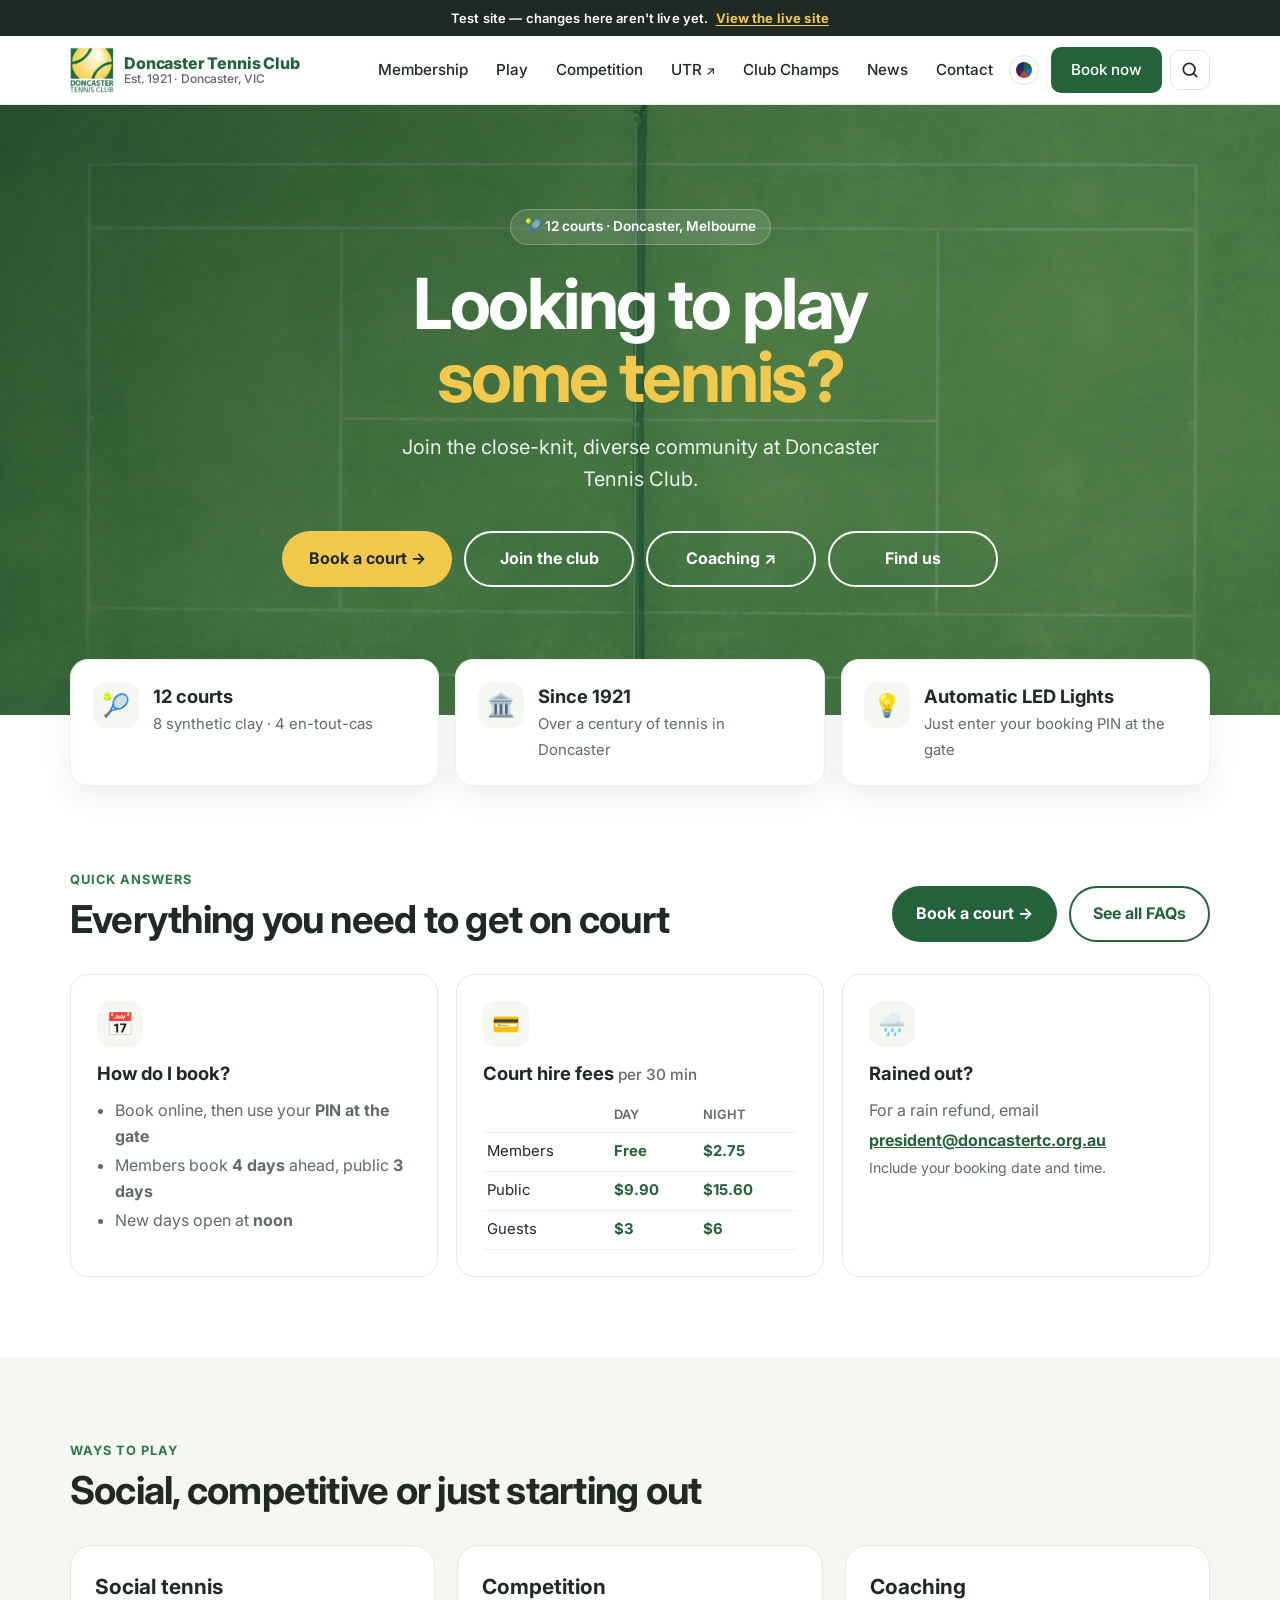
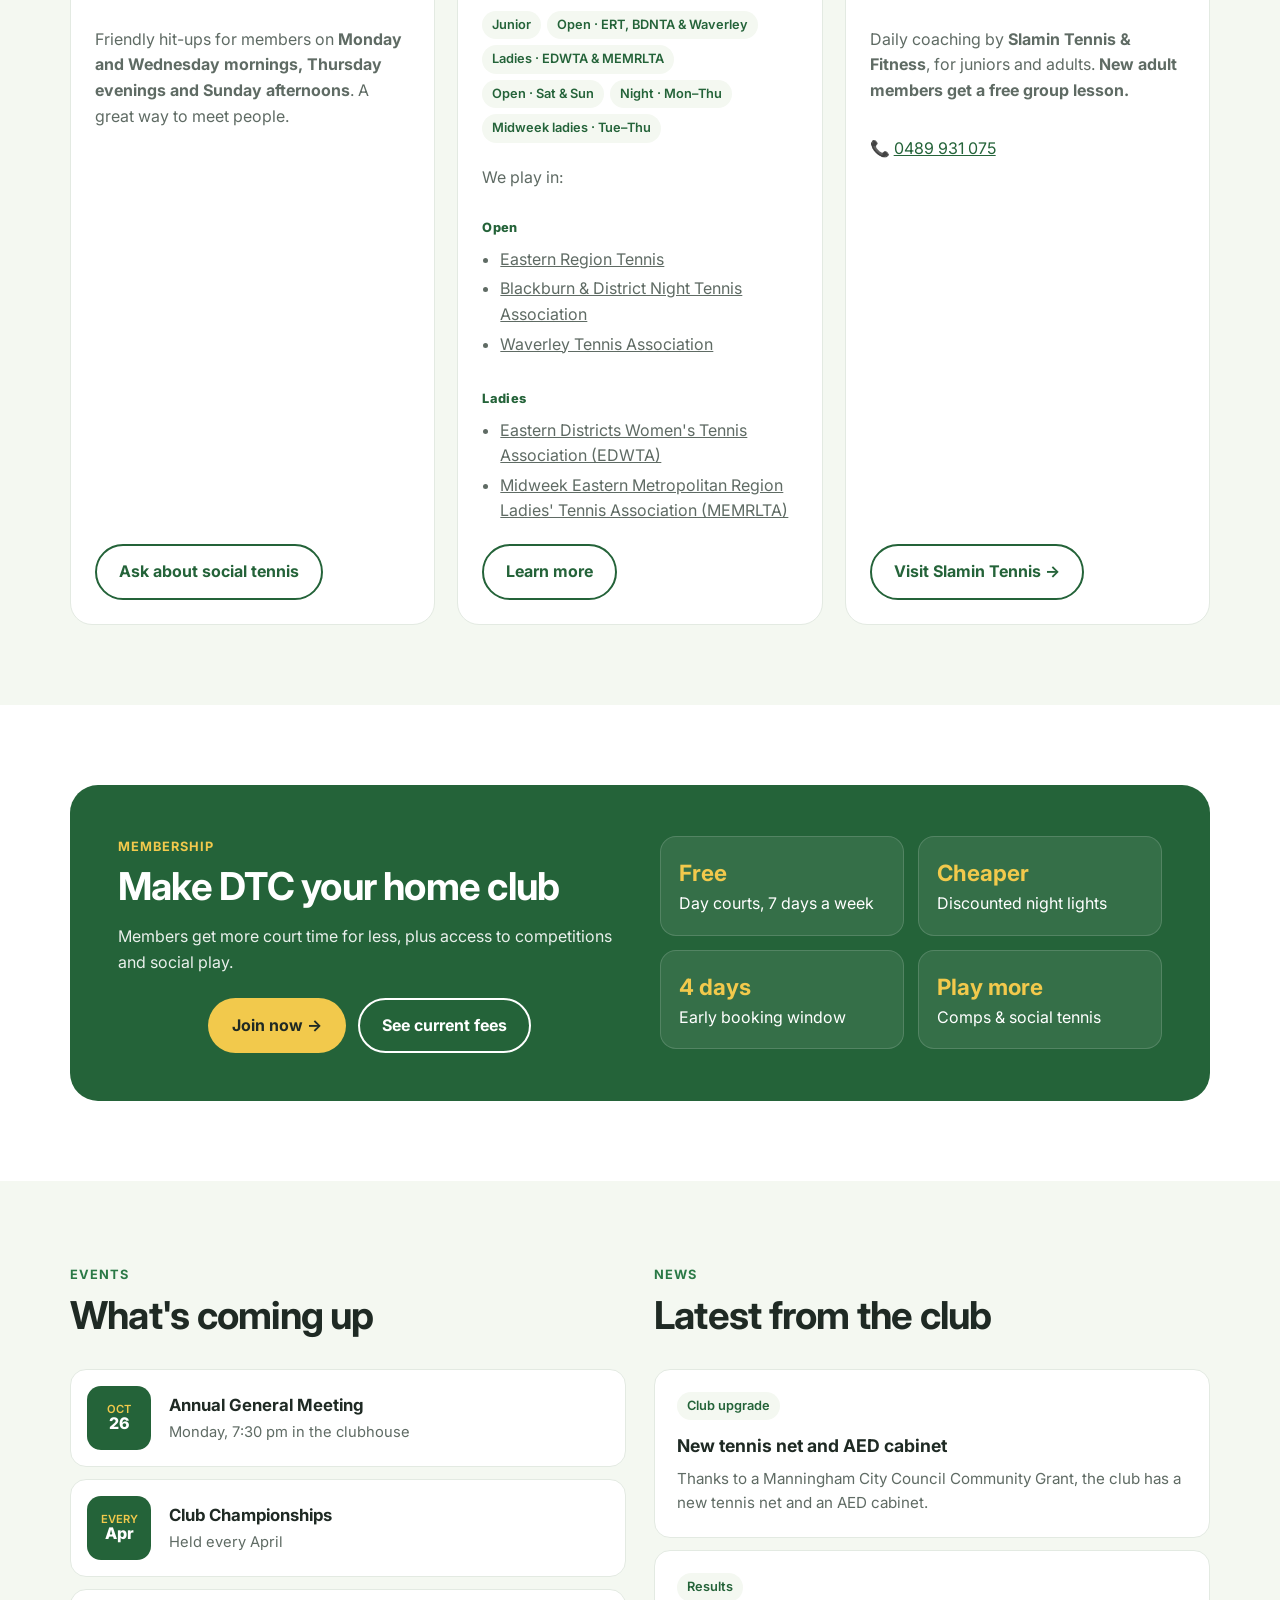
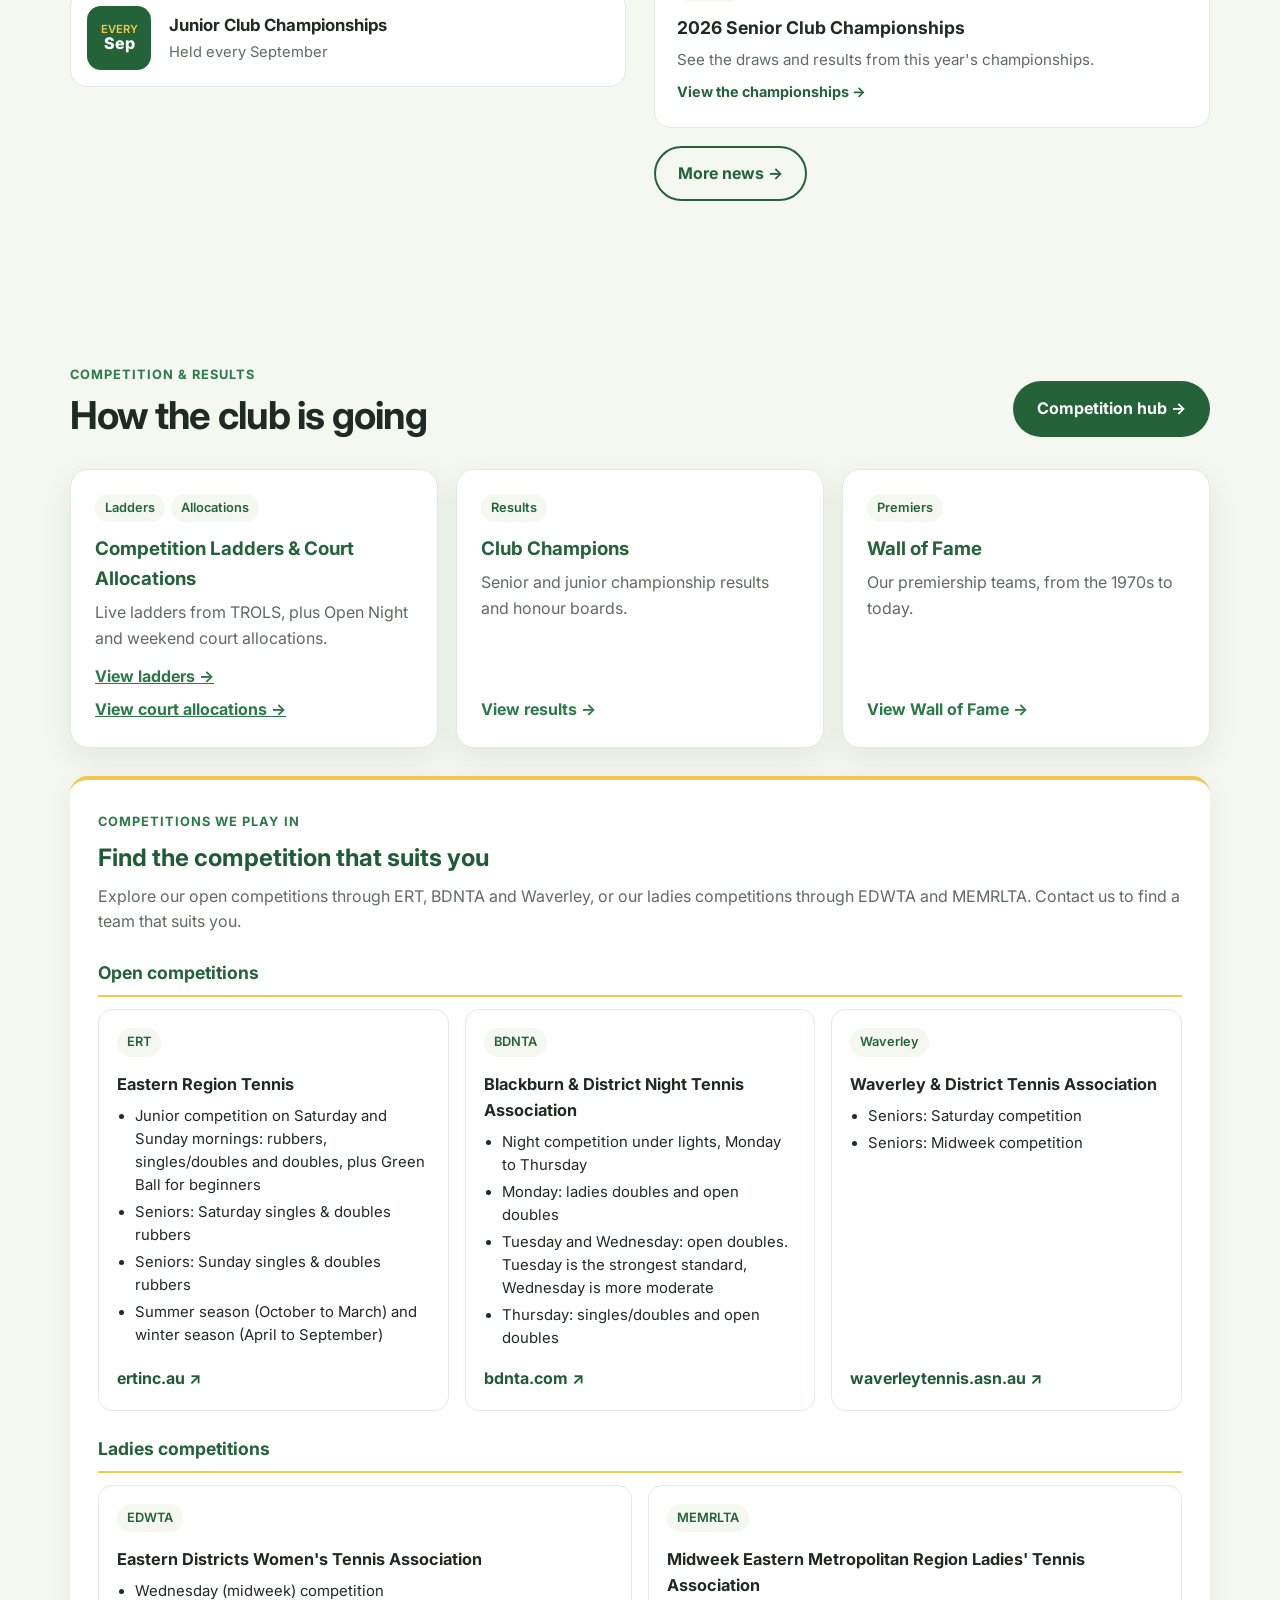
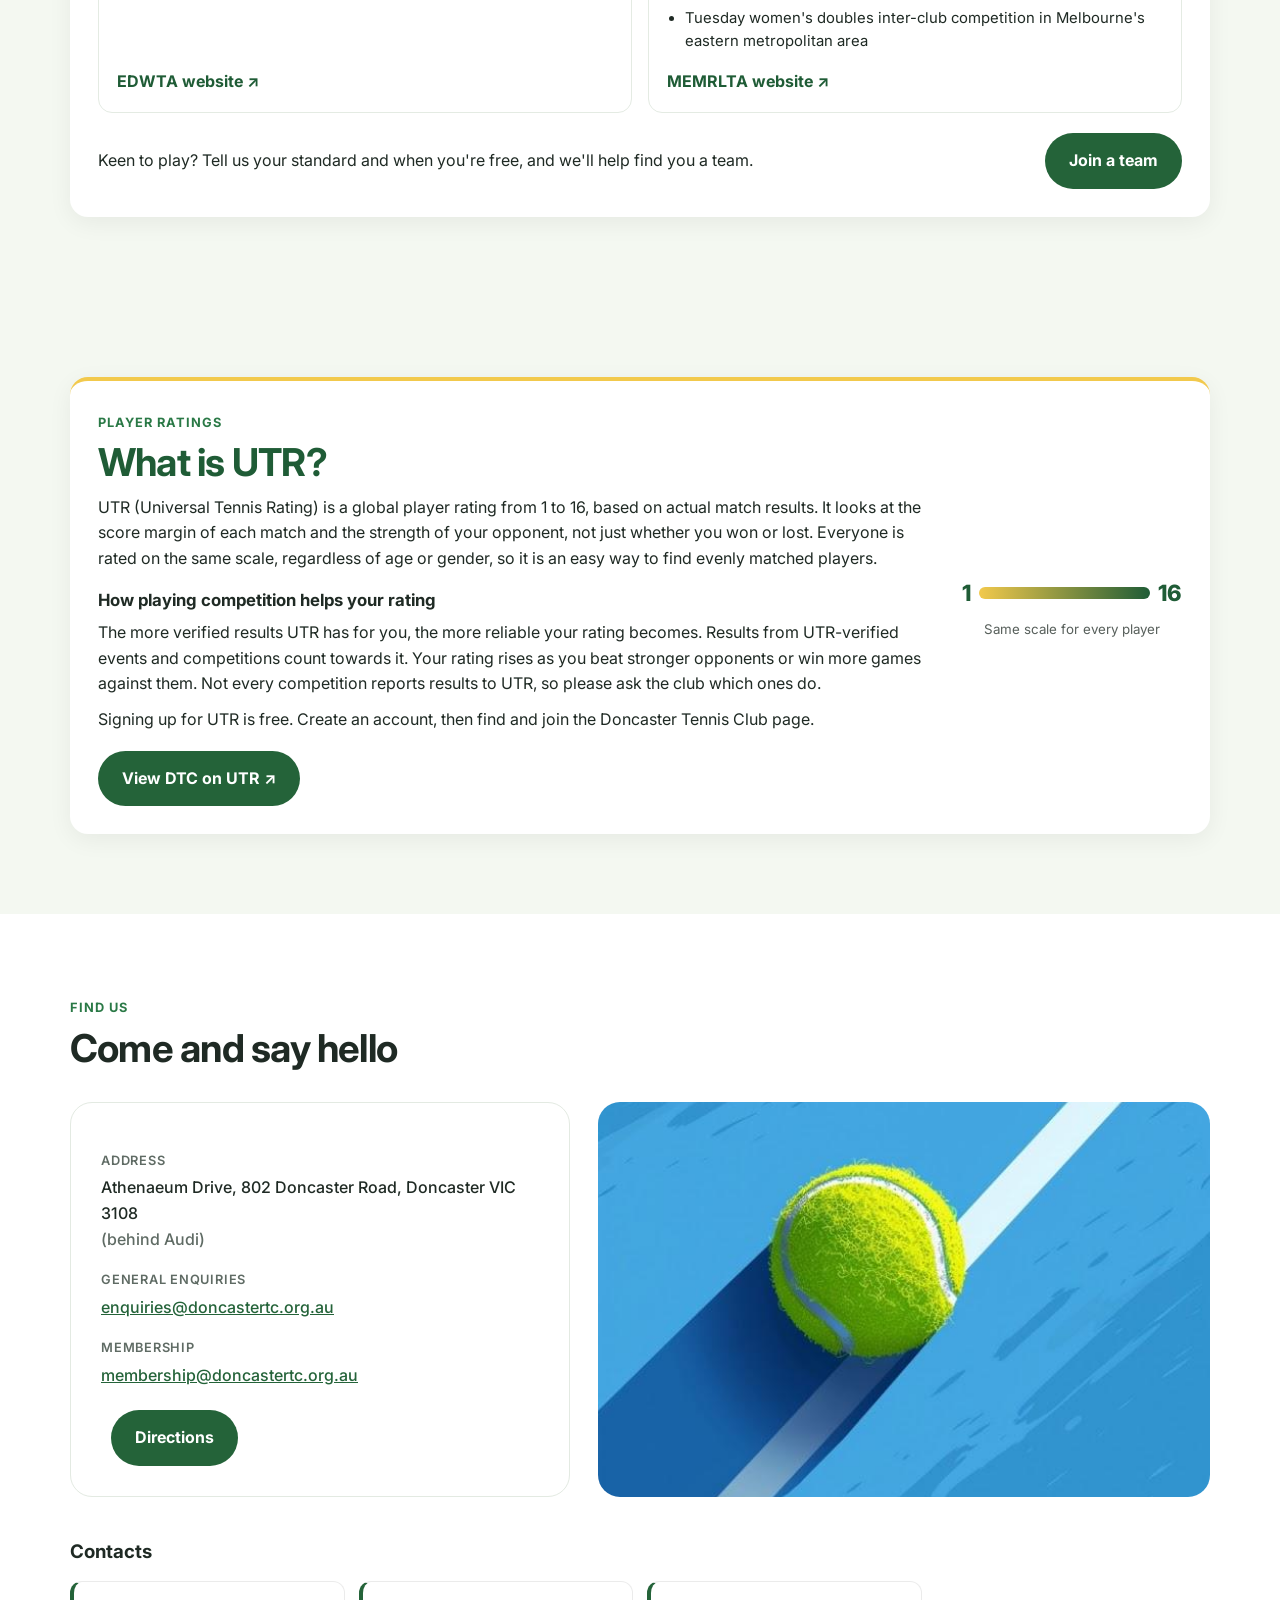
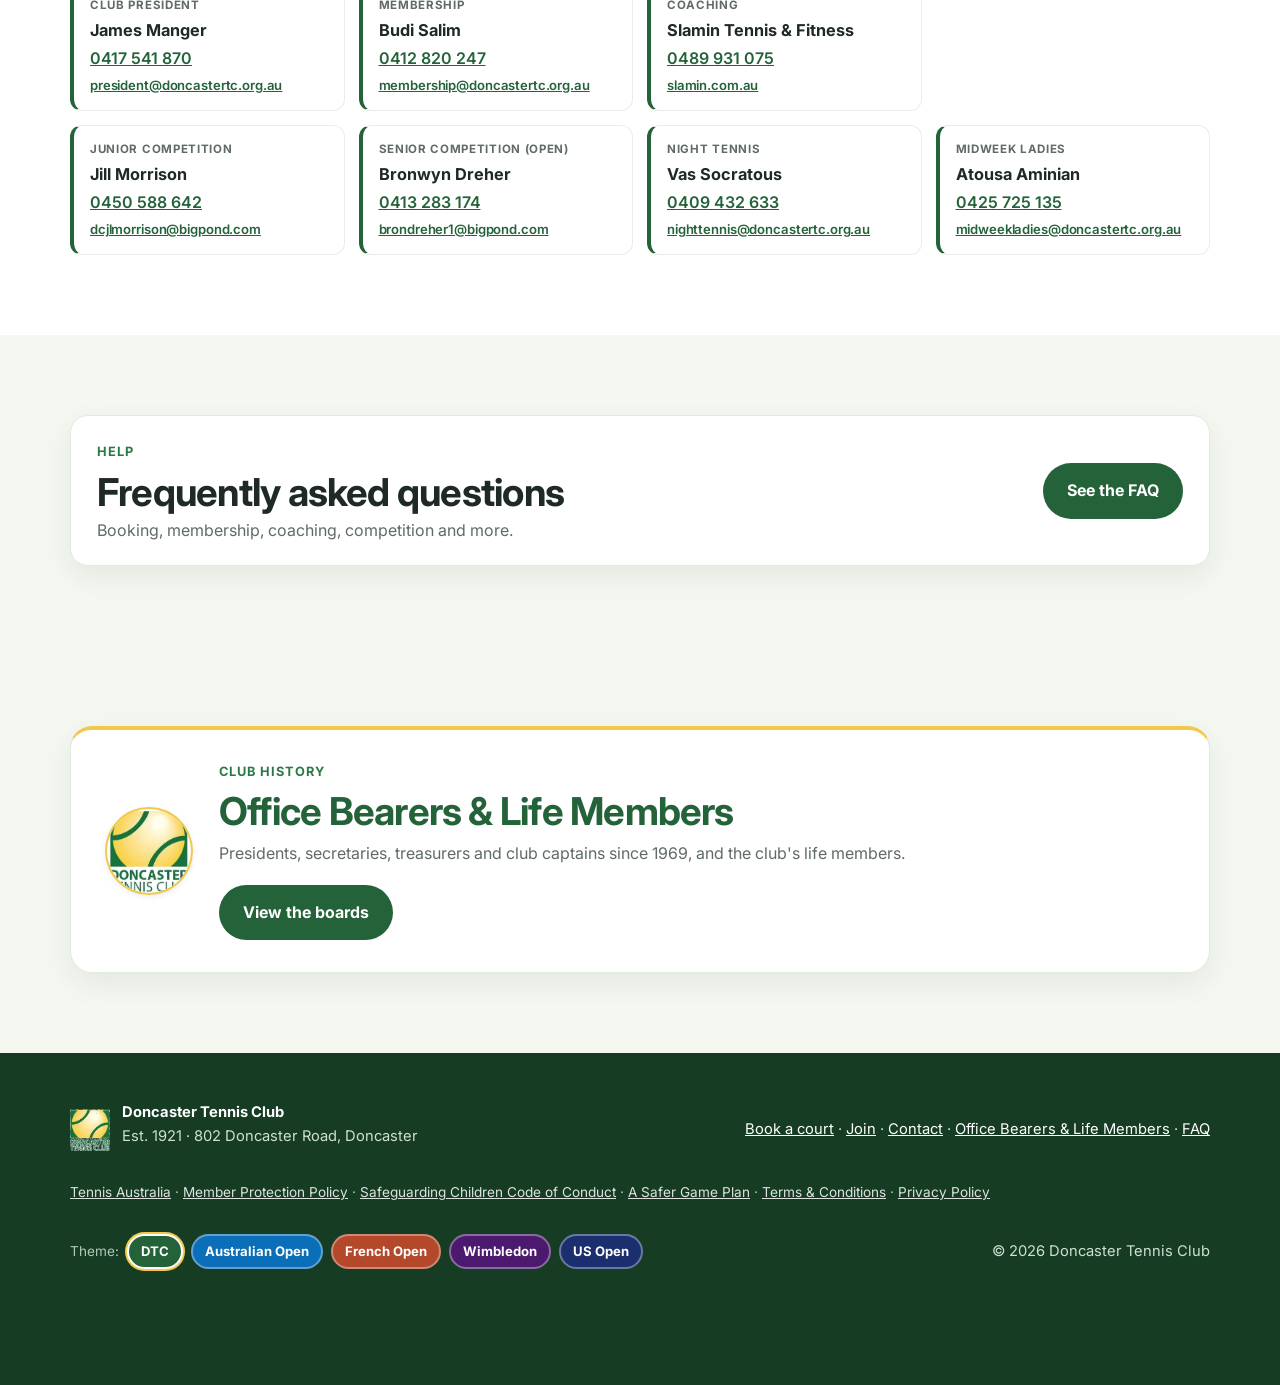
<file: test/index.html>
<!doctype html>
<html lang="en">
<head>
<meta charset="utf-8"><meta name="viewport" content="width=device-width,initial-scale=1">
<meta name="robots" content="noindex, nofollow">
<title>Doncaster Tennis Club · Melbourne</title>
<meta name="description" content="Doncaster Tennis Club – 12 courts in Doncaster, Melbourne. Book a court, join, coaching and competition.">
<link rel="icon" href="logo.png">
<link rel="preconnect" href="https://fonts.googleapis.com"><link href="https://fonts.googleapis.com/css2?family=Inter:wght@400;500;600;700;800&display=swap" rel="stylesheet">
<style>
:root{--g:#246339;--g2:#2A7946;--y:#F2C94C;--t:#1F2A24;--m:#5F6B64;--l:#F4F8F1;--r:18px;--sh:0 10px 30px rgba(31,42,36,.08)}
*{box-sizing:border-box}html{scroll-behavior:smooth;scroll-padding-top:80px}
body{margin:0;font-family:Inter,system-ui,-apple-system,Segoe UI,Roboto,sans-serif;color:var(--t);line-height:1.6;background:#fff}
img{max-width:100%;display:block}a{color:var(--g)}
.wrap{max-width:1180px;margin:0 auto;padding:0 20px}
.skip{position:absolute;left:-999px}.skip:focus{left:10px;top:10px;z-index:99;background:#fff;padding:8px}
:focus-visible{outline:3px solid var(--y);outline-offset:2px}
/* banner */
.banner{background:var(--y);color:var(--t);font-weight:600;font-size:.95rem}
.banner .wrap{display:flex;align-items:center;gap:12px;padding-top:9px;padding-bottom:9px}
.banner p{margin:0;flex:1;text-align:center}.banner button{background:none;border:0;font-size:1.4rem;line-height:1;cursor:pointer;color:var(--t)}
/* header */
header{position:sticky;top:0;z-index:50;background:rgba(255,255,255,.92);backdrop-filter:blur(10px);border-bottom:1px solid #e6ece6}
.nav{display:flex;align-items:center;justify-content:space-between;height:68px}
.brand{display:flex;align-items:center;gap:10px;text-decoration:none;color:var(--g);font-weight:800;letter-spacing:-.01em;line-height:1.1;flex-shrink:0}
.brand img{width:44px;height:46px}.brand small{display:block;font-weight:500;color:var(--m);font-size:.75rem}
.menu{display:flex;gap:4px;list-style:none;margin:0;padding:0;align-items:center}
.menu a{text-decoration:none;color:var(--t);font-weight:500;padding:8px 12px;border-radius:10px;font-size:.95rem;white-space:nowrap}
.menu a:hover{background:var(--l);color:var(--g)}
.menu a.btn-g:hover{background:var(--y);color:#1F2A24}
.btn{display:inline-flex;align-items:center;justify-content:center;gap:8px;font-weight:700;text-decoration:none;border-radius:999px;padding:13px 22px;transition:transform .15s,box-shadow .15s;border:2px solid transparent}
.btn:hover{transform:translateY(-2px);box-shadow:var(--sh)}
.btn-y{background:var(--y);color:var(--t)!important}.btn-g{background:var(--g);color:#fff!important}
.btn-o{border-color:currentColor;color:#fff}.btn-og{border-color:var(--g);color:var(--g)}
.menu .btn{padding:9px 18px;margin-left:8px}
.burger{display:none;background:none;border:0;width:44px;height:44px;cursor:pointer;border-radius:10px}
.burger span{display:block;width:22px;height:2px;background:var(--t);margin:5px auto;transition:.2s}
/* hero */
.hero{position:relative;color:#fff;overflow:hidden;background:linear-gradient(135deg,rgba(22,66,38,.86) 0%,color-mix(in srgb,var(--g) 76%,transparent) 50%,color-mix(in srgb,var(--g) 70%,transparent) 100%),url(hero-court.jpg) center 45%/cover no-repeat #246339}
@media(max-width:700px){.hero{background:linear-gradient(180deg,rgba(22,66,38,.82),color-mix(in srgb,var(--g) 78%,transparent)),url(hero-court-m.jpg) center/cover no-repeat #246339}}
.hero .wrap{display:flex;flex-direction:column;align-items:center;text-align:center;padding-top:104px;padding-bottom:128px;position:relative;z-index:1}
.eyebrow{display:inline-block;background:rgba(255,255,255,.12);border:1px solid rgba(255,255,255,.25);padding:6px 14px;border-radius:999px;font-size:.85rem;font-weight:600}
h1{font-size:clamp(2.4rem,6vw,4.4rem);line-height:1.04;letter-spacing:-.035em;margin:22px 0 18px;max-width:18ch;text-wrap:balance}
h1 em{font-style:normal;color:var(--y)}
.hero p.lead{font-size:1.25rem;opacity:.9;max-width:38ch;margin:0 auto 36px}
.ctas{display:flex;flex-wrap:wrap;gap:12px;justify-content:center}
/* quick info */
.facts{margin-top:-56px;position:relative;z-index:2}
.facts .grid{display:grid;grid-template-columns:repeat(3,1fr);gap:16px}
.fact{background:#fff;border-radius:var(--r);padding:22px;box-shadow:var(--sh);display:flex;gap:14px;align-items:flex-start;border:1px solid #edf1ec}
.ico{flex:none;width:46px;height:46px;border-radius:14px;background:var(--l);display:grid;place-items:center;font-size:1.4rem}
.fact b{display:block;font-size:1.15rem}.fact span{color:var(--m);font-size:.93rem}
section{padding:80px 0}.band{background:var(--l)}
.sh{display:flex;justify-content:space-between;align-items:end;gap:20px;margin-bottom:32px;flex-wrap:wrap}
h2{font-size:clamp(1.7rem,3.5vw,2.4rem);letter-spacing:-.02em;line-height:1.15;margin:6px 0 0}
.kicker{color:var(--g2);font-weight:700;text-transform:uppercase;letter-spacing:.08em;font-size:.8rem}
.sub{color:var(--m);max-width:52ch;margin:8px 0 0}
/* quick answers */
.qa{display:grid;grid-template-columns:repeat(3,1fr);gap:18px}
.card{background:#fff;border-radius:var(--r);padding:26px;border:1px solid #e3eae2;transition:transform .2s,box-shadow .2s}
.card:hover{transform:translateY(-4px);box-shadow:var(--sh)}
.card h3{margin:12px 0 10px;font-size:1.15rem}
.card ul{margin:0;padding-left:18px;color:var(--m)}.card li{margin:4px 0}
table{width:100%;border-collapse:collapse;font-size:.93rem}
th,td{text-align:left;padding:7px 4px;border-bottom:1px solid #edf1ec}th{color:var(--m);font-weight:600;font-size:.8rem;text-transform:uppercase}
td.p{font-weight:700;color:var(--g)}
.note{font-size:.82rem;color:var(--m);margin-top:10px}
/* ways */
.ways{display:grid;grid-template-columns:repeat(3,1fr);gap:22px}
.way{background:#fff;border-radius:22px;overflow:hidden;border:1px solid #e3eae2;display:flex;flex-direction:column;transition:transform .2s,box-shadow .2s}
.way:hover{transform:translateY(-4px);box-shadow:var(--sh)}
.way>img,.way-photos{aspect-ratio:4/3;object-fit:cover;width:100%;display:block}
.way-photos{position:relative;background:var(--l);overflow:hidden}
.way-photos[hidden]{display:none}
.way-photos .wp-slide{position:absolute;inset:0;opacity:0;transition:opacity .7s ease;color:inherit;text-decoration:none}
.way-photos .wp-slide.is-on{opacity:1;z-index:1}
.way-photos .wp-slide img{width:100%;height:100%;object-fit:cover;aspect-ratio:auto}
.way-photos .wp-cap{position:absolute;left:0;right:0;bottom:0;padding:26px 14px 24px;background:linear-gradient(180deg,transparent,rgba(15,24,18,.78));color:#fff;font-size:.82rem;font-weight:600;line-height:1.3;display:-webkit-box;-webkit-line-clamp:2;-webkit-box-orient:vertical;overflow:hidden}
.way-photos .wp-dots{position:absolute;left:0;right:0;bottom:7px;display:flex;justify-content:center;gap:6px;z-index:2}
.way-photos .wp-dots button{width:8px;height:8px;padding:0;border:0;border-radius:999px;background:rgba(255,255,255,.55);cursor:pointer}
.way-photos .wp-dots button[aria-current=true]{background:var(--y);width:16px}
@media (prefers-reduced-motion:reduce){.way-photos .wp-slide{transition:none}}
.way .b{padding:24px;display:flex;flex-direction:column;flex:1}
.way h3{margin:0 0 8px;font-size:1.3rem}.way p,.way li{color:var(--m)}.way ul{padding-left:18px;margin:0 0 16px}
.way .btn{margin-top:auto;align-self:flex-start}
.tag{display:inline-block;background:var(--l);color:var(--g);font-weight:600;font-size:.8rem;padding:4px 10px;border-radius:999px;margin:0 6px 6px 0}
/* membership */
.mem{background:var(--g);color:#fff;border-radius:28px;padding:48px;display:grid;grid-template-columns:1fr 1fr;gap:40px;align-items:center;position:relative;overflow:hidden}
.mem h2{color:#fff}.mem .kicker{color:var(--y)}
.perks{display:grid;grid-template-columns:1fr 1fr;gap:14px;list-style:none;padding:0;margin:0}
.perks li{background:rgba(255,255,255,.08);border:1px solid rgba(255,255,255,.15);border-radius:16px;padding:18px}
.perks b{display:block;color:var(--y);font-size:1.4rem}
.mem a.link{color:#fff;font-weight:600}
.news.has-img{display:flex;gap:16px;align-items:flex-start}.news .th{width:96px;height:96px;flex:none;object-fit:cover;border-radius:12px}
.news .dt{color:var(--m);font-size:.85rem;font-weight:600}
.news-load{padding:22px;border-radius:16px;border:1px dashed #cfdccd;color:var(--m);margin-bottom:12px}
.news-more{margin-top:6px}
/* events & news */
.two{display:grid;grid-template-columns:1fr 1fr;gap:28px}
.ev{display:flex;gap:18px;align-items:center;padding:16px;background:#fff;border-radius:16px;border:1px solid #e3eae2;margin-bottom:12px}
.date{flex:none;width:64px;height:64px;border-radius:14px;background:var(--g);color:#fff;display:grid;place-items:center;text-align:center;line-height:1.05;font-weight:800}
.date small{display:block;font-size:.7rem;font-weight:600;color:var(--y);text-transform:uppercase}
.ev h3{margin:0;font-size:1.05rem}.ev p{margin:2px 0 0;color:var(--m);font-size:.92rem}
.news{display:block;text-decoration:none;color:inherit;padding:22px;background:#fff;border-radius:16px;border:1px solid #e3eae2;margin-bottom:12px;transition:.2s}
.news:hover{border-color:var(--g2);box-shadow:var(--sh)}
.news h3{margin:6px 0;font-size:1.1rem}.news p{margin:0;color:var(--m);font-size:.95rem}.news .more{color:var(--g);font-weight:700;font-size:.9rem;margin-top:8px;display:inline-block}
/* find */
.find{display:grid;grid-template-columns:.9fr 1.1fr;gap:28px;align-items:stretch}
.contact{background:#fff;border-radius:22px;padding:30px;border:1px solid #e3eae2}
.contacts{margin-top:40px}.contacts h3{margin:0 0 14px}.cgrid{display:grid;grid-template-columns:repeat(auto-fill,minmax(250px,1fr));gap:14px}.cc{background:#fff;border:1px solid rgba(0,0,0,.08);border-left:4px solid var(--g);border-radius:12px;padding:14px 16px;display:flex;flex-direction:column;gap:3px;min-width:0}.cc .cr{font-size:.72rem;text-transform:uppercase;letter-spacing:.06em;color:var(--m);font-weight:700}.cc b{font-size:1.02rem}.cc a{overflow-wrap:anywhere;font-weight:600}
.contact dl{margin:0}.contact dt{font-size:.8rem;text-transform:uppercase;letter-spacing:.06em;color:var(--m);font-weight:600;margin-top:18px}
.contact dd{margin:4px 0 0;font-weight:500}
.social{display:flex;gap:10px;margin-top:22px;flex-wrap:wrap}
iframe{background:var(--l) url(h20.jpg) center/cover;width:100%;height:100%;min-height:380px;border:0;border-radius:22px}
footer{background:#163d24;color:#cfe0d3;padding:48px 0 110px;font-size:.92rem}
footer .wrap{display:flex;justify-content:space-between;gap:24px;flex-wrap:wrap;align-items:center}
footer a{color:#fff}footer img{width:40px}
.fb{display:flex;gap:12px;align-items:center}
.soc{display:flex;gap:8px;align-items:center}
.soc a{display:inline-flex;align-items:center;justify-content:center;width:40px;height:40px;border-radius:50%;border:2px solid currentColor;color:var(--g);text-decoration:none;background:transparent;flex-shrink:0}
.soc a:hover,.soc a:focus-visible{background:var(--g);color:#fff;outline:2px solid var(--g);outline-offset:2px}
.soc a svg{width:18px;height:18px;fill:currentColor;display:block}
.fb .soc{margin-top:10px}
footer .soc a{color:#fff;border-color:rgba(255,255,255,.65)}
footer .soc a:hover,footer .soc a:focus-visible{background:#fff;color:#163d24;outline-color:#fff}

/* mobile bar */
.mbar{display:none}
/* reveal */
.rv{opacity:0;transform:translateY(24px);transition:opacity .7s ease,transform .7s ease}.rv.in{opacity:1;transform:none}
#results .sub{max-width:420px}
.tabs{display:flex;gap:6px;background:#fff;border:1px solid #e3eae2;border-radius:999px;padding:5px;width:max-content;max-width:100%;overflow-x:auto;margin-bottom:24px}
.tabs button{border:0;background:none;font:inherit;font-weight:700;color:var(--m);padding:10px 18px;border-radius:999px;cursor:pointer;white-space:nowrap}
.tabs button[aria-selected=true]{background:var(--g);color:#fff}
.sm-l{display:none}
.tp{background:#fff;border:1px solid #e3eae2;border-radius:var(--r);padding:26px;box-shadow:var(--sh)}
.lad{display:grid;grid-template-columns:repeat(3,1fr);gap:18px;margin-bottom:18px}
.lg h4{margin:0 0 8px;font-size:.85rem;color:var(--m);text-transform:uppercase;letter-spacing:.05em}
.chips{display:flex;flex-wrap:wrap;gap:6px}
.chip{border:1.5px solid var(--g);background:#fff;color:var(--g);font:inherit;font-size:.88rem;font-weight:600;padding:6px 12px;border-radius:999px;cursor:pointer}
.chip.on,.chip:hover{background:var(--g);color:#fff}
.lframe{border:1px solid #e3eae2;border-radius:12px;overflow:hidden}
.lhead{display:flex;justify-content:space-between;gap:10px;flex-wrap:wrap;padding:12px 16px;background:var(--l);font-size:.95rem}
.lhead a{font-weight:700}
#lif{width:100%;height:560px;border:0;display:block;background:#fff}
.tw{overflow-x:auto;-webkit-overflow-scrolling:touch;margin:0 0 8px}
.rt{min-width:560px}.rt td.w{font-weight:700;color:var(--g)}.rt td.ev-n{font-weight:600}
.rt tbody tr:nth-child(even){background:#fafcf9}.rt td,.rt th{padding:10px 10px}
.rh{margin:26px 0 8px;font-size:1.1rem}.rh:first-child{margin-top:0}
.soon{background:var(--l);border-radius:14px;padding:20px 22px}.soon h3{margin:8px 0 4px}.soon p{margin:0 0 14px;color:var(--m)}
details{margin-top:18px;border-top:1px solid #edf1ec;padding-top:14px}summary{cursor:pointer;font-weight:700;color:var(--g);font-size:1.02rem}
details .tw{margin-top:12px}
.dyn:empty{display:none}.dyn{margin-top:22px}.dyn h4{margin:0 0 8px;font-size:.85rem;color:var(--m);text-transform:uppercase;letter-spacing:.05em}
.dyn a{display:block;padding:8px 0;border-bottom:1px solid #edf1ec;text-decoration:none;font-weight:600}.dyn a span{color:var(--m);font-weight:400;font-size:.85rem;margin-left:8px}
@media (max-width:960px){.lad{grid-template-columns:1fr}}
@media (max-width:600px){.lg-l{display:none}.sm-l{display:inline}.tabs{width:100%}.tabs button{flex:1}.tp{padding:18px}.tabs button{padding:9px 13px;font-size:.9rem}#lif{height:480px}}
@media (prefers-reduced-motion:reduce){*{transition:none!important;scroll-behavior:auto!important}.rv{opacity:1;transform:none}}
@media (max-width:1100px) and (min-width:1021px){
 .menu{gap:2px}
 .menu a{padding:8px 8px}
 .menu .btn{padding:9px 14px;margin-left:4px}
}
@media (max-width:1020px){
 .menu{position:fixed;inset:68px 0 auto 0;background:#fff;flex-direction:column;align-items:stretch;padding:12px 20px 24px;gap:2px;box-shadow:var(--sh);transform:translateY(-12px);opacity:0;visibility:hidden;transition:.25s;z-index:-1;top:68px;bottom:auto}
 .menu.open{transform:none;opacity:1;visibility:visible}.menu a{padding:14px 12px;font-size:1.05rem}.menu .btn{margin:10px 0 0}
 .burger{display:block}
 .burger[aria-expanded=true] span:nth-child(1){transform:translateY(7px) rotate(45deg)}
 .burger[aria-expanded=true] span:nth-child(2){opacity:0}
 .burger[aria-expanded=true] span:nth-child(3){transform:translateY(-7px) rotate(-45deg)}
}
@media (max-width:960px){
 .hero .wrap{padding-top:64px;padding-bottom:96px}
 .facts .grid,.qa,.ways,.two,.find,.mem{grid-template-columns:1fr}
 .mem{padding:30px 22px}
 section{padding:56px 0}
}
@media (max-width:600px){
 .hero .wrap{padding-top:48px;padding-bottom:84px}
 .ctas .btn{flex:1 1 100%}
 .perks{grid-template-columns:1fr 1fr}
 .mbar{display:grid;grid-template-columns:1fr 1fr 1fr;gap:8px;position:fixed;left:0;right:0;bottom:0;z-index:60;background:#fff;padding:10px 12px calc(10px + env(safe-area-inset-bottom));box-shadow:0 -6px 20px rgba(0,0,0,.08)}
 .mbar a{padding:12px 6px;font-size:.92rem}
}

[data-theme=ao]{--g:#0A6FB8;--g2:#0091D2;--y:#C8E63C;--l:#EEF6FB}
[data-theme=rg]{--g:#B4482A;--g2:#D0623E;--y:#F3D08A;--l:#FBF2EC}
[data-theme=wim]{--g:#4B1A6E;--g2:#00703C;--y:#E2CF8E;--l:#F5F1F8}
[data-theme=us]{--g:#1B2F6E;--g2:#2F6FD6;--y:#FFD100;--l:#EEF2FA}
.themes{display:flex;flex-wrap:wrap;gap:8px;align-items:center;justify-content:center;margin:6px 0}
.themes span{font-size:.85rem;opacity:.85}
.themes button{border:2px solid rgba(255,255,255,.35);border-radius:999px;padding:5px 12px;font:inherit;font-size:.82rem;font-weight:700;cursor:pointer;color:#fff;background:var(--sw)}
.themes button[aria-pressed=true]{border-color:#fff;box-shadow:0 0 0 2px var(--y)}

.tsel{position:relative;display:flex;align-items:center}
.tbtn{width:30px;height:30px;border-radius:50%;border:1px solid #dfe6de;background:#fff;cursor:pointer;display:grid;place-items:center;padding:0}
.tbtn:hover{border-color:var(--g)}
.tdot{width:16px;height:16px;border-radius:50%;background:conic-gradient(#246339 0 20%,#0A6FB8 0 40%,#B4482A 0 60%,#4B1A6E 0 80%,#1B2F6E 0)}
.tpop{position:absolute;top:40px;right:0;background:#fff;border:1px solid #e3eae2;border-radius:999px;padding:6px;display:flex;gap:6px;box-shadow:var(--sh);z-index:60}
.tpop[hidden]{display:none}
.tpop button{width:22px;height:22px;border-radius:50%;border:2px solid #fff;background:var(--sw);cursor:pointer;padding:0;box-shadow:0 0 0 1px rgba(0,0,0,.12)}
.tpop button[aria-pressed=true]{box-shadow:0 0 0 2px var(--y),0 0 0 3px var(--t)}

.tpop button{position:relative}
.tpop button::after{content:attr(data-n);position:absolute;top:32px;left:50%;transform:translateX(-50%);white-space:nowrap;background:var(--t);color:#fff;font-size:.75rem;font-weight:600;padding:5px 9px;border-radius:6px;opacity:0;pointer-events:none;transition:opacity .15s}
.tpop button:hover::after,.tpop button:focus-visible::after{opacity:1}
.tpop button:last-child::after{left:auto;right:-6px;transform:none}

.banner{position:relative;overflow:hidden;border-bottom:3px solid var(--g)}
.banner::before{content:"";position:absolute;inset:0;background:linear-gradient(100deg,transparent 30%,rgba(255,255,255,.55) 50%,transparent 70%);transform:translateX(-100%);animation:bshine 5s ease-in-out infinite}
.banner .wrap{position:relative}
@keyframes bshine{0%,60%{transform:translateX(-100%)}100%{transform:translateX(100%)}}
.bnew{display:inline-block;background:var(--g);color:#fff;font-size:.7rem;font-weight:800;letter-spacing:.08em;padding:3px 8px;border-radius:999px;margin-right:6px;vertical-align:2px;animation:bpulse 1.8s ease-in-out infinite}
@keyframes bpulse{0%,100%{box-shadow:0 0 0 0 color-mix(in srgb,var(--g) 60%,transparent)}50%{box-shadow:0 0 0 6px transparent}}
.bmore{color:var(--g);font-weight:800;margin-left:8px;white-space:nowrap;text-decoration:underline;text-underline-offset:3px}
@media (prefers-reduced-motion:reduce){.banner::before,.bnew{animation:none}}
.plays{margin:.2em 0 1em 1.2em;padding:0;list-style:disc}.plays,.plays li,.plays a{font-size:1rem!important;font-weight:400}.plays li{margin:.25em 0}.plays a{color:inherit;text-decoration:underline}.hero .ctas .btn{width:170px}@media(max-width:700px){.hero .ctas .btn{width:100%}}.cc a[href^="mailto:"],.cc a[href^="http"]{font-size:.82rem;letter-spacing:-.01em}
.phead{background:linear-gradient(135deg,#163d24,#246339);color:#fff;padding:56px 0 48px}.phead h1{color:#fff;margin:6px 0 8px;font-size:clamp(2rem,4vw,2.8rem)}.phead p{margin:0;color:#d6e6da}.phead .kicker{color:var(--y)}
.rpage{padding:40px 0 80px;background:var(--l)}
.intro{margin:0 0 14px;color:var(--m)}
.jump{margin-bottom:8px}.jump .chip{text-decoration:none}
.assoc{font-size:1.35rem;margin:34px 0 12px;padding-bottom:8px;border-bottom:3px solid var(--y);scroll-margin-top:90px}
.lsec{border:1px solid #e3eae2;border-radius:12px;overflow:hidden;margin-bottom:18px}
.lsec .lhead h3{margin:0;font-size:1.02rem;color:var(--g)}
iframe.trols{width:100%;height:520px;min-height:0;border:0;border-radius:0;display:block;background:#fff}
.yr{scroll-margin-top:90px;margin-top:34px}.yr:first-of-type{margin-top:20px}
.yh{font-size:1.25rem;margin:0 0 6px;padding-bottom:8px;border-bottom:3px solid var(--y)}
.gh{margin:18px 0 6px;font-size:.85rem;letter-spacing:.08em;color:var(--g2)}
.board{max-width:720px;margin:0 auto;text-align:center}.board .bk{margin:0;text-transform:uppercase;letter-spacing:.14em;font-size:.78rem;color:var(--m);font-weight:700}
.board h2{margin:4px 0 2px;color:var(--g)}.board .bs{margin:0 0 14px;font-style:italic;color:var(--m)}.board table{text-align:left}.board .rt{min-width:0}.hb td.w{color:inherit;font-weight:500}
.slides{max-width:860px;margin:30px auto 0;aspect-ratio:16/9.6}.slides iframe{min-height:0;height:100%;border-radius:14px}
.note{font-size:.88rem;color:var(--m)}
.rteaser{display:grid;grid-template-columns:repeat(3,1fr);gap:18px}
.rteaser .rcard{display:flex;flex-direction:column;box-sizing:border-box;height:100%}
.rteaser .rcard > .tag{align-self:flex-start}
.rcard .more,.rcard .mores{margin-top:auto}
.rcard .mores{display:flex;flex-wrap:wrap;gap:8px 18px}
.rcard .mores .more{margin-top:0}
.utr-band .utr{margin-top:0}
.comps{margin-top:28px;background:var(--card,#fff);border-radius:18px;box-shadow:0 6px 24px rgba(0,0,0,.06);padding:28px;border-top:4px solid var(--gold,#f2c94c);scroll-margin-top:90px}
.comps h3{margin:6px 0 6px;font-size:1.5rem;color:var(--green,#1f5c36)}.comps-sub{margin:0 0 18px;color:var(--m)}
.comps-grid{display:grid;grid-template-columns:repeat(2,1fr);gap:16px}.comp{border:1px solid #e4ebe3;border-radius:14px;padding:18px;display:flex;flex-direction:column}
.comp .tag{align-self:flex-start;width:fit-content;max-width:max-content}.comp h4{margin:8px 0 8px;font-size:1.02rem}.comp ul{margin:0 0 12px;padding-left:18px;line-height:1.55;font-size:.93rem}.comp li{margin-bottom:4px}.comp .more{margin-top:auto;font-weight:700;color:var(--green,#1f5c36);text-decoration:none}
.comps-cta{display:flex;align-items:center;justify-content:space-between;gap:16px;margin-top:20px;flex-wrap:wrap}.comps-cta p{margin:0}

@media (max-width:900px){.comps-grid{grid-template-columns:1fr}.comps{padding:20px}}
.utr{margin-top:28px;background:var(--card,#fff);border-radius:18px;box-shadow:0 6px 24px rgba(0,0,0,.06);padding:28px;display:grid;grid-template-columns:1fr 220px;gap:28px;align-items:center;border-top:4px solid var(--gold,#f2c94c)}
.utr h2{margin:6px 0 10px;color:var(--green,#1f5c36)}.utr h3{margin:16px 0 6px;font-size:1.05rem}.utr p{margin:0 0 10px;line-height:1.6}
.utr-btn{display:inline-block;margin-top:8px}
#utr{scroll-margin-top:90px}.utr-scale{display:grid;grid-template-columns:auto 1fr auto;gap:8px;align-items:center;text-align:center}
.utr-n{font-weight:800;font-size:1.4rem;color:var(--green,#1f5c36)}.utr-bar{height:12px;border-radius:6px;background:linear-gradient(90deg,var(--gold,#f2c94c),var(--green,#1f5c36))}.utr-scale small{grid-column:1/-1;opacity:.75}
.sr-only{position:absolute;width:1px;height:1px;overflow:hidden;clip:rect(0 0 0 0);white-space:nowrap}
@media (max-width:700px){.utr{grid-template-columns:1fr;padding:20px}.utr-scale{order:-1}}
.wof-era{scroll-margin-top:90px;margin-top:30px}.wof-h{font-size:1.15rem;margin:0 0 12px;padding-bottom:6px;border-bottom:3px solid var(--y);color:var(--g)}
.wof-grid{display:grid;grid-template-columns:repeat(auto-fill,minmax(250px,1fr));gap:18px}
.wof-card{margin:0;background:#fff;border:1px solid #e3eae2;border-radius:14px;overflow:hidden;display:flex;flex-direction:column;box-shadow:0 2px 10px rgba(0,0,0,.04)}
.wof-open{all:unset;cursor:zoom-in;display:block;aspect-ratio:4/3;background:#eef3ee;overflow:hidden}.wof-open:focus-visible{outline:3px solid var(--y);outline-offset:-3px}
.wof-open img{width:100%;height:100%;object-fit:cover;display:block;transition:transform .3s}.wof-open:hover img{transform:scale(1.03)}
.wof-card figcaption{padding:12px 14px;font-size:.92rem;font-weight:600;color:var(--t,#1d2a20);line-height:1.35}
.wof-lb{position:fixed;inset:0;z-index:1000;background:rgba(10,20,14,.92);display:flex;align-items:center;justify-content:center;padding:20px}.wof-lb[hidden]{display:none}
.wof-lb figure{margin:0;max-width:min(1200px,92vw);text-align:center}.wof-lb img{max-width:100%;max-height:80vh;border-radius:8px;display:block;margin:0 auto}
.wof-lb figcaption{color:#fff;margin-top:12px;font-weight:600}
.wof-lb button{position:absolute;background:rgba(255,255,255,.12);color:#fff;border:0;border-radius:999px;width:46px;height:46px;font-size:1.8rem;line-height:1;cursor:pointer}.wof-lb button:hover,.wof-lb button:focus-visible{background:var(--y);color:#1d1d1d;outline:none}
.wof-x{top:16px;right:16px}.wof-prev{left:16px;top:50%;transform:translateY(-50%)}.wof-next{right:16px;top:50%;transform:translateY(-50%)}
@media(max-width:600px){.wof-grid{grid-template-columns:1fr 1fr;gap:10px}.wof-card figcaption{padding:8px 10px;font-size:.8rem}.wof-prev,.wof-next{top:auto;bottom:18px;transform:none}.wof-prev{left:calc(50% - 56px)}.wof-next{right:calc(50% - 56px)}}

.rcard{display:block;background:#fff;border:1px solid #e3eae2;border-radius:var(--r);padding:24px;box-shadow:var(--sh);text-decoration:none;color:inherit;transition:transform .2s}.rcard:hover{transform:translateY(-3px)}
.rcard h3{margin:6px 0 6px;color:var(--g)}.rcard p{margin:0 0 12px;color:var(--m)}.rcard .more{font-weight:700;color:var(--g2)}
@media (max-width:900px){.rteaser{grid-template-columns:1fr}.tp{padding:18px}iframe.trols{height:460px}}
@media (max-width:600px){.rt.st{min-width:0}.rt.st thead{display:none}.rt.st tr{display:block;padding:10px 4px;border-bottom:1px solid #edf1ec}.rt.st td{display:inline;border:0;padding:0}
.rt.st td.ev-n{display:block;font-size:.8rem;text-transform:uppercase;letter-spacing:.05em;color:var(--m);margin-bottom:2px}
.rt.st td:nth-child(3)::before{content:" def. ";color:var(--m);font-weight:400}.rt.st:not(.jt) td:nth-child(3)::before{content:" d. "}
.rt.st td:nth-child(4)::before{content:" · ";color:var(--m)}.rt.st td:nth-child(4){color:var(--m);white-space:nowrap}.jump .chip{font-size:.82rem}.lg-l{display:none}.sm-l{display:inline}.rt{min-width:520px}.board .rt{min-width:0}}
@media(max-width:600px){#results .tabs{border-radius:14px;padding:4px;gap:2px}#results .tabs button{flex:1 1 auto;padding:9px 6px;font-size:.8rem;letter-spacing:-.01em}}

.comp-list-label{font-size:.8rem;font-weight:800;color:var(--g);margin:12px 0 4px;letter-spacing:.03em}.ways .comp-list-label+.plays{margin-top:0}
.comp-group-title{font-size:1.1rem;color:var(--g);margin:24px 0 12px;padding-bottom:8px;border-bottom:2px solid var(--y)}
@media(min-width:901px){.comps-open{grid-template-columns:repeat(3,minmax(0,1fr))}.comps-ladies{grid-template-columns:repeat(2,minmax(0,1fr))}}
/* office bearers CTA under contact */
.ob-cta{display:grid;grid-template-columns:auto 1fr;gap:28px;align-items:center;background:#fff;border:1px solid #e3eae2;border-top:4px solid var(--y);border-radius:22px;padding:32px 36px;box-shadow:var(--sh);text-decoration:none;color:inherit;transition:transform .2s,box-shadow .2s}
.ob-cta:hover{transform:translateY(-3px);box-shadow:var(--sh)}
.ob-cta img{width:84px;height:84px;object-fit:contain;border-radius:50%;background:#fff;box-shadow:0 0 0 2px var(--y),0 2px 8px rgba(0,0,0,.12)}
.ob-cta .kicker{display:block}
.ob-cta h2{margin:6px 0 8px;color:var(--g)}
.ob-cta p{margin:0 0 18px;color:var(--m)}
.ob-cta .btn{pointer-events:none}
@media (max-width:700px){
 .ob-cta{grid-template-columns:1fr;padding:24px 20px;text-align:center;justify-items:center;gap:16px}
 .ob-cta img{width:72px;height:72px}
 .ob-cta p{margin-bottom:16px}
}

</style>
<link rel="stylesheet" href="search.css">
<link rel="stylesheet" href="theme.css">
<link rel="stylesheet" href="test-banner.css">
<script>try{var t=localStorage.getItem("dtc-theme");if(t)document.documentElement.dataset.theme=t}catch(e){}</script>
<script src="theme.js"></script>
</head>
<body>
<a class="skip" href="#main">Skip to content</a>
<div class="dtc-test" role="status">Test site — changes here aren't live yet. <a href="https://www.doncastertc.org.au/">View the live site</a></div>
<div class="banner" id="banner" role="region" aria-label="Announcement" hidden><div class="wrap" style="justify-content:center"><p></p></div></div>
<header><div class="wrap nav">
 <a class="brand" href="#top"><img src="logo.png" alt="Doncaster Tennis Club logo"><span>Doncaster Tennis Club<small>Est. 1921 · Doncaster, VIC</small></span></a>
 <button class="burger" aria-label="Menu" aria-expanded="false" aria-controls="menu"><span></span><span></span><span></span></button>
 <ul class="menu" id="menu">
  <li><a href="#membership">Membership</a></li><li><a href="#play">Play</a></li><li><a href="courts.html">Competition</a></li><li><a href="https://app.utrsports.net/club/1909847" rel="noreferrer">UTR <span aria-hidden="true" style="font-size:.8em">↗</span></a></li><li><a href="results.html">Club Champs</a></li><li><a href="#news">News</a></li><li><a href="#contact">Contact</a></li>
  <li class="tsel"><button class="tbtn" aria-label="Colour theme" aria-expanded="false" title="Colour theme"><span class="tdot"></span></button><div class="tpop" hidden><button data-t="" data-n="DTC club colours" aria-label="DTC club colours theme" style="--sw:#246339"></button><button data-t="ao" data-n="Australian Open, Melbourne blue" aria-label="Australian Open, Melbourne blue theme" style="--sw:#0A6FB8"></button><button data-t="rg" data-n="French Open, Roland-Garros clay" aria-label="French Open, Roland-Garros clay theme" style="--sw:#B4482A"></button><button data-t="wim" data-n="Wimbledon, purple and green" aria-label="Wimbledon, purple and green theme" style="--sw:#4B1A6E"></button><button data-t="us" data-n="US Open, New York navy" aria-label="US Open, New York navy theme" style="--sw:#1B2F6E"></button></div></li><li><a class="btn btn-g" href="https://play.tennis.com.au/doncastertennisclub/Booking/BookByDate" target="_blank" rel="noopener">Book now</a></li>
 </ul>
 <button class="sbtn" type="button" aria-label="Search the club website" aria-haspopup="dialog" aria-controls="dtc-search" aria-expanded="false" title="Search (/ or Ctrl+K)">
  <svg viewBox="0 0 24 24" fill="none" stroke="currentColor" stroke-width="2" stroke-linecap="round" stroke-linejoin="round" aria-hidden="true"><circle cx="11" cy="11" r="7"/><path d="M20 20l-3.5-3.5"/></svg>
 </button>
</div></header>
<main id="main">
<section class="hero" id="top" style="padding:0"><!-- Hero photo: "An overhead view of a tennis court" by Simone Viani on Unsplash (Unsplash License) https://unsplash.com/photos/an-overhead-view-of-a-tennis-court-with-a-tennis-ball-and-racket-2XPHSXVT_Ls --><div class="wrap">
 <div>
  <span class="eyebrow">🎾 12 courts · Doncaster, Melbourne</span>
  <h1>Looking to play <em>some tennis?</em></h1>
  <p class="lead">Join the close-knit, diverse community at Doncaster Tennis Club.</p>
  <div class="ctas">
   <a class="btn btn-y" href="https://play.tennis.com.au/doncastertennisclub/Booking/BookByDate" target="_blank" rel="noopener">Book a court →</a>
   <a class="btn btn-o" href="https://play.tennis.com.au/doncastertennisclub/Membership/Join" target="_blank" rel="noopener">Join the club</a>
   <a class="btn btn-o" href="https://www.slamin.com.au/" target="_blank" rel="noopener">Coaching ↗</a>
   <a class="btn btn-o" href="#contact">Find us</a>
  </div>
 </div>
</div></section>

<div class="facts"><div class="wrap grid">
 <div class="fact rv"><div class="ico">🎾</div><div><b>12 courts</b><span>8 synthetic clay · 4 en-tout-cas</span></div></div>
 <div class="fact rv"><div class="ico">🏛️</div><div><b>Since 1921</b><span>Over a century of tennis in Doncaster</span></div></div>
 <div class="fact rv"><div class="ico">💡</div><div><b>Automatic LED Lights</b><span>Just enter your booking PIN at the gate</span></div></div>
</div></div>

<section id="answers"><div class="wrap">
 <div class="sh rv"><div><span class="kicker">Quick answers</span><h2>Everything you need to get on court</h2></div>
 <div class="ctas" style="margin:0;justify-content:flex-end"><a class="btn btn-g" href="https://play.tennis.com.au/doncastertennisclub/Booking/BookByDate" target="_blank" rel="noopener">Book a court →</a><a class="btn btn-og" href="faq.html">See all FAQs</a></div></div>
 <div class="qa">
  <article class="card rv"><div class="ico">📅</div><h3>How do I book?</h3><ul>
   <li>Book online, then use your <b>PIN at the gate</b></li><li>Members book <b>4 days</b> ahead, public <b>3 days</b></li><li>New days open at <b>noon</b></li></ul></article>
  <article class="card rv"><div class="ico">💳</div><h3>Court hire fees <small style="color:var(--m);font-weight:500">per 30 min</small></h3>
   <table><thead><tr><th></th><th>Day</th><th>Night</th></tr></thead><tbody id="hire-fees">
   <tr><td>Members</td><td class="p">Free</td><td class="p">$2.75</td></tr>
   <tr><td>Public</td><td class="p">$9.90</td><td class="p">$15.60</td></tr>
   <tr><td>Guests</td><td class="p">$3</td><td class="p">$6</td></tr></tbody></table></article>
  <article class="card rv"><div class="ico">🌧️</div><h3>Rained out?</h3><ul style="list-style:none;padding:0"><li>For a rain refund, email</li><li><a href="mailto:president@doncastertc.org.au"><b>president@doncastertc.org.au</b></a></li><li class="note">Include your booking date and time.</li></ul></article>
 </div>
</div></section>

<section class="band" id="play"><div class="wrap">
 <div class="sh rv"><div><span class="kicker">Ways to play</span><h2>Social, competitive or just starting out</h2></div></div>
 <div class="ways">
  <article class="way rv"><div class="way-photos" id="social-photos" hidden role="region" aria-roledescription="carousel" aria-label="Social tennis photos"></div><div class="b"><h3>Social tennis</h3><p>Friendly hit-ups for members on <b>Monday and Wednesday mornings, Thursday evenings and Sunday afternoons</b>. A great way to meet people.</p><a class="btn btn-og" href="#contacts">Ask about social tennis</a></div></article>
  <article class="way rv"><div class="way-photos" id="comp-photos" hidden role="region" aria-roledescription="carousel" aria-label="Wall of Fame competition photos"></div><div class="b"><h3>Competition</h3>
   <div><span class="tag">Junior</span><span class="tag">Open · ERT, BDNTA &amp; Waverley</span><span class="tag">Ladies · EDWTA &amp; MEMRLTA</span><span class="tag">Open · Sat &amp; Sun</span><span class="tag">Night · Mon–Thu</span><span class="tag">Midweek ladies · Tue–Thu</span></div>
   <p>We play in:</p><div class="comp-list-label">Open</div><ul class="plays"><li><a href="https://ertinc.au/" target="_blank" rel="noopener">Eastern Region Tennis</a></li><li><a href="https://www.bdnta.com/" target="_blank" rel="noopener">Blackburn &amp; District Night Tennis Association</a></li><li><a href="https://www.waverleytennis.asn.au/" target="_blank" rel="noopener">Waverley Tennis Association</a></li></ul><div class="comp-list-label">Ladies</div><ul class="plays"><li><a href="https://play.tennis.com.au/easterndistrictswomenstennisassociation" target="_blank" rel="noopener">Eastern Districts Women's Tennis Association (EDWTA)</a></li><li><a href="https://www.memrlta.org.au/" target="_blank" rel="noopener">Midweek Eastern Metropolitan Region Ladies' Tennis Association (MEMRLTA)</a></li></ul><a class="btn btn-og" href="#competitions">Learn more</a></div></article>
  <article class="way rv" id="coaching"><div class="way-photos" id="coaching-photos" hidden role="region" aria-roledescription="carousel" aria-label="Coaching photos"></div><div class="b"><h3>Coaching</h3><p>Daily coaching by <b>Slamin Tennis &amp; Fitness</b>, for juniors and adults. <b>New adult members get a free group lesson.</b></p><p>📞 <a href="tel:0489931075">0489 931 075</a></p><a class="btn btn-og" href="https://www.slamin.com.au/" target="_blank" rel="noopener">Visit Slamin Tennis →</a></div></article>
 </div>
</div></section>

<section id="membership"><div class="wrap">
 <div class="mem rv">
  <div><span class="kicker">Membership</span><h2>Make DTC your home club</h2><p style="opacity:.9">Members get more court time for less, plus access to competitions and social play.</p>
   <div class="ctas" style="margin-top:22px"><a class="btn btn-y" href="https://play.tennis.com.au/doncastertennisclub/Membership/Join" target="_blank" rel="noopener">Join now →</a><a class="btn btn-o" href="https://play.tennis.com.au/doncastertennisclub/Membership/Join" target="_blank" rel="noopener">See current fees</a></div></div>
  <ul class="perks">
   <li><b>Free</b>Day courts, 7 days a week</li><li><b>Cheaper</b>Discounted night lights</li>
   <li><b>4 days</b>Early booking window</li><li><b>Play more</b>Comps &amp; social tennis</li></ul>
 </div>
</div></section>

<section class="band" id="events"><div class="wrap two">
 <div><div class="sh rv"><div><span class="kicker">Events</span><h2>What's coming up</h2></div></div>
  <div class="ev rv"><div class="date"><span><small>Oct</small>26</span></div><div><h3>Annual General Meeting</h3><p>Monday, 7:30 pm in the clubhouse</p></div></div>
  <div class="ev rv"><div class="date"><span><small>Every</small>Apr</span></div><div><h3>Club Championships</h3><p>Held every April</p></div></div>
  <div class="ev rv"><div class="date"><span><small>Every</small>Sep</span></div><div><h3>Junior Club Championships</h3><p>Held every September</p></div></div>
 </div>
 <div id="news"><div class="sh rv"><div><span class="kicker">News</span><h2>Latest from the club</h2></div></div>
  <div id="news-feed" aria-live="polite"><div class="news-load">Loading the latest news…</div></div>
  <div id="news-fallback" hidden>
  <div class="news rv"><span class="tag">Club upgrade</span><h3>New tennis net and AED cabinet</h3><p>Thanks to a Manningham City Council Community Grant, the club has a new tennis net and an AED cabinet.</p></div>
  <a class="news rv" href="results.html#seniors"><span class="tag">Results</span><h3>2026 Senior Club Championships</h3><p>See the draws and results from this year's championships.</p><span class="more">View the championships →</span></a>
  </div>
  <a class="btn btn-og news-more" href="https://doncastertc.blogspot.com/" target="_blank" rel="noopener">More news →</a>
 </div>
</div></section>


<section class="band" id="results"><div class="wrap">
 <div class="sh rv"><div><span class="kicker">Competition &amp; Results</span><h2>How the club is going</h2></div><a class="btn btn-g" href="courts.html">Competition hub →</a></div>
 <div class="rteaser">
  <article class="rcard rv">
   <div><span class="tag">Ladders</span><span class="tag">Allocations</span></div>
   <h3>Competition Ladders &amp; Court Allocations</h3>
   <p>Live ladders from TROLS, plus Open Night and weekend court allocations.</p>
   <div class="mores"><a class="more" href="courts.html#ladders">View ladders →</a><a class="more" href="courts.html#monday">View court allocations →</a></div>
  </article>
  <a class="rcard rv" href="results.html"><span class="tag">Results</span><h3>Club Champions</h3><p>Senior and junior championship results and honour boards.</p><span class="more">View results →</span></a>
  <a class="rcard rv" href="wall-of-fame.html"><span class="tag">Premiers</span><h3>Wall of Fame</h3><p>Our premiership teams, from the 1970s to today.</p><span class="more">View Wall of Fame →</span></a>
 </div>
 <div class="comps rv" id="competitions" aria-labelledby="comps-h">
  <span class="kicker">Competitions we play in</span><h3 id="comps-h">Find the competition that suits you</h3>
  <p class="comps-sub">Explore our open competitions through ERT, BDNTA and Waverley, or our ladies competitions through EDWTA and MEMRLTA. Contact us to find a team that suits you.</p>
  <h4 class="comp-group-title">Open competitions</h4><div class="comps-grid comps-open">
   <article class="comp"><span class="tag">ERT</span><h4>Eastern Region Tennis</h4><ul><li>Junior competition on Saturday and Sunday mornings: rubbers, singles/doubles and doubles, plus Green Ball for beginners</li><li>Seniors: Saturday singles &amp; doubles rubbers</li><li>Seniors: Sunday singles &amp; doubles rubbers</li><li>Summer season (October to March) and winter season (April to September)</li></ul><a class="more" href="https://ertinc.au/" target="_blank" rel="noopener">ertinc.au ↗</a></article>
   <article class="comp"><span class="tag">BDNTA</span><h4>Blackburn &amp; District Night Tennis Association</h4><ul><li>Night competition under lights, Monday to Thursday</li><li>Monday: ladies doubles and open doubles</li><li>Tuesday and Wednesday: open doubles. Tuesday is the strongest standard, Wednesday is more moderate</li><li>Thursday: singles/doubles and open doubles</li></ul><a class="more" href="https://www.bdnta.com/" target="_blank" rel="noopener">bdnta.com ↗</a></article>
   <article class="comp"><span class="tag">Waverley</span><h4>Waverley &amp; District Tennis Association</h4><ul><li>Seniors: Saturday competition</li><li>Seniors: Midweek competition</li></ul><a class="more" href="https://www.waverleytennis.asn.au/" target="_blank" rel="noopener">waverleytennis.asn.au ↗</a></article>
   </div><h4 class="comp-group-title">Ladies competitions</h4><div class="comps-grid comps-ladies"><article class="comp"><span class="tag">EDWTA</span><h4>Eastern Districts Women's Tennis Association</h4><ul><li>Wednesday (midweek) competition</li></ul><a class="more" href="https://play.tennis.com.au/easterndistrictswomenstennisassociation" target="_blank" rel="noopener">EDWTA website ↗</a></article>
   <article class="comp"><span class="tag">MEMRLTA</span><h4>Midweek Eastern Metropolitan Region Ladies' Tennis Association</h4><ul><li>Tuesday women's doubles inter-club competition in Melbourne's eastern metropolitan area</li></ul><a class="more" href="https://www.memrlta.org.au/" target="_blank" rel="noopener">MEMRLTA website ↗</a></article>
  </div>
  <div class="comps-cta"><p>Keen to play? Tell us your standard and when you're free, and we'll help find you a team.</p><a class="btn btn-g" href="#contacts">Join a team</a></div>
 </div>
</div></section>
<section class="band utr-band"><div class="wrap"><section class="utr rv" id="utr" aria-labelledby="utr-h"><div class="utr-txt"><span class="kicker">Player ratings</span><h2 id="utr-h">What is UTR?</h2><p>UTR (Universal Tennis Rating) is a global player rating from 1 to 16, based on actual match results. It looks at the score margin of each match and the strength of your opponent, not just whether you won or lost. Everyone is rated on the same scale, regardless of age or gender, so it is an easy way to find evenly matched players.</p><h3>How playing competition helps your rating</h3><p>The more verified results UTR has for you, the more reliable your rating becomes. Results from UTR-verified events and competitions count towards it. Your rating rises as you beat stronger opponents or win more games against them. Not every competition reports results to UTR, so please ask the club which ones do.</p><p>Signing up for UTR is free. Create an account, then find and join the Doncaster Tennis Club page.</p><a class="btn btn-g utr-btn" href="https://app.utrsports.net/club/1909847" rel="noreferrer">View DTC on UTR <span aria-hidden="true">↗</span></a>
</div><div class="utr-scale" aria-hidden="true"><span class="utr-n">1</span><span class="utr-bar"></span><span class="utr-n">16</span><small>Same scale for every player</small></div></section></div></section>

<section id="contact"><div class="wrap">
 <div class="sh rv"><div><span class="kicker">Find us</span><h2>Come and say hello</h2></div></div>
 <div class="find">
  <div class="contact rv"><dl>
   <dt>Address</dt><dd>Athenaeum Drive, 802 Doncaster Road, Doncaster VIC 3108<br><span style="color:var(--m)">(behind Audi)</span></dd>
   <dt>General enquiries</dt><dd><a href="mailto:enquiries@doncastertc.org.au">enquiries@doncastertc.org.au</a></dd>
   <dt>Membership</dt><dd><a href="mailto:membership@doncastertc.org.au">membership@doncastertc.org.au</a></dd></dl>
   <div class="social"><span class="soc" data-social hidden></span><a class="btn btn-g" href="https://www.google.com/maps/dir/?api=1&destination=802+Doncaster+Road+Doncaster+VIC+3108" target="_blank" rel="noopener">Directions</a></div>
  </div>
  <iframe class="rv" title="Map to Doncaster Tennis Club" loading="lazy" src="https://maps.google.com/maps?q=802%20Doncaster%20Road%20Doncaster%20VIC%203108&z=16&output=embed"></iframe>
 </div>
 <div class="contacts rv" id="contacts" style="scroll-margin-top:90px"><h3>Contacts</h3><div class="cgrid"><div class="cc"><span class="cr">Club President</span><b>James Manger</b><a href="tel:+61417541870">0417 541 870</a><a href="mailto:president@doncastertc.org.au">president@doncastertc.org.au</a></div><div class="cc"><span class="cr">Membership</span><b>Budi Salim</b><a href="tel:+61412820247">0412 820 247</a><a href="mailto:membership@doncastertc.org.au">membership@doncastertc.org.au</a></div><div class="cc"><span class="cr">Coaching</span><b>Slamin Tennis &amp; Fitness</b><a href="tel:+61489931075">0489 931 075</a><a href="https://slamin.com.au" target="_blank" rel="noopener">slamin.com.au</a></div></div><div class="cgrid" style="margin-top:14px"><div class="cc"><span class="cr">Junior competition</span><b>Jill Morrison</b><a href="tel:+61450588642">0450 588 642</a><a href="mailto:dcjlmorrison@bigpond.com">dcjlmorrison@bigpond.com</a></div><div class="cc"><span class="cr">Senior competition (Open)</span><b>Bronwyn Dreher</b><a href="tel:+61413283174">0413 283 174</a><a href="mailto:brondreher1@bigpond.com">brondreher1@bigpond.com</a></div><div class="cc"><span class="cr">Night tennis</span><b>Vas Socratous</b><a href="tel:+61409432633">0409 432 633</a><a href="mailto:nighttennis@doncastertc.org.au">nighttennis@doncastertc.org.au</a></div><div class="cc"><span class="cr">Midweek ladies</span><b>Atousa Aminian</b><a href="tel:+61425725135">0425 725 135</a><a href="mailto:midweekladies@doncastertc.org.au">midweekladies@doncastertc.org.au</a></div></div></div>
</div></section>
<section class="band" id="faq-cta" aria-labelledby="faq-cta-h">
 <div class="wrap">
  <div class="faq-cta rv" style="display:flex;align-items:center;justify-content:space-between;gap:20px;flex-wrap:wrap;background:#fff;border:1px solid #e3eae2;border-radius:var(--r);padding:22px 26px;box-shadow:var(--sh)">
   <div><span class="kicker">Help</span><h2 id="faq-cta-h" style="margin:6px 0 4px">Frequently asked questions</h2><p style="margin:0;color:var(--m)">Booking, membership, coaching, competition and more.</p></div>
   <a class="btn btn-g" href="faq.html">See the FAQ</a>
  </div>
 </div>
</section>
<section class="band" id="office-bearers-cta" aria-labelledby="ob-cta-h">
 <div class="wrap">
  <a class="ob-cta rv" href="office-bearers.html">
   <img src="logo.png" alt="Doncaster Tennis Club logo">
   <div>
    <span class="kicker">Club history</span>
    <h2 id="ob-cta-h">Office Bearers &amp; Life Members</h2>
    <p>Presidents, secretaries, treasurers and club captains since 1969, and the club's life members.</p>
    <span class="btn btn-g">View the boards</span>
   </div>
  </a>
 </div>
</section>
</main>
<footer><div class="wrap">
 <div class="fb"><img src="logo.png" alt=""><div><b style="color:#fff">Doncaster Tennis Club</b><br>Est. 1921 · 802 Doncaster Road, Doncaster<div class="soc" data-social hidden></div></div></div>
 <div><a href="https://play.tennis.com.au/doncastertennisclub/Booking/BookByDate">Book a court</a> · <a href="https://play.tennis.com.au/doncastertennisclub/Membership/Join">Join</a> · <a href="mailto:enquiries@doncastertc.org.au">Contact</a> · <a href="office-bearers.html">Office Bearers &amp; Life Members</a> · <a href="faq.html">FAQ</a></div>
 <div class="fpol" style="font-size:.85rem;opacity:.85"><a href="https://www.tennis.com.au/" target="_blank" rel="noopener">Tennis Australia</a> · <a href="https://www.tennis.com.au/tas/files/2016/04/Member-Protection-Policy.pdf" target="_blank" rel="noopener">Member Protection Policy</a> · <a href="https://www.tennis.com.au/nsw/files/2021/12/Safeguarding-Children-Code-of-Conduct-6-Oct-2021.pdf" target="_blank" rel="noopener">Safeguarding Children Code of Conduct</a> · <a href="https://www.tennis.com.au/information-for-clubs-associations" target="_blank" rel="noopener">A Safer Game Plan</a> · <a href="https://www.tennis.com.au/conditions-of-use" target="_blank" rel="noopener">Terms &amp; Conditions</a> · <a href="https://www.tennis.com.au/privacy" target="_blank" rel="noopener">Privacy Policy</a></div>
 <div class="themes" role="group" aria-label="Colour theme"><span>Theme:</span><button data-t="" style="--sw:#246339">DTC</button><button data-t="ao" style="--sw:#0A6FB8">Australian Open</button><button data-t="rg" style="--sw:#B4482A">French Open</button><button data-t="wim" style="--sw:#4B1A6E">Wimbledon</button><button data-t="us" style="--sw:#1B2F6E">US Open</button></div>
 <div>© <span id="yr">2026</span> Doncaster Tennis Club</div>
</div></footer>
<nav class="mbar" aria-label="Quick actions">
 <a class="btn btn-g" href="https://play.tennis.com.au/doncastertennisclub/Booking/BookByDate">Book</a>
 <a class="btn btn-y" href="https://play.tennis.com.au/doncastertennisclub/Membership/Join">Join</a>
 <a class="btn btn-og" href="#contact">Contact</a>
</nav>
<script>
const b=document.querySelector('.burger'),m=document.getElementById('menu');
b.onclick=()=>{const o=m.classList.toggle('open');b.setAttribute('aria-expanded',o)};
m.querySelectorAll('a').forEach(a=>a.onclick=()=>{m.classList.remove('open');b.setAttribute('aria-expanded',false)});
const io=new IntersectionObserver(es=>es.forEach(e=>{if(e.isIntersecting){e.target.classList.add('in');io.unobserve(e.target)}}),{threshold:.12});
document.querySelectorAll('.rv').forEach(el=>io.observe(el));
document.getElementById('yr').textContent=new Date().getFullYear();
</script>
<script>
(function(){
 var feed=document.getElementById('news-feed'),fb=document.getElementById('news-fallback'),done=false;
 function fallback(){if(done)return;done=true;feed.innerHTML='';fb.hidden=false;}
 function esc(t){var d=document.createElement('div');d.textContent=t;return d.innerHTML;}
 window.dtcNews=function(data){
  if(done)return;var es=(data&&data.feed&&data.feed.entry)||[];if(!es.length)return fallback();done=true;
  feed.innerHTML=es.slice(0,3).map(function(e){
   var link=(e.link||[]).filter(function(l){return l.rel==='alternate'})[0];
   var url=link?link.href:'https://doncastertc.blogspot.com/';
   var html=(e.content||e.summary||{}).$t||'';var tmp=document.createElement('div');tmp.innerHTML=html;
   var txt=(tmp.textContent||'').replace(/\s+/g,' ').trim();if(txt.length>140)txt=txt.slice(0,140).replace(/\s+\S*$/,'')+'…';
   var d=new Date(e.published.$t).toLocaleDateString('en-AU',{day:'numeric',month:'short',year:'numeric'});
   var th=e.media$thumbnail?e.media$thumbnail.url.replace(/\/s72-c\//,'/s200-c/').replace(/=s72-/,'=s200-'):'';
   return '<a class="news'+(th?' has-img':'')+'" href="'+url+'" target="_blank" rel="noopener">'+(th?'<img class="th" src="'+th+'" alt="">':'')+'<div><span class="dt">'+d+'</span><h3>'+esc(e.title.$t)+'</h3><p>'+esc(txt)+'</p><span class="more">Read more →</span></div></a>';
  }).join('');
 };
 var sc=document.createElement('script');sc.src='https://doncastertc.blogspot.com/feeds/posts/default?alt=json-in-script&max-results=3&callback=dtcNews';
 sc.onerror=fallback;document.body.appendChild(sc);setTimeout(fallback,8000);
})();
</script>
<script>
(function(){var b=[].slice.call(document.querySelectorAll('.themes button,.tpop button'));function set(t){if(t)document.documentElement.dataset.theme=t;else delete document.documentElement.dataset.theme;try{localStorage.setItem('dtc-theme',t)}catch(e){}b.forEach(function(x){x.setAttribute('aria-pressed',x.dataset.t===t)})}
var cur=document.documentElement.dataset.theme||'';b.forEach(function(x){x.setAttribute('aria-pressed',x.dataset.t===cur);x.onclick=function(){set(x.dataset.t)}})})();
</script>
<script>
(function(){var t=document.querySelector('.tbtn'),p=document.querySelector('.tpop');if(!t)return;function c(){p.hidden=true;t.setAttribute('aria-expanded','false')}
t.onclick=function(e){e.stopPropagation();p.hidden=!p.hidden;t.setAttribute('aria-expanded',!p.hidden)};p.onclick=function(e){if(e.target.dataset&&'t' in e.target.dataset)c()};document.addEventListener('click',function(e){if(!p.contains(e.target))c()});document.addEventListener('keydown',function(e){if(e.key==='Escape')c()})})();
</script>
<script>
(function(){
 var ID='1VqoOP7ec88J1Rl-DN7PtynWBuAoA3McwAMSIjn8o-FA',T=Math.floor(Date.now()/300000);
 function cell(c){if(!c)return '';if(c.f!=null)return String(c.f).trim();return c.v==null?'':String(c.v).trim()}
 function day(c){if(!c||c.v==null||c.v==='')return null;var v=c.v;
  if(typeof v==='string'){var m=v.match(/^Date\((\d+),(\d+),(\d+)/);if(m)return new Date(+m[1],+m[2],+m[3]);}
  var s=cell(c).match(/^(\d{1,2})\/(\d{1,2})\/(\d{4})/);return s?new Date(+s[3],+s[2]-1,+s[1]):null}
 function esc(t){return String(t).replace(/[&<>"']/g,function(ch){return {'&':'&amp;','<':'&lt;','>':'&gt;','"':'&quot;',"'":'&#x27;'}[ch]})}
 function safe(u){return /^(https?:|mailto:|tel:)/i.test(u)?u:''}
 function today(){var n=new Date();n.setHours(0,0,0,0);return n}
 function yes(s){return s.toLowerCase()!=='no'}
 function rows(r){var out=[],rs=(r&&r.table&&r.table.rows)||[];for(var i=0;i<rs.length;i++){var c=rs[i].c||[],any=false;for(var j=0;j<c.length;j++)if(cell(c[j]))any=true;if(any)out.push(c)}return out}
 function load(tab,cb,fn,fail){var done=false;function once(ok,rs){if(done)return;done=true;try{if(ok)fn(rs);else if(fail)fail()}catch(e){}}
  window[cb]=function(r){try{if(r&&r.status==='error')return once(false);var rs=rows(r);if(rs.length)once(true,rs);else once(false)}catch(e){once(false)}};
  var s=document.createElement('script');s.src='https://docs.google.com/spreadsheets/d/'+ID+'/gviz/tq?tqx=out:json;responseHandler:'+cb+'&sheet='+encodeURIComponent(tab)+'&headers=1&t='+T;
  s.onerror=function(){once(false)};document.head.appendChild(s);if(fail)setTimeout(function(){once(false)},12000)}
 function reveal(root){[].forEach.call(root.querySelectorAll('.rv'),function(el){if(typeof io!=='undefined'&&io.observe)io.observe(el);else el.classList.add('in')})}
 function group(rs,key){var o=[],m={};rs.forEach(function(c){var k=key(c);if(!(k in m)){m[k]=[];o.push(k)}m[k].push(c)});return o.map(function(k){return [k,m[k]]})}
 function table(cols,rs,cls){var h='<div class="tw"><table class="'+cls+'"><thead><tr>'+cols.map(function(c){return '<th>'+c+'</th>'}).join('')+'</tr></thead><tbody>';
  rs.forEach(function(r){h+='<tr>'+r.map(function(x,i){return '<td'+(i===0?' class=ev-n':i===1?' class=w':'')+'>'+(x?esc(x):'–')+'</td>'}).join('')+'</tr>'});return h+'</tbody></table></div>'}
 // Banner: Show | Message | Link text | Link URL | Start | End | NEW tag
 var b=document.getElementById('banner');
 if(b)load('Banner','dtcBanner',function(rs){var now=today();
  for(var i=0;i<rs.length;i++){var c=rs[i];if(cell(c[0]).toLowerCase()!=='yes')continue;var msg=cell(c[1]);if(!msg)continue;
   var st=day(c[4]),en=day(c[5]);if(st&&now<st)continue;if(en&&now>=en)continue;
   var p=b.querySelector('p'),h='';if(cell(c[6]).toLowerCase()!=='no')h+='<span class="bnew">NEW</span> ';
   h+=esc(msg);var lt=cell(c[2]),lu=cell(c[3]);
   if(lu&&/^https?:\/\//i.test(lu))h+=' <a class="bmore" href="'+esc(lu)+'" target="_blank" rel="noopener">'+esc(lt||'Details →')+'</a>';
   p.innerHTML=h;b.hidden=false;return}
  b.hidden=true});

 // Social: Network | URL | Show  (sheet-only; icons hidden if unavailable)
 function socialIcon(name){
  var n=name.toLowerCase();
  if(n.indexOf('facebook')>=0) return {label:'Facebook',svg:'<svg viewBox="0 0 24 24" aria-hidden="true" focusable="false"><path d="M22 12c0-5.52-4.48-10-10-10S2 6.48 2 12c0 4.84 3.44 8.87 8 9.8V15H8v-3h2V9.5C10 7.57 11.57 6 13.5 6H16v3h-2c-.55 0-1 .45-1 1v2h3v3h-3v6.95c5.05-.5 9-4.76 9-9.95z"/></svg>'};
  if(n.indexOf('instagram')>=0) return {label:'Instagram',svg:'<svg viewBox="0 0 24 24" aria-hidden="true" focusable="false"><path d="M7 2h10a5 5 0 0 1 5 5v10a5 5 0 0 1-5 5H7a5 5 0 0 1-5-5V7a5 5 0 0 1 5-5zm10 2H7a3 3 0 0 0-3 3v10a3 3 0 0 0 3 3h10a3 3 0 0 0 3-3V7a3 3 0 0 0-3-3zm-5 3.5A4.5 4.5 0 1 1 7.5 12 4.5 4.5 0 0 1 12 7.5zm0 2A2.5 2.5 0 1 0 14.5 12 2.5 2.5 0 0 0 12 9.5zM17.75 6.25a1 1 0 1 1-1 1 1 1 0 0 1 1-1z"/></svg>'};
  return null;
 }
 function socialOk(u){
  try{
   var x=new URL(u),h=x.hostname.replace(/^www\./i,'').toLowerCase();
   if(x.protocol!=='http:'&&x.protocol!=='https:')return false;
   return h==='facebook.com'||h.slice(-13)==='.facebook.com'||h==='fb.com'||h.slice(-7)==='.fb.com'||h==='instagram.com'||h.slice(-14)==='.instagram.com';
  }catch(e){return false}
 }
 function renderSocial(rs){
  var html='';
  for(var i=0;i<rs.length;i++){
   var c=rs[i],net=cell(c[0]),url=cell(c[1]),show=cell(c[2]).toLowerCase();
   if(show==='no')continue;
   if(!url||!socialOk(url))continue;
   var ic=socialIcon(net);if(!ic)continue;
   html+='<a href="'+esc(url)+'" target="_blank" rel="noopener" aria-label="Doncaster Tennis Club on '+ic.label+' (opens in a new tab)">'+ic.svg+'</a>';
  }
  var boxes=document.querySelectorAll('[data-social]');
  for(var j=0;j<boxes.length;j++){boxes[j].innerHTML=html;boxes[j].hidden=!html}
 }
 load('Social','dtcSocial',renderSocial);
 // Contacts: Order | Show | Row | Role | Name | Phone | Email | Website
 var cg=document.querySelectorAll('#contacts .cgrid');
 if(cg.length===2)load('Contacts','dtcContacts',function(rs){
  var L=rs.map(function(c,i){return {c:c,i:i,o:parseFloat(cell(c[0]))}}).filter(function(x){return yes(cell(x.c[1]))&&(cell(x.c[3])||cell(x.c[4]))});
  if(!L.length)return;
  L.sort(function(a,b){var ao=isNaN(a.o)?1e9:a.o,bo=isNaN(b.o)?1e9:b.o;return ao-bo||a.i-b.i});
  var h=['','','','',''];L.forEach(function(x){var c=x.c,t='<div class="cc"><span class="cr">'+esc(cell(c[3]))+'</span><b>'+esc(cell(c[4]))+'</b>';
   var ph=cell(c[5]),d=ph.replace(/[^\d+]/g,'');if(d){if(d.charAt(0)==='0')d='+61'+d.slice(1);t+='<a href="'+esc(safe('tel:'+d))+'">'+esc(ph)+'</a>'}
   var em=cell(c[6]);if(/^[^\s@<>"]+@[^\s@<>"]+\.[^\s@<>"]+$/.test(em))t+='<a href="'+esc('mailto:'+em)+'">'+esc(em)+'</a>';
   var w=cell(c[7]);if(w&&!/^[a-z]+:/i.test(w))w='https://'+w;if(w&&/^https?:\/\//i.test(w))t+='<a href="'+esc(w)+'" target="_blank" rel="noopener">'+esc(w.replace(/^https?:\/\/(www\.)?/i,'').replace(/\/$/,''))+'</a>';
   var r=parseInt(cell(c[2]),10);if(!(r>=1&&r<=5))r=2;h[r-1]+=t+'</div>'});
  var par=cg[0].parentNode;while(cg.length<5){var g=document.createElement('div');g.className='cgrid';g.style.marginTop='14px';par.appendChild(g);cg=par.querySelectorAll('.cgrid')}
  for(var k=0;k<5;k++){cg[k].innerHTML=h[k];cg[k].hidden=!h[k]}});
 // Events: Show | Date | Badge top | Badge bottom | Title | Details
 var evh=document.querySelector('#events .two > div');
 if(evh&&evh.querySelector('.ev'))load('Events','dtcEvents',function(rs){var now=today(),M='Jan Feb Mar Apr May Jun Jul Aug Sep Oct Nov Dec'.split(' '),h='';
  rs.forEach(function(c){if(!yes(cell(c[0]))||!cell(c[4]))return;var d=day(c[1]);if(d&&d<now)return;
   var bt=cell(c[2])||(d?M[d.getMonth()]:''),bb=cell(c[3])||(d?String(d.getDate()):'');
   h+='<div class="ev rv"><div class="date"><span><small>'+esc(bt)+'</small>'+esc(bb)+'</span></div><div><h3>'+esc(cell(c[4]))+'</h3>'+(cell(c[5])?'<p>'+esc(cell(c[5]))+'</p>':'')+'</div></div>'});
  [].forEach.call(evh.querySelectorAll('.ev'),function(e){e.remove()});evh.insertAdjacentHTML('beforeend',h);reveal(evh)});
 // Junior Club Champs: Year | Group | Event | Winner | Defeated | Score
 var jp=document.getElementById('juniors');
 if(jp&&jp.querySelector('.yr'))load('Junior Club Champs','dtcJuniors',function(rs){rs=rs.filter(function(c){return cell(c[0])&&cell(c[2])});if(!rs.length)return;
  var G=group(rs,function(c){return cell(c[0])}),ch='',h='';
  G.forEach(function(y){var id=esc(y[0].replace(/[^\w-]/g,''));ch+='<a class="chip" href="#jr-'+id+'">'+esc(y[0])+'</a>';
   h+='<div class="yr" id="jr-'+id+'"><h2 class="yh">Junior Club Championship '+esc(y[0])+' results</h2>';
   group(y[1],function(c){return cell(c[1])}).forEach(function(g){h+='<h3 class="gh">'+esc(g[0].toUpperCase())+'</h3>'+table(['Event','Winner','Defeated','Score'],g[1].map(function(c){return [cell(c[2]),cell(c[3]),cell(c[4]),cell(c[5])]}),'rt st jt')});
   h+='</div>'});
  var chips=jp.querySelector('.chips');if(chips)chips.innerHTML=ch;
  [].forEach.call(jp.querySelectorAll(':scope > .yr'),function(e){e.remove()});jp.insertAdjacentHTML('beforeend',h)});
 // Senior Club Champs: Year | Event | Winner(s) | Runner(s)-up
 var sp=document.getElementById('seniors');
 if(sp&&sp.querySelector('.yr'))load('Senior Club Champs','dtcSeniors',function(rs){rs=rs.filter(function(c){return cell(c[0])&&cell(c[1])});if(!rs.length)return;var h='';
  group(rs,function(c){return cell(c[0])}).forEach(function(y){h+='<div class="yr"><h2 class="yh">Club Championships '+esc(y[0])+' results</h2>'+table(['Event','Winner(s)','Runner(s)-up'],y[1].map(function(c){return [cell(c[1]),cell(c[2]),cell(c[3])]}),'rt st')+'</div>'});
  [].forEach.call(sp.querySelectorAll(':scope > .yr'),function(e){e.remove()});sp.insertAdjacentHTML('beforeend',h);var sl=sp.querySelector(':scope > .slides'),y1=sp.querySelector(':scope > .yr');if(sl&&y1)y1.after(sl)});
 // Court Hire: Order | Show | Who | Day | Night
 var hf=document.getElementById('hire-fees');
 if(hf)load('Court Hire','dtcHire',function(rs){
  var L=rs.map(function(c,i){return {c:c,i:i,o:parseFloat(cell(c[0]))}}).filter(function(x){return yes(cell(x.c[1]))&&cell(x.c[2])});if(!L.length)return;
  L.sort(function(a,b){var ao=isNaN(a.o)?1e9:a.o,bo=isNaN(b.o)?1e9:b.o;return ao-bo||a.i-b.i});
  hf.innerHTML=L.map(function(x){var c=x.c;return '\n   <tr><td>'+esc(cell(c[2]))+'</td><td class="p">'+esc(cell(c[3])||'–')+'</td><td class="p">'+esc(cell(c[4])||'–')+'</td></tr>'}).join('')});
 // Home card carousels (Competition from Wall of Fame; Social & Coaching from Photos)
 function photoUrls(s){
  if(/^(?:[\w.-]+\/)*[\w.-]+\.(jpe?g|png|webp)$/i.test(s))return [s];
  try{var u=new URL(s);if(u.protocol!=='https:'||u.username||u.password)return [];
   if(u.hostname==='drive.google.com'){var m=u.pathname.match(/^\/file\/d\/([\w-]+)/),id=m?m[1]:u.searchParams.get('id');
    var rk=u.searchParams.get('resourcekey');
    if(id&&/^[\w-]{10,}$/.test(id)){var q=rk?('?resourcekey='+encodeURIComponent(rk)):'',amp=rk?('&resourcekey='+encodeURIComponent(rk)):'';
     return ['https://lh3.googleusercontent.com/d/'+id+'=w1600'+q,'https://drive.google.com/thumbnail?id='+id+'&sz=w1600'+amp]}return []}
   return [u.href];
  }catch(e){return []}
 }
 function num(v){var n=Number(v);return v!==''&&Number.isFinite(n)?n:1e9}
 function startWayCarousel(mount,photos,opts){
  opts=opts||{};
  var timer=null,slides=[],dots=[],cur=0,delay=opts.delay||0;
  function stop(){if(timer){clearTimeout(timer);clearInterval(timer);timer=null}}
  function hide(){stop();mount.hidden=true;mount.innerHTML=''}
  if(!photos||!photos.length){hide();return}
  function go(n){if(!slides.length)return;cur=(n+slides.length)%slides.length;
   slides.forEach(function(s,i){var on=i===cur;s.classList.toggle('is-on',on);s.setAttribute('aria-hidden',on?'false':'true');if(on)s.removeAttribute('tabindex');else s.tabIndex=-1});
   dots.forEach(function(d,i){if(i===cur)d.setAttribute('aria-current','true');else d.removeAttribute('aria-current')})}
  function play(first){stop();if(slides.length<2)return;if(window.matchMedia('(prefers-reduced-motion: reduce)').matches)return;
   var wait=first?delay+5500:5500;
   timer=setTimeout(function(){go(cur+1);timer=setInterval(function(){go(cur+1)},5500)},wait)}
  function bindDots(){dots.forEach(function(d,i){d.onclick=function(){go(i);play(false)}})}
  function prune(slide){var i=slides.indexOf(slide);if(slide&&slide.parentNode)slide.remove();if(dots[i]&&dots[i].parentNode)dots[i].remove();
   slides=[].slice.call(mount.querySelectorAll('.wp-slide'));dots=[].slice.call(mount.querySelectorAll('.wp-dots button'));
   if(!slides.length){hide();return}if(slides.length===1){var bar=mount.querySelector('.wp-dots');if(bar)bar.remove();stop()}
   bindDots();go(Math.min(cur,slides.length-1))}
  var h='',hrefFn=opts.href||null;
  photos.forEach(function(r,i){
   var href=hrefFn?hrefFn(r):'',tag=href?'a':'div';
   h+='<'+tag+' class="wp-slide'+(i?'':' is-on')+'"'+(href?(' href="'+esc(href)+'"'):'')+(i?' aria-hidden="true" tabindex="-1"':'')+'>';
   h+='<img alt="'+esc(r.caption||'')+'" width="800" height="600" decoding="async"'+(i?' loading="lazy"':'')+'>';
   if(r.caption)h+='<span class="wp-cap">'+esc(r.caption)+'</span>';
   h+='</'+tag+'>'});
  if(photos.length>1){h+='<div class="wp-dots">';
   photos.forEach(function(r,i){h+='<button type="button" aria-label="Show photo '+(i+1)+' of '+photos.length+(r.caption?(': '+esc(r.caption)):'')+'"'+(i?'':' aria-current="true"')+'></button>'});
   h+='</div>'}
  mount.innerHTML=h;mount.hidden=false;
  slides=[].slice.call(mount.querySelectorAll('.wp-slide'));
  dots=[].slice.call(mount.querySelectorAll('.wp-dots button'));
  bindDots();
  mount.addEventListener('mouseenter',stop);mount.addEventListener('mouseleave',function(){play(false)});
  mount.addEventListener('focusin',stop);mount.addEventListener('focusout',function(e){if(!mount.contains(e.relatedTarget))play(false)});
  var started=false;
  slides.forEach(function(s,i){
   var img=s.querySelector('img'),list=photos[i].u,n=0;
   function fail(){if(++n<list.length){img.src=list[n];return}prune(s)}
   img.addEventListener('error',fail);
   img.addEventListener('load',function(){if(img.naturalWidth>1){if(!started){started=true;play(true)}}else fail()});
   img.src=list[0]});
 }

 // Wall of Fame home photos: Era | Year | Caption | Photo URL | Era Order | Photo Order | Show | Show on home
 (function(){
  var mount=document.getElementById('comp-photos');if(!mount)return;
  function slug(y){return String(y).toLowerCase().replace(/[^a-z0-9]+/g,'-').replace(/^-|-$/g,'')}
  load('Wall of Fame','dtcWofHome',function(rs){
   var photos=rs.map(function(c,i){return {year:cell(c[1]),caption:cell(c[2]),u:photoUrls(cell(c[3])),eo:num(cell(c[4])),po:num(cell(c[5])),show:cell(c[6]).toLowerCase(),home:cell(c[7]).toLowerCase(),i:i}})
    .filter(function(r){return r.home==='yes'&&r.show==='yes'&&r.caption&&r.u.length});
   photos.sort(function(a,b){return a.eo-b.eo||a.po-b.po||a.i-b.i});
   startWayCarousel(mount,photos,{delay:1800,href:function(r){return 'wall-of-fame.html'+(r.year?('#wof-'+slug(r.year)):'')}});
  },function(){mount.hidden=true;mount.innerHTML=''});
 })();

 // Photos: Show | Category | Photo link | Description | Order  (sheet-only slideshows for Social & Coaching)
 (function(){
  var mounts={social:document.getElementById('social-photos'),coaching:document.getElementById('coaching-photos')};
  if(!mounts.social&&!mounts.coaching)return;
  function hideAll(){['social','coaching'].forEach(function(k){if(mounts[k]){mounts[k].hidden=true;mounts[k].innerHTML=''}})}
  load('Photos','dtcHomeCardPhotos',function(rs){
   var by={social:[],coaching:[]};
   rs.forEach(function(c,i){
    var cat=cell(c[1]).toLowerCase();if(!by[cat])return;
    if(cell(c[0]).toLowerCase()!=='yes')return;
    var u=photoUrls(cell(c[2]));if(!u.length)return;
    by[cat].push({u:u,caption:cell(c[3]),o:num(cell(c[4])),i:i});
   });
   if(mounts.social)startWayCarousel(mounts.social,by.social.slice().sort(function(a,b){return a.o-b.o||a.i-b.i}),{delay:0});
   if(mounts.coaching)startWayCarousel(mounts.coaching,by.coaching.slice().sort(function(a,b){return a.o-b.o||a.i-b.i}),{delay:3600});
  },hideAll);
 })();
 // Honour Board teaser: earliest four-digit Year; no built-in year on errors.
 var sinceTags=document.querySelectorAll('[data-honour-since]');
 if(sinceTags.length)load('Honour Board','dtcHonourSince',function(rs){
  var years=rs.map(function(c){var y=cell(c[0]);return /^\d{4}$/.test(y)?Number(y):NaN}).filter(function(y){return Number.isFinite(y)&&y>=1000});
  if(!years.length)return;
  var earliest=Math.min.apply(null,years);
  sinceTags.forEach(function(tag){tag.textContent='Since '+earliest;tag.hidden=false;tag.style.removeProperty('display')});
 });
 // Honour Board: Year | Men's Singles | Ladies' Singles
 var hb=document.querySelector('#honour-board table.hbt tbody');
 if(hb)load('Honour Board','dtcHonour',function(rs){rs=rs.filter(function(c){return cell(c[0])});if(!rs.length)return;
  function v(s){return !s||s==='-'||s==='–'?'–':esc(s)}
  hb.innerHTML=rs.map(function(c){return '<tr><td>'+v(cell(c[1]))+'</td><th scope="row" class="yr">'+esc(cell(c[0]))+'</th><td>'+v(cell(c[2]))+'</td></tr>'}).join('')});
})();
</script>
<script>addEventListener("load",function(){var h=location.hash;if(h=="#utr"||h=="#competitions")setTimeout(function(){document.getElementById(h.slice(1)).scrollIntoView()},400)})</script>
<script src="search.js" defer></script>
</body></html>
</file>
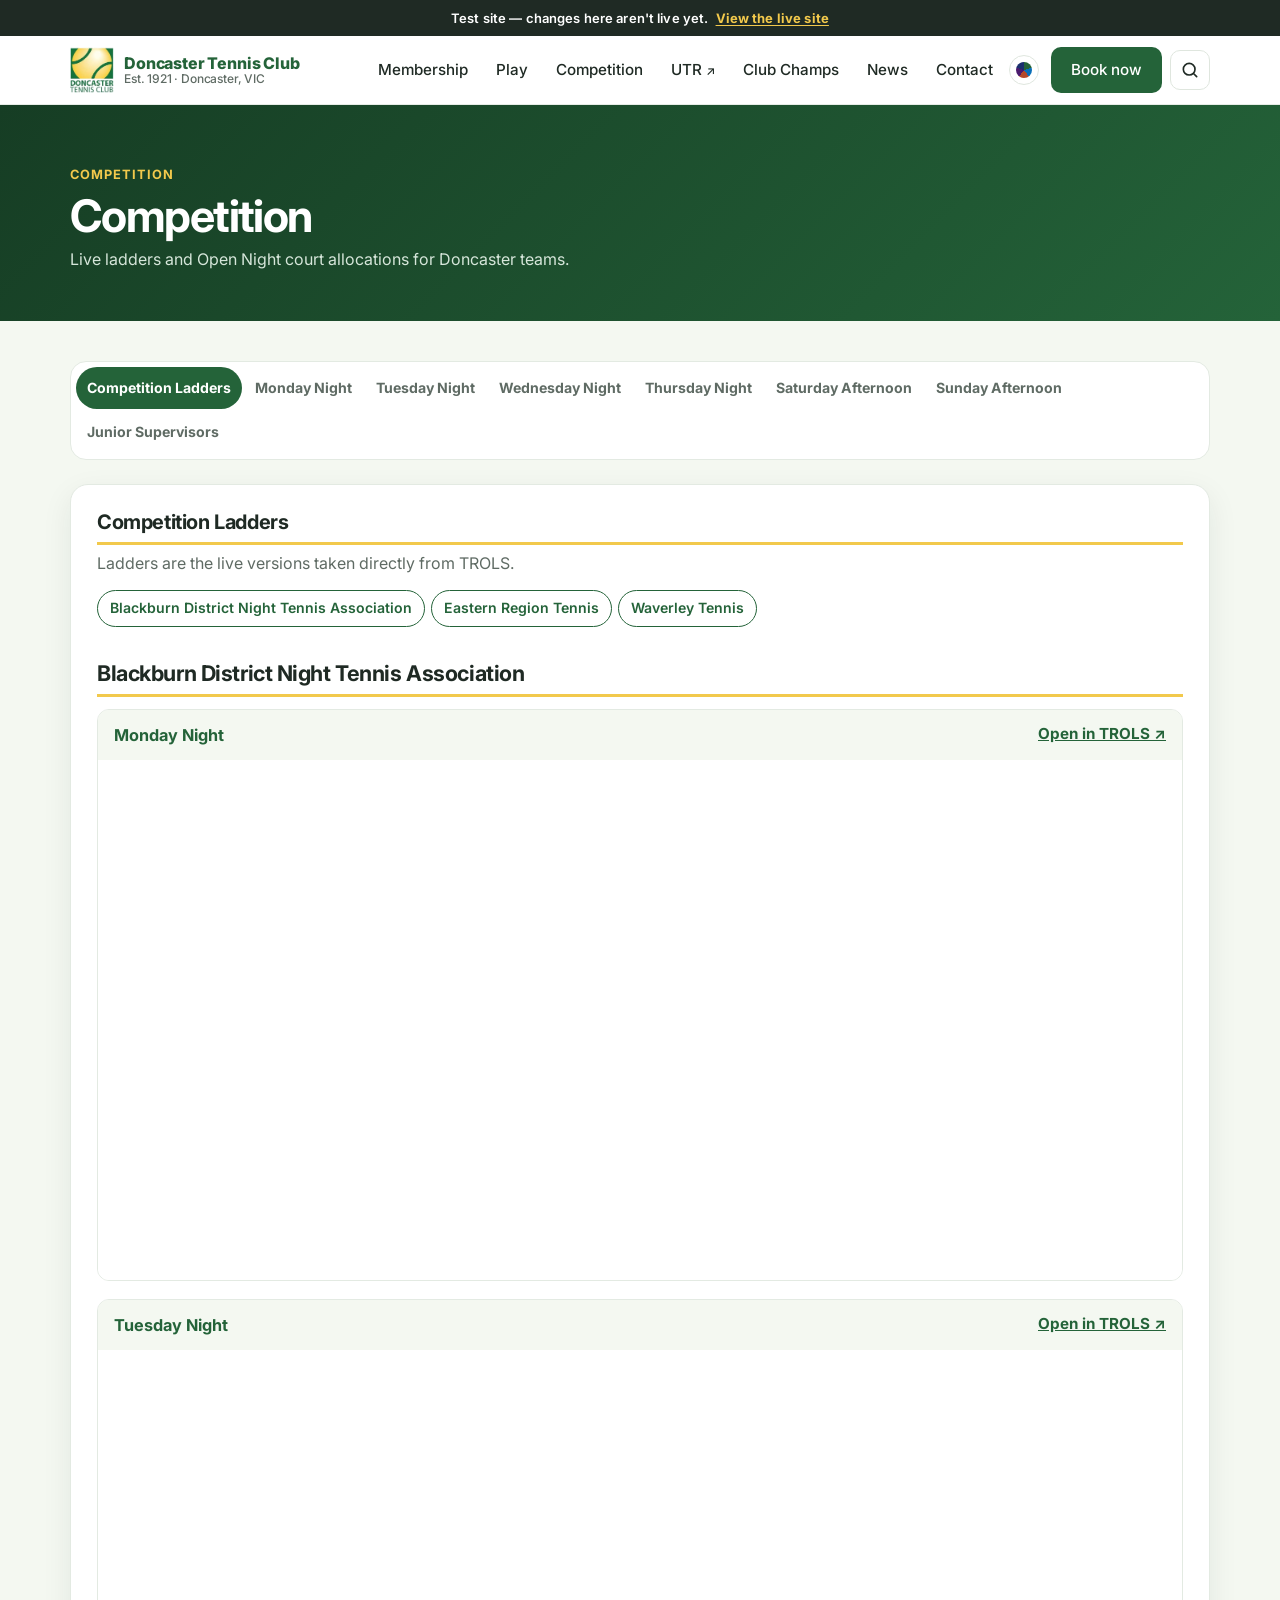
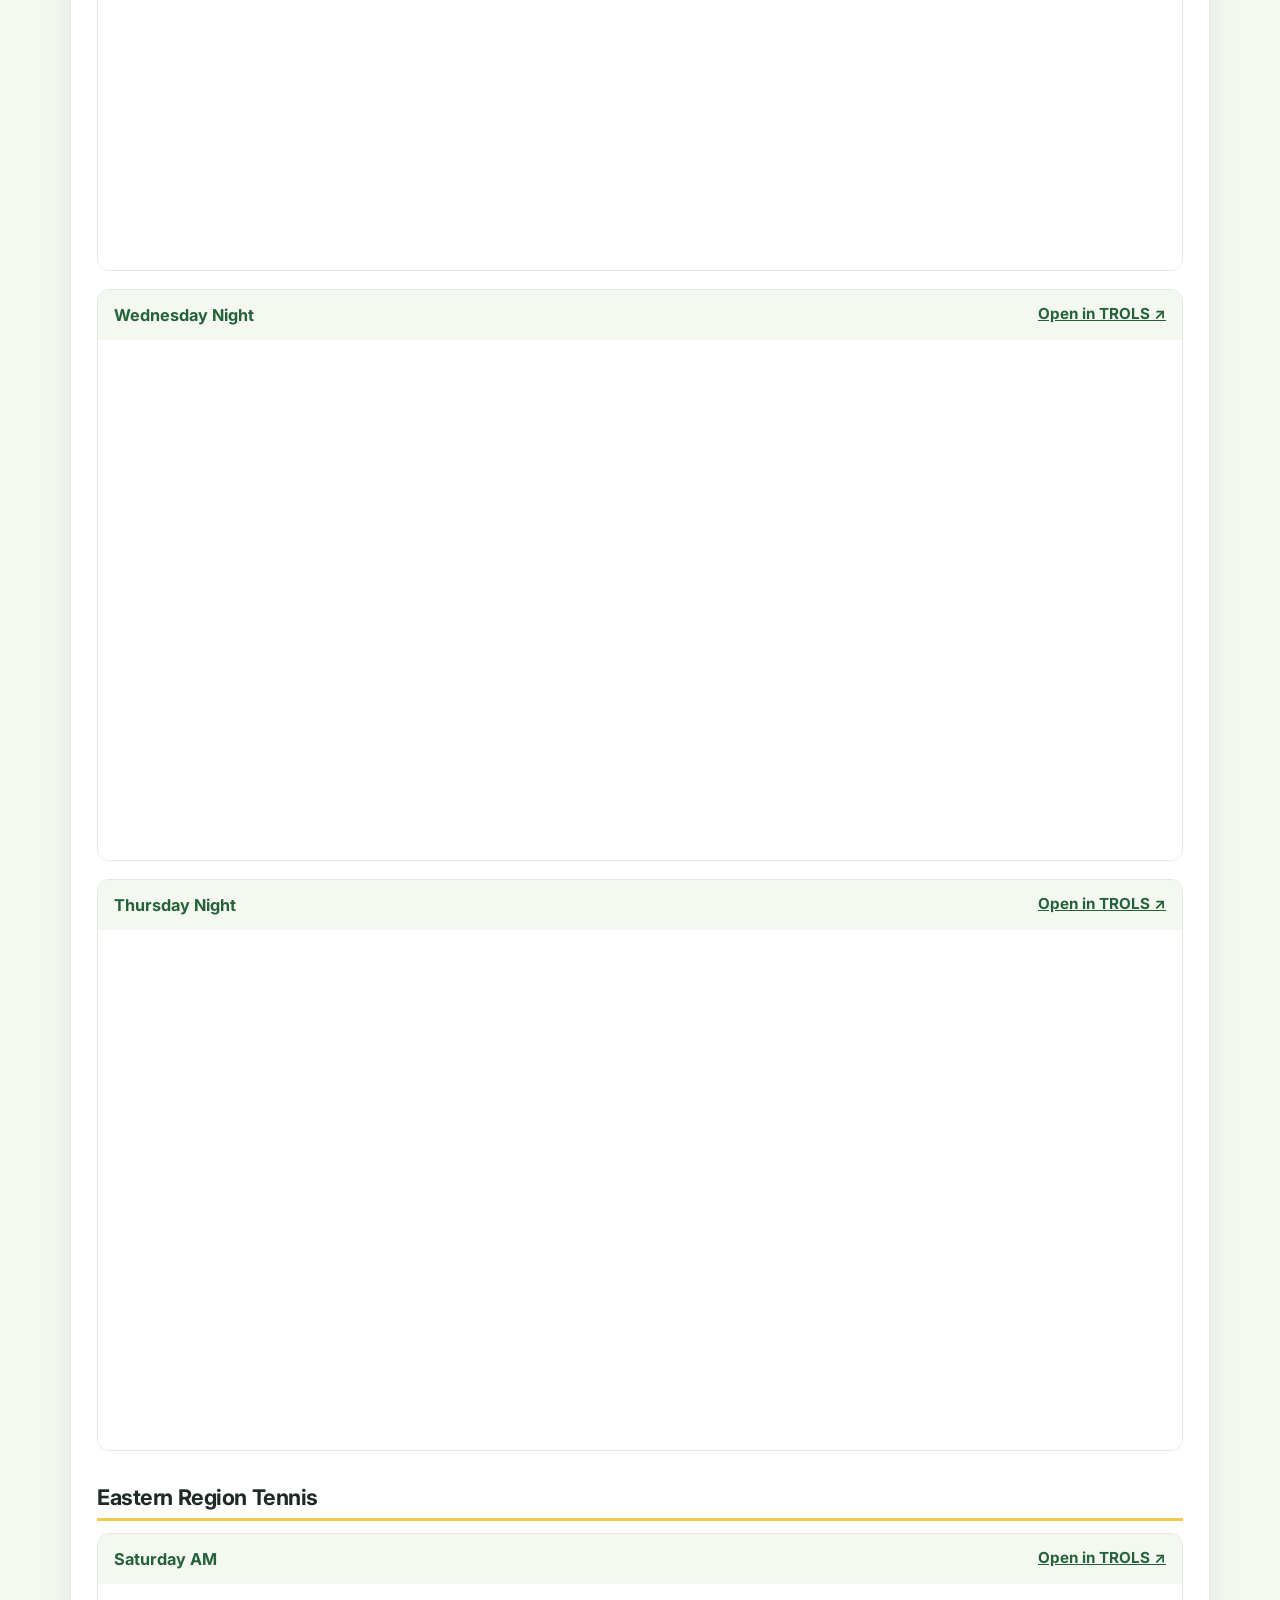
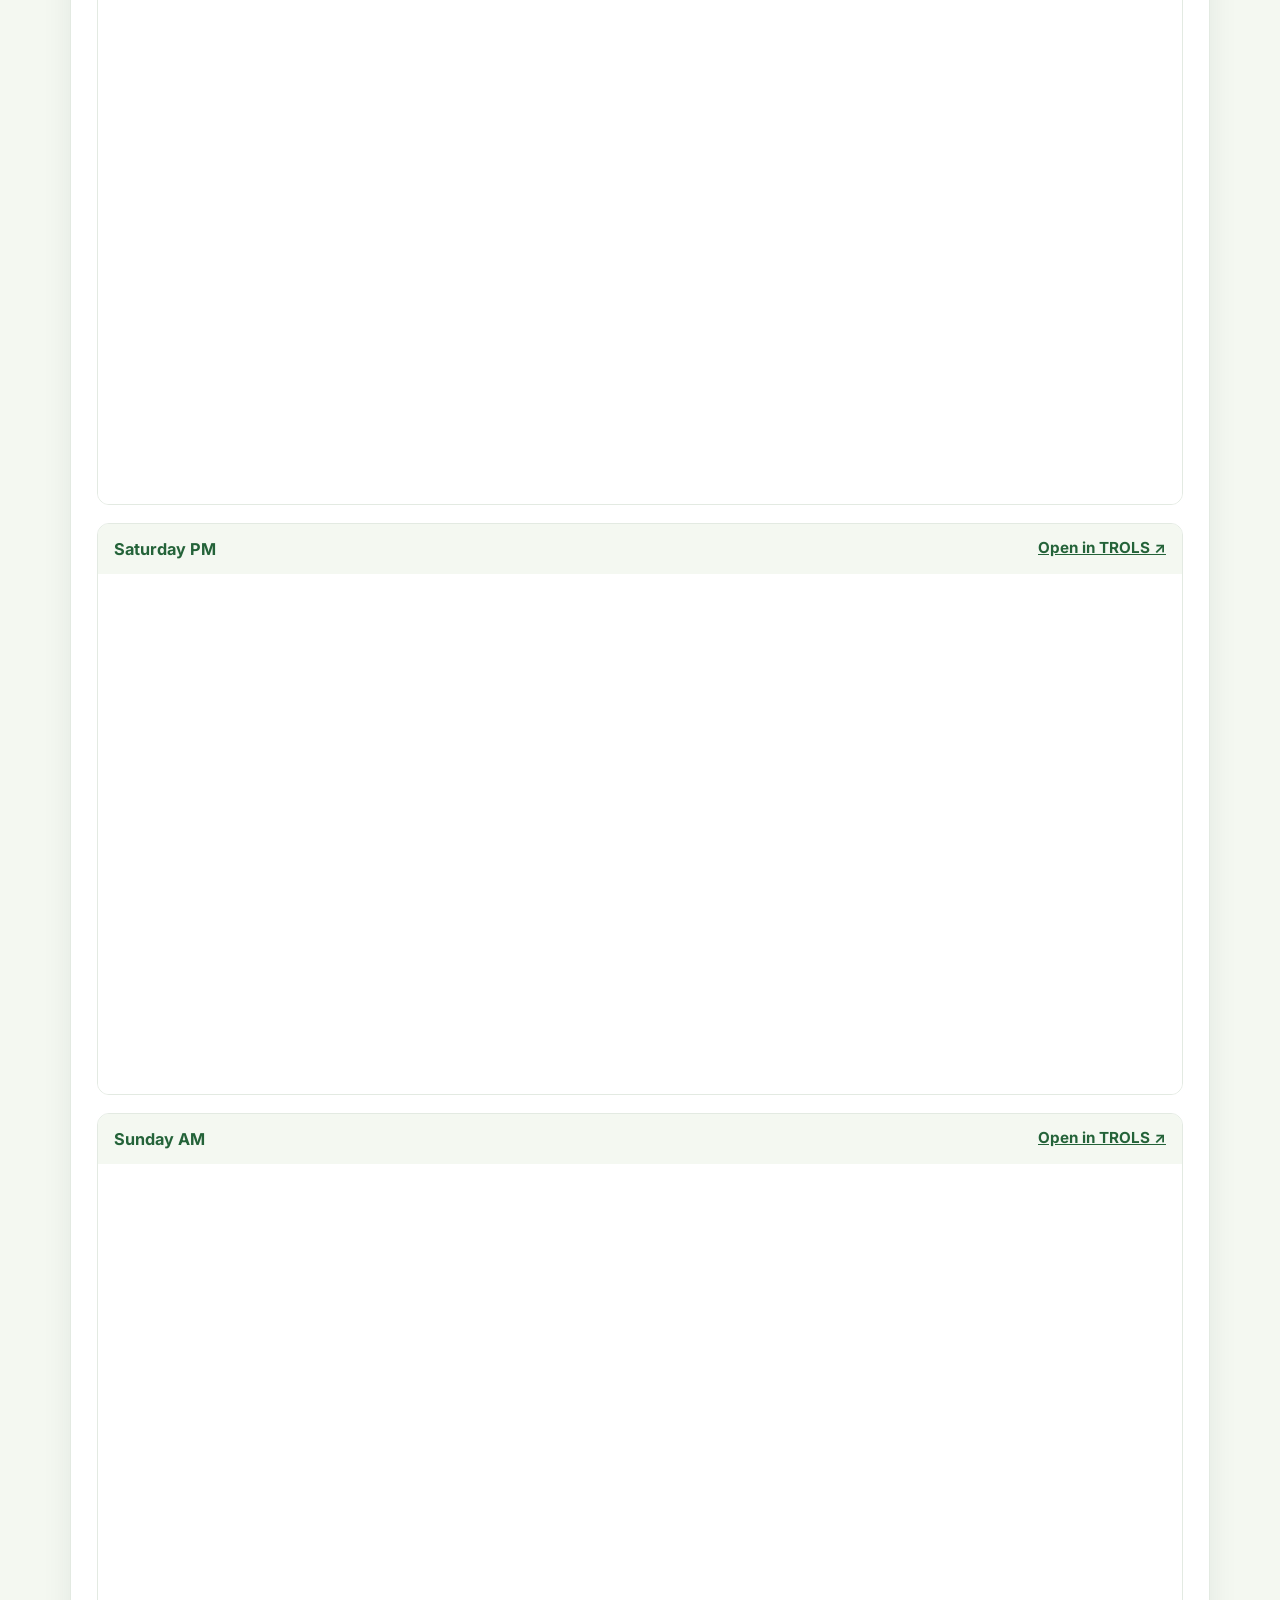
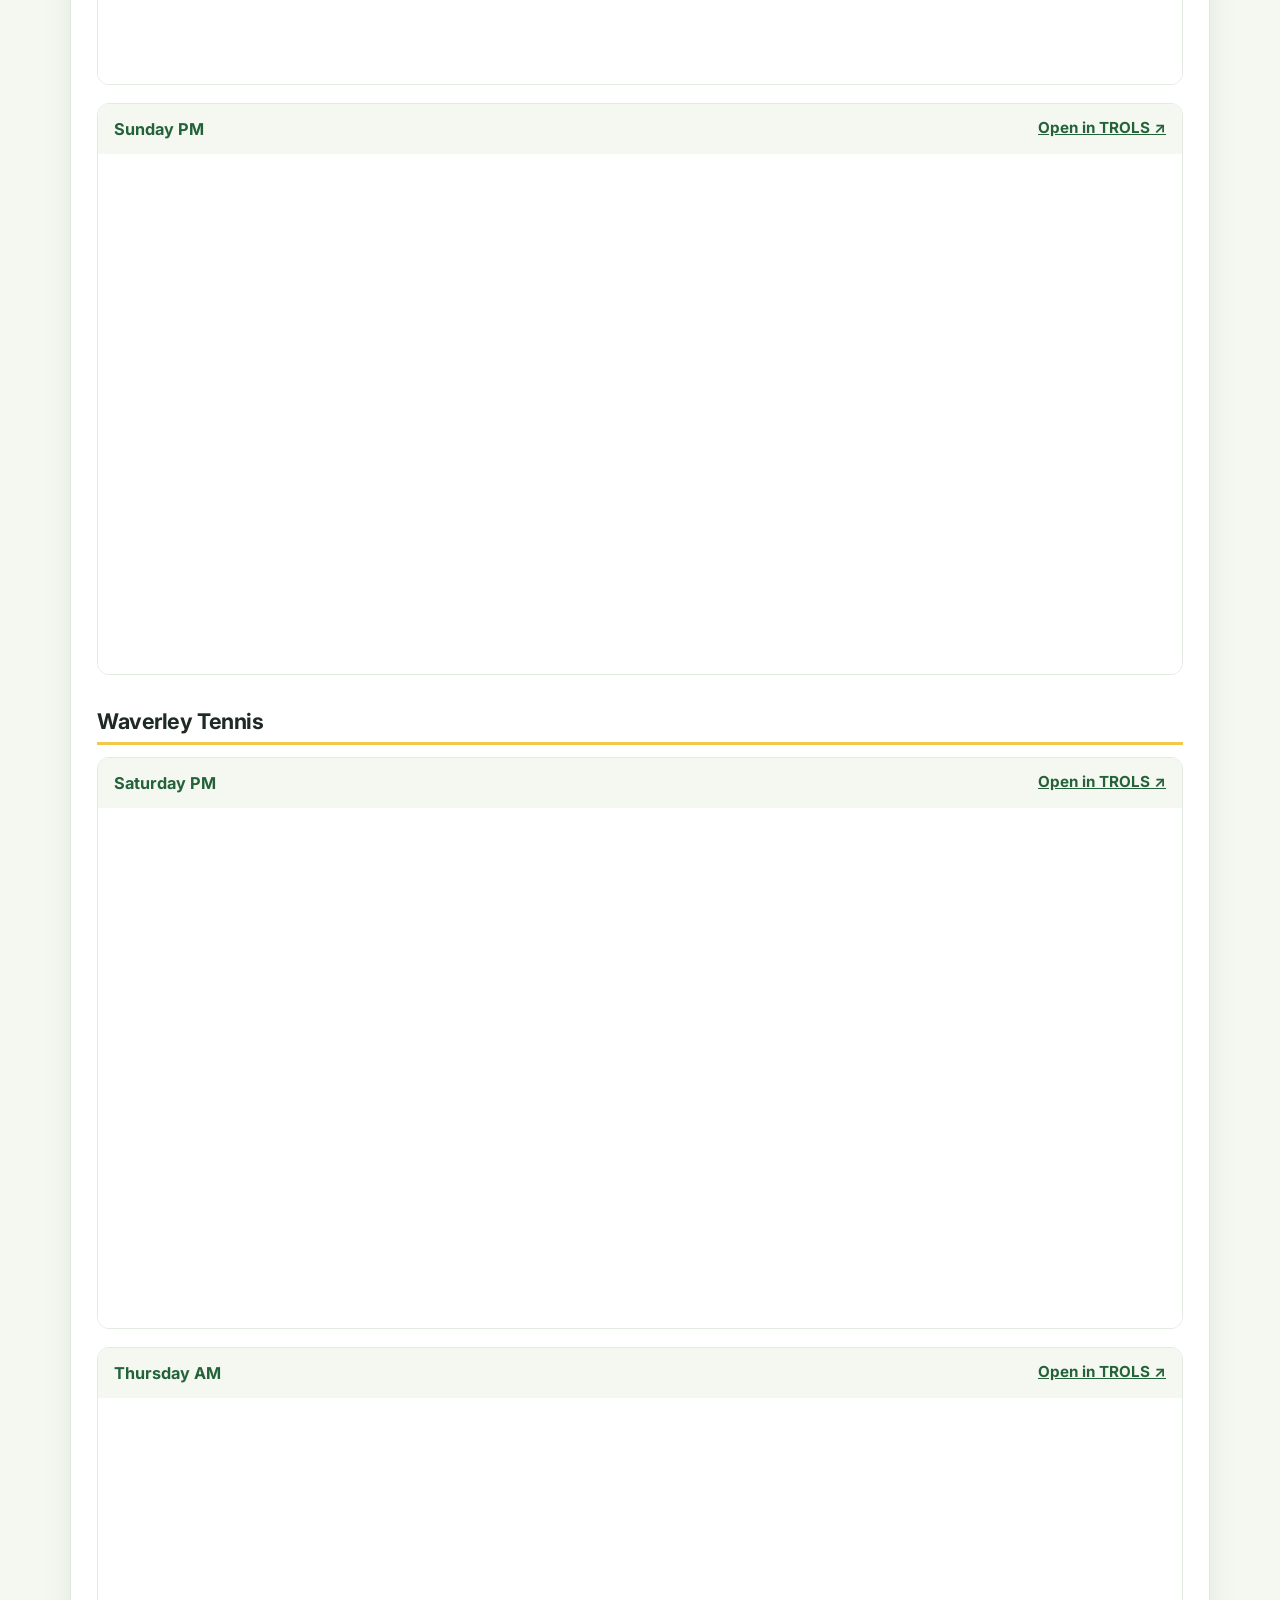
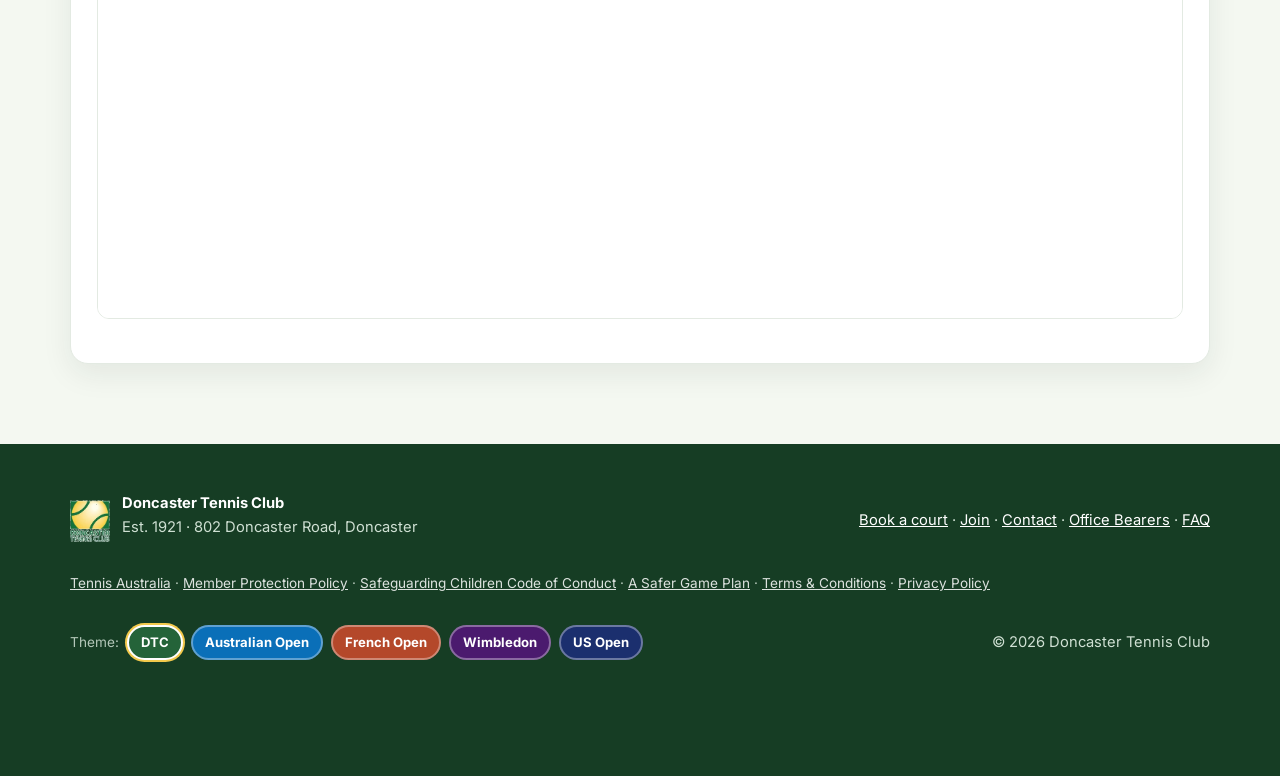
<file: test/courts.html>
<!doctype html>
<html lang="en">
<head>
<script>if(location.hash=="#utr")location.replace("index.html#utr")</script>
<meta charset="utf-8"><meta name="viewport" content="width=device-width,initial-scale=1">
<meta name="robots" content="noindex, nofollow">
<title>Competition · Doncaster Tennis Club · Melbourne</title>
<meta name="description" content="Doncaster Tennis Club – 12 courts in Doncaster, Melbourne. Book a court, join, coaching and competition.">
<link rel="icon" href="logo.png">
<link rel="preconnect" href="https://fonts.googleapis.com"><link href="https://fonts.googleapis.com/css2?family=Inter:wght@400;500;600;700;800&display=swap" rel="stylesheet">
<style>
:root{--g:#246339;--g2:#2A7946;--y:#F2C94C;--t:#1F2A24;--m:#5F6B64;--l:#F4F8F1;--r:18px;--sh:0 10px 30px rgba(31,42,36,.08)}
*{box-sizing:border-box}html{scroll-behavior:smooth;scroll-padding-top:80px}
body{margin:0;font-family:Inter,system-ui,-apple-system,Segoe UI,Roboto,sans-serif;color:var(--t);line-height:1.6;background:#fff}
img{max-width:100%;display:block}a{color:var(--g)}
.wrap{max-width:1180px;margin:0 auto;padding:0 20px}
.skip{position:absolute;left:-999px}.skip:focus{left:10px;top:10px;z-index:99;background:#fff;padding:8px}
:focus-visible{outline:3px solid var(--y);outline-offset:2px}
/* banner */
.banner{background:var(--y);color:var(--t);font-weight:600;font-size:.95rem}
.banner .wrap{display:flex;align-items:center;gap:12px;padding-top:9px;padding-bottom:9px}
.banner p{margin:0;flex:1;text-align:center}.banner button{background:none;border:0;font-size:1.4rem;line-height:1;cursor:pointer;color:var(--t)}
/* header */
header{position:sticky;top:0;z-index:50;background:rgba(255,255,255,.92);backdrop-filter:blur(10px);border-bottom:1px solid #e6ece6}
.nav{display:flex;align-items:center;justify-content:space-between;height:68px}
.brand{display:flex;align-items:center;gap:10px;text-decoration:none;color:var(--g);font-weight:800;letter-spacing:-.01em;line-height:1.1;flex-shrink:0}
.brand img{width:44px;height:46px}.brand small{display:block;font-weight:500;color:var(--m);font-size:.75rem}
.menu{display:flex;gap:4px;list-style:none;margin:0;padding:0;align-items:center}
.menu a{text-decoration:none;color:var(--t);font-weight:500;padding:8px 12px;border-radius:10px;font-size:.95rem;white-space:nowrap}
.menu a:hover{background:var(--l);color:var(--g)}
.menu a.btn-g:hover{background:var(--y);color:#1F2A24}
.btn{display:inline-flex;align-items:center;justify-content:center;gap:8px;font-weight:700;text-decoration:none;border-radius:999px;padding:13px 22px;transition:transform .15s,box-shadow .15s;border:2px solid transparent}
.btn:hover{transform:translateY(-2px);box-shadow:var(--sh)}
.btn-y{background:var(--y);color:var(--t)!important}.btn-g{background:var(--g);color:#fff!important}
.btn-o{border-color:currentColor;color:#fff}.btn-og{border-color:var(--g);color:var(--g)}
.menu .btn{padding:9px 18px;margin-left:8px}
.burger{display:none;background:none;border:0;width:44px;height:44px;cursor:pointer;border-radius:10px}
.burger span{display:block;width:22px;height:2px;background:var(--t);margin:5px auto;transition:.2s}
/* hero */
.hero{position:relative;color:#fff;overflow:hidden;background:linear-gradient(135deg,rgba(22,66,38,.86) 0%,color-mix(in srgb,var(--g) 76%,transparent) 50%,color-mix(in srgb,var(--g) 70%,transparent) 100%),url(hero-court.jpg) center 45%/cover no-repeat #246339}
@media(max-width:700px){.hero{background:linear-gradient(180deg,rgba(22,66,38,.82),color-mix(in srgb,var(--g) 78%,transparent)),url(hero-court-m.jpg) center/cover no-repeat #246339}}
.hero .wrap{display:flex;flex-direction:column;align-items:center;text-align:center;padding-top:104px;padding-bottom:128px;position:relative;z-index:1}
.eyebrow{display:inline-block;background:rgba(255,255,255,.12);border:1px solid rgba(255,255,255,.25);padding:6px 14px;border-radius:999px;font-size:.85rem;font-weight:600}
h1{font-size:clamp(2.4rem,6vw,4.4rem);line-height:1.04;letter-spacing:-.035em;margin:22px 0 18px;max-width:18ch;text-wrap:balance}
h1 em{font-style:normal;color:var(--y)}
.hero p.lead{font-size:1.25rem;opacity:.9;max-width:38ch;margin:0 auto 36px}
.ctas{display:flex;flex-wrap:wrap;gap:12px;justify-content:center}
/* quick info */
.facts{margin-top:-56px;position:relative;z-index:2}
.facts .grid{display:grid;grid-template-columns:repeat(3,1fr);gap:16px}
.fact{background:#fff;border-radius:var(--r);padding:22px;box-shadow:var(--sh);display:flex;gap:14px;align-items:flex-start;border:1px solid #edf1ec}
.ico{flex:none;width:46px;height:46px;border-radius:14px;background:var(--l);display:grid;place-items:center;font-size:1.4rem}
.fact b{display:block;font-size:1.15rem}.fact span{color:var(--m);font-size:.93rem}
section{padding:80px 0}.band{background:var(--l)}
.sh{display:flex;justify-content:space-between;align-items:end;gap:20px;margin-bottom:32px;flex-wrap:wrap}
h2{font-size:clamp(1.7rem,3.5vw,2.4rem);letter-spacing:-.02em;line-height:1.15;margin:6px 0 0}
.kicker{color:var(--g2);font-weight:700;text-transform:uppercase;letter-spacing:.08em;font-size:.8rem}
.sub{color:var(--m);max-width:52ch;margin:8px 0 0}
/* quick answers */
.qa{display:grid;grid-template-columns:repeat(3,1fr);gap:18px}
.card{background:#fff;border-radius:var(--r);padding:26px;border:1px solid #e3eae2;transition:transform .2s,box-shadow .2s}
.card:hover{transform:translateY(-4px);box-shadow:var(--sh)}
.card h3{margin:12px 0 10px;font-size:1.15rem}
.card ul{margin:0;padding-left:18px;color:var(--m)}.card li{margin:4px 0}
table{width:100%;border-collapse:collapse;font-size:.93rem}
th,td{text-align:left;padding:7px 4px;border-bottom:1px solid #edf1ec}th{color:var(--m);font-weight:600;font-size:.8rem;text-transform:uppercase}
td.p{font-weight:700;color:var(--g)}
.note{font-size:.82rem;color:var(--m);margin-top:10px}
/* ways */
.ways{display:grid;grid-template-columns:repeat(3,1fr);gap:22px}
.way{background:#fff;border-radius:22px;overflow:hidden;border:1px solid #e3eae2;display:flex;flex-direction:column;transition:transform .2s,box-shadow .2s}
.way:hover{transform:translateY(-4px);box-shadow:var(--sh)}
.way img{aspect-ratio:4/3;object-fit:cover;width:100%}
.way .b{padding:24px;display:flex;flex-direction:column;flex:1}
.way h3{margin:0 0 8px;font-size:1.3rem}.way p,.way li{color:var(--m)}.way ul{padding-left:18px;margin:0 0 16px}
.way .btn{margin-top:auto;align-self:flex-start}
.tag{display:inline-block;background:var(--l);color:var(--g);font-weight:600;font-size:.8rem;padding:4px 10px;border-radius:999px;margin:0 6px 6px 0}
/* membership */
.mem{background:var(--g);color:#fff;border-radius:28px;padding:48px;display:grid;grid-template-columns:1fr 1fr;gap:40px;align-items:center;position:relative;overflow:hidden}
.mem h2{color:#fff}.mem .kicker{color:var(--y)}
.perks{display:grid;grid-template-columns:1fr 1fr;gap:14px;list-style:none;padding:0;margin:0}
.perks li{background:rgba(255,255,255,.08);border:1px solid rgba(255,255,255,.15);border-radius:16px;padding:18px}
.perks b{display:block;color:var(--y);font-size:1.4rem}
.mem a.link{color:#fff;font-weight:600}
.news.has-img{display:flex;gap:16px;align-items:flex-start}.news .th{width:96px;height:96px;flex:none;object-fit:cover;border-radius:12px}
.news .dt{color:var(--m);font-size:.85rem;font-weight:600}
.news-load{padding:22px;border-radius:16px;border:1px dashed #cfdccd;color:var(--m);margin-bottom:12px}
.news-more{margin-top:6px}
/* events & news */
.two{display:grid;grid-template-columns:1fr 1fr;gap:28px}
.ev{display:flex;gap:18px;align-items:center;padding:16px;background:#fff;border-radius:16px;border:1px solid #e3eae2;margin-bottom:12px}
.date{flex:none;width:64px;height:64px;border-radius:14px;background:var(--g);color:#fff;display:grid;place-items:center;text-align:center;line-height:1.05;font-weight:800}
.date small{display:block;font-size:.7rem;font-weight:600;color:var(--y);text-transform:uppercase}
.ev h3{margin:0;font-size:1.05rem}.ev p{margin:2px 0 0;color:var(--m);font-size:.92rem}
.news{display:block;text-decoration:none;color:inherit;padding:22px;background:#fff;border-radius:16px;border:1px solid #e3eae2;margin-bottom:12px;transition:.2s}
.news:hover{border-color:var(--g2);box-shadow:var(--sh)}
.news h3{margin:6px 0;font-size:1.1rem}.news p{margin:0;color:var(--m);font-size:.95rem}.news .more{color:var(--g);font-weight:700;font-size:.9rem;margin-top:8px;display:inline-block}
/* find */
.find{display:grid;grid-template-columns:.9fr 1.1fr;gap:28px;align-items:stretch}
.contact{background:#fff;border-radius:22px;padding:30px;border:1px solid #e3eae2}
.contacts{margin-top:40px}.contacts h3{margin:0 0 14px}.cgrid{display:grid;grid-template-columns:repeat(auto-fill,minmax(250px,1fr));gap:14px}.cc{background:#fff;border:1px solid rgba(0,0,0,.08);border-left:4px solid var(--g);border-radius:12px;padding:14px 16px;display:flex;flex-direction:column;gap:3px;min-width:0}.cc .cr{font-size:.72rem;text-transform:uppercase;letter-spacing:.06em;color:var(--m);font-weight:700}.cc b{font-size:1.02rem}.cc a{overflow-wrap:anywhere;font-weight:600}
.contact dl{margin:0}.contact dt{font-size:.8rem;text-transform:uppercase;letter-spacing:.06em;color:var(--m);font-weight:600;margin-top:18px}
.contact dd{margin:4px 0 0;font-weight:500}
.social{display:flex;gap:10px;margin-top:22px;flex-wrap:wrap}
iframe{background:var(--l) url(h20.jpg) center/cover;width:100%;height:100%;min-height:380px;border:0;border-radius:22px}
footer{background:#163d24;color:#cfe0d3;padding:48px 0 110px;font-size:.92rem}
footer .wrap{display:flex;justify-content:space-between;gap:24px;flex-wrap:wrap;align-items:center}
footer a{color:#fff}footer img{width:40px}
.fb{display:flex;gap:12px;align-items:center}
.soc{display:flex;gap:8px;align-items:center}
.soc a{display:inline-flex;align-items:center;justify-content:center;width:40px;height:40px;border-radius:50%;border:2px solid currentColor;color:var(--g);text-decoration:none;background:transparent;flex-shrink:0}
.soc a:hover,.soc a:focus-visible{background:var(--g);color:#fff;outline:2px solid var(--g);outline-offset:2px}
.soc a svg{width:18px;height:18px;fill:currentColor;display:block}
.fb .soc{margin-top:10px}
footer .soc a{color:#fff;border-color:rgba(255,255,255,.65)}
footer .soc a:hover,footer .soc a:focus-visible{background:#fff;color:#163d24;outline-color:#fff}

/* mobile bar */
.mbar{display:none}
/* reveal */
.rv{opacity:0;transform:translateY(24px);transition:opacity .7s ease,transform .7s ease}.rv.in{opacity:1;transform:none}
#results .sub{max-width:420px}
.tabs{display:flex;gap:6px;background:#fff;border:1px solid #e3eae2;border-radius:999px;padding:5px;width:max-content;max-width:100%;overflow-x:auto;margin-bottom:24px}
.tabs button{border:0;background:none;font:inherit;font-weight:700;color:var(--m);padding:10px 18px;border-radius:999px;cursor:pointer;white-space:nowrap}
.tabs button[aria-selected=true]{background:var(--g);color:#fff}
.sm-l{display:none}
.tp{background:#fff;border:1px solid #e3eae2;border-radius:var(--r);padding:26px;box-shadow:var(--sh)}
.lad{display:grid;grid-template-columns:repeat(3,1fr);gap:18px;margin-bottom:18px}
.lg h4{margin:0 0 8px;font-size:.85rem;color:var(--m);text-transform:uppercase;letter-spacing:.05em}
.chips{display:flex;flex-wrap:wrap;gap:6px}
.chip{border:1.5px solid var(--g);background:#fff;color:var(--g);font:inherit;font-size:.88rem;font-weight:600;padding:6px 12px;border-radius:999px;cursor:pointer}
.chip.on,.chip:hover{background:var(--g);color:#fff}
.lframe{border:1px solid #e3eae2;border-radius:12px;overflow:hidden}
.lhead{display:flex;justify-content:space-between;gap:10px;flex-wrap:wrap;padding:12px 16px;background:var(--l);font-size:.95rem}
.lhead a{font-weight:700}
#lif{width:100%;height:560px;border:0;display:block;background:#fff}
.tw{overflow-x:auto;-webkit-overflow-scrolling:touch;margin:0 0 8px}
.rt{min-width:560px}.rt td.w{font-weight:700;color:var(--g)}.rt td.ev-n{font-weight:600}
.rt tbody tr:nth-child(even){background:#fafcf9}.rt td,.rt th{padding:10px 10px}
.rh{margin:26px 0 8px;font-size:1.1rem}.rh:first-child{margin-top:0}
.soon{background:var(--l);border-radius:14px;padding:20px 22px}.soon h3{margin:8px 0 4px}.soon p{margin:0 0 14px;color:var(--m)}
details{margin-top:18px;border-top:1px solid #edf1ec;padding-top:14px}summary{cursor:pointer;font-weight:700;color:var(--g);font-size:1.02rem}
details .tw{margin-top:12px}
.dyn:empty{display:none}.dyn{margin-top:22px}.dyn h4{margin:0 0 8px;font-size:.85rem;color:var(--m);text-transform:uppercase;letter-spacing:.05em}
.dyn a{display:block;padding:8px 0;border-bottom:1px solid #edf1ec;text-decoration:none;font-weight:600}.dyn a span{color:var(--m);font-weight:400;font-size:.85rem;margin-left:8px}
@media (max-width:960px){.lad{grid-template-columns:1fr}}
@media (max-width:600px){.lg-l{display:none}.sm-l{display:inline}.tabs{width:100%}.tabs button{flex:1}.tp{padding:18px}.tabs button{padding:9px 13px;font-size:.9rem}#lif{height:480px}}
@media (prefers-reduced-motion:reduce){*{transition:none!important;scroll-behavior:auto!important}.rv{opacity:1;transform:none}}
@media (max-width:1100px) and (min-width:1021px){
 .menu{gap:2px}
 .menu a{padding:8px 8px}
 .menu .btn{padding:9px 14px;margin-left:4px}
}
@media (max-width:1020px){
 .menu{position:fixed;inset:68px 0 auto 0;background:#fff;flex-direction:column;align-items:stretch;padding:12px 20px 24px;gap:2px;box-shadow:var(--sh);transform:translateY(-12px);opacity:0;visibility:hidden;transition:.25s;z-index:-1;top:68px;bottom:auto}
 .menu.open{transform:none;opacity:1;visibility:visible}.menu a{padding:14px 12px;font-size:1.05rem}.menu .btn{margin:10px 0 0}
 .burger{display:block}
 .burger[aria-expanded=true] span:nth-child(1){transform:translateY(7px) rotate(45deg)}
 .burger[aria-expanded=true] span:nth-child(2){opacity:0}
 .burger[aria-expanded=true] span:nth-child(3){transform:translateY(-7px) rotate(-45deg)}
}
@media (max-width:960px){
 .hero .wrap{padding-top:64px;padding-bottom:96px}
 .facts .grid,.qa,.ways,.two,.find,.mem{grid-template-columns:1fr}
 .mem{padding:30px 22px}
 section{padding:56px 0}
}
@media (max-width:600px){
 .hero .wrap{padding-top:48px;padding-bottom:84px}
 .ctas .btn{flex:1 1 100%}
 .perks{grid-template-columns:1fr 1fr}
 .mbar{display:grid;grid-template-columns:1fr 1fr 1fr;gap:8px;position:fixed;left:0;right:0;bottom:0;z-index:60;background:#fff;padding:10px 12px calc(10px + env(safe-area-inset-bottom));box-shadow:0 -6px 20px rgba(0,0,0,.08)}
 .mbar a{padding:12px 6px;font-size:.92rem}
}

[data-theme=ao]{--g:#0A6FB8;--g2:#0091D2;--y:#C8E63C;--l:#EEF6FB}
[data-theme=rg]{--g:#B4482A;--g2:#D0623E;--y:#F3D08A;--l:#FBF2EC}
[data-theme=wim]{--g:#4B1A6E;--g2:#00703C;--y:#E2CF8E;--l:#F5F1F8}
[data-theme=us]{--g:#1B2F6E;--g2:#2F6FD6;--y:#FFD100;--l:#EEF2FA}
.themes{display:flex;flex-wrap:wrap;gap:8px;align-items:center;justify-content:center;margin:6px 0}
.themes span{font-size:.85rem;opacity:.85}
.themes button{border:2px solid rgba(255,255,255,.35);border-radius:999px;padding:5px 12px;font:inherit;font-size:.82rem;font-weight:700;cursor:pointer;color:#fff;background:var(--sw)}
.themes button[aria-pressed=true]{border-color:#fff;box-shadow:0 0 0 2px var(--y)}

.tsel{position:relative;display:flex;align-items:center}
.tbtn{width:30px;height:30px;border-radius:50%;border:1px solid #dfe6de;background:#fff;cursor:pointer;display:grid;place-items:center;padding:0}
.tbtn:hover{border-color:var(--g)}
.tdot{width:16px;height:16px;border-radius:50%;background:conic-gradient(#246339 0 20%,#0A6FB8 0 40%,#B4482A 0 60%,#4B1A6E 0 80%,#1B2F6E 0)}
.tpop{position:absolute;top:40px;right:0;background:#fff;border:1px solid #e3eae2;border-radius:999px;padding:6px;display:flex;gap:6px;box-shadow:var(--sh);z-index:60}
.tpop[hidden]{display:none}
.tpop button{width:22px;height:22px;border-radius:50%;border:2px solid #fff;background:var(--sw);cursor:pointer;padding:0;box-shadow:0 0 0 1px rgba(0,0,0,.12)}
.tpop button[aria-pressed=true]{box-shadow:0 0 0 2px var(--y),0 0 0 3px var(--t)}

.tpop button{position:relative}
.tpop button::after{content:attr(data-n);position:absolute;top:32px;left:50%;transform:translateX(-50%);white-space:nowrap;background:var(--t);color:#fff;font-size:.75rem;font-weight:600;padding:5px 9px;border-radius:6px;opacity:0;pointer-events:none;transition:opacity .15s}
.tpop button:hover::after,.tpop button:focus-visible::after{opacity:1}
.tpop button:last-child::after{left:auto;right:-6px;transform:none}

.banner{position:relative;overflow:hidden;border-bottom:3px solid var(--g)}
.banner::before{content:"";position:absolute;inset:0;background:linear-gradient(100deg,transparent 30%,rgba(255,255,255,.55) 50%,transparent 70%);transform:translateX(-100%);animation:bshine 5s ease-in-out infinite}
.banner .wrap{position:relative}
@keyframes bshine{0%,60%{transform:translateX(-100%)}100%{transform:translateX(100%)}}
.bnew{display:inline-block;background:var(--g);color:#fff;font-size:.7rem;font-weight:800;letter-spacing:.08em;padding:3px 8px;border-radius:999px;margin-right:6px;vertical-align:2px;animation:bpulse 1.8s ease-in-out infinite}
@keyframes bpulse{0%,100%{box-shadow:0 0 0 0 color-mix(in srgb,var(--g) 60%,transparent)}50%{box-shadow:0 0 0 6px transparent}}
.bmore{color:var(--g);font-weight:800;margin-left:8px;white-space:nowrap;text-decoration:underline;text-underline-offset:3px}
@media (prefers-reduced-motion:reduce){.banner::before,.bnew{animation:none}}
.plays{margin:.2em 0 1em 1.2em;padding:0;list-style:disc}.plays,.plays li,.plays a{font-size:1rem!important;font-weight:400}.plays li{margin:.25em 0}.plays a{color:inherit;text-decoration:underline}.hero .ctas .btn{width:170px}@media(max-width:700px){.hero .ctas .btn{width:100%}}.cc a[href^="mailto:"],.cc a[href^="http"]{font-size:.82rem;letter-spacing:-.01em}
.phead{background:linear-gradient(135deg,#163d24,#246339);color:#fff;padding:56px 0 48px}.phead h1{color:#fff;margin:6px 0 8px;font-size:clamp(2rem,4vw,2.8rem)}.phead p{margin:0;color:#d6e6da}.phead .kicker{color:var(--y)}
.rpage{padding:40px 0 80px;background:var(--l)}
.intro{margin:0 0 14px;color:var(--m)}
.jump{margin-bottom:8px}.jump .chip{text-decoration:none}
.assoc{font-size:1.35rem;margin:34px 0 12px;padding-bottom:8px;border-bottom:3px solid var(--y);scroll-margin-top:90px}
.lsec{border:1px solid #e3eae2;border-radius:12px;overflow:hidden;margin-bottom:18px}
.lsec .lhead h3{margin:0;font-size:1.02rem;color:var(--g)}
iframe.trols{width:100%;height:520px;min-height:0;border:0;border-radius:0;display:block;background:#fff}
.yr{scroll-margin-top:90px;margin-top:34px}.yr:first-of-type{margin-top:20px}
.yh{font-size:1.25rem;margin:0 0 6px;padding-bottom:8px;border-bottom:3px solid var(--y)}
.gh{margin:18px 0 6px;font-size:.85rem;letter-spacing:.08em;color:var(--g2)}
.board{max-width:720px;margin:0 auto;text-align:center}.board .bk{margin:0;text-transform:uppercase;letter-spacing:.14em;font-size:.78rem;color:var(--m);font-weight:700}
.board h2{margin:4px 0 2px;color:var(--g)}.board .bs{margin:0 0 14px;font-style:italic;color:var(--m)}.board table{text-align:left}.board .rt{min-width:0}.hb td.w{color:inherit;font-weight:500}
.slides{max-width:860px;margin:30px auto 0;aspect-ratio:16/9.6}.slides iframe{min-height:0;height:100%;border-radius:14px}
.note{font-size:.88rem;color:var(--m)}
.rteaser{display:grid;grid-template-columns:repeat(auto-fit,minmax(190px,1fr));gap:18px}
.utr-band .utr{margin-top:0}
.comps{margin-top:28px;background:var(--card,#fff);border-radius:18px;box-shadow:0 6px 24px rgba(0,0,0,.06);padding:28px;border-top:4px solid var(--gold,#f2c94c);scroll-margin-top:90px}
.comps h3{margin:6px 0 6px;font-size:1.5rem;color:var(--green,#1f5c36)}.comps-sub{margin:0 0 18px;color:var(--m)}
.comps-grid{display:grid;grid-template-columns:repeat(3,1fr);gap:16px}.comp{border:1px solid #e4ebe3;border-radius:14px;padding:18px;display:flex;flex-direction:column}
.comp .tag{align-self:flex-start;width:fit-content;max-width:max-content}.comp h4{margin:8px 0 8px;font-size:1.02rem}.comp ul{margin:0 0 12px;padding-left:18px;line-height:1.55;font-size:.93rem}.comp li{margin-bottom:4px}.comp .more{margin-top:auto;font-weight:700;color:var(--green,#1f5c36);text-decoration:none}
.comps-cta{display:flex;align-items:center;justify-content:space-between;gap:16px;margin-top:20px;flex-wrap:wrap}.comps-cta p{margin:0}
@media (max-width:900px){.comps-grid{grid-template-columns:1fr}.comps{padding:20px}}
.utr{margin-top:28px;background:var(--card,#fff);border-radius:18px;box-shadow:0 6px 24px rgba(0,0,0,.06);padding:28px;display:grid;grid-template-columns:1fr 220px;gap:28px;align-items:center;border-top:4px solid var(--gold,#f2c94c)}
.utr h2{margin:6px 0 10px;color:var(--green,#1f5c36)}.utr h3{margin:16px 0 6px;font-size:1.05rem}.utr p{margin:0 0 10px;line-height:1.6}
.utr-btn{display:inline-block;margin-top:8px}.utr-scale{display:grid;grid-template-columns:auto 1fr auto;gap:8px;align-items:center;text-align:center}
.utr-n{font-weight:800;font-size:1.4rem;color:var(--green,#1f5c36)}.utr-bar{height:12px;border-radius:6px;background:linear-gradient(90deg,var(--gold,#f2c94c),var(--green,#1f5c36))}.utr-scale small{grid-column:1/-1;opacity:.75}
.sr-only{position:absolute;width:1px;height:1px;overflow:hidden;clip:rect(0 0 0 0);white-space:nowrap}
@media (max-width:700px){.utr{grid-template-columns:1fr;padding:20px}.utr-scale{order:-1}}
.wof-era{scroll-margin-top:90px;margin-top:30px}.wof-h{font-size:1.15rem;margin:0 0 12px;padding-bottom:6px;border-bottom:3px solid var(--y);color:var(--g)}
.wof-grid{display:grid;grid-template-columns:repeat(auto-fill,minmax(250px,1fr));gap:18px}
.wof-card{margin:0;background:#fff;border:1px solid #e3eae2;border-radius:14px;overflow:hidden;display:flex;flex-direction:column;box-shadow:0 2px 10px rgba(0,0,0,.04)}
.wof-open{all:unset;cursor:zoom-in;display:block;aspect-ratio:4/3;background:#eef3ee;overflow:hidden}.wof-open:focus-visible{outline:3px solid var(--y);outline-offset:-3px}
.wof-open img{width:100%;height:100%;object-fit:cover;display:block;transition:transform .3s}.wof-open:hover img{transform:scale(1.03)}
.wof-card figcaption{padding:12px 14px;font-size:.92rem;font-weight:600;color:var(--t,#1d2a20);line-height:1.35}
.wof-lb{position:fixed;inset:0;z-index:1000;background:rgba(10,20,14,.92);display:flex;align-items:center;justify-content:center;padding:20px}.wof-lb[hidden]{display:none}
.wof-lb figure{margin:0;max-width:min(1200px,92vw);text-align:center}.wof-lb img{max-width:100%;max-height:80vh;border-radius:8px;display:block;margin:0 auto}
.wof-lb figcaption{color:#fff;margin-top:12px;font-weight:600}
.wof-lb button{position:absolute;background:rgba(255,255,255,.12);color:#fff;border:0;border-radius:999px;width:46px;height:46px;font-size:1.8rem;line-height:1;cursor:pointer}.wof-lb button:hover,.wof-lb button:focus-visible{background:var(--y);color:#1d1d1d;outline:none}
.wof-x{top:16px;right:16px}.wof-prev{left:16px;top:50%;transform:translateY(-50%)}.wof-next{right:16px;top:50%;transform:translateY(-50%)}
@media(max-width:600px){.wof-grid{grid-template-columns:1fr 1fr;gap:10px}.wof-card figcaption{padding:8px 10px;font-size:.8rem}.wof-prev,.wof-next{top:auto;bottom:18px;transform:none}.wof-prev{left:calc(50% - 56px)}.wof-next{right:calc(50% - 56px)}}

.rcard{display:block;background:#fff;border:1px solid #e3eae2;border-radius:var(--r);padding:24px;box-shadow:var(--sh);text-decoration:none;color:inherit;transition:transform .2s}.rcard:hover{transform:translateY(-3px)}
.rcard h3{margin:6px 0 6px;color:var(--g)}.rcard p{margin:0 0 12px;color:var(--m)}.rcard .more{font-weight:700;color:var(--g2)}
@media (max-width:900px){.rteaser{grid-template-columns:1fr}.tp{padding:18px}iframe.trols{height:460px}}
@media (max-width:600px){.rt.st{min-width:0}.rt.st thead{display:none}.rt.st tr{display:block;padding:10px 4px;border-bottom:1px solid #edf1ec}.rt.st td{display:inline;border:0;padding:0}
.rt.st td.ev-n{display:block;font-size:.8rem;text-transform:uppercase;letter-spacing:.05em;color:var(--m);margin-bottom:2px}
.rt.st td:nth-child(3)::before{content:" def. ";color:var(--m);font-weight:400}.rt.st:not(.jt) td:nth-child(3)::before{content:" d. "}
.rt.st td:nth-child(4)::before{content:" · ";color:var(--m)}.rt.st td:nth-child(4){color:var(--m);white-space:nowrap}.jump .chip{font-size:.82rem}.lg-l{display:none}.sm-l{display:inline}.rt{min-width:520px}.board .rt{min-width:0}}
@media(max-width:600px){#results .tabs{border-radius:14px;padding:4px;gap:2px}#results .tabs button{flex:1 1 auto;padding:9px 6px;font-size:.8rem;letter-spacing:-.01em}}

#courts .tabs{flex-wrap:wrap;width:100%;border-radius:16px}@media(min-width:601px){#courts .tabs{gap:2px}#courts .tabs button{padding-left:11px;padding-right:11px;font-size:.88rem}}
.ca-wrap{overflow-x:auto;-webkit-overflow-scrolling:touch;border:1px solid #e3eae2;border-radius:14px;background:#fff;margin-top:14px}
table.ca{border-collapse:separate;border-spacing:0;width:100%;min-width:640px;font-size:.95rem}
.ca th,.ca td{padding:9px 12px;text-align:center;border-bottom:1px solid #edf1ec;white-space:nowrap}
.ca thead th{background:var(--g);color:#fff;vertical-align:top;font-weight:700;line-height:1.25;white-space:normal;min-width:130px}
.ca thead th .cap{display:block;font-weight:500;font-size:.8rem;color:#d6e6da;margin-top:4px}.ca thead th .cap a{color:var(--y);font-weight:600}
.ca .dt{position:sticky;left:0;z-index:1;background:#fff;font-weight:700;text-align:right;min-width:96px;box-shadow:1px 0 0 #e3eae2}
.ca thead th.dt{background:var(--g2,#1d5230);z-index:2;text-align:right}
.ca .ct{color:#c62828;font-weight:800}.ca .aw{color:var(--m);font-size:.85rem;letter-spacing:.04em}
.ca .fin span{display:inline-block;padding:2px 10px;border-radius:999px;background:var(--y);color:#1d1d1d;font-weight:800;font-size:.85rem}
.ca .sp{color:var(--m);font-style:italic}.ca .duty{font-weight:600;font-size:.85rem;letter-spacing:.03em}
.ca tr.np td{background:#1f2421;color:#cfd8d1;font-size:.8rem;letter-spacing:.12em;text-transform:uppercase}.ca tr.np td.dt{background:#1f2421;color:#fff}
.ca tr.np td:not(.dt){text-align:left}.ca tr.np td span{position:sticky;left:136px;display:inline-block}
.ca tr.now:not(.np) td{background:#fff6d6}.ca tr.np.now td.dt{box-shadow:inset 4px 0 0 var(--y),1px 0 0 #e3eae2}.ca tr.np.now td.dt::after{color:var(--y)}.ca tr.now:not(.np) td.dt{background:#fff6d6;box-shadow:inset 4px 0 0 var(--y),1px 0 0 #e3eae2}
.ca tr.now td.dt::after{content:"This week";display:block;font-size:.65rem;letter-spacing:.06em;text-transform:uppercase;color:var(--g2,#1d5230)}
.ca-soon{padding:40px 20px;text-align:center;color:var(--m);background:#fff;border:1px dashed #cfd8d1;border-radius:14px;margin-top:14px}.ca-soon h3{color:var(--g);margin:0 0 6px}
.ca-toggle{margin:8px 0 0;text-align:right}
.ca-past{background:none;border:0;padding:0;font:inherit;font-size:.82rem;font-weight:600;color:var(--m);cursor:pointer}
.ca-past:hover,.ca-past:focus-visible{color:var(--g);text-decoration:underline;text-underline-offset:3px}

/* Junior supervisor roster */
.sr-grid{display:grid;grid-template-columns:1fr 1fr;gap:24px;margin-top:8px}
.sr-day h3{margin:0 0 10px;color:var(--g);font-size:1.15rem;letter-spacing:-.01em}
.sr-card{border:1px solid #e3eae2;border-radius:14px;overflow:hidden;background:#fff}
.sr-month{margin:0;padding:8px 14px;background:var(--l);color:var(--g2);font-size:.72rem;font-weight:700;letter-spacing:.08em;text-transform:uppercase}
.sr-list{list-style:none;margin:0;padding:0}
.sr-row{display:flex;align-items:baseline;flex-wrap:wrap;gap:6px 14px;padding:11px 14px;border-top:1px solid #eef2ee}
.sr-month + .sr-list .sr-row:first-child{border-top:0}
.sr-date{font-weight:700;color:var(--t);min-width:6.5rem}
.sr-name{font-weight:600;color:var(--t);flex:1}
.sr-notes{flex-basis:100%;margin:0;color:var(--m);font-size:.88rem}
.sr-badge{font-size:.68rem;font-weight:800;letter-spacing:.06em;text-transform:uppercase;color:var(--g2);background:#fff6d6;border-radius:999px;padding:3px 8px}
.sr-row.is-next{background:#fff6d6;box-shadow:inset 4px 0 0 var(--y)}
.sr-soon{padding:36px 20px;text-align:center;color:var(--m)}
.sr-soon h3{color:var(--g);margin:0 0 6px;font-size:1.05rem}
.sr-fail{padding:28px 16px;text-align:center;color:var(--m)}
@media(max-width:800px){.sr-grid{grid-template-columns:1fr;gap:16px}.sr-soon{padding:22px 16px}.sr-day h3{margin-bottom:8px}}

@media(min-width:900px){.ca tr.np td span{left:auto;position:static;display:block;text-align:center}}
@media(max-width:600px){.ca tr.np td span{visibility:hidden}.ca tr.np:not(.now) td.dt::after{content:"No play";display:block;font-size:.65rem;letter-spacing:.06em;text-transform:uppercase;color:#cfd8d1}.ca th,.ca td{padding:8px 8px;font-size:.85rem}.ca thead th{min-width:110px}.ca .dt{min-width:84px}#courts .tabs button{flex:1 1 auto;padding:9px 6px;font-size:.85rem}}
</style>
<link rel="stylesheet" href="search.css">
<link rel="stylesheet" href="theme.css">
<link rel="stylesheet" href="test-banner.css">
<script>try{var t=localStorage.getItem("dtc-theme");if(t)document.documentElement.dataset.theme=t}catch(e){}</script>
<script src="theme.js"></script>
</head>
<body>
<a class="skip" href="#main">Skip to content</a>
<div class="dtc-test" role="status">Test site — changes here aren't live yet. <a href="https://www.doncastertc.org.au/">View the live site</a></div>
<div class="banner" id="banner" role="region" aria-label="Announcement" hidden><div class="wrap" style="justify-content:center"><p></p></div></div>
<header><div class="wrap nav">
 <a class="brand" href="index.html#top"><img src="logo.png" alt="Doncaster Tennis Club logo"><span>Doncaster Tennis Club<small>Est. 1921 · Doncaster, VIC</small></span></a>
 <button class="burger" aria-label="Menu" aria-expanded="false" aria-controls="menu"><span></span><span></span><span></span></button>
 <ul class="menu" id="menu">
  <li><a href="index.html#membership">Membership</a></li><li><a href="index.html#play">Play</a></li><li><a href="courts.html" aria-current="page">Competition</a></li><li><a href="https://app.utrsports.net/club/1909847" rel="noreferrer">UTR <span aria-hidden="true" style="font-size:.8em">↗</span></a></li><li><a href="results.html">Club Champs</a></li><li><a href="index.html#news">News</a></li><li><a href="index.html#contact">Contact</a></li>
  <li class="tsel"><button class="tbtn" aria-label="Colour theme" aria-expanded="false" title="Colour theme"><span class="tdot"></span></button><div class="tpop" hidden><button data-t="" data-n="DTC club colours" aria-label="DTC club colours theme" style="--sw:#246339"></button><button data-t="ao" data-n="Australian Open, Melbourne blue" aria-label="Australian Open, Melbourne blue theme" style="--sw:#0A6FB8"></button><button data-t="rg" data-n="French Open, Roland-Garros clay" aria-label="French Open, Roland-Garros clay theme" style="--sw:#B4482A"></button><button data-t="wim" data-n="Wimbledon, purple and green" aria-label="Wimbledon, purple and green theme" style="--sw:#4B1A6E"></button><button data-t="us" data-n="US Open, New York navy" aria-label="US Open, New York navy theme" style="--sw:#1B2F6E"></button></div></li><li><a class="btn btn-g" href="https://play.tennis.com.au/doncastertennisclub/Booking/BookByDate" target="_blank" rel="noopener">Book now</a></li>
 </ul>
 <button class="sbtn" type="button" aria-label="Search the club website" aria-haspopup="dialog" aria-controls="dtc-search" aria-expanded="false" title="Search (/ or Ctrl+K)">
  <svg viewBox="0 0 24 24" fill="none" stroke="currentColor" stroke-width="2" stroke-linecap="round" stroke-linejoin="round" aria-hidden="true"><circle cx="11" cy="11" r="7"/><path d="M20 20l-3.5-3.5"/></svg>
 </button>
</div></header>
<main id="main"><section class="phead"><div class="wrap"><span class="kicker">Competition</span><h1>Competition</h1><p>Live ladders and Open Night court allocations for Doncaster teams.</p></div></section>
<section class="rpage" id="courts"><div class="wrap">
 <div class="tabs" role="tablist" aria-label="Competition">
  <button role="tab" id="t-ladders" aria-controls="ladders" aria-selected="true"><span class="lg-l">Competition Ladders</span><span class="sm-l">Ladders</span></button>
  <button role="tab" id="t-monday" aria-controls="monday" aria-selected="false" tabindex="-1"><span class="lg-l">Monday Night</span><span class="sm-l">Mon</span></button>
  <button role="tab" id="t-tuesday" aria-controls="tuesday" aria-selected="false" tabindex="-1"><span class="lg-l">Tuesday Night</span><span class="sm-l">Tue</span></button>
  <button role="tab" id="t-wednesday" aria-controls="wednesday" aria-selected="false" tabindex="-1"><span class="lg-l">Wednesday Night</span><span class="sm-l">Wed</span></button>
  <button role="tab" id="t-thursday" aria-controls="thursday" aria-selected="false" tabindex="-1"><span class="lg-l">Thursday Night</span><span class="sm-l">Thu</span></button>
  <button role="tab" id="t-saturday" aria-controls="saturday" aria-selected="false" tabindex="-1"><span class="lg-l">Saturday Afternoon</span><span class="sm-l">Sat</span></button>
  <button role="tab" id="t-sunday" aria-controls="sunday" aria-selected="false" tabindex="-1"><span class="lg-l">Sunday Afternoon</span><span class="sm-l">Sun</span></button>
  <button role="tab" id="t-supervisors" aria-controls="supervisors" aria-selected="false" tabindex="-1"><span class="lg-l">Junior Supervisors</span><span class="sm-l">Supervisors</span></button>
 </div>
 <div class="tp" role="tabpanel" id="ladders" aria-labelledby="t-ladders"><h2 class="yh">Competition Ladders</h2><p class="intro">Ladders are the live versions taken directly from TROLS.</p><div class="chips jump"><a class="chip" href="#lad-bdnta">Blackburn District Night Tennis Association</a><a class="chip" href="#lad-erta">Eastern Region Tennis</a><a class="chip" href="#lad-wdta">Waverley Tennis</a></div><h2 class="assoc" id="lad-bdnta">Blackburn District Night Tennis Association</h2><div class="lsec"><div class="lhead"><h3>Monday Night</h3><a href="https://www.trols.org.au/bdnta/ladders.php?style=iframe&amp;which=2&amp;daytime=MN&amp;section=&amp;club=Doncaster" target="_blank" rel="noopener">Open in TROLS ↗</a></div><iframe class="trols" title="Blackburn District Night Tennis Association – Monday Night ladder" loading="lazy" src="https://www.trols.org.au/bdnta/ladders.php?style=iframe&amp;which=2&amp;daytime=MN&amp;section=&amp;club=Doncaster"></iframe></div><div class="lsec"><div class="lhead"><h3>Tuesday Night</h3><a href="https://www.trols.org.au/bdnta/ladders.php?style=iframe&amp;which=2&amp;daytime=TN&amp;section=&amp;club=Doncaster" target="_blank" rel="noopener">Open in TROLS ↗</a></div><iframe class="trols" title="Blackburn District Night Tennis Association – Tuesday Night ladder" loading="lazy" src="https://www.trols.org.au/bdnta/ladders.php?style=iframe&amp;which=2&amp;daytime=TN&amp;section=&amp;club=Doncaster"></iframe></div><div class="lsec"><div class="lhead"><h3>Wednesday Night</h3><a href="https://www.trols.org.au/bdnta/ladders.php?style=iframe&amp;which=2&amp;daytime=WN&amp;section=&amp;club=Doncaster" target="_blank" rel="noopener">Open in TROLS ↗</a></div><iframe class="trols" title="Blackburn District Night Tennis Association – Wednesday Night ladder" loading="lazy" src="https://www.trols.org.au/bdnta/ladders.php?style=iframe&amp;which=2&amp;daytime=WN&amp;section=&amp;club=Doncaster"></iframe></div><div class="lsec"><div class="lhead"><h3>Thursday Night</h3><a href="https://www.trols.org.au/bdnta/ladders.php?style=iframe&amp;which=2&amp;daytime=HN&amp;section=&amp;club=Doncaster" target="_blank" rel="noopener">Open in TROLS ↗</a></div><iframe class="trols" title="Blackburn District Night Tennis Association – Thursday Night ladder" loading="lazy" src="https://www.trols.org.au/bdnta/ladders.php?style=iframe&amp;which=2&amp;daytime=HN&amp;section=&amp;club=Doncaster"></iframe></div><h2 class="assoc" id="lad-erta">Eastern Region Tennis</h2><div class="lsec"><div class="lhead"><h3>Saturday AM</h3><a href="https://www.trols.org.au/erta/ladders.php?style=iframe&amp;which=2&amp;daytime=AA&amp;section=&amp;club=Doncaster" target="_blank" rel="noopener">Open in TROLS ↗</a></div><iframe class="trols" title="Eastern Region Tennis – Saturday AM ladder" loading="lazy" src="https://www.trols.org.au/erta/ladders.php?style=iframe&amp;which=2&amp;daytime=AA&amp;section=&amp;club=Doncaster"></iframe></div><div class="lsec"><div class="lhead"><h3>Saturday PM</h3><a href="https://www.trols.org.au/erta/ladders.php?style=iframe&amp;which=2&amp;daytime=AP&amp;section=&amp;club=Doncaster" target="_blank" rel="noopener">Open in TROLS ↗</a></div><iframe class="trols" title="Eastern Region Tennis – Saturday PM ladder" loading="lazy" src="https://www.trols.org.au/erta/ladders.php?style=iframe&amp;which=2&amp;daytime=AP&amp;section=&amp;club=Doncaster"></iframe></div><div class="lsec"><div class="lhead"><h3>Sunday AM</h3><a href="https://www.trols.org.au/erta/ladders.php?style=iframe&amp;which=2&amp;daytime=UA&amp;section=&amp;club=Doncaster" target="_blank" rel="noopener">Open in TROLS ↗</a></div><iframe class="trols" title="Eastern Region Tennis – Sunday AM ladder" loading="lazy" src="https://www.trols.org.au/erta/ladders.php?style=iframe&amp;which=2&amp;daytime=UA&amp;section=&amp;club=Doncaster"></iframe></div><div class="lsec"><div class="lhead"><h3>Sunday PM</h3><a href="https://www.trols.org.au/erta/ladders.php?style=iframe&amp;which=2&amp;daytime=UP&amp;section=&amp;club=Doncaster" target="_blank" rel="noopener">Open in TROLS ↗</a></div><iframe class="trols" title="Eastern Region Tennis – Sunday PM ladder" loading="lazy" src="https://www.trols.org.au/erta/ladders.php?style=iframe&amp;which=2&amp;daytime=UP&amp;section=&amp;club=Doncaster"></iframe></div><h2 class="assoc" id="lad-wdta">Waverley Tennis</h2><div class="lsec"><div class="lhead"><h3>Saturday PM</h3><a href="https://www.trols.org.au/wdta/ladders.php?style=iframe&amp;which=2&amp;daytime=AP&amp;section=&amp;club=Doncaster" target="_blank" rel="noopener">Open in TROLS ↗</a></div><iframe class="trols" title="Waverley Tennis – Saturday PM ladder" loading="lazy" src="https://www.trols.org.au/wdta/ladders.php?style=iframe&amp;which=2&amp;daytime=AP&amp;section=&amp;club=Doncaster"></iframe></div><div class="lsec"><div class="lhead"><h3>Thursday AM</h3><a href="https://www.trols.org.au/wdta/ladders.php?style=iframe&amp;which=2&amp;daytime=HA&amp;section=&amp;club=Doncaster" target="_blank" rel="noopener">Open in TROLS ↗</a></div><iframe class="trols" title="Waverley Tennis – Thursday AM ladder" loading="lazy" src="https://www.trols.org.au/wdta/ladders.php?style=iframe&amp;which=2&amp;daytime=HA&amp;section=&amp;club=Doncaster"></iframe></div></div>
 <div class="tp" role="tabpanel" id="monday" aria-labelledby="t-monday" data-sheet="Open Night - Monday" hidden><h2 class="yh">Open Night – Monday</h2><div class="ca-body"><p class="intro">Loading allocations…</p></div><p class="note" style="margin-top:18px">Court numbers in red are your home courts. Dark rows mean no play that week. Tap a captain's number to call.</p></div>
 <div class="tp" role="tabpanel" id="tuesday" aria-labelledby="t-tuesday" data-sheet="Open Night - Tuesday" hidden><h2 class="yh">Open Night – Tuesday</h2><div class="ca-body"><p class="intro">Loading allocations…</p></div><p class="note" style="margin-top:18px">Court numbers in red are your home courts. Dark rows mean no play that week. Tap a captain's number to call.</p></div>
 <div class="tp" role="tabpanel" id="wednesday" aria-labelledby="t-wednesday" data-sheet="Open Night - Wednesday" hidden><h2 class="yh">Open Night – Wednesday</h2><div class="ca-body"><p class="intro">Loading allocations…</p></div><p class="note" style="margin-top:18px">Court numbers in red are your home courts. Dark rows mean no play that week. Tap a captain's number to call.</p></div>
 <div class="tp" role="tabpanel" id="thursday" aria-labelledby="t-thursday" data-sheet="Open Night - Thursday" hidden><h2 class="yh">Open Night – Thursday</h2><div class="ca-body"><p class="intro">Loading allocations…</p></div><p class="note" style="margin-top:18px">Court numbers in red are your home courts. Dark rows mean no play that week. Tap a captain's number to call.</p></div>
 <div class="tp" role="tabpanel" id="saturday" aria-labelledby="t-saturday" data-sheet="Saturday Afternoon" hidden><h2 class="yh">Saturday Afternoon</h2><p class="intro" style="margin:0">Saturday afternoon competition – court allocations</p><div class="ca-body"><p class="intro">Loading allocations…</p></div><p class="note" style="margin-top:18px">Court numbers in red are your home courts. Dark rows mean no play that week. Tap a captain's number to call.</p></div>
 <div class="tp" role="tabpanel" id="sunday" aria-labelledby="t-sunday" data-sheet="Sunday Afternoon" hidden><h2 class="yh">Sunday Afternoon</h2><p class="intro" style="margin:0">Sunday afternoon competition – court allocations</p><div class="ca-body"><p class="intro">Loading allocations…</p></div><p class="note" style="margin-top:18px">Court numbers in red are your home courts. Dark rows mean no play that week. Tap a captain's number to call.</p></div>
 <div class="tp" role="tabpanel" id="supervisors" aria-labelledby="t-supervisors" hidden>
  <h2 class="yh">Junior Supervisors</h2>
  <p class="intro">Supervisor roster for Saturday and Sunday junior competition.</p>
  <div id="sr-body"><p class="intro">Loading roster…</p></div>
 </div>
</div></section></main>
<footer><div class="wrap">
 <div class="fb"><img src="logo.png" alt=""><div><b style="color:#fff">Doncaster Tennis Club</b><br>Est. 1921 · 802 Doncaster Road, Doncaster<div class="soc" data-social hidden></div></div></div>
 <div><a href="https://play.tennis.com.au/doncastertennisclub/Booking/BookByDate">Book a court</a> · <a href="https://play.tennis.com.au/doncastertennisclub/Membership/Join">Join</a> · <a href="mailto:enquiries@doncastertc.org.au">Contact</a> · <a href="office-bearers.html">Office Bearers</a> · <a href="faq.html">FAQ</a></div>
 <div class="fpol" style="font-size:.85rem;opacity:.85"><a href="https://www.tennis.com.au/" target="_blank" rel="noopener">Tennis Australia</a> · <a href="https://www.tennis.com.au/tas/files/2016/04/Member-Protection-Policy.pdf" target="_blank" rel="noopener">Member Protection Policy</a> · <a href="https://www.tennis.com.au/nsw/files/2021/12/Safeguarding-Children-Code-of-Conduct-6-Oct-2021.pdf" target="_blank" rel="noopener">Safeguarding Children Code of Conduct</a> · <a href="https://www.tennis.com.au/information-for-clubs-associations" target="_blank" rel="noopener">A Safer Game Plan</a> · <a href="https://www.tennis.com.au/conditions-of-use" target="_blank" rel="noopener">Terms &amp; Conditions</a> · <a href="https://www.tennis.com.au/privacy" target="_blank" rel="noopener">Privacy Policy</a></div>
 <div class="themes" role="group" aria-label="Colour theme"><span>Theme:</span><button data-t="" style="--sw:#246339">DTC</button><button data-t="ao" style="--sw:#0A6FB8">Australian Open</button><button data-t="rg" style="--sw:#B4482A">French Open</button><button data-t="wim" style="--sw:#4B1A6E">Wimbledon</button><button data-t="us" style="--sw:#1B2F6E">US Open</button></div>
 <div>© <span id="yr">2026</span> Doncaster Tennis Club</div>
</div></footer>
<nav class="mbar" aria-label="Quick actions">
 <a class="btn btn-g" href="https://play.tennis.com.au/doncastertennisclub/Booking/BookByDate">Book</a>
 <a class="btn btn-y" href="https://play.tennis.com.au/doncastertennisclub/Membership/Join">Join</a>
 <a class="btn btn-og" href="index.html#contact">Contact</a>
</nav>
<script>
const b=document.querySelector('.burger'),m=document.getElementById('menu');
b.onclick=()=>{const o=m.classList.toggle('open');b.setAttribute('aria-expanded',o)};
m.querySelectorAll('a').forEach(a=>a.onclick=()=>{m.classList.remove('open');b.setAttribute('aria-expanded',false)});
const io=new IntersectionObserver(es=>es.forEach(e=>{if(e.isIntersecting){e.target.classList.add('in');io.unobserve(e.target)}}),{threshold:.12});
document.querySelectorAll('.rv').forEach(el=>io.observe(el));
document.getElementById('yr').textContent=new Date().getFullYear();
</script>
<script>
(function(){var b=[].slice.call(document.querySelectorAll('.themes button,.tpop button'));function set(t){if(t)document.documentElement.dataset.theme=t;else delete document.documentElement.dataset.theme;try{localStorage.setItem('dtc-theme',t)}catch(e){}b.forEach(function(x){x.setAttribute('aria-pressed',x.dataset.t===t)})}
var cur=document.documentElement.dataset.theme||'';b.forEach(function(x){x.setAttribute('aria-pressed',x.dataset.t===cur);x.onclick=function(){set(x.dataset.t)}})})();
</script>
<script>
(function(){var t=document.querySelector('.tbtn'),p=document.querySelector('.tpop');if(!t)return;function c(){p.hidden=true;t.setAttribute('aria-expanded','false')}
t.onclick=function(e){e.stopPropagation();p.hidden=!p.hidden;t.setAttribute('aria-expanded',!p.hidden)};p.onclick=function(e){if(e.target.dataset&&'t' in e.target.dataset)c()};document.addEventListener('click',function(e){if(!p.contains(e.target))c()});document.addEventListener('keydown',function(e){if(e.key==='Escape')c()})})();
</script>
<script>
(function(){
 var ID='1VqoOP7ec88J1Rl-DN7PtynWBuAoA3McwAMSIjn8o-FA',T=Math.floor(Date.now()/300000);
 function cell(c){if(!c)return '';if(c.f!=null)return String(c.f).trim();return c.v==null?'':String(c.v).trim()}
 function day(c){if(!c||c.v==null||c.v==='')return null;var v=c.v;
  if(typeof v==='string'){var m=v.match(/^Date\((\d+),(\d+),(\d+)/);if(m)return new Date(+m[1],+m[2],+m[3]);}
  var s=cell(c).match(/^(\d{1,2})\/(\d{1,2})\/(\d{4})/);return s?new Date(+s[3],+s[2]-1,+s[1]):null}
 function esc(t){return String(t).replace(/[&<>"']/g,function(ch){return {'&':'&amp;','<':'&lt;','>':'&gt;','"':'&quot;',"'":'&#x27;'}[ch]})}
 function safe(u){return /^(https?:|mailto:|tel:)/i.test(u)?u:''}
 function today(){var n=new Date();n.setHours(0,0,0,0);return n}
 function yes(s){return s.toLowerCase()!=='no'}
 function rows(r){var out=[],rs=(r&&r.table&&r.table.rows)||[];for(var i=0;i<rs.length;i++){var c=rs[i].c||[],any=false;for(var j=0;j<c.length;j++)if(cell(c[j]))any=true;if(any)out.push(c)}return out}
 function load(tab,cb,fn){window[cb]=function(r){try{if(r&&r.status==='error')return;var rs=rows(r);if(rs.length)fn(rs)}catch(e){}};
  var s=document.createElement('script');s.src='https://docs.google.com/spreadsheets/d/'+ID+'/gviz/tq?tqx=out:json;responseHandler:'+cb+'&sheet='+encodeURIComponent(tab)+'&headers=1&t='+T;
  s.onerror=function(){};document.head.appendChild(s)}
 function reveal(root){[].forEach.call(root.querySelectorAll('.rv'),function(el){if(typeof io!=='undefined'&&io.observe)io.observe(el);else el.classList.add('in')})}
 function group(rs,key){var o=[],m={};rs.forEach(function(c){var k=key(c);if(!(k in m)){m[k]=[];o.push(k)}m[k].push(c)});return o.map(function(k){return [k,m[k]]})}
 function table(cols,rs,cls){var h='<div class="tw"><table class="'+cls+'"><thead><tr>'+cols.map(function(c){return '<th>'+c+'</th>'}).join('')+'</tr></thead><tbody>';
  rs.forEach(function(r){h+='<tr>'+r.map(function(x,i){return '<td'+(i===0?' class=ev-n':i===1?' class=w':'')+'>'+(x?esc(x):'–')+'</td>'}).join('')+'</tr>'});return h+'</tbody></table></div>'}
 // Banner: Show | Message | Link text | Link URL | Start | End | NEW tag
 var b=document.getElementById('banner');
 if(b)load('Banner','dtcBanner',function(rs){var now=today();
  for(var i=0;i<rs.length;i++){var c=rs[i];if(cell(c[0]).toLowerCase()!=='yes')continue;var msg=cell(c[1]);if(!msg)continue;
   var st=day(c[4]),en=day(c[5]);if(st&&now<st)continue;if(en&&now>=en)continue;
   var p=b.querySelector('p'),h='';if(cell(c[6]).toLowerCase()!=='no')h+='<span class="bnew">NEW</span> ';
   h+=esc(msg);var lt=cell(c[2]),lu=cell(c[3]);
   if(lu&&/^https?:\/\//i.test(lu))h+=' <a class="bmore" href="'+esc(lu)+'" target="_blank" rel="noopener">'+esc(lt||'Details →')+'</a>';
   p.innerHTML=h;b.hidden=false;return}
  b.hidden=true});

 // Social: Network | URL | Show  (sheet-only; icons hidden if unavailable)
 function socialIcon(name){
  var n=name.toLowerCase();
  if(n.indexOf('facebook')>=0) return {label:'Facebook',svg:'<svg viewBox="0 0 24 24" aria-hidden="true" focusable="false"><path d="M22 12c0-5.52-4.48-10-10-10S2 6.48 2 12c0 4.84 3.44 8.87 8 9.8V15H8v-3h2V9.5C10 7.57 11.57 6 13.5 6H16v3h-2c-.55 0-1 .45-1 1v2h3v3h-3v6.95c5.05-.5 9-4.76 9-9.95z"/></svg>'};
  if(n.indexOf('instagram')>=0) return {label:'Instagram',svg:'<svg viewBox="0 0 24 24" aria-hidden="true" focusable="false"><path d="M7 2h10a5 5 0 0 1 5 5v10a5 5 0 0 1-5 5H7a5 5 0 0 1-5-5V7a5 5 0 0 1 5-5zm10 2H7a3 3 0 0 0-3 3v10a3 3 0 0 0 3 3h10a3 3 0 0 0 3-3V7a3 3 0 0 0-3-3zm-5 3.5A4.5 4.5 0 1 1 7.5 12 4.5 4.5 0 0 1 12 7.5zm0 2A2.5 2.5 0 1 0 14.5 12 2.5 2.5 0 0 0 12 9.5zM17.75 6.25a1 1 0 1 1-1 1 1 1 0 0 1 1-1z"/></svg>'};
  return null;
 }
 function socialOk(u){
  try{
   var x=new URL(u),h=x.hostname.replace(/^www\./i,'').toLowerCase();
   if(x.protocol!=='http:'&&x.protocol!=='https:')return false;
   return h==='facebook.com'||h.slice(-13)==='.facebook.com'||h==='fb.com'||h.slice(-7)==='.fb.com'||h==='instagram.com'||h.slice(-14)==='.instagram.com';
  }catch(e){return false}
 }
 function renderSocial(rs){
  var html='';
  for(var i=0;i<rs.length;i++){
   var c=rs[i],net=cell(c[0]),url=cell(c[1]),show=cell(c[2]).toLowerCase();
   if(show==='no')continue;
   if(!url||!socialOk(url))continue;
   var ic=socialIcon(net);if(!ic)continue;
   html+='<a href="'+esc(url)+'" target="_blank" rel="noopener" aria-label="Doncaster Tennis Club on '+ic.label+' (opens in a new tab)">'+ic.svg+'</a>';
  }
  var boxes=document.querySelectorAll('[data-social]');
  for(var j=0;j<boxes.length;j++){boxes[j].innerHTML=html;boxes[j].hidden=!html}
 }
 load('Social','dtcSocial',renderSocial);
 // Contacts: Order | Show | Row | Role | Name | Phone | Email | Website
 var cg=document.querySelectorAll('#contacts .cgrid');
 if(cg.length===2)load('Contacts','dtcContacts',function(rs){
  var L=rs.map(function(c,i){return {c:c,i:i,o:parseFloat(cell(c[0]))}}).filter(function(x){return yes(cell(x.c[1]))&&(cell(x.c[3])||cell(x.c[4]))});
  if(!L.length)return;
  L.sort(function(a,b){var ao=isNaN(a.o)?1e9:a.o,bo=isNaN(b.o)?1e9:b.o;return ao-bo||a.i-b.i});
  var h=['','','','',''];L.forEach(function(x){var c=x.c,t='<div class="cc"><span class="cr">'+esc(cell(c[3]))+'</span><b>'+esc(cell(c[4]))+'</b>';
   var ph=cell(c[5]),d=ph.replace(/[^\d+]/g,'');if(d){if(d.charAt(0)==='0')d='+61'+d.slice(1);t+='<a href="'+esc(safe('tel:'+d))+'">'+esc(ph)+'</a>'}
   var em=cell(c[6]);if(/^[^\s@<>"]+@[^\s@<>"]+\.[^\s@<>"]+$/.test(em))t+='<a href="'+esc('mailto:'+em)+'">'+esc(em)+'</a>';
   var w=cell(c[7]);if(w&&!/^[a-z]+:/i.test(w))w='https://'+w;if(w&&/^https?:\/\//i.test(w))t+='<a href="'+esc(w)+'" target="_blank" rel="noopener">'+esc(w.replace(/^https?:\/\/(www\.)?/i,'').replace(/\/$/,''))+'</a>';
   var r=parseInt(cell(c[2]),10);if(!(r>=1&&r<=5))r=2;h[r-1]+=t+'</div>'});
  var par=cg[0].parentNode;while(cg.length<5){var g=document.createElement('div');g.className='cgrid';g.style.marginTop='14px';par.appendChild(g);cg=par.querySelectorAll('.cgrid')}
  for(var k=0;k<5;k++){cg[k].innerHTML=h[k];cg[k].hidden=!h[k]}});
 // Events: Show | Date | Badge top | Badge bottom | Title | Details
 var evh=document.querySelector('#events .two > div');
 if(evh&&evh.querySelector('.ev'))load('Events','dtcEvents',function(rs){var now=today(),M='Jan Feb Mar Apr May Jun Jul Aug Sep Oct Nov Dec'.split(' '),h='';
  rs.forEach(function(c){if(!yes(cell(c[0]))||!cell(c[4]))return;var d=day(c[1]);if(d&&d<now)return;
   var bt=cell(c[2])||(d?M[d.getMonth()]:''),bb=cell(c[3])||(d?String(d.getDate()):'');
   h+='<div class="ev rv"><div class="date"><span><small>'+esc(bt)+'</small>'+esc(bb)+'</span></div><div><h3>'+esc(cell(c[4]))+'</h3>'+(cell(c[5])?'<p>'+esc(cell(c[5]))+'</p>':'')+'</div></div>'});
  [].forEach.call(evh.querySelectorAll('.ev'),function(e){e.remove()});evh.insertAdjacentHTML('beforeend',h);reveal(evh)});
 // Junior Club Champs: Year | Group | Event | Winner | Defeated | Score
 var jp=document.getElementById('juniors');
 if(jp&&jp.querySelector('.yr'))load('Junior Club Champs','dtcJuniors',function(rs){rs=rs.filter(function(c){return cell(c[0])&&cell(c[2])});if(!rs.length)return;
  var G=group(rs,function(c){return cell(c[0])}),ch='',h='';
  G.forEach(function(y){var id=esc(y[0].replace(/[^\w-]/g,''));ch+='<a class="chip" href="#jr-'+id+'">'+esc(y[0])+'</a>';
   h+='<div class="yr" id="jr-'+id+'"><h2 class="yh">Junior Club Championship '+esc(y[0])+' results</h2>';
   group(y[1],function(c){return cell(c[1])}).forEach(function(g){h+='<h3 class="gh">'+esc(g[0].toUpperCase())+'</h3>'+table(['Event','Winner','Defeated','Score'],g[1].map(function(c){return [cell(c[2]),cell(c[3]),cell(c[4]),cell(c[5])]}),'rt st jt')});
   h+='</div>'});
  var chips=jp.querySelector('.chips');if(chips)chips.innerHTML=ch;
  [].forEach.call(jp.querySelectorAll(':scope > .yr'),function(e){e.remove()});jp.insertAdjacentHTML('beforeend',h)});
 // Senior Club Champs: Year | Event | Winner(s) | Runner(s)-up
 var sp=document.getElementById('seniors');
 if(sp&&sp.querySelector('.yr'))load('Senior Club Champs','dtcSeniors',function(rs){rs=rs.filter(function(c){return cell(c[0])&&cell(c[1])});if(!rs.length)return;var h='';
  group(rs,function(c){return cell(c[0])}).forEach(function(y){h+='<div class="yr"><h2 class="yh">Club Championships '+esc(y[0])+' results</h2>'+table(['Event','Winner(s)','Runner(s)-up'],y[1].map(function(c){return [cell(c[1]),cell(c[2]),cell(c[3])]}),'rt st')+'</div>'});
  [].forEach.call(sp.querySelectorAll(':scope > .yr'),function(e){e.remove()});sp.insertAdjacentHTML('beforeend',h);var sl=sp.querySelector(':scope > .slides'),y1=sp.querySelector(':scope > .yr');if(sl&&y1)y1.after(sl)});
 // Court Hire: Order | Show | Who | Day | Night
 var hf=document.getElementById('hire-fees');
 if(hf)load('Court Hire','dtcHire',function(rs){
  var L=rs.map(function(c,i){return {c:c,i:i,o:parseFloat(cell(c[0]))}}).filter(function(x){return yes(cell(x.c[1]))&&cell(x.c[2])});if(!L.length)return;
  L.sort(function(a,b){var ao=isNaN(a.o)?1e9:a.o,bo=isNaN(b.o)?1e9:b.o;return ao-bo||a.i-b.i});
  hf.innerHTML=L.map(function(x){var c=x.c;return '\n   <tr><td>'+esc(cell(c[2]))+'</td><td class="p">'+esc(cell(c[3])||'–')+'</td><td class="p">'+esc(cell(c[4])||'–')+'</td></tr>'}).join('')});
 // Photos: Show | Category | Photo link | Description  (random Show=Yes photo per category)
 if(document.querySelector('img[data-photo]'))load('Photos','dtcPhotos',function(rs){var by={};
  function url(u){var m=u.match(/drive\.google\.com\/(?:file\/d\/|open\?id=|uc\?(?:[^#]*&)?id=)([\w-]{10,})/)||u.match(/drive\.google\.com\/[^#]*[?&]id=([\w-]{10,})/);
   if(m)return ['https://lh3.googleusercontent.com/d/'+m[1]+'=w1600','https://drive.google.com/thumbnail?id='+m[1]+'&sz=w1600'];return /^https:\/\/[^\s"'<>]+$/i.test(u)?[u]:[]}
  rs.forEach(function(c){var k=cell(c[1]).toLowerCase();if(cell(c[0]).toLowerCase()!=='yes'||!k)return;var u=url(cell(c[2]));if(u.length)(by[k]=by[k]||[]).push({u:u,a:cell(c[3])})});
  [].forEach.call(document.querySelectorAll('img[data-photo]'),function(img){var L=by[img.getAttribute('data-photo').toLowerCase()];if(!L||!L.length)return;
   var pick=L[Math.floor(Math.random()*L.length)],i=0;
   (function tryNext(){if(i>=pick.u.length)return;var src=pick.u[i++],pre=new Image();
    pre.onload=function(){if(pre.naturalWidth>1){img.src=src;img.removeAttribute('srcset');if(pick.a)img.alt=pick.a}else tryNext()};pre.onerror=tryNext;pre.src=src})()})});
 // Honour Board: Year | Men's Singles | Ladies' Singles
 var hb=document.querySelector('#honour-board table.hbt tbody');
 if(hb)load('Honour Board','dtcHonour',function(rs){rs=rs.filter(function(c){return cell(c[0])});if(!rs.length)return;
  function v(s){return !s||s==='-'||s==='–'?'–':esc(s)}
  hb.innerHTML=rs.map(function(c){return '<tr><td>'+v(cell(c[1]))+'</td><th scope="row" class="yr">'+esc(cell(c[0]))+'</th><td>'+v(cell(c[2]))+'</td></tr>'}).join('')});
})();
</script>
<script>
(function(){
 var ID='1UWpz7oqgZOBoo3NYWNmSDpim8F8rIP3vVynrMmr0Xew',T=Math.floor(Date.now()/300000);
 var tabs=[].slice.call(document.querySelectorAll('#courts [role=tab]'));
 function sel(t,push){tabs.forEach(function(x){var on=x===t;x.setAttribute('aria-selected',on);x.tabIndex=on?0:-1;document.getElementById(x.getAttribute('aria-controls')).hidden=!on});if(push)history.replaceState(null,'','#'+t.getAttribute('aria-controls'))}
 tabs.forEach(function(t,i){t.onclick=function(){sel(t,1)};t.onkeydown=function(e){var d=e.key==='ArrowRight'?1:e.key==='ArrowLeft'?-1:0;if(d){var n=tabs[(i+d+tabs.length)%tabs.length];sel(n,1);n.focus()}}});
 function fromHash(){var h=location.hash.slice(1);if(!h)return false;var el=document.getElementById(h);if(!el)return false;var p=el.closest('[role=tabpanel]')||el,t=document.getElementById('t-'+p.id);if(!t)return false;sel(t);if(el!==p)setTimeout(function(){el.scrollIntoView()},50);return true}
 if(!fromHash())sel(tabs[0]);window.addEventListener('hashchange',fromHash);
 function cell(c){if(!c)return '';if(c.f!=null)return String(c.f).trim();return c.v==null?'':String(c.v).trim()}
 function esc(t){return String(t).replace(/[&<>"']/g,function(ch){return {'&':'&amp;','<':'&lt;','>':'&gt;','"':'&quot;',"'":'&#x27;'}[ch]})}
 function day(s){var m=s.match(/^(\d{1,2})\/(\d{1,2})\/(\d{4})$/);return m?new Date(+m[3],+m[2]-1,+m[1]):null}
 function todayMelb(){var p=new Intl.DateTimeFormat('en-AU',{timeZone:'Australia/Melbourne',year:'numeric',month:'2-digit',day:'2-digit'}).formatToParts(new Date()),g={};
  p.forEach(function(x){g[x.type]=x.value});return new Date(+g.year,+g.month-1,+g.day)}
 function soon(b){b.innerHTML='<div class="ca-soon"><h3>Allocations coming soon</h3><p>Check back closer to the season start.</p></div>'}
 function cls(v){var u=v.toUpperCase();if(!v)return ['',''];if(u==='AWAY')return ['aw',esc(v)];if(u==='SF'||u==='GF')return ['fin','<span>'+esc(u)+'</span>'];if(u==='SPARE')return ['sp',esc(v)];if(/^\d/.test(v))return ['ct',esc(v)];return ['',esc(v)]}
 function render(p,r){var b=p.querySelector('.ca-body'),R=((r&&r.table&&r.table.rows)||[]).map(function(x){return (x.c||[]).map(cell)});
  if(R.length<1)return soon(b);var H=R[0],D=-1;for(var i=1;i<H.length;i++)if(/^duty/i.test(H[i])){D=i;break}
  var end=D<0?H.length:D,cols=[];for(i=1;i<end;i++)if(H[i])cols.push(i);
  var all=R.slice(3).filter(function(x){return day(x[0]||'')});if(!cols.length||!all.length)return soon(b);
  var cap=R[1]||[],ph=R[2]||[],now=todayMelb();
  var past=all.filter(function(x){return day(x[0])<now}),upcoming=all.filter(function(x){return day(x[0])>=now});
  function table(rows){var up=-1;rows.forEach(function(x,k){if(up<0&&day(x[0])>=now)up=k});
   var t='<div class="ca-wrap"><table class="ca"><thead><tr><th class="dt" scope="col">Date</th>';
   cols.forEach(function(c){var n=cap[c]||'',tel=(ph[c]||'').replace(/[^\d+]/g,'');if(tel.charAt(0)==='0')tel='+61'+tel.slice(1);
    t+='<th scope="col">'+esc(H[c])+((n||ph[c])?'<span class="cap">'+esc(n)+(ph[c]?(n?'<br>':'')+(/^\+?\d{8,}$/.test(tel)?'<a href="tel:'+esc(tel)+'">'+esc(ph[c])+'</a>':esc(ph[c])):'')+'</span>':'')+'</th>'});
   if(D>=0)t+='<th scope="col">'+esc(H[D])+'</th>';t+='</tr></thead><tbody>';
   rows.forEach(function(x,k){var dd=day(x[0]),lbl=dd.getDate()+'/'+('0'+(dd.getMonth()+1)).slice(-2)+'/'+dd.getFullYear();
    var empty=cols.every(function(c){return !x[c]})&&!(D>=0&&x[D]);
    if(empty){t+='<tr class="np'+(k===up?' now':'')+'"><td class="dt">'+esc(lbl)+'</td><td colspan="'+(cols.length+(D>=0?1:0))+'"><span>No play</span></td></tr>';return}
    t+='<tr'+(k===up?' class="now"':'')+'><td class="dt">'+esc(lbl)+'</td>';
    cols.forEach(function(c){var z=cls(x[c]||'');t+='<td'+(z[0]?' class="'+z[0]+'"':'')+'>'+z[1]+'</td>'});
    if(D>=0)t+='<td class="duty">'+esc(x[D]||'')+'</td>';t+='</tr>'});
   return t+'</tbody></table></div>'}
  function draw(showPast){var rows=showPast?all:upcoming,h='';
   if(past.length)h+='<p class="ca-toggle"><button type="button" class="ca-past" aria-pressed="'+(showPast?'true':'false')+'">'+(showPast?'Hide past weeks':'Show past weeks')+'</button></p>';
   if(!rows.length)h+='<div class="ca-soon"><h3>No upcoming fixtures.</h3></div>';
   else h+=table(rows);
   b.innerHTML=h;var btn=b.querySelector('.ca-past');if(btn)btn.onclick=function(){draw(!showPast)}}
  draw(false)}
 [].forEach.call(document.querySelectorAll('#courts [data-sheet]'),function(p,i){var cb='dtcCourts'+i,b=p.querySelector('.ca-body'),done=false;
  window[cb]=function(r){done=true;try{if(r&&r.status==='error'){b.innerHTML='<div class="ca-soon"><h3>Allocations unavailable</h3><p>Please try again later.</p></div>';return}render(p,r)}catch(e){soon(b)}};
  var s=document.createElement('script');s.src='https://docs.google.com/spreadsheets/d/'+ID+'/gviz/tq?tqx=out:json;responseHandler:'+cb+'&sheet='+encodeURIComponent(p.dataset.sheet)+'&headers=0&t='+T;
  s.onerror=function(){if(!done)b.innerHTML='<div class="ca-soon"><h3>Allocations unavailable</h3><p>Couldn\'t load the allocations right now. Please try again later.</p></div>'};document.head.appendChild(s)});
})();
</script>

<script>
(function(){
 var ID='1UWpz7oqgZOBoo3NYWNmSDpim8F8rIP3vVynrMmr0Xew',T=Math.floor(Date.now()/300000);
 var DAYS=['Saturday','Sunday'];
 var MON=['January','February','March','April','May','June','July','August','September','October','November','December'];
 var WD=['Sun','Mon','Tue','Wed','Thu','Fri','Sat'];
 function cell(c){if(!c)return '';if(c.f!=null)return String(c.f).trim();return c.v==null?'':String(c.v).trim()}
 function esc(t){return String(t).replace(/[&<>"']/g,function(ch){return {'&':'&amp;','<':'&lt;','>':'&gt;','"':'&quot;',"'":'&#39;'}[ch]})}
 function parseDate(c){
  if(!c)return null;
  if(c.v!=null && typeof c.v==='string'){var m=c.v.match(/^Date\((\d+),(\d+),(\d+)/);if(m)return new Date(+m[1],+m[2],+m[3]);}
  var s=cell(c),m=s.match(/^(\d{1,2})\/(\d{1,2})\/(\d{4})$/);
  if(m)return new Date(+m[3],+m[2]-1,+m[1]);
  m=s.match(/^(\d{4})-(\d{2})-(\d{2})/);
  if(m)return new Date(+m[1],+m[2]-1,+m[3]);
  return null;
 }
 function todayMelb(){var p=new Intl.DateTimeFormat('en-AU',{timeZone:'Australia/Melbourne',year:'numeric',month:'2-digit',day:'2-digit'}).formatToParts(new Date()),g={};
  p.forEach(function(x){g[x.type]=x.value});return new Date(+g.year,+g.month-1,+g.day)}
 function startOfDay(d){return new Date(d.getFullYear(),d.getMonth(),d.getDate())}
 function endOfWeek(now){var e=new Date(now);var add=now.getDay()===0?0:(7-now.getDay());e.setDate(now.getDate()+add);return e}
 function labelDate(d){return WD[d.getDay()]+' '+d.getDate()+' '+MON[d.getMonth()].slice(0,3)}
 function badge(d,now){
  if(d.getTime()===now.getTime())return 'Today';
  if(d<=endOfWeek(now))return 'This week';
  return 'Next up';
 }
 function render(items){
  var body=document.getElementById('sr-body'); if(!body)return;
  var now=todayMelb();
  function draw(showPast){
   var pastAny=items.some(function(it){return it.date<now});
   var html='';
   if(pastAny) html+='<p class="ca-toggle"><button type="button" class="ca-past" aria-pressed="'+(showPast?'true':'false')+'">'+(showPast?'Hide past dates':'Show past dates')+'</button></p>';
   html+='<div class="sr-grid">';
   DAYS.forEach(function(day){
    var all=items.filter(function(it){return it.day===day}).sort(function(a,b){return a.date-b.date});
    var rows=showPast?all:all.filter(function(it){return it.date>=now});
    var next=null; rows.forEach(function(it){if(!next&&it.date>=now)next=it});
    html+='<div class="sr-day"><h3>'+esc(day)+'</h3>';
    if(!all.length){
     html+='<div class="sr-card"><div class="sr-soon"><h3>Roster coming soon</h3><p>The '+esc(day)+' junior supervisor roster will appear here once it is set.</p></div></div>';
    } else if(!rows.length){
     html+='<div class="sr-card"><div class="sr-soon"><h3>No upcoming dates</h3><p>There are no '+esc(day)+' dates from today onward.</p></div></div>';
    } else {
     html+='<div class="sr-card">';
     var lastKey='';
     rows.forEach(function(it){
      var key=it.date.getFullYear()+'-'+it.date.getMonth();
      if(key!==lastKey){
       if(lastKey) html+='</ul>';
       html+='<p class="sr-month">'+esc(MON[it.date.getMonth()]+' '+it.date.getFullYear())+'</p><ul class="sr-list">';
       lastKey=key;
      }
      var isNext=next&&it===next;
      var id='sr-'+it.date.getFullYear()+'-'+('0'+(it.date.getMonth()+1)).slice(-2)+'-'+('0'+it.date.getDate()).slice(-2);
      html+='<li class="sr-row'+(isNext?' is-next':'')+'" id="'+id+'"><span class="sr-date">'+esc(labelDate(it.date))+'</span><span class="sr-name">'+esc(it.name)+'</span>'+(isNext?'<span class="sr-badge">'+esc(badge(it.date,now))+'</span>':'')+(it.notes?'<p class="sr-notes">'+esc(it.notes)+'</p>':'')+'</li>';
     });
     if(lastKey) html+='</ul>';
     html+='</div>';
    }
    html+='</div>';
   });
   html+='</div>';
   body.innerHTML=html;
   var btn=body.querySelector('.ca-past');
   if(btn) btn.onclick=function(){draw(!showPast)};
   var hash=(location.hash||'').slice(1);
   if(hash&&hash.indexOf('sr-')===0){
    var el=document.getElementById(hash);
    if(el){ if(el.closest && !body.contains(el) && pastAny && !showPast){ draw(true); return; }
      setTimeout(function(){el.scrollIntoView({block:'start',behavior:'instant'})},50); }
   }
  }
  draw(false);
 }
 function fail(){
  var body=document.getElementById('sr-body');
  if(body) body.innerHTML='<div class="sr-fail"><p>The supervisor roster is unavailable right now. Please try again later.</p></div>';
 }
 var done=false;
 window.dtcSupervisors=function(r){
  if(done)return; done=true;
  try{
   if(!r||r.status==='error'){fail();return}
   var rs=(r.table&&r.table.rows)||[], items=[];
   rs.forEach(function(row){
    var c=row.c||[];
    if(cell(c[4]).toLowerCase()!=='yes')return;
    var d=parseDate(c[1]); if(!d)return;
    var day=cell(c[0]); if(!day)return;
    if(!/^(saturday|sunday)$/i.test(day))return;
    var name=cell(c[2]); if(!name)return;
    items.push({day:day.charAt(0).toUpperCase()+day.slice(1).toLowerCase(), date:startOfDay(d), name:name, notes:cell(c[3])});
   });
   // Normalize Saturday/SUNDAY etc already handled; "Saturday" after capitalize of first only works if rest lowercased - "SATURDAY" -> "Saturday" yes.
   render(items);
  }catch(e){fail()}
 };
 var s=document.createElement('script');
 s.src='https://docs.google.com/spreadsheets/d/'+ID+'/gviz/tq?tqx=out:json;responseHandler:dtcSupervisors&sheet='+encodeURIComponent('Junior Supervisors')+'&headers=1&t='+T;
 s.onerror=function(){if(!done){done=true;fail()}};
 document.head.appendChild(s);
 setTimeout(function(){if(!done){done=true;fail()}},12000);
})();
</script>
<script src="search.js" defer></script>
</body></html>
</file>
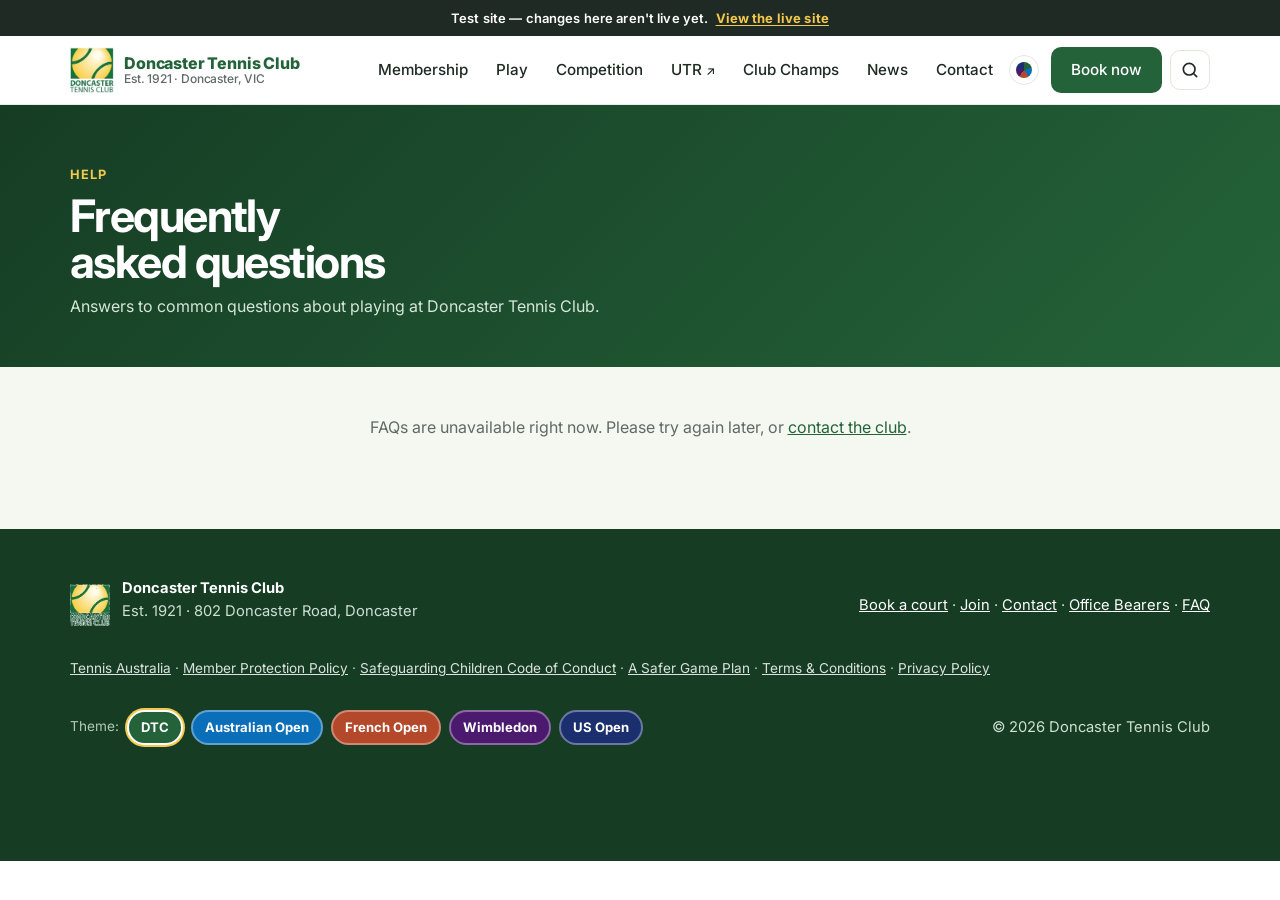
<file: test/faq.html>
<!doctype html>
<html lang="en">
<head>
<meta charset="utf-8"><meta name="viewport" content="width=device-width,initial-scale=1">
<meta name="robots" content="noindex, nofollow">
<title>FAQ · Doncaster Tennis Club · Melbourne</title>
<meta name="description" content="Frequently asked questions about Doncaster Tennis Club — booking a court, membership, coaching, competition and more.">
<link rel="icon" href="logo.png">
<link rel="preconnect" href="https://fonts.googleapis.com"><link href="https://fonts.googleapis.com/css2?family=Inter:wght@400;500;600;700;800&family=Cinzel:wght@500;700&display=swap" rel="stylesheet">
<style>
:root{--g:#246339;--g2:#2A7946;--y:#F2C94C;--t:#1F2A24;--m:#5F6B64;--l:#F4F8F1;--r:18px;--sh:0 10px 30px rgba(31,42,36,.08)}
*{box-sizing:border-box}html{scroll-behavior:smooth;scroll-padding-top:80px}
body{margin:0;font-family:Inter,system-ui,-apple-system,Segoe UI,Roboto,sans-serif;color:var(--t);line-height:1.6;background:#fff}
img{max-width:100%;display:block}a{color:var(--g)}
.wrap{max-width:1180px;margin:0 auto;padding:0 20px}
.skip{position:absolute;left:-999px}.skip:focus{left:10px;top:10px;z-index:99;background:#fff;padding:8px}
:focus-visible{outline:3px solid var(--y);outline-offset:2px}
/* banner */
.banner{background:var(--y);color:var(--t);font-weight:600;font-size:.95rem}
.banner .wrap{display:flex;align-items:center;gap:12px;padding-top:9px;padding-bottom:9px}
.banner p{margin:0;flex:1;text-align:center}.banner button{background:none;border:0;font-size:1.4rem;line-height:1;cursor:pointer;color:var(--t)}
/* header */
header{position:sticky;top:0;z-index:50;background:rgba(255,255,255,.92);backdrop-filter:blur(10px);border-bottom:1px solid #e6ece6}
.nav{display:flex;align-items:center;justify-content:space-between;height:68px}
.brand{display:flex;align-items:center;gap:10px;text-decoration:none;color:var(--g);font-weight:800;letter-spacing:-.01em;line-height:1.1;flex-shrink:0}
.brand img{width:44px;height:46px}.brand small{display:block;font-weight:500;color:var(--m);font-size:.75rem}
.menu{display:flex;gap:4px;list-style:none;margin:0;padding:0;align-items:center}
.menu a{text-decoration:none;color:var(--t);font-weight:500;padding:8px 12px;border-radius:10px;font-size:.95rem;white-space:nowrap}
.menu a:hover{background:var(--l);color:var(--g)}
.menu a.btn-g:hover{background:var(--y);color:#1F2A24}
.btn{display:inline-flex;align-items:center;justify-content:center;gap:8px;font-weight:700;text-decoration:none;border-radius:999px;padding:13px 22px;transition:transform .15s,box-shadow .15s;border:2px solid transparent}
.btn:hover{transform:translateY(-2px);box-shadow:var(--sh)}
.btn-y{background:var(--y);color:var(--t)!important}.btn-g{background:var(--g);color:#fff!important}
.btn-o{border-color:currentColor;color:#fff}.btn-og{border-color:var(--g);color:var(--g)}
.menu .btn{padding:9px 18px;margin-left:8px}
.burger{display:none;background:none;border:0;width:44px;height:44px;cursor:pointer;border-radius:10px}
.burger span{display:block;width:22px;height:2px;background:var(--t);margin:5px auto;transition:.2s}
/* hero */
.hero{position:relative;color:#fff;overflow:hidden;background:linear-gradient(135deg,rgba(22,66,38,.86) 0%,color-mix(in srgb,var(--g) 76%,transparent) 50%,color-mix(in srgb,var(--g) 70%,transparent) 100%),url(hero-court.jpg) center 45%/cover no-repeat #246339}
@media(max-width:700px){.hero{background:linear-gradient(180deg,rgba(22,66,38,.82),color-mix(in srgb,var(--g) 78%,transparent)),url(hero-court-m.jpg) center/cover no-repeat #246339}}
.hero .wrap{display:flex;flex-direction:column;align-items:center;text-align:center;padding-top:104px;padding-bottom:128px;position:relative;z-index:1}
.eyebrow{display:inline-block;background:rgba(255,255,255,.12);border:1px solid rgba(255,255,255,.25);padding:6px 14px;border-radius:999px;font-size:.85rem;font-weight:600}
h1{font-size:clamp(2.4rem,6vw,4.4rem);line-height:1.04;letter-spacing:-.035em;margin:22px 0 18px;max-width:18ch;text-wrap:balance}
h1 em{font-style:normal;color:var(--y)}
.hero p.lead{font-size:1.25rem;opacity:.9;max-width:38ch;margin:0 auto 36px}
.ctas{display:flex;flex-wrap:wrap;gap:12px;justify-content:center}
/* quick info */
.facts{margin-top:-56px;position:relative;z-index:2}
.facts .grid{display:grid;grid-template-columns:repeat(3,1fr);gap:16px}
.fact{background:#fff;border-radius:var(--r);padding:22px;box-shadow:var(--sh);display:flex;gap:14px;align-items:flex-start;border:1px solid #edf1ec}
.ico{flex:none;width:46px;height:46px;border-radius:14px;background:var(--l);display:grid;place-items:center;font-size:1.4rem}
.fact b{display:block;font-size:1.15rem}.fact span{color:var(--m);font-size:.93rem}
section{padding:80px 0}.band{background:var(--l)}
.sh{display:flex;justify-content:space-between;align-items:end;gap:20px;margin-bottom:32px;flex-wrap:wrap}
h2{font-size:clamp(1.7rem,3.5vw,2.4rem);letter-spacing:-.02em;line-height:1.15;margin:6px 0 0}
.kicker{color:var(--g2);font-weight:700;text-transform:uppercase;letter-spacing:.08em;font-size:.8rem}
.sub{color:var(--m);max-width:52ch;margin:8px 0 0}
/* quick answers */
.qa{display:grid;grid-template-columns:repeat(3,1fr);gap:18px}
.card{background:#fff;border-radius:var(--r);padding:26px;border:1px solid #e3eae2;transition:transform .2s,box-shadow .2s}
.card:hover{transform:translateY(-4px);box-shadow:var(--sh)}
.card h3{margin:12px 0 10px;font-size:1.15rem}
.card ul{margin:0;padding-left:18px;color:var(--m)}.card li{margin:4px 0}
table{width:100%;border-collapse:collapse;font-size:.93rem}
th,td{text-align:left;padding:7px 4px;border-bottom:1px solid #edf1ec}th{color:var(--m);font-weight:600;font-size:.8rem;text-transform:uppercase}
td.p{font-weight:700;color:var(--g)}
.note{font-size:.82rem;color:var(--m);margin-top:10px}
/* ways */
.ways{display:grid;grid-template-columns:repeat(3,1fr);gap:22px}
.way{background:#fff;border-radius:22px;overflow:hidden;border:1px solid #e3eae2;display:flex;flex-direction:column;transition:transform .2s,box-shadow .2s}
.way:hover{transform:translateY(-4px);box-shadow:var(--sh)}
.way img{aspect-ratio:4/3;object-fit:cover;width:100%}
.way .b{padding:24px;display:flex;flex-direction:column;flex:1}
.way h3{margin:0 0 8px;font-size:1.3rem}.way p,.way li{color:var(--m)}.way ul{padding-left:18px;margin:0 0 16px}
.way .btn{margin-top:auto;align-self:flex-start}
.tag{display:inline-block;background:var(--l);color:var(--g);font-weight:600;font-size:.8rem;padding:4px 10px;border-radius:999px;margin:0 6px 6px 0}
/* membership */
.mem{background:var(--g);color:#fff;border-radius:28px;padding:48px;display:grid;grid-template-columns:1fr 1fr;gap:40px;align-items:center;position:relative;overflow:hidden}
.mem h2{color:#fff}.mem .kicker{color:var(--y)}
.perks{display:grid;grid-template-columns:1fr 1fr;gap:14px;list-style:none;padding:0;margin:0}
.perks li{background:rgba(255,255,255,.08);border:1px solid rgba(255,255,255,.15);border-radius:16px;padding:18px}
.perks b{display:block;color:var(--y);font-size:1.4rem}
.mem a.link{color:#fff;font-weight:600}
.news.has-img{display:flex;gap:16px;align-items:flex-start}.news .th{width:96px;height:96px;flex:none;object-fit:cover;border-radius:12px}
.news .dt{color:var(--m);font-size:.85rem;font-weight:600}
.news-load{padding:22px;border-radius:16px;border:1px dashed #cfdccd;color:var(--m);margin-bottom:12px}
.news-more{margin-top:6px}
/* events & news */
.two{display:grid;grid-template-columns:1fr 1fr;gap:28px}
.ev{display:flex;gap:18px;align-items:center;padding:16px;background:#fff;border-radius:16px;border:1px solid #e3eae2;margin-bottom:12px}
.date{flex:none;width:64px;height:64px;border-radius:14px;background:var(--g);color:#fff;display:grid;place-items:center;text-align:center;line-height:1.05;font-weight:800}
.date small{display:block;font-size:.7rem;font-weight:600;color:var(--y);text-transform:uppercase}
.ev h3{margin:0;font-size:1.05rem}.ev p{margin:2px 0 0;color:var(--m);font-size:.92rem}
.news{display:block;text-decoration:none;color:inherit;padding:22px;background:#fff;border-radius:16px;border:1px solid #e3eae2;margin-bottom:12px;transition:.2s}
.news:hover{border-color:var(--g2);box-shadow:var(--sh)}
.news h3{margin:6px 0;font-size:1.1rem}.news p{margin:0;color:var(--m);font-size:.95rem}.news .more{color:var(--g);font-weight:700;font-size:.9rem;margin-top:8px;display:inline-block}
/* find */
.find{display:grid;grid-template-columns:.9fr 1.1fr;gap:28px;align-items:stretch}
.contact{background:#fff;border-radius:22px;padding:30px;border:1px solid #e3eae2}
.contacts{margin-top:40px}.contacts h3{margin:0 0 14px}.cgrid{display:grid;grid-template-columns:repeat(auto-fill,minmax(250px,1fr));gap:14px}.cc{background:#fff;border:1px solid rgba(0,0,0,.08);border-left:4px solid var(--g);border-radius:12px;padding:14px 16px;display:flex;flex-direction:column;gap:3px;min-width:0}.cc .cr{font-size:.72rem;text-transform:uppercase;letter-spacing:.06em;color:var(--m);font-weight:700}.cc b{font-size:1.02rem}.cc a{overflow-wrap:anywhere;font-weight:600}
.contact dl{margin:0}.contact dt{font-size:.8rem;text-transform:uppercase;letter-spacing:.06em;color:var(--m);font-weight:600;margin-top:18px}
.contact dd{margin:4px 0 0;font-weight:500}
.social{display:flex;gap:10px;margin-top:22px;flex-wrap:wrap}
iframe{background:var(--l) url(h20.jpg) center/cover;width:100%;height:100%;min-height:380px;border:0;border-radius:22px}
footer{background:#163d24;color:#cfe0d3;padding:48px 0 110px;font-size:.92rem}
footer .wrap{display:flex;justify-content:space-between;gap:24px;flex-wrap:wrap;align-items:center}
footer a{color:#fff}footer img{width:40px}
.fb{display:flex;gap:12px;align-items:center}
.soc{display:flex;gap:8px;align-items:center}
.soc a{display:inline-flex;align-items:center;justify-content:center;width:40px;height:40px;border-radius:50%;border:2px solid currentColor;color:var(--g);text-decoration:none;background:transparent;flex-shrink:0}
.soc a:hover,.soc a:focus-visible{background:var(--g);color:#fff;outline:2px solid var(--g);outline-offset:2px}
.soc a svg{width:18px;height:18px;fill:currentColor;display:block}
.fb .soc{margin-top:10px}
footer .soc a{color:#fff;border-color:rgba(255,255,255,.65)}
footer .soc a:hover,footer .soc a:focus-visible{background:#fff;color:#163d24;outline-color:#fff}

/* mobile bar */
.mbar{display:none}
/* reveal */
.rv{opacity:0;transform:translateY(24px);transition:opacity .7s ease,transform .7s ease}.rv.in{opacity:1;transform:none}
#results .sub{max-width:420px}
.tabs{display:flex;gap:6px;background:#fff;border:1px solid #e3eae2;border-radius:999px;padding:5px;width:max-content;max-width:100%;overflow-x:auto;margin-bottom:24px}
.tabs button{border:0;background:none;font:inherit;font-weight:700;color:var(--m);padding:10px 18px;border-radius:999px;cursor:pointer;white-space:nowrap}
.tabs button[aria-selected=true]{background:var(--g);color:#fff}
.sm-l{display:none}
.tp{background:#fff;border:1px solid #e3eae2;border-radius:var(--r);padding:26px;box-shadow:var(--sh)}
.lad{display:grid;grid-template-columns:repeat(3,1fr);gap:18px;margin-bottom:18px}
.lg h4{margin:0 0 8px;font-size:.85rem;color:var(--m);text-transform:uppercase;letter-spacing:.05em}
.chips{display:flex;flex-wrap:wrap;gap:6px}
.chip{border:1.5px solid var(--g);background:#fff;color:var(--g);font:inherit;font-size:.88rem;font-weight:600;padding:6px 12px;border-radius:999px;cursor:pointer}
.chip.on,.chip:hover{background:var(--g);color:#fff}
.lframe{border:1px solid #e3eae2;border-radius:12px;overflow:hidden}
.lhead{display:flex;justify-content:space-between;gap:10px;flex-wrap:wrap;padding:12px 16px;background:var(--l);font-size:.95rem}
.lhead a{font-weight:700}
#lif{width:100%;height:560px;border:0;display:block;background:#fff}
.tw{overflow-x:auto;-webkit-overflow-scrolling:touch;margin:0 0 8px}
.rt{min-width:560px}.rt td.w{font-weight:700;color:var(--g)}.rt td.ev-n{font-weight:600}
.rt tbody tr:nth-child(even){background:#fafcf9}.rt td,.rt th{padding:10px 10px}
.rh{margin:26px 0 8px;font-size:1.1rem}.rh:first-child{margin-top:0}
.soon{background:var(--l);border-radius:14px;padding:20px 22px}.soon h3{margin:8px 0 4px}.soon p{margin:0 0 14px;color:var(--m)}
details{margin-top:18px;border-top:1px solid #edf1ec;padding-top:14px}summary{cursor:pointer;font-weight:700;color:var(--g);font-size:1.02rem}
details .tw{margin-top:12px}
.dyn:empty{display:none}.dyn{margin-top:22px}.dyn h4{margin:0 0 8px;font-size:.85rem;color:var(--m);text-transform:uppercase;letter-spacing:.05em}
.dyn a{display:block;padding:8px 0;border-bottom:1px solid #edf1ec;text-decoration:none;font-weight:600}.dyn a span{color:var(--m);font-weight:400;font-size:.85rem;margin-left:8px}
@media (max-width:960px){.lad{grid-template-columns:1fr}}
@media (max-width:600px){.lg-l{display:none}.sm-l{display:inline}.tabs{width:100%}.tabs button{flex:1}.tp{padding:18px}.tabs button{padding:9px 13px;font-size:.9rem}#lif{height:480px}}
@media (prefers-reduced-motion:reduce){*{transition:none!important;scroll-behavior:auto!important}.rv{opacity:1;transform:none}}
@media (max-width:1100px) and (min-width:1021px){
 .menu{gap:2px}
 .menu a{padding:8px 8px}
 .menu .btn{padding:9px 14px;margin-left:4px}
}
@media (max-width:1020px){
 .menu{position:fixed;inset:68px 0 auto 0;background:#fff;flex-direction:column;align-items:stretch;padding:12px 20px 24px;gap:2px;box-shadow:var(--sh);transform:translateY(-12px);opacity:0;visibility:hidden;transition:.25s;z-index:-1;top:68px;bottom:auto}
 .menu.open{transform:none;opacity:1;visibility:visible}.menu a{padding:14px 12px;font-size:1.05rem}.menu .btn{margin:10px 0 0}
 .burger{display:block}
 .burger[aria-expanded=true] span:nth-child(1){transform:translateY(7px) rotate(45deg)}
 .burger[aria-expanded=true] span:nth-child(2){opacity:0}
 .burger[aria-expanded=true] span:nth-child(3){transform:translateY(-7px) rotate(-45deg)}
}
@media (max-width:960px){
 .hero .wrap{padding-top:64px;padding-bottom:96px}
 .facts .grid,.qa,.ways,.two,.find,.mem{grid-template-columns:1fr}
 .mem{padding:30px 22px}
 section{padding:56px 0}
}
@media (max-width:600px){
 .hero .wrap{padding-top:48px;padding-bottom:84px}
 .ctas .btn{flex:1 1 100%}
 .perks{grid-template-columns:1fr 1fr}
 .mbar{display:grid;grid-template-columns:1fr 1fr 1fr;gap:8px;position:fixed;left:0;right:0;bottom:0;z-index:60;background:#fff;padding:10px 12px calc(10px + env(safe-area-inset-bottom));box-shadow:0 -6px 20px rgba(0,0,0,.08)}
 .mbar a{padding:12px 6px;font-size:.92rem}
}

[data-theme=ao]{--g:#0A6FB8;--g2:#0091D2;--y:#C8E63C;--l:#EEF6FB}
[data-theme=rg]{--g:#B4482A;--g2:#D0623E;--y:#F3D08A;--l:#FBF2EC}
[data-theme=wim]{--g:#4B1A6E;--g2:#00703C;--y:#E2CF8E;--l:#F5F1F8}
[data-theme=us]{--g:#1B2F6E;--g2:#2F6FD6;--y:#FFD100;--l:#EEF2FA}
.themes{display:flex;flex-wrap:wrap;gap:8px;align-items:center;justify-content:center;margin:6px 0}
.themes span{font-size:.85rem;opacity:.85}
.themes button{border:2px solid rgba(255,255,255,.35);border-radius:999px;padding:5px 12px;font:inherit;font-size:.82rem;font-weight:700;cursor:pointer;color:#fff;background:var(--sw)}
.themes button[aria-pressed=true]{border-color:#fff;box-shadow:0 0 0 2px var(--y)}

.tsel{position:relative;display:flex;align-items:center}
.tbtn{width:30px;height:30px;border-radius:50%;border:1px solid #dfe6de;background:#fff;cursor:pointer;display:grid;place-items:center;padding:0}
.tbtn:hover{border-color:var(--g)}
.tdot{width:16px;height:16px;border-radius:50%;background:conic-gradient(#246339 0 20%,#0A6FB8 0 40%,#B4482A 0 60%,#4B1A6E 0 80%,#1B2F6E 0)}
.tpop{position:absolute;top:40px;right:0;background:#fff;border:1px solid #e3eae2;border-radius:999px;padding:6px;display:flex;gap:6px;box-shadow:var(--sh);z-index:60}
.tpop[hidden]{display:none}
.tpop button{width:22px;height:22px;border-radius:50%;border:2px solid #fff;background:var(--sw);cursor:pointer;padding:0;box-shadow:0 0 0 1px rgba(0,0,0,.12)}
.tpop button[aria-pressed=true]{box-shadow:0 0 0 2px var(--y),0 0 0 3px var(--t)}

.tpop button{position:relative}
.tpop button::after{content:attr(data-n);position:absolute;top:32px;left:50%;transform:translateX(-50%);white-space:nowrap;background:var(--t);color:#fff;font-size:.75rem;font-weight:600;padding:5px 9px;border-radius:6px;opacity:0;pointer-events:none;transition:opacity .15s}
.tpop button:hover::after,.tpop button:focus-visible::after{opacity:1}
.tpop button:last-child::after{left:auto;right:-6px;transform:none}

.banner{position:relative;overflow:hidden;border-bottom:3px solid var(--g)}
.banner::before{content:"";position:absolute;inset:0;background:linear-gradient(100deg,transparent 30%,rgba(255,255,255,.55) 50%,transparent 70%);transform:translateX(-100%);animation:bshine 5s ease-in-out infinite}
.banner .wrap{position:relative}
@keyframes bshine{0%,60%{transform:translateX(-100%)}100%{transform:translateX(100%)}}
.bnew{display:inline-block;background:var(--g);color:#fff;font-size:.7rem;font-weight:800;letter-spacing:.08em;padding:3px 8px;border-radius:999px;margin-right:6px;vertical-align:2px;animation:bpulse 1.8s ease-in-out infinite}
@keyframes bpulse{0%,100%{box-shadow:0 0 0 0 color-mix(in srgb,var(--g) 60%,transparent)}50%{box-shadow:0 0 0 6px transparent}}
.bmore{color:var(--g);font-weight:800;margin-left:8px;white-space:nowrap;text-decoration:underline;text-underline-offset:3px}
@media (prefers-reduced-motion:reduce){.banner::before,.bnew{animation:none}}
.plays{margin:.2em 0 1em 1.2em;padding:0;list-style:disc}.plays,.plays li,.plays a{font-size:1rem!important;font-weight:400}.plays li{margin:.25em 0}.plays a{color:inherit;text-decoration:underline}.hero .ctas .btn{width:170px}@media(max-width:700px){.hero .ctas .btn{width:100%}}.cc a[href^="mailto:"],.cc a[href^="http"]{font-size:.82rem;letter-spacing:-.01em}
.phead{background:linear-gradient(135deg,#163d24,#246339);color:#fff;padding:56px 0 48px}.phead h1{color:#fff;margin:6px 0 8px;font-size:clamp(2rem,4vw,2.8rem)}.phead p{margin:0;color:#d6e6da}.phead .kicker{color:var(--y)}
.rpage{padding:40px 0 80px;background:var(--l)}
.intro{margin:0 0 14px;color:var(--m)}
.jump{margin-bottom:8px}.jump .chip{text-decoration:none}
.assoc{font-size:1.35rem;margin:34px 0 12px;padding-bottom:8px;border-bottom:3px solid var(--y);scroll-margin-top:90px}
.lsec{border:1px solid #e3eae2;border-radius:12px;overflow:hidden;margin-bottom:18px}
.lsec .lhead h3{margin:0;font-size:1.02rem;color:var(--g)}
iframe.trols{width:100%;height:520px;min-height:0;border:0;border-radius:0;display:block;background:#fff}
.yr{scroll-margin-top:90px;margin-top:34px}.yr:first-of-type{margin-top:20px}
.yh{font-size:1.25rem;margin:0 0 6px;padding-bottom:8px;border-bottom:3px solid var(--y)}
.gh{margin:18px 0 6px;font-size:.85rem;letter-spacing:.08em;color:var(--g2)}
.board{max-width:720px;margin:0 auto;text-align:center}.board .bk{margin:0;text-transform:uppercase;letter-spacing:.14em;font-size:.78rem;color:var(--m);font-weight:700}
.board h2{margin:4px 0 2px;color:var(--g)}.board .bs{margin:0 0 14px;font-style:italic;color:var(--m)}.board table{text-align:left}.board .rt{min-width:0}.hb td.w{color:inherit;font-weight:500}
.slides{max-width:860px;margin:30px auto 0;aspect-ratio:16/9.6}.slides iframe{min-height:0;height:100%;border-radius:14px}
.note{font-size:.88rem;color:var(--m)}
.rteaser{display:grid;grid-template-columns:repeat(auto-fit,minmax(190px,1fr));gap:18px}
.utr-band .utr{margin-top:0}
.comps{margin-top:28px;background:var(--card,#fff);border-radius:18px;box-shadow:0 6px 24px rgba(0,0,0,.06);padding:28px;border-top:4px solid var(--gold,#f2c94c);scroll-margin-top:90px}
.comps h3{margin:6px 0 6px;font-size:1.5rem;color:var(--green,#1f5c36)}.comps-sub{margin:0 0 18px;color:var(--m)}
.comps-grid{display:grid;grid-template-columns:repeat(3,1fr);gap:16px}.comp{border:1px solid #e4ebe3;border-radius:14px;padding:18px;display:flex;flex-direction:column}
.comp .tag{align-self:flex-start;width:fit-content;max-width:max-content}.comp h4{margin:8px 0 8px;font-size:1.02rem}.comp ul{margin:0 0 12px;padding-left:18px;line-height:1.55;font-size:.93rem}.comp li{margin-bottom:4px}.comp .more{margin-top:auto;font-weight:700;color:var(--green,#1f5c36);text-decoration:none}
.comps-cta{display:flex;align-items:center;justify-content:space-between;gap:16px;margin-top:20px;flex-wrap:wrap}.comps-cta p{margin:0}
@media (max-width:900px){.comps-grid{grid-template-columns:1fr}.comps{padding:20px}}
.utr{margin-top:28px;background:var(--card,#fff);border-radius:18px;box-shadow:0 6px 24px rgba(0,0,0,.06);padding:28px;display:grid;grid-template-columns:1fr 220px;gap:28px;align-items:center;border-top:4px solid var(--gold,#f2c94c)}
.utr h2{margin:6px 0 10px;color:var(--green,#1f5c36)}.utr h3{margin:16px 0 6px;font-size:1.05rem}.utr p{margin:0 0 10px;line-height:1.6}
.utr-btn{display:inline-block;margin-top:8px}.utr-scale{display:grid;grid-template-columns:auto 1fr auto;gap:8px;align-items:center;text-align:center}
.utr-n{font-weight:800;font-size:1.4rem;color:var(--green,#1f5c36)}.utr-bar{height:12px;border-radius:6px;background:linear-gradient(90deg,var(--gold,#f2c94c),var(--green,#1f5c36))}.utr-scale small{grid-column:1/-1;opacity:.75}
.sr-only{position:absolute;width:1px;height:1px;overflow:hidden;clip:rect(0 0 0 0);white-space:nowrap}
@media (max-width:700px){.utr{grid-template-columns:1fr;padding:20px}.utr-scale{order:-1}}
.wof-era{scroll-margin-top:90px;margin-top:30px}.wof-h{font-size:1.15rem;margin:0 0 12px;padding-bottom:6px;border-bottom:3px solid var(--y);color:var(--g)}
.wof-grid{display:grid;grid-template-columns:repeat(auto-fill,minmax(250px,1fr));gap:18px}
.wof-card{margin:0;background:#fff;border:1px solid #e3eae2;border-radius:14px;overflow:hidden;display:flex;flex-direction:column;box-shadow:0 2px 10px rgba(0,0,0,.04)}
.wof-open{all:unset;cursor:zoom-in;display:block;aspect-ratio:4/3;background:#eef3ee;overflow:hidden}.wof-open:focus-visible{outline:3px solid var(--y);outline-offset:-3px}
.wof-open img{width:100%;height:100%;object-fit:cover;display:block;transition:transform .3s}.wof-open:hover img{transform:scale(1.03)}
.wof-card figcaption{padding:12px 14px;font-size:.92rem;font-weight:600;color:var(--t,#1d2a20);line-height:1.35}
.wof-lb{position:fixed;inset:0;z-index:1000;background:rgba(10,20,14,.92);display:flex;align-items:center;justify-content:center;padding:20px}.wof-lb[hidden]{display:none}
.wof-lb figure{margin:0;max-width:min(1200px,92vw);text-align:center}.wof-lb img{max-width:100%;max-height:80vh;border-radius:8px;display:block;margin:0 auto}
.wof-lb figcaption{color:#fff;margin-top:12px;font-weight:600}
.wof-lb button{position:absolute;background:rgba(255,255,255,.12);color:#fff;border:0;border-radius:999px;width:46px;height:46px;font-size:1.8rem;line-height:1;cursor:pointer}.wof-lb button:hover,.wof-lb button:focus-visible{background:var(--y);color:#1d1d1d;outline:none}
.wof-x{top:16px;right:16px}.wof-prev{left:16px;top:50%;transform:translateY(-50%)}.wof-next{right:16px;top:50%;transform:translateY(-50%)}
@media(max-width:600px){.wof-grid{grid-template-columns:1fr 1fr;gap:10px}.wof-card figcaption{padding:8px 10px;font-size:.8rem}.wof-prev,.wof-next{top:auto;bottom:18px;transform:none}.wof-prev{left:calc(50% - 56px)}.wof-next{right:calc(50% - 56px)}}

.rcard{display:block;background:#fff;border:1px solid #e3eae2;border-radius:var(--r);padding:24px;box-shadow:var(--sh);text-decoration:none;color:inherit;transition:transform .2s}.rcard:hover{transform:translateY(-3px)}
.rcard h3{margin:6px 0 6px;color:var(--g)}.rcard p{margin:0 0 12px;color:var(--m)}.rcard .more{font-weight:700;color:var(--g2)}
@media (max-width:900px){.rteaser{grid-template-columns:1fr}.tp{padding:18px}iframe.trols{height:460px}}
@media (max-width:600px){.rt.st{min-width:0}.rt.st thead{display:none}.rt.st tr{display:block;padding:10px 4px;border-bottom:1px solid #edf1ec}.rt.st td{display:inline;border:0;padding:0}
.rt.st td.ev-n{display:block;font-size:.8rem;text-transform:uppercase;letter-spacing:.05em;color:var(--m);margin-bottom:2px}
.rt.st td:nth-child(3)::before{content:" def. ";color:var(--m);font-weight:400}.rt.st:not(.jt) td:nth-child(3)::before{content:" d. "}
.rt.st td:nth-child(4)::before{content:" · ";color:var(--m)}.rt.st td:nth-child(4){color:var(--m);white-space:nowrap}.jump .chip{font-size:.82rem}.lg-l{display:none}.sm-l{display:inline}.rt{min-width:520px}.board .rt{min-width:0}}
@media(max-width:600px){#results .tabs{border-radius:14px;padding:4px;gap:2px}#results .tabs button{flex:1 1 auto;padding:9px 6px;font-size:.8rem;letter-spacing:-.01em}}
.wof-unavailable{display:flex;align-items:center;justify-content:center;min-height:180px;background:#edf1ec;color:#536558;cursor:default}.wof-unavailable span{padding:20px}

/* office bearers honour board */
.hbw{max-width:1040px;margin:8px auto 0;padding:14px;border-radius:6px;
background:linear-gradient(145deg,#f6e27a 0%,#b8892b 18%,#fff1a8 34%,#9a6b1c 52%,#e9c95a 70%,#7d5413 86%,#e2bf55 100%);
box-shadow:0 18px 40px rgba(0,0,0,.35),inset 0 0 0 1px rgba(255,255,255,.35)}
.hbp{position:relative;padding:34px 28px 26px;border-radius:2px;color:#f1d58a;font-family:Cinzel,"Trajan Pro",Georgia,"Times New Roman",serif;text-align:center;
box-shadow:inset 0 0 0 2px #5a3a10,inset 0 0 0 5px rgba(232,196,98,.55),inset 0 0 0 7px #2a1608,inset 0 0 40px rgba(0,0,0,.6);
background:
 radial-gradient(ellipse at 30% 0%,rgba(255,200,140,.10),transparent 60%),
 repeating-linear-gradient(92deg,rgba(0,0,0,.0) 0 7px,rgba(0,0,0,.13) 7px 9px,rgba(255,255,255,.025) 9px 12px,rgba(0,0,0,.06) 12px 19px),
 repeating-linear-gradient(88deg,rgba(90,40,10,.25) 0 2px,transparent 2px 31px),
 linear-gradient(90deg,#3b1d0c,#5a2d12 22%,#4a2410 45%,#62331a 68%,#3f200d)}
.hbp .eng{text-shadow:0 1px 0 rgba(0,0,0,.85),0 -1px 0 rgba(255,236,170,.25),0 0 12px rgba(240,200,90,.15)}
.hbh{display:flex;align-items:center;justify-content:center;gap:16px;margin:0 auto 6px}
.hbh img{width:64px;height:64px;border-radius:50%;background:#fff;object-fit:contain;box-shadow:0 0 0 2px #d9b257,0 2px 6px rgba(0,0,0,.6)}
.hbh .club{margin:0;font-size:1.55rem;letter-spacing:.14em;font-weight:700;color:#f6dc8e;line-height:1.15}
.hbp h2{margin:4px 0 2px;font-family:inherit;font-weight:500;font-size:1.2rem;letter-spacing:.32em;text-transform:uppercase;color:#e9c96f}
.hbp .est{margin:0 0 16px;font-size:.8rem;letter-spacing:.3em;color:#cfae62}
.hbp .orn{display:flex;align-items:center;gap:10px;margin:0 auto 14px;max-width:420px;color:#d9b257}
.hbp .orn::before,.hbp .orn::after{content:"";flex:1;height:1px;background:linear-gradient(90deg,transparent,#d9b257,transparent)}
table.hbt{width:100%;border-collapse:collapse;table-layout:fixed;font-family:inherit;background:none;min-width:0}
.hbt col.y{width:84px}
.hbt th{font-weight:700;font-size:.92rem;letter-spacing:.1em;text-transform:uppercase;color:#f6dc8e;padding:8px 6px 10px;border-bottom:2px solid #c9a14a;background:none;text-align:left}
.hbt td{padding:7px 6px;font-size:.98rem;color:#f1d58a;border-bottom:1px solid rgba(217,178,87,.38);background:none;letter-spacing:.03em;text-align:left}
.hbt tbody tr:last-child td,.hbt tbody tr:last-child th{border-bottom:2px solid #c9a14a}
.hbt .yr{text-align:center;font-weight:700;color:#ffe9a6;border-right:1px solid rgba(217,178,87,.38)}
.hbt th.yr{border-right:1px solid rgba(217,178,87,.38)}
.hbt tbody tr:hover td,.hbt tbody tr:hover th{background:rgba(255,220,140,.05)}
.hbp .note{margin:14px 0 0;font-size:.74rem;letter-spacing:.06em;color:#d4b36a;font-family:Georgia,serif;font-style:italic}
.sr{position:absolute;width:1px;height:1px;overflow:hidden;clip:rect(0 0 0 0)}
.jhb-label{margin:0 0 4px;text-align:center;color:var(--g);font-weight:800;letter-spacing:.1em;text-transform:uppercase;font-size:.8rem}
.empty{margin:28px 0 8px;text-align:center;color:var(--m)}
.ob-also{margin:18px 0 0;text-align:center;color:var(--m);font-size:.95rem}
#office-bearers-board .hbw{margin-top:10px}
@media(max-width:900px){.hbw{padding:8px}.hbp{padding:22px 10px 16px}.hbh{gap:10px}.hbh img{width:48px;height:48px}
.hbh .club{font-size:1.05rem;letter-spacing:.08em}.hbp h2{font-size:.85rem;letter-spacing:.18em}.hbp .est{font-size:.68rem;margin-bottom:10px}
.hbt col.y{width:52px}.hbt th{font-size:.68rem;letter-spacing:.04em;padding:6px 3px 8px}.hbt td{font-size:.72rem;padding:7px 3px;letter-spacing:0}}
@media(max-width:860px){
.hbt-ob thead{position:absolute;width:1px;height:1px;overflow:hidden;clip:rect(0 0 0 0)}
.hbt-ob,.hbt-ob tbody,.hbt-ob tr,.hbt-ob td,.hbt-ob th{display:block;width:100%;max-width:100%;border-left:0;border-right:0}
.hbt-ob{table-layout:auto}
.hbt-ob tr{padding:4px 0 8px;border-bottom:1px solid rgba(217,178,87,.38)}
.hbt-ob tbody tr:last-child,.hbt-ob tbody tr:last-child td,.hbt-ob tbody tr:last-child th{border-bottom:2px solid #c9a14a}
.hbt-ob th.yr{text-align:center;padding:12px 6px 6px;font-size:1.05rem;letter-spacing:.14em;border:0}
.hbt-ob td{display:flex;justify-content:space-between;align-items:baseline;gap:12px;padding:5px 8px;text-align:right;border:0}
.hbt-ob td::before{content:attr(data-l);font-size:.68rem;letter-spacing:.08em;text-transform:uppercase;color:#d9b257;font-weight:700;text-align:left;flex:0 0 42%}
}

/* FAQ page */
#faq.rpage{padding-top:20px}
.faq-cat{margin:0 0 14px;padding:0}
.faq-cat:last-child{margin-bottom:0}
.faq-cat h2{margin:0 0 8px;color:var(--g);font-size:1.15rem;letter-spacing:-.01em}
.faq-item{background:#fff;border:1px solid #e3eae2;border-radius:14px;margin:0 0 8px;padding:0;box-shadow:0 1px 0 rgba(31,42,36,.03)}
.faq-item:last-child{margin-bottom:0}
.faq-item[open]{border-color:#d5e4d2;box-shadow:var(--sh)}
.faq-item summary{cursor:pointer;list-style:none;font-weight:700;padding:14px 48px 14px 16px;position:relative;color:var(--t);line-height:1.35}
.faq-item summary::-webkit-details-marker{display:none}
.faq-item summary::marker{content:""}
.faq-item summary::after{content:"";position:absolute;right:18px;top:50%;width:8px;height:8px;border-right:2px solid var(--g);border-bottom:2px solid var(--g);transform:translateY(-70%) rotate(45deg);transition:transform .15s}
.faq-item[open] summary::after{transform:translateY(-30%) rotate(225deg)}
.faq-item summary:focus-visible{outline:3px solid var(--y);outline-offset:2px;border-radius:10px}
.faq-a{padding:0 16px 16px;color:var(--m);line-height:1.65}
.faq-a p{margin:0 0 .7em}
.faq-a p:last-child{margin:0}
.faq-a a{font-weight:600}
.faq-soon{background:#fff;border:1px solid #e3eae2;border-radius:16px;padding:40px 28px;text-align:center;box-shadow:var(--sh);max-width:560px;margin:4px auto 0}
.faq-soon h2{margin:0 0 8px;font-size:1.35rem;letter-spacing:-.02em;color:var(--t)}
.faq-soon p{margin:0;color:var(--m);line-height:1.6}
.faq-soon a{font-weight:600}
@media(max-width:600px){.faq-item summary{padding:13px 42px 13px 14px;font-size:.98rem}}

</style>
<link rel="stylesheet" href="search.css">
<link rel="stylesheet" href="theme.css">
<link rel="stylesheet" href="test-banner.css">
<script>try{var t=localStorage.getItem("dtc-theme");if(t)document.documentElement.dataset.theme=t}catch(e){}</script>
<script src="theme.js"></script>
</head>
<body>
<a class="skip" href="#main">Skip to content</a>
<div class="dtc-test" role="status">Test site — changes here aren't live yet. <a href="https://www.doncastertc.org.au/">View the live site</a></div>
<div class="banner" id="banner" role="region" aria-label="Announcement" hidden><div class="wrap" style="justify-content:center"><p></p></div></div>
<header><div class="wrap nav">
 <a class="brand" href="index.html#top"><img src="logo.png" alt="Doncaster Tennis Club logo"><span>Doncaster Tennis Club<small>Est. 1921 · Doncaster, VIC</small></span></a>
 <button class="burger" aria-label="Menu" aria-expanded="false" aria-controls="menu"><span></span><span></span><span></span></button>
 <ul class="menu" id="menu">
  <li><a href="index.html#membership">Membership</a></li><li><a href="index.html#play">Play</a></li><li><a href="courts.html">Competition</a></li><li><a href="https://app.utrsports.net/club/1909847" rel="noreferrer">UTR <span aria-hidden="true" style="font-size:.8em">↗</span></a></li><li><a href="results.html">Club Champs</a></li><li><a href="index.html#news">News</a></li><li><a href="index.html#contact">Contact</a></li>
  <li class="tsel"><button class="tbtn" aria-label="Colour theme" aria-expanded="false" title="Colour theme"><span class="tdot"></span></button><div class="tpop" hidden><button data-t="" data-n="DTC club colours" aria-label="DTC club colours theme" style="--sw:#246339"></button><button data-t="ao" data-n="Australian Open, Melbourne blue" aria-label="Australian Open, Melbourne blue theme" style="--sw:#0A6FB8"></button><button data-t="rg" data-n="French Open, Roland-Garros clay" aria-label="French Open, Roland-Garros clay theme" style="--sw:#B4482A"></button><button data-t="wim" data-n="Wimbledon, purple and green" aria-label="Wimbledon, purple and green theme" style="--sw:#4B1A6E"></button><button data-t="us" data-n="US Open, New York navy" aria-label="US Open, New York navy theme" style="--sw:#1B2F6E"></button></div></li><li><a class="btn btn-g" href="https://play.tennis.com.au/doncastertennisclub/Booking/BookByDate" target="_blank" rel="noopener">Book now</a></li>
 </ul>
 <button class="sbtn" type="button" aria-label="Search the club website" aria-haspopup="dialog" aria-controls="dtc-search" aria-expanded="false" title="Search (/ or Ctrl+K)">
  <svg viewBox="0 0 24 24" fill="none" stroke="currentColor" stroke-width="2" stroke-linecap="round" stroke-linejoin="round" aria-hidden="true"><circle cx="11" cy="11" r="7"/><path d="M20 20l-3.5-3.5"/></svg>
 </button>
</div></header>
<main id="main"><section class="phead"><div class="wrap"><span class="kicker">Help</span><h1>Frequently asked questions</h1><p>Answers to common questions about playing at Doncaster Tennis Club.</p></div></section>
<section class="rpage" id="faq"><div class="wrap">
  <p class="empty" id="faq-empty" hidden>FAQs are unavailable right now. Please try again later, or <a href="index.html#contact">contact the club</a>.</p>
  <div class="faq-soon" id="faq-soon" hidden>
    <h2>FAQs coming soon</h2>
    <p>We're putting together answers to common questions. In the meantime, <a href="index.html#contact">contact the club</a>.</p>
  </div>
  <div id="faq-list"></div>
</div></section></main>
<footer><div class="wrap">
 <div class="fb"><img src="logo.png" alt=""><div><b style="color:#fff">Doncaster Tennis Club</b><br>Est. 1921 · 802 Doncaster Road, Doncaster<div class="soc" data-social hidden></div></div></div>
 <div><a href="https://play.tennis.com.au/doncastertennisclub/Booking/BookByDate">Book a court</a> · <a href="https://play.tennis.com.au/doncastertennisclub/Membership/Join">Join</a> · <a href="mailto:enquiries@doncastertc.org.au">Contact</a> · <a href="office-bearers.html">Office Bearers</a> · <a href="faq.html">FAQ</a></div>
 <div class="fpol" style="font-size:.85rem;opacity:.85"><a href="https://www.tennis.com.au/" target="_blank" rel="noopener">Tennis Australia</a> · <a href="https://www.tennis.com.au/tas/files/2016/04/Member-Protection-Policy.pdf" target="_blank" rel="noopener">Member Protection Policy</a> · <a href="https://www.tennis.com.au/nsw/files/2021/12/Safeguarding-Children-Code-of-Conduct-6-Oct-2021.pdf" target="_blank" rel="noopener">Safeguarding Children Code of Conduct</a> · <a href="https://www.tennis.com.au/information-for-clubs-associations" target="_blank" rel="noopener">A Safer Game Plan</a> · <a href="https://www.tennis.com.au/conditions-of-use" target="_blank" rel="noopener">Terms &amp; Conditions</a> · <a href="https://www.tennis.com.au/privacy" target="_blank" rel="noopener">Privacy Policy</a></div>
 <div class="themes" role="group" aria-label="Colour theme"><span>Theme:</span><button data-t="" style="--sw:#246339">DTC</button><button data-t="ao" style="--sw:#0A6FB8">Australian Open</button><button data-t="rg" style="--sw:#B4482A">French Open</button><button data-t="wim" style="--sw:#4B1A6E">Wimbledon</button><button data-t="us" style="--sw:#1B2F6E">US Open</button></div>
 <div>© <span id="yr">2026</span> Doncaster Tennis Club</div>
</div></footer>
<nav class="mbar" aria-label="Quick actions">
 <a class="btn btn-g" href="https://play.tennis.com.au/doncastertennisclub/Booking/BookByDate">Book</a>
 <a class="btn btn-y" href="https://play.tennis.com.au/doncastertennisclub/Membership/Join">Join</a>
 <a class="btn btn-og" href="index.html#contact">Contact</a>
</nav>
<script>
const b=document.querySelector('.burger'),m=document.getElementById('menu');
b.onclick=()=>{const o=m.classList.toggle('open');b.setAttribute('aria-expanded',o)};
m.querySelectorAll('a').forEach(a=>a.onclick=()=>{m.classList.remove('open');b.setAttribute('aria-expanded',false)});
const io=new IntersectionObserver(es=>es.forEach(e=>{if(e.isIntersecting){e.target.classList.add('in');io.unobserve(e.target)}}),{threshold:.12});
document.querySelectorAll('.rv').forEach(el=>io.observe(el));
document.getElementById('yr').textContent=new Date().getFullYear();
</script>
<script>
(function(){var b=[].slice.call(document.querySelectorAll('.themes button,.tpop button'));function set(t){if(t)document.documentElement.dataset.theme=t;else delete document.documentElement.dataset.theme;try{localStorage.setItem('dtc-theme',t)}catch(e){}b.forEach(function(x){x.setAttribute('aria-pressed',x.dataset.t===t)})}
var cur=document.documentElement.dataset.theme||'';b.forEach(function(x){x.setAttribute('aria-pressed',x.dataset.t===cur);x.onclick=function(){set(x.dataset.t)}})})();
</script>
<script>
(function(){var t=document.querySelector('.tbtn'),p=document.querySelector('.tpop');if(!t)return;function c(){p.hidden=true;t.setAttribute('aria-expanded','false')}
t.onclick=function(e){e.stopPropagation();p.hidden=!p.hidden;t.setAttribute('aria-expanded',!p.hidden)};p.onclick=function(e){if(e.target.dataset&&'t' in e.target.dataset)c()};document.addEventListener('click',function(e){if(!p.contains(e.target))c()});document.addEventListener('keydown',function(e){if(e.key==='Escape')c()})})();
</script>
<script>
(function(){
 var ID='1VqoOP7ec88J1Rl-DN7PtynWBuAoA3McwAMSIjn8o-FA',T=Math.floor(Date.now()/300000);
 function cell(c){if(!c)return '';if(c.f!=null)return String(c.f).trim();return c.v==null?'':String(c.v).trim()}
 function day(c){if(!c||c.v==null||c.v==='')return null;var v=c.v;
  if(typeof v==='string'){var m=v.match(/^Date\((\d+),(\d+),(\d+)/);if(m)return new Date(+m[1],+m[2],+m[3]);}
  var s=cell(c).match(/^(\d{1,2})\/(\d{1,2})\/(\d{4})/);return s?new Date(+s[3],+s[2]-1,+s[1]):null}
 function esc(t){return String(t).replace(/[&<>"']/g,function(ch){return {'&':'&amp;','<':'&lt;','>':'&gt;','"':'&quot;',"'":'&#x27;'}[ch]})}
 function today(){var n=new Date();n.setHours(0,0,0,0);return n}
 function rows(r){var out=[],rs=(r&&r.table&&r.table.rows)||[];for(var i=0;i<rs.length;i++){var c=rs[i].c||[],any=false;for(var j=0;j<c.length;j++)if(cell(c[j]))any=true;if(any)out.push(c)}return out}
 function load(tab,cb,fn,fail){var done=false;function once(ok,rs){if(done)return;done=true;try{if(ok)fn(rs);else if(fail)fail()}catch(e){}}
  window[cb]=function(r){try{if(r&&r.status==='error')return once(false);var rs=rows(r);if(rs.length)once(true,rs);else once(false)}catch(e){once(false)}};
  var s=document.createElement('script');s.src='https://docs.google.com/spreadsheets/d/'+ID+'/gviz/tq?tqx=out:json;responseHandler:'+cb+'&sheet='+encodeURIComponent(tab)+'&headers=1&t='+T;
  s.onerror=function(){once(false)};document.head.appendChild(s);if(fail)setTimeout(function(){once(false)},12000)}
 // Banner: Show | Message | Link text | Link URL | Start | End | NEW tag
 var b=document.getElementById('banner');
 if(b)load('Banner','dtcBanner',function(rs){var now=today();
  for(var i=0;i<rs.length;i++){var c=rs[i];if(cell(c[0]).toLowerCase()!=='yes')continue;var msg=cell(c[1]);if(!msg)continue;
   var st=day(c[4]),en=day(c[5]);if(st&&now<st)continue;if(en&&now>=en)continue;
   var p=b.querySelector('p'),h='';if(cell(c[6]).toLowerCase()!=='no')h+='<span class="bnew">NEW</span> ';
   h+=esc(msg);var lt=cell(c[2]),lu=cell(c[3]);
   if(lu&&/^https?:\/\//i.test(lu))h+=' <a class="bmore" href="'+esc(lu)+'" target="_blank" rel="noopener">'+esc(lt||'Details →')+'</a>';
   p.innerHTML=h;b.hidden=false;return}
  b.hidden=true});

 // Social: Network | URL | Show  (sheet-only; icons hidden if unavailable)
 function socialIcon(name){
  var n=name.toLowerCase();
  if(n.indexOf('facebook')>=0) return {label:'Facebook',svg:'<svg viewBox="0 0 24 24" aria-hidden="true" focusable="false"><path d="M22 12c0-5.52-4.48-10-10-10S2 6.48 2 12c0 4.84 3.44 8.87 8 9.8V15H8v-3h2V9.5C10 7.57 11.57 6 13.5 6H16v3h-2c-.55 0-1 .45-1 1v2h3v3h-3v6.95c5.05-.5 9-4.76 9-9.95z"/></svg>'};
  if(n.indexOf('instagram')>=0) return {label:'Instagram',svg:'<svg viewBox="0 0 24 24" aria-hidden="true" focusable="false"><path d="M7 2h10a5 5 0 0 1 5 5v10a5 5 0 0 1-5 5H7a5 5 0 0 1-5-5V7a5 5 0 0 1 5-5zm10 2H7a3 3 0 0 0-3 3v10a3 3 0 0 0 3 3h10a3 3 0 0 0 3-3V7a3 3 0 0 0-3-3zm-5 3.5A4.5 4.5 0 1 1 7.5 12 4.5 4.5 0 0 1 12 7.5zm0 2A2.5 2.5 0 1 0 14.5 12 2.5 2.5 0 0 0 12 9.5zM17.75 6.25a1 1 0 1 1-1 1 1 1 0 0 1 1-1z"/></svg>'};
  return null;
 }
 function socialOk(u){
  try{
   var x=new URL(u),h=x.hostname.replace(/^www\./i,'').toLowerCase();
   if(x.protocol!=='http:'&&x.protocol!=='https:')return false;
   return h==='facebook.com'||h.slice(-13)==='.facebook.com'||h==='fb.com'||h.slice(-7)==='.fb.com'||h==='instagram.com'||h.slice(-14)==='.instagram.com';
  }catch(e){return false}
 }
 function renderSocial(rs){
  var html='';
  for(var i=0;i<rs.length;i++){
   var c=rs[i],net=cell(c[0]),url=cell(c[1]),show=cell(c[2]).toLowerCase();
   if(show==='no')continue;
   if(!url||!socialOk(url))continue;
   var ic=socialIcon(net);if(!ic)continue;
   html+='<a href="'+esc(url)+'" target="_blank" rel="noopener" aria-label="Doncaster Tennis Club on '+ic.label+' (opens in a new tab)">'+ic.svg+'</a>';
  }
  var boxes=document.querySelectorAll('[data-social]');
  for(var j=0;j<boxes.length;j++){boxes[j].innerHTML=html;boxes[j].hidden=!html}
 }
 load('Social','dtcSocial',renderSocial);
 // Office Bearers: Year | President | Secretary | Treasurer | Club Captain  (sheet-only, no fallback)
 function v(s){return !s||s==='-'||s==='\u2013'?'\u2013':esc(s)}
 function failBoard(mount){mount.innerHTML='';var em=mount.parentNode&&mount.parentNode.querySelector('.empty');if(em)em.hidden=false}
 function showBoard(mount,html){var em=mount.parentNode&&mount.parentNode.querySelector('.empty');if(em)em.hidden=true;mount.innerHTML=html}
 function honourPlaque(rs){
  var body=rs.map(function(c){
   return '<tr><th scope="row" class="yr">'+esc(cell(c[0]))+'</th>'+
    '<td data-l="President">'+v(cell(c[1]))+'</td>'+
    '<td data-l="Secretary">'+v(cell(c[2]))+'</td>'+
    '<td data-l="Treasurer">'+v(cell(c[3]))+'</td>'+
    '<td data-l="Club Captain">'+v(cell(c[4]))+'</td></tr>'
  }).join('');
  var h='<p class="jhb-label">Office Bearers</p><div class="hbw"><div class="hbp">';
  h+='<div class="hbh"><img src="logo-white.png" alt="Doncaster Tennis Club logo"><p class="club eng">Doncaster Tennis Club</p></div>';
  h+='<h2 class="eng">Club Office Bearers</h2><p class="est eng">Est. 1921</p><div class="orn" aria-hidden="true">\u2726</div>';
  h+='<table class="hbt hbt-ob eng"><caption class="sr">Club office bearers honour board: president, secretary, treasurer and club captain by year</caption>';
  h+='<colgroup><col class="y"><col><col><col><col></colgroup>';
  h+='<thead><tr><th scope="col" class="yr">Year</th><th scope="col">President</th><th scope="col">Secretary</th><th scope="col">Treasurer</th><th scope="col">Club Captain</th></tr></thead>';
  return h+'<tbody>'+body+'</tbody></table></div></div>'
 }
 var ob=document.getElementById('office-bearers-board');
 if(ob)load('Office Bearers','dtcOfficeBearers',function(rs){rs=rs.filter(function(c){return cell(c[0])});if(!rs.length){failBoard(ob);return}
  showBoard(ob,honourPlaque(rs))},function(){failBoard(ob)});
})();
</script>
<script src="search.js" defer></script>

<script>
(function(){
 var ID='1VqoOP7ec88J1Rl-DN7PtynWBuAoA3McwAMSIjn8o-FA',T=Math.floor(Date.now()/300000);
 function cell(c){if(!c)return '';if(c.f!=null)return String(c.f).trim();return c.v==null?'':String(c.v).trim()}
 function esc(t){return String(t).replace(/[&<>"']/g,function(ch){return {'&':'&amp;','<':'&lt;','>':'&gt;','"':'&quot;',"'":'&#39;'}[ch]})}
 function rows(r){var out=[],rs=(r&&r.table&&r.table.rows)||[];for(var i=0;i<rs.length;i++){var c=rs[i].c||[],any=false;for(var j=0;j<c.length;j++)if(cell(c[j]))any=true;if(any)out.push(c)}return out}
 function slugQuestion(q){var s=String(q||'').toLowerCase().replace(/[''\u2019\u2032]/g,'').replace(/[^a-z0-9]+/g,'-').replace(/^-+|-+$/g,'');return 'q-'+(s||'question')}
 function safeHref(url){
  url=String(url||'').trim();
  if(/^(https?:\/\/|mailto:|tel:)/i.test(url)) return url;
  if(/^[a-z0-9][a-z0-9._-]*\.html(?:#[\w.-]+)?$/i.test(url)) return url;
  if(/^#[\w.-]+$/.test(url)) return url;
  return '';
 }
 function fmtInline(s){
  s=String(s||'');
  var out='',i=0,re=/\[([^\]]+)\]\(([^)\s]+)\)|(https?:\/\/[^\s<]+)|(mailto:[^\s<]+)|(tel:[^\s<]+)/g,m;
  function link(href,text){
   var h=safeHref(href); if(!h) return esc(text);
   var ext=/^https?:\/\//i.test(h)?' target="_blank" rel="noopener"':'';
   return '<a href="'+esc(h)+'"'+ext+'>'+esc(text)+'</a>';
  }
  while((m=re.exec(s))){
   out+=esc(s.slice(i,m.index));
   if(m[1]!=null) out+=link(m[2],m[1]);
   else { var raw=m[3]||m[4]||m[5]; out+=link(raw,raw); }
   i=m.index+m[0].length;
  }
  return out+esc(s.slice(i));
 }
 function fmtAnswer(s){
  return String(s||'').split(/\n{2,}/).map(function(para){
   return '<p>'+fmtInline(para).replace(/\n/g,'<br>')+'</p>';
  }).join('');
 }
 function openHash(){
  var id=(location.hash||'').replace(/^#/,'');
  if(!id)return;
  var el=document.getElementById(id);
  if(!el||!el.matches('details'))return;
  el.open=true;
  setTimeout(function(){el.scrollIntoView({block:'start',behavior:'instant'})},50);
 }
 var list=document.getElementById('faq-list'), empty=document.getElementById('faq-empty'), soon=document.getElementById('faq-soon');
 var loaded=false;
 function fail(){ if(loaded)return; if(empty)empty.hidden=false; if(soon)soon.hidden=true; if(list)list.innerHTML=''; }
 function showSoon(){ loaded=true; if(empty)empty.hidden=true; if(soon)soon.hidden=false; if(list)list.innerHTML=''; }
 function render(items){
  loaded=true; if(empty)empty.hidden=true; if(soon)soon.hidden=true;
  var cats=[], by={};
  items.forEach(function(it){
   if(!by[it.cat]){ by[it.cat]=[]; cats.push(it.cat); }
   by[it.cat].push(it);
  });
  var html='';
  cats.forEach(function(cat){
   html+='<section class="faq-cat" data-cat="'+esc(cat)+'"><h2>'+esc(cat)+'</h2>';
   by[cat].forEach(function(it){
    html+='<details class="faq-item" id="'+esc(it.id)+'"><summary>'+esc(it.q)+'</summary><div class="faq-a">'+fmtAnswer(it.a)+'</div></details>';
   });
   html+='</section>';
  });
  list.innerHTML=html;
  openHash();
 }
 var done=false;
 window.dtcFaq=function(r){
  if(done)return; done=true;
  try{
   if(!r||r.status==='error'){fail();return}
   var rs=rows(r), items=[], seen={};
   rs.forEach(function(c){
    if(cell(c[4]).toLowerCase()!=='yes')return;
    var q=cell(c[1]); if(!q)return;
    var order=parseInt(cell(c[3]),10);
    var id=slugQuestion(q), base=id, n=2;
    while(seen[id]){ id=base+'-'+n; n++; }
    seen[id]=1;
    items.push({cat:cell(c[0])||'General',q:q,a:cell(c[2]),order:isFinite(order)?order:1e9,id:id});
   });
   if(!items.length){showSoon();return}
   items.sort(function(a,b){return a.order-b.order});
   render(items);
  }catch(e){fail()}
 };
 var s=document.createElement('script');
 s.src='https://docs.google.com/spreadsheets/d/'+ID+'/gviz/tq?tqx=out:json;responseHandler:dtcFaq&sheet='+encodeURIComponent('FAQ')+'&headers=1&t='+T;
 s.onerror=function(){if(!done){done=true;fail()}};
 document.head.appendChild(s);
 setTimeout(function(){if(!done){done=true;fail()}},12000);
 window.addEventListener('hashchange',openHash);
})();
</script>
</body></html>
</file>
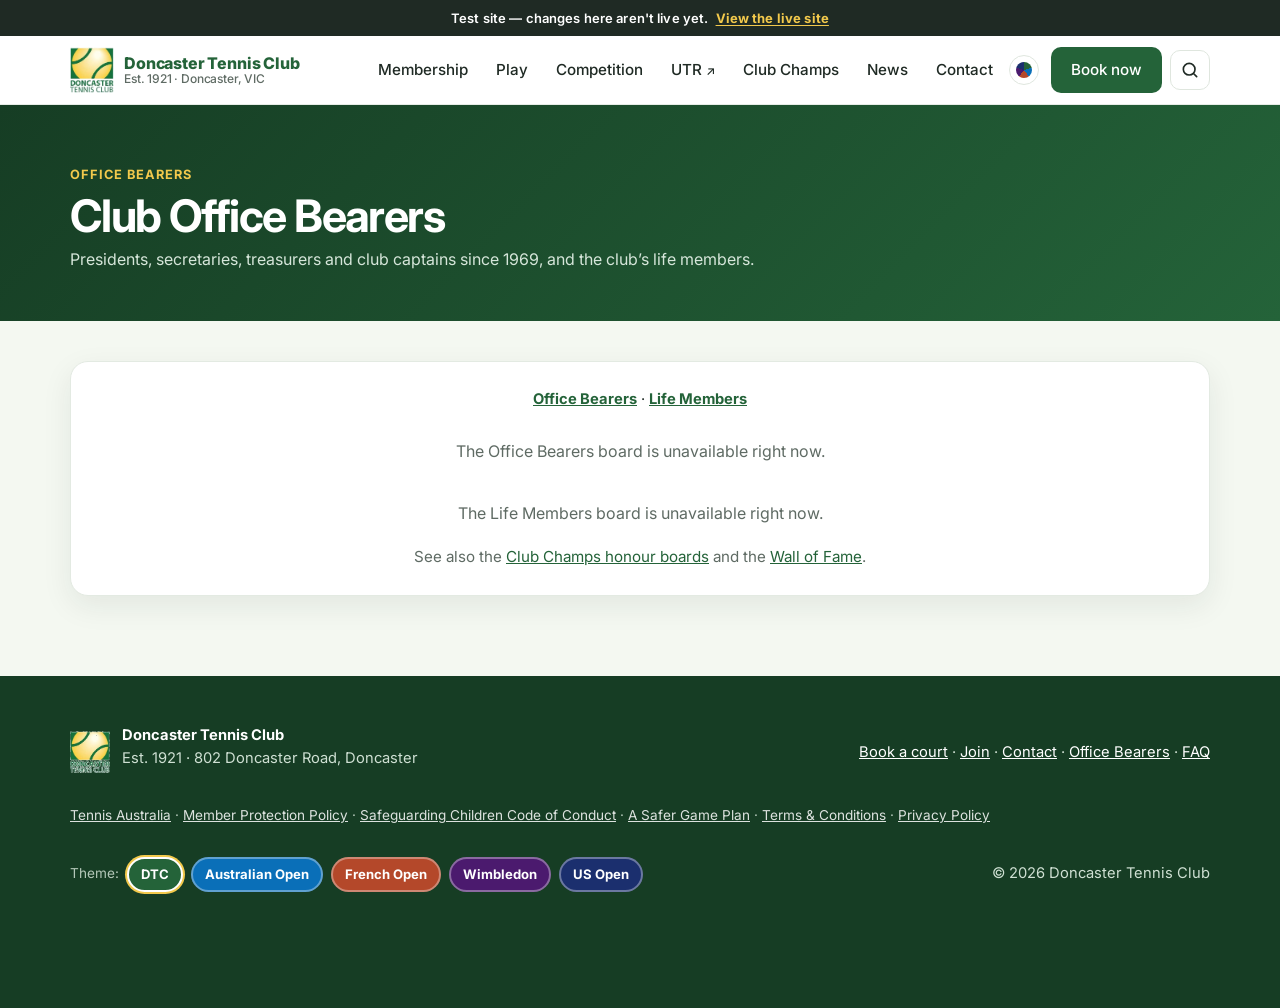
<file: test/office-bearers.html>
<!doctype html>
<html lang="en">
<head>
<meta charset="utf-8"><meta name="viewport" content="width=device-width,initial-scale=1">
<meta name="robots" content="noindex, nofollow">
<title>Office Bearers &amp; Life Members · Doncaster Tennis Club · Melbourne</title>
<meta name="description" content="Club office bearers and life members of Doncaster Tennis Club — presidents, secretaries, treasurers and club captains by year, and the club's lifetime members.">
<link rel="icon" href="logo.png">
<link rel="preconnect" href="https://fonts.googleapis.com"><link href="https://fonts.googleapis.com/css2?family=Inter:wght@400;500;600;700;800&family=Cinzel:wght@500;700&display=swap" rel="stylesheet">
<style>
:root{--g:#246339;--g2:#2A7946;--y:#F2C94C;--t:#1F2A24;--m:#5F6B64;--l:#F4F8F1;--r:18px;--sh:0 10px 30px rgba(31,42,36,.08)}
*{box-sizing:border-box}html{scroll-behavior:smooth;scroll-padding-top:80px}
body{margin:0;font-family:Inter,system-ui,-apple-system,Segoe UI,Roboto,sans-serif;color:var(--t);line-height:1.6;background:#fff}
img{max-width:100%;display:block}a{color:var(--g)}
.wrap{max-width:1180px;margin:0 auto;padding:0 20px}
.skip{position:absolute;left:-999px}.skip:focus{left:10px;top:10px;z-index:99;background:#fff;padding:8px}
:focus-visible{outline:3px solid var(--y);outline-offset:2px}
/* banner */
.banner{background:var(--y);color:var(--t);font-weight:600;font-size:.95rem}
.banner .wrap{display:flex;align-items:center;gap:12px;padding-top:9px;padding-bottom:9px}
.banner p{margin:0;flex:1;text-align:center}.banner button{background:none;border:0;font-size:1.4rem;line-height:1;cursor:pointer;color:var(--t)}
/* header */
header{position:sticky;top:0;z-index:50;background:rgba(255,255,255,.92);backdrop-filter:blur(10px);border-bottom:1px solid #e6ece6}
.nav{display:flex;align-items:center;justify-content:space-between;height:68px}
.brand{display:flex;align-items:center;gap:10px;text-decoration:none;color:var(--g);font-weight:800;letter-spacing:-.01em;line-height:1.1;flex-shrink:0}
.brand img{width:44px;height:46px}.brand small{display:block;font-weight:500;color:var(--m);font-size:.75rem}
.menu{display:flex;gap:4px;list-style:none;margin:0;padding:0;align-items:center}
.menu a{text-decoration:none;color:var(--t);font-weight:500;padding:8px 12px;border-radius:10px;font-size:.95rem;white-space:nowrap}
.menu a:hover{background:var(--l);color:var(--g)}
.menu a.btn-g:hover{background:var(--y);color:#1F2A24}
.btn{display:inline-flex;align-items:center;justify-content:center;gap:8px;font-weight:700;text-decoration:none;border-radius:999px;padding:13px 22px;transition:transform .15s,box-shadow .15s;border:2px solid transparent}
.btn:hover{transform:translateY(-2px);box-shadow:var(--sh)}
.btn-y{background:var(--y);color:var(--t)!important}.btn-g{background:var(--g);color:#fff!important}
.btn-o{border-color:currentColor;color:#fff}.btn-og{border-color:var(--g);color:var(--g)}
.menu .btn{padding:9px 18px;margin-left:8px}
.burger{display:none;background:none;border:0;width:44px;height:44px;cursor:pointer;border-radius:10px}
.burger span{display:block;width:22px;height:2px;background:var(--t);margin:5px auto;transition:.2s}
/* hero */
.hero{position:relative;color:#fff;overflow:hidden;background:linear-gradient(135deg,rgba(22,66,38,.86) 0%,color-mix(in srgb,var(--g) 76%,transparent) 50%,color-mix(in srgb,var(--g) 70%,transparent) 100%),url(hero-court.jpg) center 45%/cover no-repeat #246339}
@media(max-width:700px){.hero{background:linear-gradient(180deg,rgba(22,66,38,.82),color-mix(in srgb,var(--g) 78%,transparent)),url(hero-court-m.jpg) center/cover no-repeat #246339}}
.hero .wrap{display:flex;flex-direction:column;align-items:center;text-align:center;padding-top:104px;padding-bottom:128px;position:relative;z-index:1}
.eyebrow{display:inline-block;background:rgba(255,255,255,.12);border:1px solid rgba(255,255,255,.25);padding:6px 14px;border-radius:999px;font-size:.85rem;font-weight:600}
h1{font-size:clamp(2.4rem,6vw,4.4rem);line-height:1.04;letter-spacing:-.035em;margin:22px 0 18px;max-width:18ch;text-wrap:balance}
h1 em{font-style:normal;color:var(--y)}
.hero p.lead{font-size:1.25rem;opacity:.9;max-width:38ch;margin:0 auto 36px}
.ctas{display:flex;flex-wrap:wrap;gap:12px;justify-content:center}
/* quick info */
.facts{margin-top:-56px;position:relative;z-index:2}
.facts .grid{display:grid;grid-template-columns:repeat(3,1fr);gap:16px}
.fact{background:#fff;border-radius:var(--r);padding:22px;box-shadow:var(--sh);display:flex;gap:14px;align-items:flex-start;border:1px solid #edf1ec}
.ico{flex:none;width:46px;height:46px;border-radius:14px;background:var(--l);display:grid;place-items:center;font-size:1.4rem}
.fact b{display:block;font-size:1.15rem}.fact span{color:var(--m);font-size:.93rem}
section{padding:80px 0}.band{background:var(--l)}
.sh{display:flex;justify-content:space-between;align-items:end;gap:20px;margin-bottom:32px;flex-wrap:wrap}
h2{font-size:clamp(1.7rem,3.5vw,2.4rem);letter-spacing:-.02em;line-height:1.15;margin:6px 0 0}
.kicker{color:var(--g2);font-weight:700;text-transform:uppercase;letter-spacing:.08em;font-size:.8rem}
.sub{color:var(--m);max-width:52ch;margin:8px 0 0}
/* quick answers */
.qa{display:grid;grid-template-columns:repeat(3,1fr);gap:18px}
.card{background:#fff;border-radius:var(--r);padding:26px;border:1px solid #e3eae2;transition:transform .2s,box-shadow .2s}
.card:hover{transform:translateY(-4px);box-shadow:var(--sh)}
.card h3{margin:12px 0 10px;font-size:1.15rem}
.card ul{margin:0;padding-left:18px;color:var(--m)}.card li{margin:4px 0}
table{width:100%;border-collapse:collapse;font-size:.93rem}
th,td{text-align:left;padding:7px 4px;border-bottom:1px solid #edf1ec}th{color:var(--m);font-weight:600;font-size:.8rem;text-transform:uppercase}
td.p{font-weight:700;color:var(--g)}
.note{font-size:.82rem;color:var(--m);margin-top:10px}
/* ways */
.ways{display:grid;grid-template-columns:repeat(3,1fr);gap:22px}
.way{background:#fff;border-radius:22px;overflow:hidden;border:1px solid #e3eae2;display:flex;flex-direction:column;transition:transform .2s,box-shadow .2s}
.way:hover{transform:translateY(-4px);box-shadow:var(--sh)}
.way img{aspect-ratio:4/3;object-fit:cover;width:100%}
.way .b{padding:24px;display:flex;flex-direction:column;flex:1}
.way h3{margin:0 0 8px;font-size:1.3rem}.way p,.way li{color:var(--m)}.way ul{padding-left:18px;margin:0 0 16px}
.way .btn{margin-top:auto;align-self:flex-start}
.tag{display:inline-block;background:var(--l);color:var(--g);font-weight:600;font-size:.8rem;padding:4px 10px;border-radius:999px;margin:0 6px 6px 0}
/* membership */
.mem{background:var(--g);color:#fff;border-radius:28px;padding:48px;display:grid;grid-template-columns:1fr 1fr;gap:40px;align-items:center;position:relative;overflow:hidden}
.mem h2{color:#fff}.mem .kicker{color:var(--y)}
.perks{display:grid;grid-template-columns:1fr 1fr;gap:14px;list-style:none;padding:0;margin:0}
.perks li{background:rgba(255,255,255,.08);border:1px solid rgba(255,255,255,.15);border-radius:16px;padding:18px}
.perks b{display:block;color:var(--y);font-size:1.4rem}
.mem a.link{color:#fff;font-weight:600}
.news.has-img{display:flex;gap:16px;align-items:flex-start}.news .th{width:96px;height:96px;flex:none;object-fit:cover;border-radius:12px}
.news .dt{color:var(--m);font-size:.85rem;font-weight:600}
.news-load{padding:22px;border-radius:16px;border:1px dashed #cfdccd;color:var(--m);margin-bottom:12px}
.news-more{margin-top:6px}
/* events & news */
.two{display:grid;grid-template-columns:1fr 1fr;gap:28px}
.ev{display:flex;gap:18px;align-items:center;padding:16px;background:#fff;border-radius:16px;border:1px solid #e3eae2;margin-bottom:12px}
.date{flex:none;width:64px;height:64px;border-radius:14px;background:var(--g);color:#fff;display:grid;place-items:center;text-align:center;line-height:1.05;font-weight:800}
.date small{display:block;font-size:.7rem;font-weight:600;color:var(--y);text-transform:uppercase}
.ev h3{margin:0;font-size:1.05rem}.ev p{margin:2px 0 0;color:var(--m);font-size:.92rem}
.news{display:block;text-decoration:none;color:inherit;padding:22px;background:#fff;border-radius:16px;border:1px solid #e3eae2;margin-bottom:12px;transition:.2s}
.news:hover{border-color:var(--g2);box-shadow:var(--sh)}
.news h3{margin:6px 0;font-size:1.1rem}.news p{margin:0;color:var(--m);font-size:.95rem}.news .more{color:var(--g);font-weight:700;font-size:.9rem;margin-top:8px;display:inline-block}
/* find */
.find{display:grid;grid-template-columns:.9fr 1.1fr;gap:28px;align-items:stretch}
.contact{background:#fff;border-radius:22px;padding:30px;border:1px solid #e3eae2}
.contacts{margin-top:40px}.contacts h3{margin:0 0 14px}.cgrid{display:grid;grid-template-columns:repeat(auto-fill,minmax(250px,1fr));gap:14px}.cc{background:#fff;border:1px solid rgba(0,0,0,.08);border-left:4px solid var(--g);border-radius:12px;padding:14px 16px;display:flex;flex-direction:column;gap:3px;min-width:0}.cc .cr{font-size:.72rem;text-transform:uppercase;letter-spacing:.06em;color:var(--m);font-weight:700}.cc b{font-size:1.02rem}.cc a{overflow-wrap:anywhere;font-weight:600}
.contact dl{margin:0}.contact dt{font-size:.8rem;text-transform:uppercase;letter-spacing:.06em;color:var(--m);font-weight:600;margin-top:18px}
.contact dd{margin:4px 0 0;font-weight:500}
.social{display:flex;gap:10px;margin-top:22px;flex-wrap:wrap}
iframe{background:var(--l) url(h20.jpg) center/cover;width:100%;height:100%;min-height:380px;border:0;border-radius:22px}
footer{background:#163d24;color:#cfe0d3;padding:48px 0 110px;font-size:.92rem}
footer .wrap{display:flex;justify-content:space-between;gap:24px;flex-wrap:wrap;align-items:center}
footer a{color:#fff}footer img{width:40px}
.fb{display:flex;gap:12px;align-items:center}
.soc{display:flex;gap:8px;align-items:center}
.soc a{display:inline-flex;align-items:center;justify-content:center;width:40px;height:40px;border-radius:50%;border:2px solid currentColor;color:var(--g);text-decoration:none;background:transparent;flex-shrink:0}
.soc a:hover,.soc a:focus-visible{background:var(--g);color:#fff;outline:2px solid var(--g);outline-offset:2px}
.soc a svg{width:18px;height:18px;fill:currentColor;display:block}
.fb .soc{margin-top:10px}
footer .soc a{color:#fff;border-color:rgba(255,255,255,.65)}
footer .soc a:hover,footer .soc a:focus-visible{background:#fff;color:#163d24;outline-color:#fff}

/* mobile bar */
.mbar{display:none}
/* reveal */
.rv{opacity:0;transform:translateY(24px);transition:opacity .7s ease,transform .7s ease}.rv.in{opacity:1;transform:none}
#results .sub{max-width:420px}
.tabs{display:flex;gap:6px;background:#fff;border:1px solid #e3eae2;border-radius:999px;padding:5px;width:max-content;max-width:100%;overflow-x:auto;margin-bottom:24px}
.tabs button{border:0;background:none;font:inherit;font-weight:700;color:var(--m);padding:10px 18px;border-radius:999px;cursor:pointer;white-space:nowrap}
.tabs button[aria-selected=true]{background:var(--g);color:#fff}
.sm-l{display:none}
.tp{background:#fff;border:1px solid #e3eae2;border-radius:var(--r);padding:26px;box-shadow:var(--sh)}
.lad{display:grid;grid-template-columns:repeat(3,1fr);gap:18px;margin-bottom:18px}
.lg h4{margin:0 0 8px;font-size:.85rem;color:var(--m);text-transform:uppercase;letter-spacing:.05em}
.chips{display:flex;flex-wrap:wrap;gap:6px}
.chip{border:1.5px solid var(--g);background:#fff;color:var(--g);font:inherit;font-size:.88rem;font-weight:600;padding:6px 12px;border-radius:999px;cursor:pointer}
.chip.on,.chip:hover{background:var(--g);color:#fff}
.lframe{border:1px solid #e3eae2;border-radius:12px;overflow:hidden}
.lhead{display:flex;justify-content:space-between;gap:10px;flex-wrap:wrap;padding:12px 16px;background:var(--l);font-size:.95rem}
.lhead a{font-weight:700}
#lif{width:100%;height:560px;border:0;display:block;background:#fff}
.tw{overflow-x:auto;-webkit-overflow-scrolling:touch;margin:0 0 8px}
.rt{min-width:560px}.rt td.w{font-weight:700;color:var(--g)}.rt td.ev-n{font-weight:600}
.rt tbody tr:nth-child(even){background:#fafcf9}.rt td,.rt th{padding:10px 10px}
.rh{margin:26px 0 8px;font-size:1.1rem}.rh:first-child{margin-top:0}
.soon{background:var(--l);border-radius:14px;padding:20px 22px}.soon h3{margin:8px 0 4px}.soon p{margin:0 0 14px;color:var(--m)}
details{margin-top:18px;border-top:1px solid #edf1ec;padding-top:14px}summary{cursor:pointer;font-weight:700;color:var(--g);font-size:1.02rem}
details .tw{margin-top:12px}
.dyn:empty{display:none}.dyn{margin-top:22px}.dyn h4{margin:0 0 8px;font-size:.85rem;color:var(--m);text-transform:uppercase;letter-spacing:.05em}
.dyn a{display:block;padding:8px 0;border-bottom:1px solid #edf1ec;text-decoration:none;font-weight:600}.dyn a span{color:var(--m);font-weight:400;font-size:.85rem;margin-left:8px}
@media (max-width:960px){.lad{grid-template-columns:1fr}}
@media (max-width:600px){.lg-l{display:none}.sm-l{display:inline}.tabs{width:100%}.tabs button{flex:1}.tp{padding:18px}.tabs button{padding:9px 13px;font-size:.9rem}#lif{height:480px}}
@media (prefers-reduced-motion:reduce){*{transition:none!important;scroll-behavior:auto!important}.rv{opacity:1;transform:none}}
@media (max-width:1100px) and (min-width:1021px){
 .menu{gap:2px}
 .menu a{padding:8px 8px}
 .menu .btn{padding:9px 14px;margin-left:4px}
}
@media (max-width:1020px){
 .menu{position:fixed;inset:68px 0 auto 0;background:#fff;flex-direction:column;align-items:stretch;padding:12px 20px 24px;gap:2px;box-shadow:var(--sh);transform:translateY(-12px);opacity:0;visibility:hidden;transition:.25s;z-index:-1;top:68px;bottom:auto}
 .menu.open{transform:none;opacity:1;visibility:visible}.menu a{padding:14px 12px;font-size:1.05rem}.menu .btn{margin:10px 0 0}
 .burger{display:block}
 .burger[aria-expanded=true] span:nth-child(1){transform:translateY(7px) rotate(45deg)}
 .burger[aria-expanded=true] span:nth-child(2){opacity:0}
 .burger[aria-expanded=true] span:nth-child(3){transform:translateY(-7px) rotate(-45deg)}
}
@media (max-width:960px){
 .hero .wrap{padding-top:64px;padding-bottom:96px}
 .facts .grid,.qa,.ways,.two,.find,.mem{grid-template-columns:1fr}
 .mem{padding:30px 22px}
 section{padding:56px 0}
}
@media (max-width:600px){
 .hero .wrap{padding-top:48px;padding-bottom:84px}
 .ctas .btn{flex:1 1 100%}
 .perks{grid-template-columns:1fr 1fr}
 .mbar{display:grid;grid-template-columns:1fr 1fr 1fr;gap:8px;position:fixed;left:0;right:0;bottom:0;z-index:60;background:#fff;padding:10px 12px calc(10px + env(safe-area-inset-bottom));box-shadow:0 -6px 20px rgba(0,0,0,.08)}
 .mbar a{padding:12px 6px;font-size:.92rem}
}

[data-theme=ao]{--g:#0A6FB8;--g2:#0091D2;--y:#C8E63C;--l:#EEF6FB}
[data-theme=rg]{--g:#B4482A;--g2:#D0623E;--y:#F3D08A;--l:#FBF2EC}
[data-theme=wim]{--g:#4B1A6E;--g2:#00703C;--y:#E2CF8E;--l:#F5F1F8}
[data-theme=us]{--g:#1B2F6E;--g2:#2F6FD6;--y:#FFD100;--l:#EEF2FA}
.themes{display:flex;flex-wrap:wrap;gap:8px;align-items:center;justify-content:center;margin:6px 0}
.themes span{font-size:.85rem;opacity:.85}
.themes button{border:2px solid rgba(255,255,255,.35);border-radius:999px;padding:5px 12px;font:inherit;font-size:.82rem;font-weight:700;cursor:pointer;color:#fff;background:var(--sw)}
.themes button[aria-pressed=true]{border-color:#fff;box-shadow:0 0 0 2px var(--y)}

.tsel{position:relative;display:flex;align-items:center}
.tbtn{width:30px;height:30px;border-radius:50%;border:1px solid #dfe6de;background:#fff;cursor:pointer;display:grid;place-items:center;padding:0}
.tbtn:hover{border-color:var(--g)}
.tdot{width:16px;height:16px;border-radius:50%;background:conic-gradient(#246339 0 20%,#0A6FB8 0 40%,#B4482A 0 60%,#4B1A6E 0 80%,#1B2F6E 0)}
.tpop{position:absolute;top:40px;right:0;background:#fff;border:1px solid #e3eae2;border-radius:999px;padding:6px;display:flex;gap:6px;box-shadow:var(--sh);z-index:60}
.tpop[hidden]{display:none}
.tpop button{width:22px;height:22px;border-radius:50%;border:2px solid #fff;background:var(--sw);cursor:pointer;padding:0;box-shadow:0 0 0 1px rgba(0,0,0,.12)}
.tpop button[aria-pressed=true]{box-shadow:0 0 0 2px var(--y),0 0 0 3px var(--t)}

.tpop button{position:relative}
.tpop button::after{content:attr(data-n);position:absolute;top:32px;left:50%;transform:translateX(-50%);white-space:nowrap;background:var(--t);color:#fff;font-size:.75rem;font-weight:600;padding:5px 9px;border-radius:6px;opacity:0;pointer-events:none;transition:opacity .15s}
.tpop button:hover::after,.tpop button:focus-visible::after{opacity:1}
.tpop button:last-child::after{left:auto;right:-6px;transform:none}

.banner{position:relative;overflow:hidden;border-bottom:3px solid var(--g)}
.banner::before{content:"";position:absolute;inset:0;background:linear-gradient(100deg,transparent 30%,rgba(255,255,255,.55) 50%,transparent 70%);transform:translateX(-100%);animation:bshine 5s ease-in-out infinite}
.banner .wrap{position:relative}
@keyframes bshine{0%,60%{transform:translateX(-100%)}100%{transform:translateX(100%)}}
.bnew{display:inline-block;background:var(--g);color:#fff;font-size:.7rem;font-weight:800;letter-spacing:.08em;padding:3px 8px;border-radius:999px;margin-right:6px;vertical-align:2px;animation:bpulse 1.8s ease-in-out infinite}
@keyframes bpulse{0%,100%{box-shadow:0 0 0 0 color-mix(in srgb,var(--g) 60%,transparent)}50%{box-shadow:0 0 0 6px transparent}}
.bmore{color:var(--g);font-weight:800;margin-left:8px;white-space:nowrap;text-decoration:underline;text-underline-offset:3px}
@media (prefers-reduced-motion:reduce){.banner::before,.bnew{animation:none}}
.plays{margin:.2em 0 1em 1.2em;padding:0;list-style:disc}.plays,.plays li,.plays a{font-size:1rem!important;font-weight:400}.plays li{margin:.25em 0}.plays a{color:inherit;text-decoration:underline}.hero .ctas .btn{width:170px}@media(max-width:700px){.hero .ctas .btn{width:100%}}.cc a[href^="mailto:"],.cc a[href^="http"]{font-size:.82rem;letter-spacing:-.01em}
.phead{background:linear-gradient(135deg,#163d24,#246339);color:#fff;padding:56px 0 48px}.phead h1{color:#fff;margin:6px 0 8px;font-size:clamp(2rem,4vw,2.8rem)}.phead p{margin:0;color:#d6e6da}.phead .kicker{color:var(--y)}
.rpage{padding:40px 0 80px;background:var(--l)}
.intro{margin:0 0 14px;color:var(--m)}
.jump{margin-bottom:8px}.jump .chip{text-decoration:none}
.assoc{font-size:1.35rem;margin:34px 0 12px;padding-bottom:8px;border-bottom:3px solid var(--y);scroll-margin-top:90px}
.lsec{border:1px solid #e3eae2;border-radius:12px;overflow:hidden;margin-bottom:18px}
.lsec .lhead h3{margin:0;font-size:1.02rem;color:var(--g)}
iframe.trols{width:100%;height:520px;min-height:0;border:0;border-radius:0;display:block;background:#fff}
.yr{scroll-margin-top:90px;margin-top:34px}.yr:first-of-type{margin-top:20px}
.yh{font-size:1.25rem;margin:0 0 6px;padding-bottom:8px;border-bottom:3px solid var(--y)}
.gh{margin:18px 0 6px;font-size:.85rem;letter-spacing:.08em;color:var(--g2)}
.board{max-width:720px;margin:0 auto;text-align:center}.board .bk{margin:0;text-transform:uppercase;letter-spacing:.14em;font-size:.78rem;color:var(--m);font-weight:700}
.board h2{margin:4px 0 2px;color:var(--g)}.board .bs{margin:0 0 14px;font-style:italic;color:var(--m)}.board table{text-align:left}.board .rt{min-width:0}.hb td.w{color:inherit;font-weight:500}
.slides{max-width:860px;margin:30px auto 0;aspect-ratio:16/9.6}.slides iframe{min-height:0;height:100%;border-radius:14px}
.note{font-size:.88rem;color:var(--m)}
.rteaser{display:grid;grid-template-columns:repeat(auto-fit,minmax(190px,1fr));gap:18px}
.utr-band .utr{margin-top:0}
.comps{margin-top:28px;background:var(--card,#fff);border-radius:18px;box-shadow:0 6px 24px rgba(0,0,0,.06);padding:28px;border-top:4px solid var(--gold,#f2c94c);scroll-margin-top:90px}
.comps h3{margin:6px 0 6px;font-size:1.5rem;color:var(--green,#1f5c36)}.comps-sub{margin:0 0 18px;color:var(--m)}
.comps-grid{display:grid;grid-template-columns:repeat(3,1fr);gap:16px}.comp{border:1px solid #e4ebe3;border-radius:14px;padding:18px;display:flex;flex-direction:column}
.comp .tag{align-self:flex-start;width:fit-content;max-width:max-content}.comp h4{margin:8px 0 8px;font-size:1.02rem}.comp ul{margin:0 0 12px;padding-left:18px;line-height:1.55;font-size:.93rem}.comp li{margin-bottom:4px}.comp .more{margin-top:auto;font-weight:700;color:var(--green,#1f5c36);text-decoration:none}
.comps-cta{display:flex;align-items:center;justify-content:space-between;gap:16px;margin-top:20px;flex-wrap:wrap}.comps-cta p{margin:0}
@media (max-width:900px){.comps-grid{grid-template-columns:1fr}.comps{padding:20px}}
.utr{margin-top:28px;background:var(--card,#fff);border-radius:18px;box-shadow:0 6px 24px rgba(0,0,0,.06);padding:28px;display:grid;grid-template-columns:1fr 220px;gap:28px;align-items:center;border-top:4px solid var(--gold,#f2c94c)}
.utr h2{margin:6px 0 10px;color:var(--green,#1f5c36)}.utr h3{margin:16px 0 6px;font-size:1.05rem}.utr p{margin:0 0 10px;line-height:1.6}
.utr-btn{display:inline-block;margin-top:8px}.utr-scale{display:grid;grid-template-columns:auto 1fr auto;gap:8px;align-items:center;text-align:center}
.utr-n{font-weight:800;font-size:1.4rem;color:var(--green,#1f5c36)}.utr-bar{height:12px;border-radius:6px;background:linear-gradient(90deg,var(--gold,#f2c94c),var(--green,#1f5c36))}.utr-scale small{grid-column:1/-1;opacity:.75}
.sr-only{position:absolute;width:1px;height:1px;overflow:hidden;clip:rect(0 0 0 0);white-space:nowrap}
@media (max-width:700px){.utr{grid-template-columns:1fr;padding:20px}.utr-scale{order:-1}}
.wof-era{scroll-margin-top:90px;margin-top:30px}.wof-h{font-size:1.15rem;margin:0 0 12px;padding-bottom:6px;border-bottom:3px solid var(--y);color:var(--g)}
.wof-grid{display:grid;grid-template-columns:repeat(auto-fill,minmax(250px,1fr));gap:18px}
.wof-card{margin:0;background:#fff;border:1px solid #e3eae2;border-radius:14px;overflow:hidden;display:flex;flex-direction:column;box-shadow:0 2px 10px rgba(0,0,0,.04)}
.wof-open{all:unset;cursor:zoom-in;display:block;aspect-ratio:4/3;background:#eef3ee;overflow:hidden}.wof-open:focus-visible{outline:3px solid var(--y);outline-offset:-3px}
.wof-open img{width:100%;height:100%;object-fit:cover;display:block;transition:transform .3s}.wof-open:hover img{transform:scale(1.03)}
.wof-card figcaption{padding:12px 14px;font-size:.92rem;font-weight:600;color:var(--t,#1d2a20);line-height:1.35}
.wof-lb{position:fixed;inset:0;z-index:1000;background:rgba(10,20,14,.92);display:flex;align-items:center;justify-content:center;padding:20px}.wof-lb[hidden]{display:none}
.wof-lb figure{margin:0;max-width:min(1200px,92vw);text-align:center}.wof-lb img{max-width:100%;max-height:80vh;border-radius:8px;display:block;margin:0 auto}
.wof-lb figcaption{color:#fff;margin-top:12px;font-weight:600}
.wof-lb button{position:absolute;background:rgba(255,255,255,.12);color:#fff;border:0;border-radius:999px;width:46px;height:46px;font-size:1.8rem;line-height:1;cursor:pointer}.wof-lb button:hover,.wof-lb button:focus-visible{background:var(--y);color:#1d1d1d;outline:none}
.wof-x{top:16px;right:16px}.wof-prev{left:16px;top:50%;transform:translateY(-50%)}.wof-next{right:16px;top:50%;transform:translateY(-50%)}
@media(max-width:600px){.wof-grid{grid-template-columns:1fr 1fr;gap:10px}.wof-card figcaption{padding:8px 10px;font-size:.8rem}.wof-prev,.wof-next{top:auto;bottom:18px;transform:none}.wof-prev{left:calc(50% - 56px)}.wof-next{right:calc(50% - 56px)}}

.rcard{display:block;background:#fff;border:1px solid #e3eae2;border-radius:var(--r);padding:24px;box-shadow:var(--sh);text-decoration:none;color:inherit;transition:transform .2s}.rcard:hover{transform:translateY(-3px)}
.rcard h3{margin:6px 0 6px;color:var(--g)}.rcard p{margin:0 0 12px;color:var(--m)}.rcard .more{font-weight:700;color:var(--g2)}
@media (max-width:900px){.rteaser{grid-template-columns:1fr}.tp{padding:18px}iframe.trols{height:460px}}
@media (max-width:600px){.rt.st{min-width:0}.rt.st thead{display:none}.rt.st tr{display:block;padding:10px 4px;border-bottom:1px solid #edf1ec}.rt.st td{display:inline;border:0;padding:0}
.rt.st td.ev-n{display:block;font-size:.8rem;text-transform:uppercase;letter-spacing:.05em;color:var(--m);margin-bottom:2px}
.rt.st td:nth-child(3)::before{content:" def. ";color:var(--m);font-weight:400}.rt.st:not(.jt) td:nth-child(3)::before{content:" d. "}
.rt.st td:nth-child(4)::before{content:" · ";color:var(--m)}.rt.st td:nth-child(4){color:var(--m);white-space:nowrap}.jump .chip{font-size:.82rem}.lg-l{display:none}.sm-l{display:inline}.rt{min-width:520px}.board .rt{min-width:0}}
@media(max-width:600px){#results .tabs{border-radius:14px;padding:4px;gap:2px}#results .tabs button{flex:1 1 auto;padding:9px 6px;font-size:.8rem;letter-spacing:-.01em}}
.wof-unavailable{display:flex;align-items:center;justify-content:center;min-height:180px;background:#edf1ec;color:#536558;cursor:default}.wof-unavailable span{padding:20px}

/* office bearers honour board */
.hbw{max-width:1040px;margin:8px auto 0;padding:14px;border-radius:6px;
background:linear-gradient(145deg,#f6e27a 0%,#b8892b 18%,#fff1a8 34%,#9a6b1c 52%,#e9c95a 70%,#7d5413 86%,#e2bf55 100%);
box-shadow:0 18px 40px rgba(0,0,0,.35),inset 0 0 0 1px rgba(255,255,255,.35)}
.hbp{position:relative;padding:34px 28px 26px;border-radius:2px;color:#f1d58a;font-family:Cinzel,"Trajan Pro",Georgia,"Times New Roman",serif;text-align:center;
box-shadow:inset 0 0 0 2px #5a3a10,inset 0 0 0 5px rgba(232,196,98,.55),inset 0 0 0 7px #2a1608,inset 0 0 40px rgba(0,0,0,.6);
background:
 radial-gradient(ellipse at 30% 0%,rgba(255,200,140,.10),transparent 60%),
 repeating-linear-gradient(92deg,rgba(0,0,0,.0) 0 7px,rgba(0,0,0,.13) 7px 9px,rgba(255,255,255,.025) 9px 12px,rgba(0,0,0,.06) 12px 19px),
 repeating-linear-gradient(88deg,rgba(90,40,10,.25) 0 2px,transparent 2px 31px),
 linear-gradient(90deg,#3b1d0c,#5a2d12 22%,#4a2410 45%,#62331a 68%,#3f200d)}
.hbp .eng{text-shadow:0 1px 0 rgba(0,0,0,.85),0 -1px 0 rgba(255,236,170,.25),0 0 12px rgba(240,200,90,.15)}
.hbh{display:flex;align-items:center;justify-content:center;gap:16px;margin:0 auto 6px}
.hbh img{width:64px;height:64px;border-radius:50%;background:#fff;object-fit:contain;box-shadow:0 0 0 2px #d9b257,0 2px 6px rgba(0,0,0,.6)}
.hbh .club{margin:0;font-size:1.55rem;letter-spacing:.14em;font-weight:700;color:#f6dc8e;line-height:1.15}
.hbp h2{margin:4px 0 2px;font-family:inherit;font-weight:500;font-size:1.2rem;letter-spacing:.32em;text-transform:uppercase;color:#e9c96f}
.hbp .est{margin:0 0 16px;font-size:.8rem;letter-spacing:.3em;color:#cfae62}
.hbp .orn{display:flex;align-items:center;gap:10px;margin:0 auto 14px;max-width:420px;color:#d9b257}
.hbp .orn::before,.hbp .orn::after{content:"";flex:1;height:1px;background:linear-gradient(90deg,transparent,#d9b257,transparent)}
table.hbt{width:100%;border-collapse:collapse;table-layout:fixed;font-family:inherit;background:none;min-width:0}
.hbt col.y{width:84px}
.hbt th{font-weight:700;font-size:.92rem;letter-spacing:.1em;text-transform:uppercase;color:#f6dc8e;padding:8px 6px 10px;border-bottom:2px solid #c9a14a;background:none;text-align:left}
.hbt td{padding:7px 6px;font-size:.98rem;color:#f1d58a;border-bottom:1px solid rgba(217,178,87,.38);background:none;letter-spacing:.03em;text-align:left}
.hbt tbody tr:last-child td,.hbt tbody tr:last-child th{border-bottom:2px solid #c9a14a}
.hbt .yr{text-align:center;font-weight:700;color:#ffe9a6;border-right:1px solid rgba(217,178,87,.38)}
.hbt th.yr{border-right:1px solid rgba(217,178,87,.38)}
.hbt tbody tr:hover td,.hbt tbody tr:hover th{background:rgba(255,220,140,.05)}
.hbp .note{margin:14px 0 0;font-size:.74rem;letter-spacing:.06em;color:#d4b36a;font-family:Georgia,serif;font-style:italic}
.sr{position:absolute;width:1px;height:1px;overflow:hidden;clip:rect(0 0 0 0)}
.jhb-label{margin:0 0 4px;text-align:center;color:var(--g);font-weight:800;letter-spacing:.1em;text-transform:uppercase;font-size:.8rem}
.empty{margin:28px 0 8px;text-align:center;color:var(--m)}
.ob-also{margin:18px 0 0;text-align:center;color:var(--m);font-size:.95rem}
#office-bearers-board .hbw{margin-top:10px}
@media(max-width:900px){.hbw{padding:8px}.hbp{padding:22px 10px 16px}.hbh{gap:10px}.hbh img{width:48px;height:48px}
.hbh .club{font-size:1.05rem;letter-spacing:.08em}.hbp h2{font-size:.85rem;letter-spacing:.18em}.hbp .est{font-size:.68rem;margin-bottom:10px}
.hbt col.y{width:52px}.hbt th{font-size:.68rem;letter-spacing:.04em;padding:6px 3px 8px}.hbt td{font-size:.72rem;padding:7px 3px;letter-spacing:0}}
@media(max-width:860px){
.hbt-ob thead{position:absolute;width:1px;height:1px;overflow:hidden;clip:rect(0 0 0 0)}
.hbt-ob,.hbt-ob tbody,.hbt-ob tr,.hbt-ob td,.hbt-ob th{display:block;width:100%;max-width:100%;border-left:0;border-right:0}
.hbt-ob{table-layout:auto}
.hbt-ob tr{padding:4px 0 8px;border-bottom:1px solid rgba(217,178,87,.38)}
.hbt-ob tbody tr:last-child{border-bottom:2px solid #c9a14a}
.hbt-ob tbody tr:last-child td,.hbt-ob tbody tr:last-child th{border-bottom:0}
.hbt-ob th.yr{text-align:center;padding:12px 6px 6px;font-size:1.05rem;letter-spacing:.14em;border:0}
.hbt-ob td{display:flex;justify-content:space-between;align-items:baseline;gap:12px;padding:5px 8px;text-align:right;border:0}
.hbt-ob td::before{content:attr(data-l);font-size:.68rem;letter-spacing:.08em;text-transform:uppercase;color:#d9b257;font-weight:700;text-align:left;flex:0 0 42%}
}

/* life members honour board */
#life-members{margin-top:36px;scroll-margin-top:84px}
#office-bearers{scroll-margin-top:84px}
#life-members-board .hbw{margin-top:10px}
.hbp-lm{
background:
 radial-gradient(ellipse at 30% 0%,rgba(255,200,140,.10),transparent 60%),
 repeating-linear-gradient(92deg,rgba(0,0,0,.0) 0 7px,rgba(0,0,0,.13) 7px 9px,rgba(255,255,255,.025) 9px 12px,rgba(0,0,0,.06) 12px 19px),
 repeating-linear-gradient(88deg,rgba(90,20,30,.28) 0 2px,transparent 2px 31px),
 linear-gradient(90deg,#3a1018,#5c1a28 22%,#4a141c 45%,#6a2230 68%,#321016)}
.lm-shield{display:inline-block;vertical-align:middle;width:16px;height:19px;margin:0 2px;fill:rgba(0,0,0,.28);stroke:currentColor;stroke-width:1.4}
.lm-cols{columns:2;column-gap:48px;column-fill:balance;list-style:none;margin:8px auto 0;padding:0;max-width:680px;text-align:left}
.lm-cols li{break-inside:avoid;page-break-inside:avoid;-webkit-column-break-inside:avoid;padding:7px 8px;font-size:.98rem;color:#f1d58a;border-bottom:1px solid rgba(217,178,87,.38);letter-spacing:.03em}
.lm-cols .lm-yr{margin-left:.4em;font-size:.82em;font-weight:700;letter-spacing:.08em;color:#ffe9a6;white-space:nowrap}
.ob-jump{margin:0 0 16px;text-align:center;font-size:.92rem}
.ob-jump a{font-weight:700;color:var(--g)}
@media(max-width:900px){.lm-cols li{font-size:.72rem;padding:7px 3px}}
@media(max-width:600px){.lm-cols{columns:1;max-width:none}.lm-cols li{font-size:.85rem;padding:7px 8px}}
</style>
<link rel="stylesheet" href="search.css">
<link rel="stylesheet" href="theme.css">
<link rel="stylesheet" href="test-banner.css">
<script>try{var t=localStorage.getItem("dtc-theme");if(t)document.documentElement.dataset.theme=t}catch(e){}</script>
<script src="theme.js"></script>
</head>
<body>
<a class="skip" href="#main">Skip to content</a>
<div class="dtc-test" role="status">Test site — changes here aren't live yet. <a href="https://www.doncastertc.org.au/">View the live site</a></div>
<div class="banner" id="banner" role="region" aria-label="Announcement" hidden><div class="wrap" style="justify-content:center"><p></p></div></div>
<header><div class="wrap nav">
 <a class="brand" href="index.html#top"><img src="logo.png" alt="Doncaster Tennis Club logo"><span>Doncaster Tennis Club<small>Est. 1921 · Doncaster, VIC</small></span></a>
 <button class="burger" aria-label="Menu" aria-expanded="false" aria-controls="menu"><span></span><span></span><span></span></button>
 <ul class="menu" id="menu">
  <li><a href="index.html#membership">Membership</a></li><li><a href="index.html#play">Play</a></li><li><a href="courts.html">Competition</a></li><li><a href="https://app.utrsports.net/club/1909847" rel="noreferrer">UTR <span aria-hidden="true" style="font-size:.8em">↗</span></a></li><li><a href="results.html">Club Champs</a></li><li><a href="index.html#news">News</a></li><li><a href="index.html#contact">Contact</a></li>
  <li class="tsel"><button class="tbtn" aria-label="Colour theme" aria-expanded="false" title="Colour theme"><span class="tdot"></span></button><div class="tpop" hidden><button data-t="" data-n="DTC club colours" aria-label="DTC club colours theme" style="--sw:#246339"></button><button data-t="ao" data-n="Australian Open, Melbourne blue" aria-label="Australian Open, Melbourne blue theme" style="--sw:#0A6FB8"></button><button data-t="rg" data-n="French Open, Roland-Garros clay" aria-label="French Open, Roland-Garros clay theme" style="--sw:#B4482A"></button><button data-t="wim" data-n="Wimbledon, purple and green" aria-label="Wimbledon, purple and green theme" style="--sw:#4B1A6E"></button><button data-t="us" data-n="US Open, New York navy" aria-label="US Open, New York navy theme" style="--sw:#1B2F6E"></button></div></li><li><a class="btn btn-g" href="https://play.tennis.com.au/doncastertennisclub/Booking/BookByDate" target="_blank" rel="noopener">Book now</a></li>
 </ul>
 <button class="sbtn" type="button" aria-label="Search the club website" aria-haspopup="dialog" aria-controls="dtc-search" aria-expanded="false" title="Search (/ or Ctrl+K)">
  <svg viewBox="0 0 24 24" fill="none" stroke="currentColor" stroke-width="2" stroke-linecap="round" stroke-linejoin="round" aria-hidden="true"><circle cx="11" cy="11" r="7"/><path d="M20 20l-3.5-3.5"/></svg>
 </button>
</div></header>
<main id="main"><section class="phead"><div class="wrap"><span class="kicker">Office Bearers</span><h1>Club Office Bearers</h1><p>Presidents, secretaries, treasurers and club captains since 1969, and the club’s life members.</p></div></section>
<section class="rpage"><div class="wrap"><div class="tp">
  <p class="ob-jump"><a href="#office-bearers">Office Bearers</a> · <a href="#life-members">Life Members</a></p>
  <div id="office-bearers">
  <p class="empty" hidden>The Office Bearers board is unavailable right now.</p>
  <div id="office-bearers-board"></div>
  </div>
  <div id="life-members">
  <p class="empty" hidden>The Life Members board is unavailable right now.</p>
  <div id="life-members-board"></div>
  </div>
  <p class="ob-also">See also the <a href="results.html#honour-board">Club Champs honour boards</a> and the <a href="wall-of-fame.html">Wall of Fame</a>.</p>
</div></div></section></main>
<footer><div class="wrap">
 <div class="fb"><img src="logo.png" alt=""><div><b style="color:#fff">Doncaster Tennis Club</b><br>Est. 1921 · 802 Doncaster Road, Doncaster<div class="soc" data-social hidden></div></div></div>
 <div><a href="https://play.tennis.com.au/doncastertennisclub/Booking/BookByDate">Book a court</a> · <a href="https://play.tennis.com.au/doncastertennisclub/Membership/Join">Join</a> · <a href="mailto:enquiries@doncastertc.org.au">Contact</a> · <a href="office-bearers.html">Office Bearers</a> · <a href="faq.html">FAQ</a></div>
 <div class="fpol" style="font-size:.85rem;opacity:.85"><a href="https://www.tennis.com.au/" target="_blank" rel="noopener">Tennis Australia</a> · <a href="https://www.tennis.com.au/tas/files/2016/04/Member-Protection-Policy.pdf" target="_blank" rel="noopener">Member Protection Policy</a> · <a href="https://www.tennis.com.au/nsw/files/2021/12/Safeguarding-Children-Code-of-Conduct-6-Oct-2021.pdf" target="_blank" rel="noopener">Safeguarding Children Code of Conduct</a> · <a href="https://www.tennis.com.au/information-for-clubs-associations" target="_blank" rel="noopener">A Safer Game Plan</a> · <a href="https://www.tennis.com.au/conditions-of-use" target="_blank" rel="noopener">Terms &amp; Conditions</a> · <a href="https://www.tennis.com.au/privacy" target="_blank" rel="noopener">Privacy Policy</a></div>
 <div class="themes" role="group" aria-label="Colour theme"><span>Theme:</span><button data-t="" style="--sw:#246339">DTC</button><button data-t="ao" style="--sw:#0A6FB8">Australian Open</button><button data-t="rg" style="--sw:#B4482A">French Open</button><button data-t="wim" style="--sw:#4B1A6E">Wimbledon</button><button data-t="us" style="--sw:#1B2F6E">US Open</button></div>
 <div>© <span id="yr">2026</span> Doncaster Tennis Club</div>
</div></footer>
<nav class="mbar" aria-label="Quick actions">
 <a class="btn btn-g" href="https://play.tennis.com.au/doncastertennisclub/Booking/BookByDate">Book</a>
 <a class="btn btn-y" href="https://play.tennis.com.au/doncastertennisclub/Membership/Join">Join</a>
 <a class="btn btn-og" href="index.html#contact">Contact</a>
</nav>
<script>
const b=document.querySelector('.burger'),m=document.getElementById('menu');
b.onclick=()=>{const o=m.classList.toggle('open');b.setAttribute('aria-expanded',o)};
m.querySelectorAll('a').forEach(a=>a.onclick=()=>{m.classList.remove('open');b.setAttribute('aria-expanded',false)});
const io=new IntersectionObserver(es=>es.forEach(e=>{if(e.isIntersecting){e.target.classList.add('in');io.unobserve(e.target)}}),{threshold:.12});
document.querySelectorAll('.rv').forEach(el=>io.observe(el));
document.getElementById('yr').textContent=new Date().getFullYear();
</script>
<script>
(function(){var b=[].slice.call(document.querySelectorAll('.themes button,.tpop button'));function set(t){if(t)document.documentElement.dataset.theme=t;else delete document.documentElement.dataset.theme;try{localStorage.setItem('dtc-theme',t)}catch(e){}b.forEach(function(x){x.setAttribute('aria-pressed',x.dataset.t===t)})}
var cur=document.documentElement.dataset.theme||'';b.forEach(function(x){x.setAttribute('aria-pressed',x.dataset.t===cur);x.onclick=function(){set(x.dataset.t)}})})();
</script>
<script>
(function(){var t=document.querySelector('.tbtn'),p=document.querySelector('.tpop');if(!t)return;function c(){p.hidden=true;t.setAttribute('aria-expanded','false')}
t.onclick=function(e){e.stopPropagation();p.hidden=!p.hidden;t.setAttribute('aria-expanded',!p.hidden)};p.onclick=function(e){if(e.target.dataset&&'t' in e.target.dataset)c()};document.addEventListener('click',function(e){if(!p.contains(e.target))c()});document.addEventListener('keydown',function(e){if(e.key==='Escape')c()})})();
</script>
<script>
(function(){
 var ID='1VqoOP7ec88J1Rl-DN7PtynWBuAoA3McwAMSIjn8o-FA',T=Math.floor(Date.now()/300000);
 function cell(c){if(!c)return '';if(c.f!=null)return String(c.f).trim();return c.v==null?'':String(c.v).trim()}
 function day(c){if(!c||c.v==null||c.v==='')return null;var v=c.v;
  if(typeof v==='string'){var m=v.match(/^Date\((\d+),(\d+),(\d+)/);if(m)return new Date(+m[1],+m[2],+m[3]);}
  var s=cell(c).match(/^(\d{1,2})\/(\d{1,2})\/(\d{4})/);return s?new Date(+s[3],+s[2]-1,+s[1]):null}
 function esc(t){return String(t).replace(/[&<>"']/g,function(ch){return {'&':'&amp;','<':'&lt;','>':'&gt;','"':'&quot;',"'":'&#x27;'}[ch]})}
 function today(){var n=new Date();n.setHours(0,0,0,0);return n}
 function rows(r){var out=[],rs=(r&&r.table&&r.table.rows)||[];for(var i=0;i<rs.length;i++){var c=rs[i].c||[],any=false;for(var j=0;j<c.length;j++)if(cell(c[j]))any=true;if(any)out.push(c)}return out}
 function load(tab,cb,fn,fail,opts){var done=false;function once(ok,rs){if(done)return;done=true;try{if(ok)fn(rs);else if(fail)fail()}catch(e){}}
  window[cb]=function(r){try{if(r&&r.status==='error')return once(false);var rs=rows(r);if(rs.length)once(true,rs);else once(false)}catch(e){once(false)}};
  var headers=(opts&&opts.headers!=null)?opts.headers:1;
  var s=document.createElement('script');s.src='https://docs.google.com/spreadsheets/d/'+ID+'/gviz/tq?tqx=out:json;responseHandler:'+cb+'&sheet='+encodeURIComponent(tab)+'&headers='+headers+'&t='+T;
  if(opts&&opts.range)s.src+='&range='+encodeURIComponent(opts.range);
  s.onerror=function(){once(false)};document.head.appendChild(s);if(fail)setTimeout(function(){once(false)},12000)}
 // Banner: Show | Message | Link text | Link URL | Start | End | NEW tag
 var b=document.getElementById('banner');
 if(b)load('Banner','dtcBanner',function(rs){var now=today();
  for(var i=0;i<rs.length;i++){var c=rs[i];if(cell(c[0]).toLowerCase()!=='yes')continue;var msg=cell(c[1]);if(!msg)continue;
   var st=day(c[4]),en=day(c[5]);if(st&&now<st)continue;if(en&&now>=en)continue;
   var p=b.querySelector('p'),h='';if(cell(c[6]).toLowerCase()!=='no')h+='<span class="bnew">NEW</span> ';
   h+=esc(msg);var lt=cell(c[2]),lu=cell(c[3]);
   if(lu&&/^https?:\/\//i.test(lu))h+=' <a class="bmore" href="'+esc(lu)+'" target="_blank" rel="noopener">'+esc(lt||'Details →')+'</a>';
   p.innerHTML=h;b.hidden=false;return}
  b.hidden=true});

 // Social: Network | URL | Show  (sheet-only; icons hidden if unavailable)
 function socialIcon(name){
  var n=name.toLowerCase();
  if(n.indexOf('facebook')>=0) return {label:'Facebook',svg:'<svg viewBox="0 0 24 24" aria-hidden="true" focusable="false"><path d="M22 12c0-5.52-4.48-10-10-10S2 6.48 2 12c0 4.84 3.44 8.87 8 9.8V15H8v-3h2V9.5C10 7.57 11.57 6 13.5 6H16v3h-2c-.55 0-1 .45-1 1v2h3v3h-3v6.95c5.05-.5 9-4.76 9-9.95z"/></svg>'};
  if(n.indexOf('instagram')>=0) return {label:'Instagram',svg:'<svg viewBox="0 0 24 24" aria-hidden="true" focusable="false"><path d="M7 2h10a5 5 0 0 1 5 5v10a5 5 0 0 1-5 5H7a5 5 0 0 1-5-5V7a5 5 0 0 1 5-5zm10 2H7a3 3 0 0 0-3 3v10a3 3 0 0 0 3 3h10a3 3 0 0 0 3-3V7a3 3 0 0 0-3-3zm-5 3.5A4.5 4.5 0 1 1 7.5 12 4.5 4.5 0 0 1 12 7.5zm0 2A2.5 2.5 0 1 0 14.5 12 2.5 2.5 0 0 0 12 9.5zM17.75 6.25a1 1 0 1 1-1 1 1 1 0 0 1 1-1z"/></svg>'};
  return null;
 }
 function socialOk(u){
  try{
   var x=new URL(u),h=x.hostname.replace(/^www\./i,'').toLowerCase();
   if(x.protocol!=='http:'&&x.protocol!=='https:')return false;
   return h==='facebook.com'||h.slice(-13)==='.facebook.com'||h==='fb.com'||h.slice(-7)==='.fb.com'||h==='instagram.com'||h.slice(-14)==='.instagram.com';
  }catch(e){return false}
 }
 function renderSocial(rs){
  var html='';
  for(var i=0;i<rs.length;i++){
   var c=rs[i],net=cell(c[0]),url=cell(c[1]),show=cell(c[2]).toLowerCase();
   if(show==='no')continue;
   if(!url||!socialOk(url))continue;
   var ic=socialIcon(net);if(!ic)continue;
   html+='<a href="'+esc(url)+'" target="_blank" rel="noopener" aria-label="Doncaster Tennis Club on '+ic.label+' (opens in a new tab)">'+ic.svg+'</a>';
  }
  var boxes=document.querySelectorAll('[data-social]');
  for(var j=0;j<boxes.length;j++){boxes[j].innerHTML=html;boxes[j].hidden=!html}
 }
 load('Social','dtcSocial',renderSocial);
 // Office Bearers: Year | President | Secretary | Treasurer | Club Captain  (sheet-only, no fallback)
 function v(s){return !s||s==='-'||s==='\u2013'?'\u2013':esc(s)}
 function failBoard(mount){mount.innerHTML='';var em=mount.parentNode&&mount.parentNode.querySelector('.empty');if(em)em.hidden=false}
 function showBoard(mount,html){var em=mount.parentNode&&mount.parentNode.querySelector('.empty');if(em)em.hidden=true;mount.innerHTML=html}
 function honourPlaque(rs){
  var body=rs.map(function(c){
   return '<tr><th scope="row" class="yr">'+esc(cell(c[0]))+'</th>'+
    '<td data-l="President">'+v(cell(c[1]))+'</td>'+
    '<td data-l="Secretary">'+v(cell(c[2]))+'</td>'+
    '<td data-l="Treasurer">'+v(cell(c[3]))+'</td>'+
    '<td data-l="Club Captain">'+v(cell(c[4]))+'</td></tr>'
  }).join('');
  var h='<p class="jhb-label">Office Bearers</p><div class="hbw"><div class="hbp">';
  h+='<div class="hbh"><img src="logo-white.png" alt="Doncaster Tennis Club logo"><p class="club eng">Doncaster Tennis Club</p></div>';
  h+='<h2 class="eng">Club Office Bearers</h2><p class="est eng">Est. 1921</p><div class="orn" aria-hidden="true">\u2726</div>';
  h+='<table class="hbt hbt-ob eng"><caption class="sr">Club office bearers honour board: president, secretary, treasurer and club captain by year</caption>';
  h+='<colgroup><col class="y"><col><col><col><col></colgroup>';
  h+='<thead><tr><th scope="col" class="yr">Year</th><th scope="col">President</th><th scope="col">Secretary</th><th scope="col">Treasurer</th><th scope="col">Club Captain</th></tr></thead>';
  return h+'<tbody>'+body+'</tbody></table></div></div>'
 }
 var ob=document.getElementById('office-bearers-board');
 if(ob)load('Office Bearers','dtcOfficeBearers',function(rs){rs=rs.filter(function(c){return cell(c[0])});if(!rs.length){failBoard(ob);return}
  showBoard(ob,honourPlaque(rs))},function(){failBoard(ob)});
 // Life Members: Name | Year (optional) | Order | Notes  (sheet-only, no fallback; headings in row 2)
 function lifePlaque(rs){
  var people=rs.map(function(c){return {name:cell(c[0]),year:cell(c[1]),order:parseFloat(cell(c[2]))}}).filter(function(p){return p.name});
  people.sort(function(a,b){var ao=isFinite(a.order)?a.order:1e9,bo=isFinite(b.order)?b.order:1e9;return ao===bo?0:ao-bo});
  var items=people.map(function(p){var y=p.year?' <span class="lm-yr">'+esc(p.year)+'</span>':'';return '<li>'+esc(p.name)+y+'</li>'}).join('');
  var h='<p class="jhb-label">Life Members</p><div class="hbw"><div class="hbp hbp-lm">';
  h+='<div class="hbh"><img src="logo-white.png" alt="Doncaster Tennis Club logo"><p class="club eng">Doncaster Tennis Club</p></div>';
  h+='<h2 class="eng">Life Members</h2><div class="orn" aria-hidden="true"><svg class="lm-shield" viewBox="0 0 24 28" focusable="false"><path d="M12 1.6l9 3.2v8.2c0 6.2-3.9 10.8-9 13-5.1-2.2-9-6.8-9-13V4.8l9-3.2z"/></svg></div>';
  return h+'<ul class="lm-cols eng">'+items+'</ul></div></div>'
 }
 var lm=document.getElementById('life-members-board');
 if(lm)load('Life Members','dtcLifeMembers',function(rs){if(!rs.length){failBoard(lm);return}
  showBoard(lm,lifePlaque(rs))},function(){failBoard(lm)},{range:'A2:D',headers:1});
})();
</script>
<script src="search.js" defer></script>
</body></html>
</file>
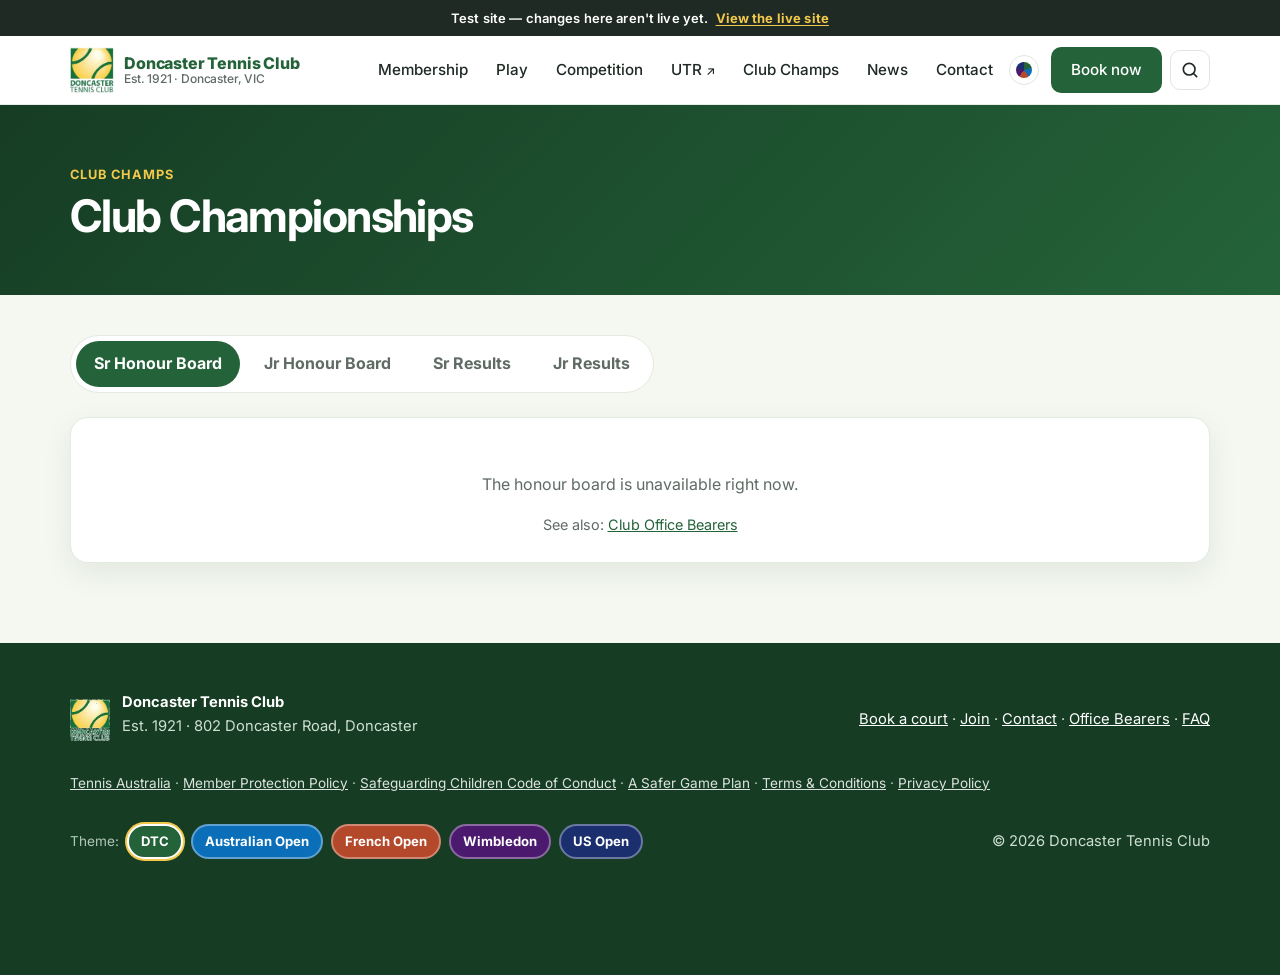
<file: test/results.html>
<!doctype html>
<html lang="en">
<head>
<meta charset="utf-8"><meta name="viewport" content="width=device-width,initial-scale=1">
<meta name="robots" content="noindex, nofollow">
<title>Club Champs · Doncaster Tennis Club · Melbourne</title>
<meta name="description" content="Doncaster Tennis Club – 12 courts in Doncaster, Melbourne. Book a court, join, coaching and competition.">
<link rel="icon" href="logo.png">
<link rel="preconnect" href="https://fonts.googleapis.com"><link href="https://fonts.googleapis.com/css2?family=Inter:wght@400;500;600;700;800&display=swap" rel="stylesheet">
<style>
:root{--g:#246339;--g2:#2A7946;--y:#F2C94C;--t:#1F2A24;--m:#5F6B64;--l:#F4F8F1;--r:18px;--sh:0 10px 30px rgba(31,42,36,.08)}
*{box-sizing:border-box}html{scroll-behavior:smooth;scroll-padding-top:80px}
body{margin:0;font-family:Inter,system-ui,-apple-system,Segoe UI,Roboto,sans-serif;color:var(--t);line-height:1.6;background:#fff}
img{max-width:100%;display:block}a{color:var(--g)}
.wrap{max-width:1180px;margin:0 auto;padding:0 20px}
.skip{position:absolute;left:-999px}.skip:focus{left:10px;top:10px;z-index:99;background:#fff;padding:8px}
:focus-visible{outline:3px solid var(--y);outline-offset:2px}
/* banner */
.banner{background:var(--y);color:var(--t);font-weight:600;font-size:.95rem}
.banner .wrap{display:flex;align-items:center;gap:12px;padding-top:9px;padding-bottom:9px}
.banner p{margin:0;flex:1;text-align:center}.banner button{background:none;border:0;font-size:1.4rem;line-height:1;cursor:pointer;color:var(--t)}
/* header */
header{position:sticky;top:0;z-index:50;background:rgba(255,255,255,.92);backdrop-filter:blur(10px);border-bottom:1px solid #e6ece6}
.nav{display:flex;align-items:center;justify-content:space-between;height:68px}
.brand{display:flex;align-items:center;gap:10px;text-decoration:none;color:var(--g);font-weight:800;letter-spacing:-.01em;line-height:1.1;flex-shrink:0}
.brand img{width:44px;height:46px}.brand small{display:block;font-weight:500;color:var(--m);font-size:.75rem}
.menu{display:flex;gap:4px;list-style:none;margin:0;padding:0;align-items:center}
.menu a{text-decoration:none;color:var(--t);font-weight:500;padding:8px 12px;border-radius:10px;font-size:.95rem;white-space:nowrap}
.menu a:hover{background:var(--l);color:var(--g)}
.menu a.btn-g:hover{background:var(--y);color:#1F2A24}
.btn{display:inline-flex;align-items:center;justify-content:center;gap:8px;font-weight:700;text-decoration:none;border-radius:999px;padding:13px 22px;transition:transform .15s,box-shadow .15s;border:2px solid transparent}
.btn:hover{transform:translateY(-2px);box-shadow:var(--sh)}
.btn-y{background:var(--y);color:var(--t)!important}.btn-g{background:var(--g);color:#fff!important}
.btn-o{border-color:currentColor;color:#fff}.btn-og{border-color:var(--g);color:var(--g)}
.menu .btn{padding:9px 18px;margin-left:8px}
.burger{display:none;background:none;border:0;width:44px;height:44px;cursor:pointer;border-radius:10px}
.burger span{display:block;width:22px;height:2px;background:var(--t);margin:5px auto;transition:.2s}
/* hero */
.hero{position:relative;color:#fff;overflow:hidden;background:linear-gradient(135deg,rgba(22,66,38,.86) 0%,color-mix(in srgb,var(--g) 76%,transparent) 50%,color-mix(in srgb,var(--g) 70%,transparent) 100%),url(hero-court.jpg) center 45%/cover no-repeat #246339}
@media(max-width:700px){.hero{background:linear-gradient(180deg,rgba(22,66,38,.82),color-mix(in srgb,var(--g) 78%,transparent)),url(hero-court-m.jpg) center/cover no-repeat #246339}}
.hero .wrap{display:flex;flex-direction:column;align-items:center;text-align:center;padding-top:104px;padding-bottom:128px;position:relative;z-index:1}
.eyebrow{display:inline-block;background:rgba(255,255,255,.12);border:1px solid rgba(255,255,255,.25);padding:6px 14px;border-radius:999px;font-size:.85rem;font-weight:600}
h1{font-size:clamp(2.4rem,6vw,4.4rem);line-height:1.04;letter-spacing:-.035em;margin:22px 0 18px;max-width:18ch;text-wrap:balance}
h1 em{font-style:normal;color:var(--y)}
.hero p.lead{font-size:1.25rem;opacity:.9;max-width:38ch;margin:0 auto 36px}
.ctas{display:flex;flex-wrap:wrap;gap:12px;justify-content:center}
/* quick info */
.facts{margin-top:-56px;position:relative;z-index:2}
.facts .grid{display:grid;grid-template-columns:repeat(3,1fr);gap:16px}
.fact{background:#fff;border-radius:var(--r);padding:22px;box-shadow:var(--sh);display:flex;gap:14px;align-items:flex-start;border:1px solid #edf1ec}
.ico{flex:none;width:46px;height:46px;border-radius:14px;background:var(--l);display:grid;place-items:center;font-size:1.4rem}
.fact b{display:block;font-size:1.15rem}.fact span{color:var(--m);font-size:.93rem}
section{padding:80px 0}.band{background:var(--l)}
.sh{display:flex;justify-content:space-between;align-items:end;gap:20px;margin-bottom:32px;flex-wrap:wrap}
h2{font-size:clamp(1.7rem,3.5vw,2.4rem);letter-spacing:-.02em;line-height:1.15;margin:6px 0 0}
.kicker{color:var(--g2);font-weight:700;text-transform:uppercase;letter-spacing:.08em;font-size:.8rem}
.sub{color:var(--m);max-width:52ch;margin:8px 0 0}
/* quick answers */
.qa{display:grid;grid-template-columns:repeat(3,1fr);gap:18px}
.card{background:#fff;border-radius:var(--r);padding:26px;border:1px solid #e3eae2;transition:transform .2s,box-shadow .2s}
.card:hover{transform:translateY(-4px);box-shadow:var(--sh)}
.card h3{margin:12px 0 10px;font-size:1.15rem}
.card ul{margin:0;padding-left:18px;color:var(--m)}.card li{margin:4px 0}
table{width:100%;border-collapse:collapse;font-size:.93rem}
th,td{text-align:left;padding:7px 4px;border-bottom:1px solid #edf1ec}th{color:var(--m);font-weight:600;font-size:.8rem;text-transform:uppercase}
td.p{font-weight:700;color:var(--g)}
.note{font-size:.82rem;color:var(--m);margin-top:10px}
/* ways */
.ways{display:grid;grid-template-columns:repeat(3,1fr);gap:22px}
.way{background:#fff;border-radius:22px;overflow:hidden;border:1px solid #e3eae2;display:flex;flex-direction:column;transition:transform .2s,box-shadow .2s}
.way:hover{transform:translateY(-4px);box-shadow:var(--sh)}
.way img{aspect-ratio:4/3;object-fit:cover;width:100%}
.way .b{padding:24px;display:flex;flex-direction:column;flex:1}
.way h3{margin:0 0 8px;font-size:1.3rem}.way p,.way li{color:var(--m)}.way ul{padding-left:18px;margin:0 0 16px}
.way .btn{margin-top:auto;align-self:flex-start}
.tag{display:inline-block;background:var(--l);color:var(--g);font-weight:600;font-size:.8rem;padding:4px 10px;border-radius:999px;margin:0 6px 6px 0}
/* membership */
.mem{background:var(--g);color:#fff;border-radius:28px;padding:48px;display:grid;grid-template-columns:1fr 1fr;gap:40px;align-items:center;position:relative;overflow:hidden}
.mem h2{color:#fff}.mem .kicker{color:var(--y)}
.perks{display:grid;grid-template-columns:1fr 1fr;gap:14px;list-style:none;padding:0;margin:0}
.perks li{background:rgba(255,255,255,.08);border:1px solid rgba(255,255,255,.15);border-radius:16px;padding:18px}
.perks b{display:block;color:var(--y);font-size:1.4rem}
.mem a.link{color:#fff;font-weight:600}
.news.has-img{display:flex;gap:16px;align-items:flex-start}.news .th{width:96px;height:96px;flex:none;object-fit:cover;border-radius:12px}
.news .dt{color:var(--m);font-size:.85rem;font-weight:600}
.news-load{padding:22px;border-radius:16px;border:1px dashed #cfdccd;color:var(--m);margin-bottom:12px}
.news-more{margin-top:6px}
/* events & news */
.two{display:grid;grid-template-columns:1fr 1fr;gap:28px}
.ev{display:flex;gap:18px;align-items:center;padding:16px;background:#fff;border-radius:16px;border:1px solid #e3eae2;margin-bottom:12px}
.date{flex:none;width:64px;height:64px;border-radius:14px;background:var(--g);color:#fff;display:grid;place-items:center;text-align:center;line-height:1.05;font-weight:800}
.date small{display:block;font-size:.7rem;font-weight:600;color:var(--y);text-transform:uppercase}
.ev h3{margin:0;font-size:1.05rem}.ev p{margin:2px 0 0;color:var(--m);font-size:.92rem}
.news{display:block;text-decoration:none;color:inherit;padding:22px;background:#fff;border-radius:16px;border:1px solid #e3eae2;margin-bottom:12px;transition:.2s}
.news:hover{border-color:var(--g2);box-shadow:var(--sh)}
.news h3{margin:6px 0;font-size:1.1rem}.news p{margin:0;color:var(--m);font-size:.95rem}.news .more{color:var(--g);font-weight:700;font-size:.9rem;margin-top:8px;display:inline-block}
/* find */
.find{display:grid;grid-template-columns:.9fr 1.1fr;gap:28px;align-items:stretch}
.contact{background:#fff;border-radius:22px;padding:30px;border:1px solid #e3eae2}
.contacts{margin-top:40px}.contacts h3{margin:0 0 14px}.cgrid{display:grid;grid-template-columns:repeat(auto-fill,minmax(250px,1fr));gap:14px}.cc{background:#fff;border:1px solid rgba(0,0,0,.08);border-left:4px solid var(--g);border-radius:12px;padding:14px 16px;display:flex;flex-direction:column;gap:3px;min-width:0}.cc .cr{font-size:.72rem;text-transform:uppercase;letter-spacing:.06em;color:var(--m);font-weight:700}.cc b{font-size:1.02rem}.cc a{overflow-wrap:anywhere;font-weight:600}
.contact dl{margin:0}.contact dt{font-size:.8rem;text-transform:uppercase;letter-spacing:.06em;color:var(--m);font-weight:600;margin-top:18px}
.contact dd{margin:4px 0 0;font-weight:500}
.social{display:flex;gap:10px;margin-top:22px;flex-wrap:wrap}
iframe{background:var(--l) url(h20.jpg) center/cover;width:100%;height:100%;min-height:380px;border:0;border-radius:22px}
footer{background:#163d24;color:#cfe0d3;padding:48px 0 110px;font-size:.92rem}
footer .wrap{display:flex;justify-content:space-between;gap:24px;flex-wrap:wrap;align-items:center}
footer a{color:#fff}footer img{width:40px}
.fb{display:flex;gap:12px;align-items:center}
.soc{display:flex;gap:8px;align-items:center}
.soc a{display:inline-flex;align-items:center;justify-content:center;width:40px;height:40px;border-radius:50%;border:2px solid currentColor;color:var(--g);text-decoration:none;background:transparent;flex-shrink:0}
.soc a:hover,.soc a:focus-visible{background:var(--g);color:#fff;outline:2px solid var(--g);outline-offset:2px}
.soc a svg{width:18px;height:18px;fill:currentColor;display:block}
.fb .soc{margin-top:10px}
footer .soc a{color:#fff;border-color:rgba(255,255,255,.65)}
footer .soc a:hover,footer .soc a:focus-visible{background:#fff;color:#163d24;outline-color:#fff}

/* mobile bar */
.mbar{display:none}
/* reveal */
.rv{opacity:0;transform:translateY(24px);transition:opacity .7s ease,transform .7s ease}.rv.in{opacity:1;transform:none}
#results .sub{max-width:420px}
.tabs{display:flex;gap:6px;background:#fff;border:1px solid #e3eae2;border-radius:999px;padding:5px;width:max-content;max-width:100%;overflow-x:auto;margin-bottom:24px}
.tabs button{border:0;background:none;font:inherit;font-weight:700;color:var(--m);padding:10px 18px;border-radius:999px;cursor:pointer;white-space:nowrap}
.tabs button[aria-selected=true]{background:var(--g);color:#fff}
.sm-l{display:none}
.tp{background:#fff;border:1px solid #e3eae2;border-radius:var(--r);padding:26px;box-shadow:var(--sh)}
.lad{display:grid;grid-template-columns:repeat(3,1fr);gap:18px;margin-bottom:18px}
.lg h4{margin:0 0 8px;font-size:.85rem;color:var(--m);text-transform:uppercase;letter-spacing:.05em}
.chips{display:flex;flex-wrap:wrap;gap:6px}
.chip{border:1.5px solid var(--g);background:#fff;color:var(--g);font:inherit;font-size:.88rem;font-weight:600;padding:6px 12px;border-radius:999px;cursor:pointer}
.chip.on,.chip:hover{background:var(--g);color:#fff}
.lframe{border:1px solid #e3eae2;border-radius:12px;overflow:hidden}
.lhead{display:flex;justify-content:space-between;gap:10px;flex-wrap:wrap;padding:12px 16px;background:var(--l);font-size:.95rem}
.lhead a{font-weight:700}
#lif{width:100%;height:560px;border:0;display:block;background:#fff}
.tw{overflow-x:auto;-webkit-overflow-scrolling:touch;margin:0 0 8px}
.rt{min-width:560px}.rt td.w{font-weight:700;color:var(--g)}.rt td.ev-n{font-weight:600}
.rt tbody tr:nth-child(even){background:#fafcf9}.rt td,.rt th{padding:10px 10px}
.rh{margin:26px 0 8px;font-size:1.1rem}.rh:first-child{margin-top:0}
.soon{background:var(--l);border-radius:14px;padding:20px 22px}.soon h3{margin:8px 0 4px}.soon p{margin:0 0 14px;color:var(--m)}
details{margin-top:18px;border-top:1px solid #edf1ec;padding-top:14px}summary{cursor:pointer;font-weight:700;color:var(--g);font-size:1.02rem}
details .tw{margin-top:12px}
.dyn:empty{display:none}.dyn{margin-top:22px}.dyn h4{margin:0 0 8px;font-size:.85rem;color:var(--m);text-transform:uppercase;letter-spacing:.05em}
.dyn a{display:block;padding:8px 0;border-bottom:1px solid #edf1ec;text-decoration:none;font-weight:600}.dyn a span{color:var(--m);font-weight:400;font-size:.85rem;margin-left:8px}
@media (max-width:960px){.lad{grid-template-columns:1fr}}
@media (max-width:600px){.lg-l{display:none}.sm-l{display:inline}.tabs{width:100%}.tabs button{flex:1}.tp{padding:18px}.tabs button{padding:9px 13px;font-size:.9rem}#lif{height:480px}}
@media (prefers-reduced-motion:reduce){*{transition:none!important;scroll-behavior:auto!important}.rv{opacity:1;transform:none}}
@media (max-width:1100px) and (min-width:1021px){
 .menu{gap:2px}
 .menu a{padding:8px 8px}
 .menu .btn{padding:9px 14px;margin-left:4px}
}
@media (max-width:1020px){
 .menu{position:fixed;inset:68px 0 auto 0;background:#fff;flex-direction:column;align-items:stretch;padding:12px 20px 24px;gap:2px;box-shadow:var(--sh);transform:translateY(-12px);opacity:0;visibility:hidden;transition:.25s;z-index:-1;top:68px;bottom:auto}
 .menu.open{transform:none;opacity:1;visibility:visible}.menu a{padding:14px 12px;font-size:1.05rem}.menu .btn{margin:10px 0 0}
 .burger{display:block}
 .burger[aria-expanded=true] span:nth-child(1){transform:translateY(7px) rotate(45deg)}
 .burger[aria-expanded=true] span:nth-child(2){opacity:0}
 .burger[aria-expanded=true] span:nth-child(3){transform:translateY(-7px) rotate(-45deg)}
}
@media (max-width:960px){
 .hero .wrap{padding-top:64px;padding-bottom:96px}
 .facts .grid,.qa,.ways,.two,.find,.mem{grid-template-columns:1fr}
 .mem{padding:30px 22px}
 section{padding:56px 0}
}
@media (max-width:600px){
 .hero .wrap{padding-top:48px;padding-bottom:84px}
 .ctas .btn{flex:1 1 100%}
 .perks{grid-template-columns:1fr 1fr}
 .mbar{display:grid;grid-template-columns:1fr 1fr 1fr;gap:8px;position:fixed;left:0;right:0;bottom:0;z-index:60;background:#fff;padding:10px 12px calc(10px + env(safe-area-inset-bottom));box-shadow:0 -6px 20px rgba(0,0,0,.08)}
 .mbar a{padding:12px 6px;font-size:.92rem}
}

[data-theme=ao]{--g:#0A6FB8;--g2:#0091D2;--y:#C8E63C;--l:#EEF6FB}
[data-theme=rg]{--g:#B4482A;--g2:#D0623E;--y:#F3D08A;--l:#FBF2EC}
[data-theme=wim]{--g:#4B1A6E;--g2:#00703C;--y:#E2CF8E;--l:#F5F1F8}
[data-theme=us]{--g:#1B2F6E;--g2:#2F6FD6;--y:#FFD100;--l:#EEF2FA}
.themes{display:flex;flex-wrap:wrap;gap:8px;align-items:center;justify-content:center;margin:6px 0}
.themes span{font-size:.85rem;opacity:.85}
.themes button{border:2px solid rgba(255,255,255,.35);border-radius:999px;padding:5px 12px;font:inherit;font-size:.82rem;font-weight:700;cursor:pointer;color:#fff;background:var(--sw)}
.themes button[aria-pressed=true]{border-color:#fff;box-shadow:0 0 0 2px var(--y)}

.tsel{position:relative;display:flex;align-items:center}
.tbtn{width:30px;height:30px;border-radius:50%;border:1px solid #dfe6de;background:#fff;cursor:pointer;display:grid;place-items:center;padding:0}
.tbtn:hover{border-color:var(--g)}
.tdot{width:16px;height:16px;border-radius:50%;background:conic-gradient(#246339 0 20%,#0A6FB8 0 40%,#B4482A 0 60%,#4B1A6E 0 80%,#1B2F6E 0)}
.tpop{position:absolute;top:40px;right:0;background:#fff;border:1px solid #e3eae2;border-radius:999px;padding:6px;display:flex;gap:6px;box-shadow:var(--sh);z-index:60}
.tpop[hidden]{display:none}
.tpop button{width:22px;height:22px;border-radius:50%;border:2px solid #fff;background:var(--sw);cursor:pointer;padding:0;box-shadow:0 0 0 1px rgba(0,0,0,.12)}
.tpop button[aria-pressed=true]{box-shadow:0 0 0 2px var(--y),0 0 0 3px var(--t)}

.tpop button{position:relative}
.tpop button::after{content:attr(data-n);position:absolute;top:32px;left:50%;transform:translateX(-50%);white-space:nowrap;background:var(--t);color:#fff;font-size:.75rem;font-weight:600;padding:5px 9px;border-radius:6px;opacity:0;pointer-events:none;transition:opacity .15s}
.tpop button:hover::after,.tpop button:focus-visible::after{opacity:1}
.tpop button:last-child::after{left:auto;right:-6px;transform:none}

.banner{position:relative;overflow:hidden;border-bottom:3px solid var(--g)}
.banner::before{content:"";position:absolute;inset:0;background:linear-gradient(100deg,transparent 30%,rgba(255,255,255,.55) 50%,transparent 70%);transform:translateX(-100%);animation:bshine 5s ease-in-out infinite}
.banner .wrap{position:relative}
@keyframes bshine{0%,60%{transform:translateX(-100%)}100%{transform:translateX(100%)}}
.bnew{display:inline-block;background:var(--g);color:#fff;font-size:.7rem;font-weight:800;letter-spacing:.08em;padding:3px 8px;border-radius:999px;margin-right:6px;vertical-align:2px;animation:bpulse 1.8s ease-in-out infinite}
@keyframes bpulse{0%,100%{box-shadow:0 0 0 0 color-mix(in srgb,var(--g) 60%,transparent)}50%{box-shadow:0 0 0 6px transparent}}
.bmore{color:var(--g);font-weight:800;margin-left:8px;white-space:nowrap;text-decoration:underline;text-underline-offset:3px}
@media (prefers-reduced-motion:reduce){.banner::before,.bnew{animation:none}}
.plays{margin:.2em 0 1em 1.2em;padding:0;list-style:disc}.plays,.plays li,.plays a{font-size:1rem!important;font-weight:400}.plays li{margin:.25em 0}.plays a{color:inherit;text-decoration:underline}.hero .ctas .btn{width:170px}@media(max-width:700px){.hero .ctas .btn{width:100%}}.cc a[href^="mailto:"],.cc a[href^="http"]{font-size:.82rem;letter-spacing:-.01em}
.phead{background:linear-gradient(135deg,#163d24,#246339);color:#fff;padding:56px 0 48px}.phead h1{color:#fff;margin:6px 0 8px;font-size:clamp(2rem,4vw,2.8rem)}.phead p{margin:0;color:#d6e6da}.phead .kicker{color:var(--y)}
.rpage{padding:40px 0 80px;background:var(--l)}
.intro{margin:0 0 14px;color:var(--m)}#seniors>.jhb-label,#juniors>.jhb-label{margin:0 0 12px}
.empty{margin:28px 0 8px;text-align:center;color:var(--m)}
.jump{margin-bottom:8px}.jump .chip{text-decoration:none}
.assoc{font-size:1.35rem;margin:34px 0 12px;padding-bottom:8px;border-bottom:3px solid var(--y);scroll-margin-top:90px}
.lsec{border:1px solid #e3eae2;border-radius:12px;overflow:hidden;margin-bottom:18px}
.lsec .lhead h3{margin:0;font-size:1.02rem;color:var(--g)}
iframe.trols{width:100%;height:520px;min-height:0;border:0;border-radius:0;display:block;background:#fff}
.yr{scroll-margin-top:90px;margin-top:34px}.yr:first-of-type{margin-top:20px}
.yh{font-size:1.25rem;margin:0 0 6px;padding-bottom:8px;border-bottom:3px solid var(--y)}
.gh{margin:18px 0 6px;font-size:.85rem;letter-spacing:.08em;color:var(--g2)}
.board{max-width:720px;margin:0 auto;text-align:center}.board .bk{margin:0;text-transform:uppercase;letter-spacing:.14em;font-size:.78rem;color:var(--m);font-weight:700}
.board h2{margin:4px 0 2px;color:var(--g)}.board .bs{margin:0 0 14px;font-style:italic;color:var(--m)}.board table{text-align:left}.board .rt{min-width:0}.hb td.w{color:inherit;font-weight:500}
.slides{max-width:860px;margin:30px auto 0;aspect-ratio:16/9.6}.slides iframe{min-height:0;height:100%;border-radius:14px}
.note{font-size:.88rem;color:var(--m)}
.rteaser{display:grid;grid-template-columns:repeat(auto-fit,minmax(190px,1fr));gap:18px}
.utr-band .utr{margin-top:0}
.comps{margin-top:28px;background:var(--card,#fff);border-radius:18px;box-shadow:0 6px 24px rgba(0,0,0,.06);padding:28px;border-top:4px solid var(--gold,#f2c94c);scroll-margin-top:90px}
.comps h3{margin:6px 0 6px;font-size:1.5rem;color:var(--green,#1f5c36)}.comps-sub{margin:0 0 18px;color:var(--m)}
.comps-grid{display:grid;grid-template-columns:repeat(3,1fr);gap:16px}.comp{border:1px solid #e4ebe3;border-radius:14px;padding:18px;display:flex;flex-direction:column}
.comp .tag{align-self:flex-start;width:fit-content;max-width:max-content}.comp h4{margin:8px 0 8px;font-size:1.02rem}.comp ul{margin:0 0 12px;padding-left:18px;line-height:1.55;font-size:.93rem}.comp li{margin-bottom:4px}.comp .more{margin-top:auto;font-weight:700;color:var(--green,#1f5c36);text-decoration:none}
.comps-cta{display:flex;align-items:center;justify-content:space-between;gap:16px;margin-top:20px;flex-wrap:wrap}.comps-cta p{margin:0}
@media (max-width:900px){.comps-grid{grid-template-columns:1fr}.comps{padding:20px}}
.utr{margin-top:28px;background:var(--card,#fff);border-radius:18px;box-shadow:0 6px 24px rgba(0,0,0,.06);padding:28px;display:grid;grid-template-columns:1fr 220px;gap:28px;align-items:center;border-top:4px solid var(--gold,#f2c94c)}
.utr h2{margin:6px 0 10px;color:var(--green,#1f5c36)}.utr h3{margin:16px 0 6px;font-size:1.05rem}.utr p{margin:0 0 10px;line-height:1.6}
.utr-btn{display:inline-block;margin-top:8px}.utr-scale{display:grid;grid-template-columns:auto 1fr auto;gap:8px;align-items:center;text-align:center}
.utr-n{font-weight:800;font-size:1.4rem;color:var(--green,#1f5c36)}.utr-bar{height:12px;border-radius:6px;background:linear-gradient(90deg,var(--gold,#f2c94c),var(--green,#1f5c36))}.utr-scale small{grid-column:1/-1;opacity:.75}
.sr-only{position:absolute;width:1px;height:1px;overflow:hidden;clip:rect(0 0 0 0);white-space:nowrap}
@media (max-width:700px){.utr{grid-template-columns:1fr;padding:20px}.utr-scale{order:-1}}
.wof-era{scroll-margin-top:90px;margin-top:30px}.wof-h{font-size:1.15rem;margin:0 0 12px;padding-bottom:6px;border-bottom:3px solid var(--y);color:var(--g)}
.wof-grid{display:grid;grid-template-columns:repeat(auto-fill,minmax(250px,1fr));gap:18px}
.wof-card{margin:0;background:#fff;border:1px solid #e3eae2;border-radius:14px;overflow:hidden;display:flex;flex-direction:column;box-shadow:0 2px 10px rgba(0,0,0,.04)}
.wof-open{all:unset;cursor:zoom-in;display:block;aspect-ratio:4/3;background:#eef3ee;overflow:hidden}.wof-open:focus-visible{outline:3px solid var(--y);outline-offset:-3px}
.wof-open img{width:100%;height:100%;object-fit:cover;display:block;transition:transform .3s}.wof-open:hover img{transform:scale(1.03)}
.wof-card figcaption{padding:12px 14px;font-size:.92rem;font-weight:600;color:var(--t,#1d2a20);line-height:1.35}
.wof-lb{position:fixed;inset:0;z-index:1000;background:rgba(10,20,14,.92);display:flex;align-items:center;justify-content:center;padding:20px}.wof-lb[hidden]{display:none}
.wof-lb figure{margin:0;max-width:min(1200px,92vw);text-align:center}.wof-lb img{max-width:100%;max-height:80vh;border-radius:8px;display:block;margin:0 auto}
.wof-lb figcaption{color:#fff;margin-top:12px;font-weight:600}
.wof-lb button{position:absolute;background:rgba(255,255,255,.12);color:#fff;border:0;border-radius:999px;width:46px;height:46px;font-size:1.8rem;line-height:1;cursor:pointer}.wof-lb button:hover,.wof-lb button:focus-visible{background:var(--y);color:#1d1d1d;outline:none}
.wof-x{top:16px;right:16px}.wof-prev{left:16px;top:50%;transform:translateY(-50%)}.wof-next{right:16px;top:50%;transform:translateY(-50%)}
@media(max-width:600px){.wof-grid{grid-template-columns:1fr 1fr;gap:10px}.wof-card figcaption{padding:8px 10px;font-size:.8rem}.wof-prev,.wof-next{top:auto;bottom:18px;transform:none}.wof-prev{left:calc(50% - 56px)}.wof-next{right:calc(50% - 56px)}}

.rcard{display:block;background:#fff;border:1px solid #e3eae2;border-radius:var(--r);padding:24px;box-shadow:var(--sh);text-decoration:none;color:inherit;transition:transform .2s}.rcard:hover{transform:translateY(-3px)}
.rcard h3{margin:6px 0 6px;color:var(--g)}.rcard p{margin:0 0 12px;color:var(--m)}.rcard .more{font-weight:700;color:var(--g2)}
@media (max-width:900px){.rteaser{grid-template-columns:1fr}.tp{padding:18px}iframe.trols{height:460px}}
@media (max-width:600px){.rt.st{min-width:0}.rt.st thead{display:none}.rt.st tr{display:block;padding:10px 4px;border-bottom:1px solid #edf1ec}.rt.st td{display:inline;border:0;padding:0}
.rt.st td.ev-n{display:block;font-size:.8rem;text-transform:uppercase;letter-spacing:.05em;color:var(--m);margin-bottom:2px}
.rt.st td:nth-child(3)::before{content:" · ";color:var(--m);font-weight:400}
.jump .chip{font-size:.82rem}.lg-l{display:none}.sm-l{display:inline}.rt{min-width:520px}.board .rt{min-width:0}}
@media(max-width:600px){#results .tabs{border-radius:14px;padding:4px;gap:2px;width:100%;overflow-x:auto;-webkit-overflow-scrolling:touch;flex-wrap:nowrap}#results .tabs button{flex:1 0 auto;padding:9px 10px;font-size:.8rem;letter-spacing:-.01em}}
</style>
<link rel="stylesheet" href="search.css">
<link rel="stylesheet" href="theme.css">
<link rel="stylesheet" href="test-banner.css">
<script>try{var t=localStorage.getItem("dtc-theme");if(t)document.documentElement.dataset.theme=t}catch(e){}</script>
<script src="theme.js"></script>
</head>
<body>
<a class="skip" href="#main">Skip to content</a>
<div class="dtc-test" role="status">Test site — changes here aren't live yet. <a href="https://www.doncastertc.org.au/">View the live site</a></div>
<div class="banner" id="banner" role="region" aria-label="Announcement" hidden><div class="wrap" style="justify-content:center"><p></p></div></div>
<header><div class="wrap nav">
 <a class="brand" href="index.html#top"><img src="logo.png" alt="Doncaster Tennis Club logo"><span>Doncaster Tennis Club<small>Est. 1921 · Doncaster, VIC</small></span></a>
 <button class="burger" aria-label="Menu" aria-expanded="false" aria-controls="menu"><span></span><span></span><span></span></button>
 <ul class="menu" id="menu">
  <li><a href="index.html#membership">Membership</a></li><li><a href="index.html#play">Play</a></li><li><a href="courts.html">Competition</a></li><li><a href="https://app.utrsports.net/club/1909847" rel="noreferrer">UTR <span aria-hidden="true" style="font-size:.8em">↗</span></a></li><li><a href="results.html" aria-current="page">Club Champs</a></li><li><a href="index.html#news">News</a></li><li><a href="index.html#contact">Contact</a></li>
  <li class="tsel"><button class="tbtn" aria-label="Colour theme" aria-expanded="false" title="Colour theme"><span class="tdot"></span></button><div class="tpop" hidden><button data-t="" data-n="DTC club colours" aria-label="DTC club colours theme" style="--sw:#246339"></button><button data-t="ao" data-n="Australian Open, Melbourne blue" aria-label="Australian Open, Melbourne blue theme" style="--sw:#0A6FB8"></button><button data-t="rg" data-n="French Open, Roland-Garros clay" aria-label="French Open, Roland-Garros clay theme" style="--sw:#B4482A"></button><button data-t="wim" data-n="Wimbledon, purple and green" aria-label="Wimbledon, purple and green theme" style="--sw:#4B1A6E"></button><button data-t="us" data-n="US Open, New York navy" aria-label="US Open, New York navy theme" style="--sw:#1B2F6E"></button></div></li><li><a class="btn btn-g" href="https://play.tennis.com.au/doncastertennisclub/Booking/BookByDate" target="_blank" rel="noopener">Book now</a></li>
 </ul>
 <button class="sbtn" type="button" aria-label="Search the club website" aria-haspopup="dialog" aria-controls="dtc-search" aria-expanded="false" title="Search (/ or Ctrl+K)">
  <svg viewBox="0 0 24 24" fill="none" stroke="currentColor" stroke-width="2" stroke-linecap="round" stroke-linejoin="round" aria-hidden="true"><circle cx="11" cy="11" r="7"/><path d="M20 20l-3.5-3.5"/></svg>
 </button>
</div></header>
<main id="main"><section class="phead"><div class="wrap"><span class="kicker">Club Champs</span><h1>Club Championships</h1></div></section>
<section class="rpage" id="results"><div class="wrap">
 <div class="tabs" role="tablist" aria-label="Results">
  <button role="tab" id="t-honour-board" aria-controls="honour-board" aria-selected="true"><span class="lg-l">Sr Honour Board</span><span class="sm-l">Sr Board</span></button>
  <button role="tab" id="t-junior-honour-board" aria-controls="junior-honour-board" aria-selected="false" tabindex="-1"><span class="lg-l">Jr Honour Board</span><span class="sm-l">Jr Board</span></button>
  <button role="tab" id="t-seniors" aria-controls="seniors" aria-selected="false" tabindex="-1"><span class="lg-l">Sr Results</span><span class="sm-l">Sr Results</span></button>
  <button role="tab" id="t-juniors" aria-controls="juniors" aria-selected="false" tabindex="-1"><span class="lg-l">Jr Results</span><span class="sm-l">Jr Results</span></button>
 </div>
 <div class="tp" role="tabpanel" id="juniors" aria-labelledby="t-juniors" hidden>
  <p class="jhb-label">Junior Results</p><div class="chips jump" hidden></div>
  <p class="empty" hidden>Results are unavailable right now.</p>
 </div>
 <div class="tp" role="tabpanel" id="seniors" aria-labelledby="t-seniors" hidden>
  <p class="jhb-label">Senior Results</p><div class="chips jump" hidden></div>
  <p class="empty" hidden>Results are unavailable right now.</p>
 </div>
 <div class="tp" role="tabpanel" id="honour-board" aria-labelledby="t-honour-board"><link rel="preconnect" href="https://fonts.googleapis.com"><link rel="stylesheet" href="https://fonts.googleapis.com/css2?family=Cinzel:wght@500;700&display=swap">
<style>
.hbw{max-width:820px;margin:8px auto 0;padding:14px;border-radius:6px;
background:linear-gradient(145deg,#f6e27a 0%,#b8892b 18%,#fff1a8 34%,#9a6b1c 52%,#e9c95a 70%,#7d5413 86%,#e2bf55 100%);
box-shadow:0 18px 40px rgba(0,0,0,.35),inset 0 0 0 1px rgba(255,255,255,.35)}
.hbp{position:relative;padding:34px 40px 26px;border-radius:2px;color:#f1d58a;font-family:Cinzel,"Trajan Pro",Georgia,"Times New Roman",serif;text-align:center;
box-shadow:inset 0 0 0 2px #5a3a10,inset 0 0 0 5px rgba(232,196,98,.55),inset 0 0 0 7px #2a1608,inset 0 0 40px rgba(0,0,0,.6);
background:
 radial-gradient(ellipse at 30% 0%,rgba(255,200,140,.10),transparent 60%),
 repeating-linear-gradient(92deg,rgba(0,0,0,.0) 0 7px,rgba(0,0,0,.13) 7px 9px,rgba(255,255,255,.025) 9px 12px,rgba(0,0,0,.06) 12px 19px),
 repeating-linear-gradient(88deg,rgba(90,40,10,.25) 0 2px,transparent 2px 31px),
 linear-gradient(90deg,#3b1d0c,#5a2d12 22%,#4a2410 45%,#62331a 68%,#3f200d)}
.hbp .eng{text-shadow:0 1px 0 rgba(0,0,0,.85),0 -1px 0 rgba(255,236,170,.25),0 0 12px rgba(240,200,90,.15)}
.hbh{display:flex;align-items:center;justify-content:center;gap:16px;margin:0 auto 6px}
.hbh img{width:64px;height:64px;border-radius:50%;background:#fff;object-fit:contain;box-shadow:0 0 0 2px #d9b257,0 2px 6px rgba(0,0,0,.6)}
.hbh .club{margin:0;font-size:1.55rem;letter-spacing:.14em;font-weight:700;color:#f6dc8e;line-height:1.15}
.hbp h2{margin:4px 0 2px;font-family:inherit;font-weight:500;font-size:1.2rem;letter-spacing:.32em;text-transform:uppercase;color:#e9c96f}
.hbp .est{margin:0 0 16px;font-size:.8rem;letter-spacing:.3em;color:#cfae62}
.hbp .orn{display:flex;align-items:center;gap:10px;margin:0 auto 14px;max-width:420px;color:#d9b257}
.hbp .orn::before,.hbp .orn::after{content:"";flex:1;height:1px;background:linear-gradient(90deg,transparent,#d9b257,transparent)}
table.hbt{width:100%;border-collapse:collapse;table-layout:fixed;font-family:inherit;background:none;min-width:0}
.hbt col.y{width:84px}
.hbt th{font-weight:700;font-size:1rem;letter-spacing:.12em;text-transform:uppercase;color:#f6dc8e;padding:8px 6px 10px;border-bottom:2px solid #c9a14a;background:none}
.hbt td{padding:7px 6px;font-size:1.02rem;color:#f1d58a;border-bottom:1px solid rgba(217,178,87,.38);background:none;letter-spacing:.04em}
.hbt tbody tr:last-child td{border-bottom:2px solid #c9a14a}
.hbt th:first-child,.hbt td:first-child{text-align:right;padding-right:16px}
.hbt th:last-child,.hbt td:last-child{text-align:left;padding-left:16px}
.hbt .yr{text-align:center;font-weight:700;color:#ffe9a6;border-left:1px solid rgba(217,178,87,.38);border-right:1px solid rgba(217,178,87,.38)}
.hbt tbody tr:hover td{background:rgba(255,220,140,.05)}
.hbp .note{margin:14px 0 0;font-size:.74rem;letter-spacing:.06em;color:#d4b36a;font-family:Georgia,serif;font-style:italic}
.sr{position:absolute;width:1px;height:1px;overflow:hidden;clip:rect(0 0 0 0)}
@media(max-width:600px){.hbw{padding:7px;margin:0 -10px}.hbp{padding:20px 6px 16px}.hbh{gap:10px}.hbh img{width:48px;height:48px}
.hbh .club{font-size:1rem;letter-spacing:.08em}.hbp h2{font-size:.9rem;letter-spacing:.22em}.hbp .est{font-size:.68rem;margin-bottom:10px}
.hbt col.y{width:40px}.hbt th{font-size:.7rem;letter-spacing:.06em;padding:6px 3px 8px}.hbt td{font-size:.7rem;padding:7px 2px;letter-spacing:-.01em}
.hbt th:first-child,.hbt td:first-child{padding-right:8px}.hbt th:last-child,.hbt td:last-child{padding-left:8px}}

#junior-honour{margin-top:0}
.jhb-label{margin:0 0 4px;text-align:center;color:var(--g);font-weight:800;letter-spacing:.1em;text-transform:uppercase;font-size:.8rem}
#honour-board > .hbw,#junior-honour .hbw{margin-top:10px}
.ob-also{margin:16px 0 0;text-align:center;color:var(--m);font-size:.9rem}
</style>
  <p class="empty" hidden>The honour board is unavailable right now.</p>
  <div id="senior-honour"></div>
  <p class="ob-also">See also: <a href="office-bearers.html">Club Office Bearers</a></p>
 </div>
 <div class="tp" role="tabpanel" id="junior-honour-board" aria-labelledby="t-junior-honour-board" hidden>
  <p class="empty" hidden>The honour board is unavailable right now.</p>
  <div id="junior-honour"></div>
  <p class="ob-also">See also: <a href="office-bearers.html">Club Office Bearers</a></p>
 </div>
</div></section></main>
<footer><div class="wrap">
 <div class="fb"><img src="logo.png" alt=""><div><b style="color:#fff">Doncaster Tennis Club</b><br>Est. 1921 · 802 Doncaster Road, Doncaster<div class="soc" data-social hidden></div></div></div>
 <div><a href="https://play.tennis.com.au/doncastertennisclub/Booking/BookByDate">Book a court</a> · <a href="https://play.tennis.com.au/doncastertennisclub/Membership/Join">Join</a> · <a href="mailto:enquiries@doncastertc.org.au">Contact</a> · <a href="office-bearers.html">Office Bearers</a> · <a href="faq.html">FAQ</a></div>
 <div class="fpol" style="font-size:.85rem;opacity:.85"><a href="https://www.tennis.com.au/" target="_blank" rel="noopener">Tennis Australia</a> · <a href="https://www.tennis.com.au/tas/files/2016/04/Member-Protection-Policy.pdf" target="_blank" rel="noopener">Member Protection Policy</a> · <a href="https://www.tennis.com.au/nsw/files/2021/12/Safeguarding-Children-Code-of-Conduct-6-Oct-2021.pdf" target="_blank" rel="noopener">Safeguarding Children Code of Conduct</a> · <a href="https://www.tennis.com.au/information-for-clubs-associations" target="_blank" rel="noopener">A Safer Game Plan</a> · <a href="https://www.tennis.com.au/conditions-of-use" target="_blank" rel="noopener">Terms &amp; Conditions</a> · <a href="https://www.tennis.com.au/privacy" target="_blank" rel="noopener">Privacy Policy</a></div>
 <div class="themes" role="group" aria-label="Colour theme"><span>Theme:</span><button data-t="" style="--sw:#246339">DTC</button><button data-t="ao" style="--sw:#0A6FB8">Australian Open</button><button data-t="rg" style="--sw:#B4482A">French Open</button><button data-t="wim" style="--sw:#4B1A6E">Wimbledon</button><button data-t="us" style="--sw:#1B2F6E">US Open</button></div>
 <div>© <span id="yr">2026</span> Doncaster Tennis Club</div>
</div></footer>
<nav class="mbar" aria-label="Quick actions">
 <a class="btn btn-g" href="https://play.tennis.com.au/doncastertennisclub/Booking/BookByDate">Book</a>
 <a class="btn btn-y" href="https://play.tennis.com.au/doncastertennisclub/Membership/Join">Join</a>
 <a class="btn btn-og" href="index.html#contact">Contact</a>
</nav>
<script>
const b=document.querySelector('.burger'),m=document.getElementById('menu');
b.onclick=()=>{const o=m.classList.toggle('open');b.setAttribute('aria-expanded',o)};
m.querySelectorAll('a').forEach(a=>a.onclick=()=>{m.classList.remove('open');b.setAttribute('aria-expanded',false)});
const io=new IntersectionObserver(es=>es.forEach(e=>{if(e.isIntersecting){e.target.classList.add('in');io.unobserve(e.target)}}),{threshold:.12});
document.querySelectorAll('.rv').forEach(el=>io.observe(el));
document.getElementById('yr').textContent=new Date().getFullYear();
</script>
<script>
(function(){var b=[].slice.call(document.querySelectorAll('.themes button,.tpop button'));function set(t){if(t)document.documentElement.dataset.theme=t;else delete document.documentElement.dataset.theme;try{localStorage.setItem('dtc-theme',t)}catch(e){}b.forEach(function(x){x.setAttribute('aria-pressed',x.dataset.t===t)})}
var cur=document.documentElement.dataset.theme||'';b.forEach(function(x){x.setAttribute('aria-pressed',x.dataset.t===cur);x.onclick=function(){set(x.dataset.t)}})})();
</script>
<script>
(function(){var t=document.querySelector('.tbtn'),p=document.querySelector('.tpop');if(!t)return;function c(){p.hidden=true;t.setAttribute('aria-expanded','false')}
t.onclick=function(e){e.stopPropagation();p.hidden=!p.hidden;t.setAttribute('aria-expanded',!p.hidden)};p.onclick=function(e){if(e.target.dataset&&'t' in e.target.dataset)c()};document.addEventListener('click',function(e){if(!p.contains(e.target))c()});document.addEventListener('keydown',function(e){if(e.key==='Escape')c()})})();
</script>
<script>
(function(){
 var ID='1VqoOP7ec88J1Rl-DN7PtynWBuAoA3McwAMSIjn8o-FA',T=Math.floor(Date.now()/300000);
 function cell(c){if(!c)return '';if(c.f!=null)return String(c.f).trim();return c.v==null?'':String(c.v).trim()}
 function day(c){if(!c||c.v==null||c.v==='')return null;var v=c.v;
  if(typeof v==='string'){var m=v.match(/^Date\((\d+),(\d+),(\d+)/);if(m)return new Date(+m[1],+m[2],+m[3]);}
  var s=cell(c).match(/^(\d{1,2})\/(\d{1,2})\/(\d{4})/);return s?new Date(+s[3],+s[2]-1,+s[1]):null}
 function esc(t){return String(t).replace(/[&<>"']/g,function(ch){return {'&':'&amp;','<':'&lt;','>':'&gt;','"':'&quot;',"'":'&#x27;'}[ch]})}
 function safe(u){return /^(https?:|mailto:|tel:)/i.test(u)?u:''}
 function today(){var n=new Date();n.setHours(0,0,0,0);return n}
 function yes(s){return s.toLowerCase()!=='no'}
 function rows(r){var out=[],rs=(r&&r.table&&r.table.rows)||[];for(var i=0;i<rs.length;i++){var c=rs[i].c||[],any=false;for(var j=0;j<c.length;j++)if(cell(c[j]))any=true;if(any)out.push(c)}return out}
 function load(tab,cb,fn,fail){var done=false;function once(ok,rs){if(done)return;done=true;try{if(ok)fn(rs);else if(fail)fail()}catch(e){}}
  window[cb]=function(r){try{if(r&&r.status==='error')return once(false);var rs=rows(r);if(rs.length)once(true,rs);else once(false)}catch(e){once(false)}};
  var s=document.createElement('script');s.src='https://docs.google.com/spreadsheets/d/'+ID+'/gviz/tq?tqx=out:json;responseHandler:'+cb+'&sheet='+encodeURIComponent(tab)+'&headers=1&t='+T;
  s.onerror=function(){once(false)};document.head.appendChild(s);if(fail)setTimeout(function(){once(false)},12000)}
 function reveal(root){[].forEach.call(root.querySelectorAll('.rv'),function(el){if(typeof io!=='undefined'&&io.observe)io.observe(el);else el.classList.add('in')})}
 function group(rs,key){var o=[],m={};rs.forEach(function(c){var k=key(c);if(!(k in m)){m[k]=[];o.push(k)}m[k].push(c)});return o.map(function(k){return [k,m[k]]})}
 function table(cols,rs,cls){var h='<div class="tw"><table class="'+cls+'"><thead><tr>'+cols.map(function(c){return '<th>'+c+'</th>'}).join('')+'</tr></thead><tbody>';
  rs.forEach(function(r){h+='<tr>'+r.map(function(x,i){return '<td'+(i===0?' class=ev-n':i===1?' class=w':'')+'>'+(x?esc(x):'–')+'</td>'}).join('')+'</tr>'});return h+'</tbody></table></div>'}
 // Banner: Show | Message | Link text | Link URL | Start | End | NEW tag
 var b=document.getElementById('banner');
 if(b)load('Banner','dtcBanner',function(rs){var now=today();
  for(var i=0;i<rs.length;i++){var c=rs[i];if(cell(c[0]).toLowerCase()!=='yes')continue;var msg=cell(c[1]);if(!msg)continue;
   var st=day(c[4]),en=day(c[5]);if(st&&now<st)continue;if(en&&now>=en)continue;
   var p=b.querySelector('p'),h='';if(cell(c[6]).toLowerCase()!=='no')h+='<span class="bnew">NEW</span> ';
   h+=esc(msg);var lt=cell(c[2]),lu=cell(c[3]);
   if(lu&&/^https?:\/\//i.test(lu))h+=' <a class="bmore" href="'+esc(lu)+'" target="_blank" rel="noopener">'+esc(lt||'Details →')+'</a>';
   p.innerHTML=h;b.hidden=false;return}
  b.hidden=true});

 // Social: Network | URL | Show  (sheet-only; icons hidden if unavailable)
 function socialIcon(name){
  var n=name.toLowerCase();
  if(n.indexOf('facebook')>=0) return {label:'Facebook',svg:'<svg viewBox="0 0 24 24" aria-hidden="true" focusable="false"><path d="M22 12c0-5.52-4.48-10-10-10S2 6.48 2 12c0 4.84 3.44 8.87 8 9.8V15H8v-3h2V9.5C10 7.57 11.57 6 13.5 6H16v3h-2c-.55 0-1 .45-1 1v2h3v3h-3v6.95c5.05-.5 9-4.76 9-9.95z"/></svg>'};
  if(n.indexOf('instagram')>=0) return {label:'Instagram',svg:'<svg viewBox="0 0 24 24" aria-hidden="true" focusable="false"><path d="M7 2h10a5 5 0 0 1 5 5v10a5 5 0 0 1-5 5H7a5 5 0 0 1-5-5V7a5 5 0 0 1 5-5zm10 2H7a3 3 0 0 0-3 3v10a3 3 0 0 0 3 3h10a3 3 0 0 0 3-3V7a3 3 0 0 0-3-3zm-5 3.5A4.5 4.5 0 1 1 7.5 12 4.5 4.5 0 0 1 12 7.5zm0 2A2.5 2.5 0 1 0 14.5 12 2.5 2.5 0 0 0 12 9.5zM17.75 6.25a1 1 0 1 1-1 1 1 1 0 0 1 1-1z"/></svg>'};
  return null;
 }
 function socialOk(u){
  try{
   var x=new URL(u),h=x.hostname.replace(/^www\./i,'').toLowerCase();
   if(x.protocol!=='http:'&&x.protocol!=='https:')return false;
   return h==='facebook.com'||h.slice(-13)==='.facebook.com'||h==='fb.com'||h.slice(-7)==='.fb.com'||h==='instagram.com'||h.slice(-14)==='.instagram.com';
  }catch(e){return false}
 }
 function renderSocial(rs){
  var html='';
  for(var i=0;i<rs.length;i++){
   var c=rs[i],net=cell(c[0]),url=cell(c[1]),show=cell(c[2]).toLowerCase();
   if(show==='no')continue;
   if(!url||!socialOk(url))continue;
   var ic=socialIcon(net);if(!ic)continue;
   html+='<a href="'+esc(url)+'" target="_blank" rel="noopener" aria-label="Doncaster Tennis Club on '+ic.label+' (opens in a new tab)">'+ic.svg+'</a>';
  }
  var boxes=document.querySelectorAll('[data-social]');
  for(var j=0;j<boxes.length;j++){boxes[j].innerHTML=html;boxes[j].hidden=!html}
 }
 load('Social','dtcSocial',renderSocial);
 // Contacts: Order | Show | Row | Role | Name | Phone | Email | Website
 var cg=document.querySelectorAll('#contacts .cgrid');
 if(cg.length===2)load('Contacts','dtcContacts',function(rs){
  var L=rs.map(function(c,i){return {c:c,i:i,o:parseFloat(cell(c[0]))}}).filter(function(x){return yes(cell(x.c[1]))&&(cell(x.c[3])||cell(x.c[4]))});
  if(!L.length)return;
  L.sort(function(a,b){var ao=isNaN(a.o)?1e9:a.o,bo=isNaN(b.o)?1e9:b.o;return ao-bo||a.i-b.i});
  var h=['','','','',''];L.forEach(function(x){var c=x.c,t='<div class="cc"><span class="cr">'+esc(cell(c[3]))+'</span><b>'+esc(cell(c[4]))+'</b>';
   var ph=cell(c[5]),d=ph.replace(/[^\d+]/g,'');if(d){if(d.charAt(0)==='0')d='+61'+d.slice(1);t+='<a href="'+esc(safe('tel:'+d))+'">'+esc(ph)+'</a>'}
   var em=cell(c[6]);if(/^[^\s@<>"]+@[^\s@<>"]+\.[^\s@<>"]+$/.test(em))t+='<a href="'+esc('mailto:'+em)+'">'+esc(em)+'</a>';
   var w=cell(c[7]);if(w&&!/^[a-z]+:/i.test(w))w='https://'+w;if(w&&/^https?:\/\//i.test(w))t+='<a href="'+esc(w)+'" target="_blank" rel="noopener">'+esc(w.replace(/^https?:\/\/(www\.)?/i,'').replace(/\/$/,''))+'</a>';
   var r=parseInt(cell(c[2]),10);if(!(r>=1&&r<=5))r=2;h[r-1]+=t+'</div>'});
  var par=cg[0].parentNode;while(cg.length<5){var g=document.createElement('div');g.className='cgrid';g.style.marginTop='14px';par.appendChild(g);cg=par.querySelectorAll('.cgrid')}
  for(var k=0;k<5;k++){cg[k].innerHTML=h[k];cg[k].hidden=!h[k]}});
 // Events: Show | Date | Badge top | Badge bottom | Title | Details
 var evh=document.querySelector('#events .two > div');
 if(evh&&evh.querySelector('.ev'))load('Events','dtcEvents',function(rs){var now=today(),M='Jan Feb Mar Apr May Jun Jul Aug Sep Oct Nov Dec'.split(' '),h='';
  rs.forEach(function(c){if(!yes(cell(c[0]))||!cell(c[4]))return;var d=day(c[1]);if(d&&d<now)return;
   var bt=cell(c[2])||(d?M[d.getMonth()]:''),bb=cell(c[3])||(d?String(d.getDate()):'');
   h+='<div class="ev rv"><div class="date"><span><small>'+esc(bt)+'</small>'+esc(bb)+'</span></div><div><h3>'+esc(cell(c[4]))+'</h3>'+(cell(c[5])?'<p>'+esc(cell(c[5]))+'</p>':'')+'</div></div>'});
  [].forEach.call(evh.querySelectorAll('.ev'),function(e){e.remove()});evh.insertAdjacentHTML('beforeend',h);reveal(evh)});
 // Junior Club Champs: Year | Group | Event | Winner | Defeated  (sheet-only, no fallback)
 function failResults(el){var chips=el.querySelector('.chips');if(chips){chips.innerHTML='';chips.hidden=true}
  [].forEach.call(el.querySelectorAll(':scope > .yr'),function(e){e.remove()});
  var em=el.querySelector('.empty');if(em)em.hidden=false}
 function showResults(){try{window.dispatchEvent(new HashChangeEvent('hashchange'))}catch(e){}}
 var jp=document.getElementById('juniors');
 if(jp)load('Junior Club Champs','dtcJuniors',function(rs){rs=rs.filter(function(c){return cell(c[0])&&cell(c[2])});if(!rs.length){failResults(jp);return}
  var G=group(rs,function(c){return cell(c[0])}),ch='',h='';
  G.forEach(function(y){var id=esc(y[0].replace(/[^\w-]/g,''));ch+='<a class="chip" href="#jr-'+id+'">'+esc(y[0])+'</a>';
   h+='<div class="yr" id="jr-'+id+'"><h2 class="yh">Junior Club Championships '+esc(y[0])+' results</h2>';
   group(y[1],function(c){return cell(c[1])}).forEach(function(g){h+='<h3 class="gh">'+esc(g[0].toUpperCase())+'</h3>'+table(['Event','Winner(s)','Runner(s)-up'],g[1].map(function(c){return [cell(c[2]),cell(c[3]),cell(c[4])]}),'rt st')});
   h+='</div>'});
  var chips=jp.querySelector('.chips');if(chips){chips.innerHTML=ch;chips.hidden=!ch}
  var em=jp.querySelector('.empty');if(em)em.hidden=true;
  [].forEach.call(jp.querySelectorAll(':scope > .yr'),function(e){e.remove()});jp.insertAdjacentHTML('beforeend',h);showResults()},function(){failResults(jp)});
 // Senior Club Champs: Year | Event | Winner(s) | Runner(s)-up  (sheet-only, no fallback)
 var sp=document.getElementById('seniors');
 if(sp)load('Senior Club Champs','dtcSeniors',function(rs){rs=rs.filter(function(c){return cell(c[0])&&cell(c[1])});if(!rs.length){failResults(sp);return}var h='',ch='';
  group(rs,function(c){return cell(c[0])}).forEach(function(y){var id=esc(y[0].replace(/[^\w-]/g,''));ch+='<a class="chip" href="#sr-'+id+'">'+esc(y[0])+'</a>';
   h+='<div class="yr" id="sr-'+id+'"><h2 class="yh">Senior Club Championships '+esc(y[0])+' results</h2>'+table(['Event','Winner(s)','Runner(s)-up'],y[1].map(function(c){return [cell(c[1]),cell(c[2]),cell(c[3])]}),'rt st')+'</div>'});
  var chips=sp.querySelector('.chips');if(chips){chips.innerHTML=ch;chips.hidden=!ch}
  var em=sp.querySelector('.empty');if(em)em.hidden=true;
  [].forEach.call(sp.querySelectorAll(':scope > .yr'),function(e){e.remove()});sp.insertAdjacentHTML('beforeend',h);var sl=sp.querySelector(':scope > .slides'),y1=sp.querySelector(':scope > .yr');if(sl&&y1)y1.after(sl);showResults()},function(){failResults(sp)});
 // Court Hire: Order | Show | Who | Day | Night
 var hf=document.getElementById('hire-fees');
 if(hf)load('Court Hire','dtcHire',function(rs){
  var L=rs.map(function(c,i){return {c:c,i:i,o:parseFloat(cell(c[0]))}}).filter(function(x){return yes(cell(x.c[1]))&&cell(x.c[2])});if(!L.length)return;
  L.sort(function(a,b){var ao=isNaN(a.o)?1e9:a.o,bo=isNaN(b.o)?1e9:b.o;return ao-bo||a.i-b.i});
  hf.innerHTML=L.map(function(x){var c=x.c;return '\n   <tr><td>'+esc(cell(c[2]))+'</td><td class="p">'+esc(cell(c[3])||'–')+'</td><td class="p">'+esc(cell(c[4])||'–')+'</td></tr>'}).join('')});
 // Photos: Show | Category | Photo link | Description  (random Show=Yes photo per category)
 if(document.querySelector('img[data-photo]'))load('Photos','dtcPhotos',function(rs){var by={};
  function url(u){var m=u.match(/drive\.google\.com\/(?:file\/d\/|open\?id=|uc\?(?:[^#]*&)?id=)([\w-]{10,})/)||u.match(/drive\.google\.com\/[^#]*[?&]id=([\w-]{10,})/);
   if(m)return ['https://lh3.googleusercontent.com/d/'+m[1]+'=w1600','https://drive.google.com/thumbnail?id='+m[1]+'&sz=w1600'];return /^https:\/\/[^\s"'<>]+$/i.test(u)?[u]:[]}
  rs.forEach(function(c){var k=cell(c[1]).toLowerCase();if(cell(c[0]).toLowerCase()!=='yes'||!k)return;var u=url(cell(c[2]));if(u.length)(by[k]=by[k]||[]).push({u:u,a:cell(c[3])})});
  [].forEach.call(document.querySelectorAll('img[data-photo]'),function(img){var L=by[img.getAttribute('data-photo').toLowerCase()];if(!L||!L.length)return;
   var pick=L[Math.floor(Math.random()*L.length)],i=0;
   (function tryNext(){if(i>=pick.u.length)return;var src=pick.u[i++],pre=new Image();
    pre.onload=function(){if(pre.naturalWidth>1){img.src=src;img.removeAttribute('srcset');if(pick.a)img.alt=pick.a}else tryNext()};pre.onerror=tryNext;pre.src=src})()})});
 // Honour Board: Year | Men's Singles | Ladies' Singles  (sheet-only, no fallback)
 function honourPlaque(label,title,caption,left,right,rs){
  function v(s){return !s||s==='-'||s==='\u2013'?'\u2013':esc(s)}
  var rows=rs.map(function(c){return '<tr><td>'+v(cell(c[1]))+'</td><th scope="row" class="yr">'+esc(cell(c[0]))+'</th><td>'+v(cell(c[2]))+'</td></tr>'}).join('');
  var h='<p class="jhb-label">'+label+'</p><div class="hbw"><div class="hbp">';
  h+='<div class="hbh"><img src="logo-white.png" alt="Doncaster Tennis Club logo"><p class="club eng">Doncaster Tennis Club</p></div>';
  h+='<h2 class="eng">'+title+'</h2><p class="est eng">Est. 1921</p><div class="orn" aria-hidden="true">\u2726</div>';
  h+='<table class="hbt eng"><caption class="sr">'+caption+'</caption>';
  h+='<colgroup><col><col class="y"><col></colgroup>';
  h+='<thead><tr><th scope="col">'+left+'</th><th scope="col" class="yr">Year</th><th scope="col">'+right+'</th></tr></thead><tbody>'+rows+'</tbody></table>';
  return h+'</div></div>'}
 function failBoard(mount){mount.innerHTML='';var em=mount.parentNode&&mount.parentNode.querySelector('.empty');if(em)em.hidden=false}
 function showBoard(mount,html){var em=mount.parentNode&&mount.parentNode.querySelector('.empty');if(em)em.hidden=true;mount.innerHTML=html}
 var sh=document.getElementById('senior-honour');
 if(sh)load('Honour Board','dtcHonour',function(rs){rs=rs.filter(function(c){return cell(c[0])});if(!rs.length){failBoard(sh);return}
  showBoard(sh,honourPlaque('Senior Singles Champions','Senior Champions','Senior singles champions honour board: men\u2019s and ladies\u2019 singles champions by year','Men\u2019s Singles','Ladies\u2019 Singles',rs))},function(){failBoard(sh)});
 // Junior Honour Board: Year | Boys | Girls  (sheet-only, no fallback)
 var jh=document.getElementById('junior-honour');
 if(jh)load('Junior Honour Board','dtcJrHonour',function(rs){rs=rs.filter(function(c){return cell(c[0])});if(!rs.length){failBoard(jh);return}
  showBoard(jh,honourPlaque('Junior Singles Champions','Junior Champions','Junior singles champions honour board: boys\u2019 and girls\u2019 singles champions by year','Boys\u2019 Singles','Girls\u2019 Singles',rs))},function(){failBoard(jh)});

})();
</script>
<script>(function(){var h=location.hash.slice(1);if(h=="wall-of-fame"||h.indexOf("wof-")===0)location.replace("wall-of-fame.html"+(h=="wall-of-fame"?"":"#"+h))})();</script>
<script>
(function(){
 var tabs=[].slice.call(document.querySelectorAll('#results [role=tab]'));
 function sel(t,push){tabs.forEach(function(x){var on=x===t;x.setAttribute('aria-selected',on);x.tabIndex=on?0:-1;document.getElementById(x.getAttribute('aria-controls')).hidden=!on});if(push)history.replaceState(null,'','#'+t.getAttribute('aria-controls'));}
 tabs.forEach(function(t,i){t.onclick=function(){sel(t,1)};t.onkeydown=function(e){var d=e.key==='ArrowRight'?1:e.key==='ArrowLeft'?-1:0;if(d){var n=tabs[(i+d+tabs.length)%tabs.length];sel(n,1);n.focus()}}});
 function fromHash(){var id=location.hash.slice(1);if(!id)return;var el=document.getElementById(id);if(!el)return;var p=el.closest('[role=tabpanel]')||el;var t=document.getElementById('t-'+p.id);if(t)sel(t);if(el!==p)setTimeout(function(){el.scrollIntoView()},50);}
 window.addEventListener('hashchange',fromHash);fromHash();
})();
</script>
<script src="search.js" defer></script>
</body></html>
</file>
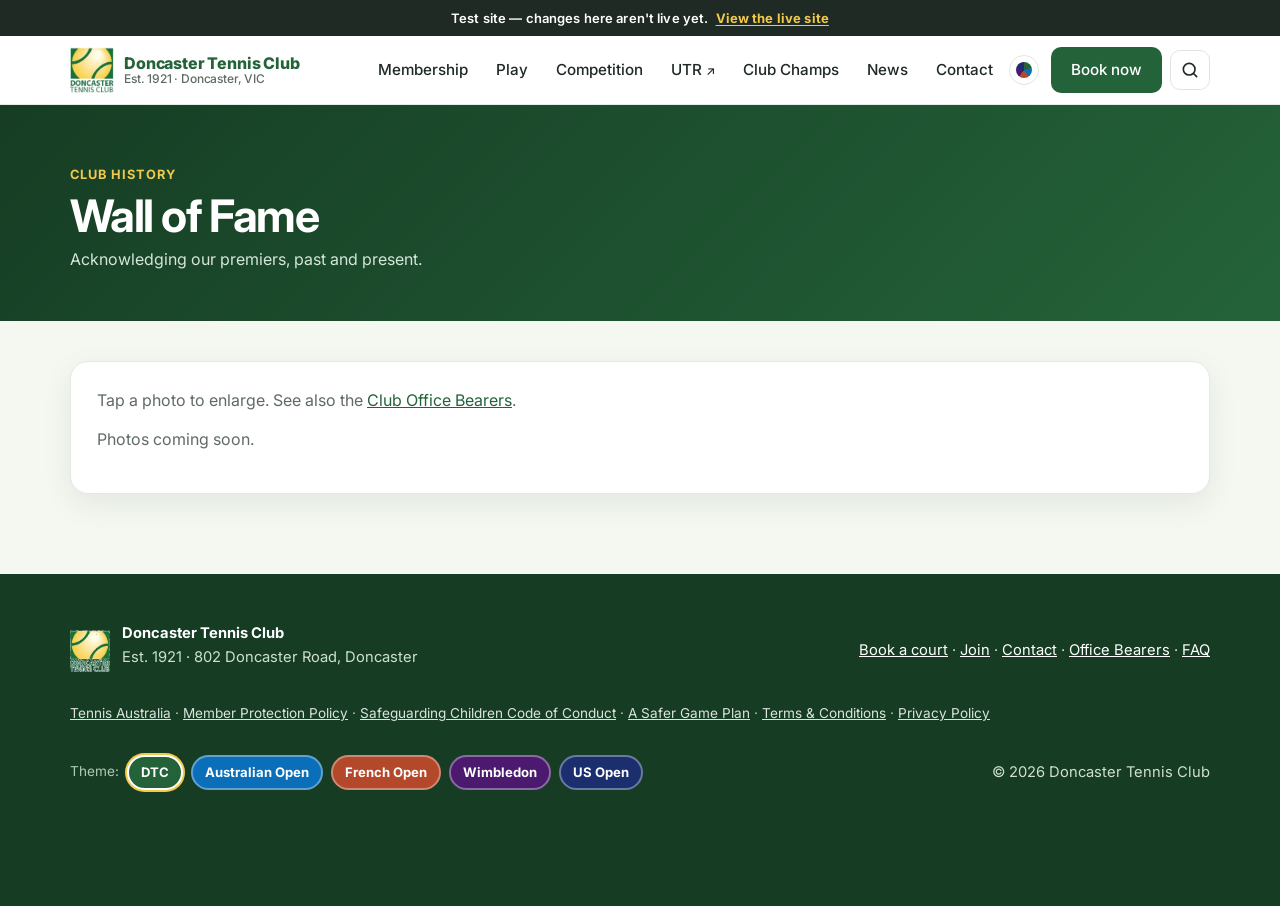
<file: test/wall-of-fame.html>
<!doctype html>
<html lang="en">
<head>
<meta charset="utf-8"><meta name="viewport" content="width=device-width,initial-scale=1">
<meta name="robots" content="noindex, nofollow">
<title>Wall of Fame · Doncaster Tennis Club · Melbourne</title>
<meta name="description" content="Doncaster Tennis Club – 12 courts in Doncaster, Melbourne. Book a court, join, coaching and competition.">
<link rel="icon" href="logo.png">
<link rel="preconnect" href="https://fonts.googleapis.com"><link href="https://fonts.googleapis.com/css2?family=Inter:wght@400;500;600;700;800&display=swap" rel="stylesheet">
<style>
:root{--g:#246339;--g2:#2A7946;--y:#F2C94C;--t:#1F2A24;--m:#5F6B64;--l:#F4F8F1;--r:18px;--sh:0 10px 30px rgba(31,42,36,.08)}
*{box-sizing:border-box}html{scroll-behavior:smooth;scroll-padding-top:80px}
body{margin:0;font-family:Inter,system-ui,-apple-system,Segoe UI,Roboto,sans-serif;color:var(--t);line-height:1.6;background:#fff}
img{max-width:100%;display:block}a{color:var(--g)}
.wrap{max-width:1180px;margin:0 auto;padding:0 20px}
.skip{position:absolute;left:-999px}.skip:focus{left:10px;top:10px;z-index:99;background:#fff;padding:8px}
:focus-visible{outline:3px solid var(--y);outline-offset:2px}
/* banner */
.banner{background:var(--y);color:var(--t);font-weight:600;font-size:.95rem}
.banner .wrap{display:flex;align-items:center;gap:12px;padding-top:9px;padding-bottom:9px}
.banner p{margin:0;flex:1;text-align:center}.banner button{background:none;border:0;font-size:1.4rem;line-height:1;cursor:pointer;color:var(--t)}
/* header */
header{position:sticky;top:0;z-index:50;background:rgba(255,255,255,.92);backdrop-filter:blur(10px);border-bottom:1px solid #e6ece6}
.nav{display:flex;align-items:center;justify-content:space-between;height:68px}
.brand{display:flex;align-items:center;gap:10px;text-decoration:none;color:var(--g);font-weight:800;letter-spacing:-.01em;line-height:1.1;flex-shrink:0}
.brand img{width:44px;height:46px}.brand small{display:block;font-weight:500;color:var(--m);font-size:.75rem}
.menu{display:flex;gap:4px;list-style:none;margin:0;padding:0;align-items:center}
.menu a{text-decoration:none;color:var(--t);font-weight:500;padding:8px 12px;border-radius:10px;font-size:.95rem;white-space:nowrap}
.menu a:hover{background:var(--l);color:var(--g)}
.menu a.btn-g:hover{background:var(--y);color:#1F2A24}
.btn{display:inline-flex;align-items:center;justify-content:center;gap:8px;font-weight:700;text-decoration:none;border-radius:999px;padding:13px 22px;transition:transform .15s,box-shadow .15s;border:2px solid transparent}
.btn:hover{transform:translateY(-2px);box-shadow:var(--sh)}
.btn-y{background:var(--y);color:var(--t)!important}.btn-g{background:var(--g);color:#fff!important}
.btn-o{border-color:currentColor;color:#fff}.btn-og{border-color:var(--g);color:var(--g)}
.menu .btn{padding:9px 18px;margin-left:8px}
.burger{display:none;background:none;border:0;width:44px;height:44px;cursor:pointer;border-radius:10px}
.burger span{display:block;width:22px;height:2px;background:var(--t);margin:5px auto;transition:.2s}
/* hero */
.hero{position:relative;color:#fff;overflow:hidden;background:linear-gradient(135deg,rgba(22,66,38,.86) 0%,color-mix(in srgb,var(--g) 76%,transparent) 50%,color-mix(in srgb,var(--g) 70%,transparent) 100%),url(hero-court.jpg) center 45%/cover no-repeat #246339}
@media(max-width:700px){.hero{background:linear-gradient(180deg,rgba(22,66,38,.82),color-mix(in srgb,var(--g) 78%,transparent)),url(hero-court-m.jpg) center/cover no-repeat #246339}}
.hero .wrap{display:flex;flex-direction:column;align-items:center;text-align:center;padding-top:104px;padding-bottom:128px;position:relative;z-index:1}
.eyebrow{display:inline-block;background:rgba(255,255,255,.12);border:1px solid rgba(255,255,255,.25);padding:6px 14px;border-radius:999px;font-size:.85rem;font-weight:600}
h1{font-size:clamp(2.4rem,6vw,4.4rem);line-height:1.04;letter-spacing:-.035em;margin:22px 0 18px;max-width:18ch;text-wrap:balance}
h1 em{font-style:normal;color:var(--y)}
.hero p.lead{font-size:1.25rem;opacity:.9;max-width:38ch;margin:0 auto 36px}
.ctas{display:flex;flex-wrap:wrap;gap:12px;justify-content:center}
/* quick info */
.facts{margin-top:-56px;position:relative;z-index:2}
.facts .grid{display:grid;grid-template-columns:repeat(3,1fr);gap:16px}
.fact{background:#fff;border-radius:var(--r);padding:22px;box-shadow:var(--sh);display:flex;gap:14px;align-items:flex-start;border:1px solid #edf1ec}
.ico{flex:none;width:46px;height:46px;border-radius:14px;background:var(--l);display:grid;place-items:center;font-size:1.4rem}
.fact b{display:block;font-size:1.15rem}.fact span{color:var(--m);font-size:.93rem}
section{padding:80px 0}.band{background:var(--l)}
.sh{display:flex;justify-content:space-between;align-items:end;gap:20px;margin-bottom:32px;flex-wrap:wrap}
h2{font-size:clamp(1.7rem,3.5vw,2.4rem);letter-spacing:-.02em;line-height:1.15;margin:6px 0 0}
.kicker{color:var(--g2);font-weight:700;text-transform:uppercase;letter-spacing:.08em;font-size:.8rem}
.sub{color:var(--m);max-width:52ch;margin:8px 0 0}
/* quick answers */
.qa{display:grid;grid-template-columns:repeat(3,1fr);gap:18px}
.card{background:#fff;border-radius:var(--r);padding:26px;border:1px solid #e3eae2;transition:transform .2s,box-shadow .2s}
.card:hover{transform:translateY(-4px);box-shadow:var(--sh)}
.card h3{margin:12px 0 10px;font-size:1.15rem}
.card ul{margin:0;padding-left:18px;color:var(--m)}.card li{margin:4px 0}
table{width:100%;border-collapse:collapse;font-size:.93rem}
th,td{text-align:left;padding:7px 4px;border-bottom:1px solid #edf1ec}th{color:var(--m);font-weight:600;font-size:.8rem;text-transform:uppercase}
td.p{font-weight:700;color:var(--g)}
.note{font-size:.82rem;color:var(--m);margin-top:10px}
/* ways */
.ways{display:grid;grid-template-columns:repeat(3,1fr);gap:22px}
.way{background:#fff;border-radius:22px;overflow:hidden;border:1px solid #e3eae2;display:flex;flex-direction:column;transition:transform .2s,box-shadow .2s}
.way:hover{transform:translateY(-4px);box-shadow:var(--sh)}
.way img{aspect-ratio:4/3;object-fit:cover;width:100%}
.way .b{padding:24px;display:flex;flex-direction:column;flex:1}
.way h3{margin:0 0 8px;font-size:1.3rem}.way p,.way li{color:var(--m)}.way ul{padding-left:18px;margin:0 0 16px}
.way .btn{margin-top:auto;align-self:flex-start}
.tag{display:inline-block;background:var(--l);color:var(--g);font-weight:600;font-size:.8rem;padding:4px 10px;border-radius:999px;margin:0 6px 6px 0}
/* membership */
.mem{background:var(--g);color:#fff;border-radius:28px;padding:48px;display:grid;grid-template-columns:1fr 1fr;gap:40px;align-items:center;position:relative;overflow:hidden}
.mem h2{color:#fff}.mem .kicker{color:var(--y)}
.perks{display:grid;grid-template-columns:1fr 1fr;gap:14px;list-style:none;padding:0;margin:0}
.perks li{background:rgba(255,255,255,.08);border:1px solid rgba(255,255,255,.15);border-radius:16px;padding:18px}
.perks b{display:block;color:var(--y);font-size:1.4rem}
.mem a.link{color:#fff;font-weight:600}
.news.has-img{display:flex;gap:16px;align-items:flex-start}.news .th{width:96px;height:96px;flex:none;object-fit:cover;border-radius:12px}
.news .dt{color:var(--m);font-size:.85rem;font-weight:600}
.news-load{padding:22px;border-radius:16px;border:1px dashed #cfdccd;color:var(--m);margin-bottom:12px}
.news-more{margin-top:6px}
/* events & news */
.two{display:grid;grid-template-columns:1fr 1fr;gap:28px}
.ev{display:flex;gap:18px;align-items:center;padding:16px;background:#fff;border-radius:16px;border:1px solid #e3eae2;margin-bottom:12px}
.date{flex:none;width:64px;height:64px;border-radius:14px;background:var(--g);color:#fff;display:grid;place-items:center;text-align:center;line-height:1.05;font-weight:800}
.date small{display:block;font-size:.7rem;font-weight:600;color:var(--y);text-transform:uppercase}
.ev h3{margin:0;font-size:1.05rem}.ev p{margin:2px 0 0;color:var(--m);font-size:.92rem}
.news{display:block;text-decoration:none;color:inherit;padding:22px;background:#fff;border-radius:16px;border:1px solid #e3eae2;margin-bottom:12px;transition:.2s}
.news:hover{border-color:var(--g2);box-shadow:var(--sh)}
.news h3{margin:6px 0;font-size:1.1rem}.news p{margin:0;color:var(--m);font-size:.95rem}.news .more{color:var(--g);font-weight:700;font-size:.9rem;margin-top:8px;display:inline-block}
/* find */
.find{display:grid;grid-template-columns:.9fr 1.1fr;gap:28px;align-items:stretch}
.contact{background:#fff;border-radius:22px;padding:30px;border:1px solid #e3eae2}
.contacts{margin-top:40px}.contacts h3{margin:0 0 14px}.cgrid{display:grid;grid-template-columns:repeat(auto-fill,minmax(250px,1fr));gap:14px}.cc{background:#fff;border:1px solid rgba(0,0,0,.08);border-left:4px solid var(--g);border-radius:12px;padding:14px 16px;display:flex;flex-direction:column;gap:3px;min-width:0}.cc .cr{font-size:.72rem;text-transform:uppercase;letter-spacing:.06em;color:var(--m);font-weight:700}.cc b{font-size:1.02rem}.cc a{overflow-wrap:anywhere;font-weight:600}
.contact dl{margin:0}.contact dt{font-size:.8rem;text-transform:uppercase;letter-spacing:.06em;color:var(--m);font-weight:600;margin-top:18px}
.contact dd{margin:4px 0 0;font-weight:500}
.social{display:flex;gap:10px;margin-top:22px;flex-wrap:wrap}
iframe{background:var(--l) url(h20.jpg) center/cover;width:100%;height:100%;min-height:380px;border:0;border-radius:22px}
footer{background:#163d24;color:#cfe0d3;padding:48px 0 110px;font-size:.92rem}
footer .wrap{display:flex;justify-content:space-between;gap:24px;flex-wrap:wrap;align-items:center}
footer a{color:#fff}footer img{width:40px}
.fb{display:flex;gap:12px;align-items:center}
.soc{display:flex;gap:8px;align-items:center}
.soc a{display:inline-flex;align-items:center;justify-content:center;width:40px;height:40px;border-radius:50%;border:2px solid currentColor;color:var(--g);text-decoration:none;background:transparent;flex-shrink:0}
.soc a:hover,.soc a:focus-visible{background:var(--g);color:#fff;outline:2px solid var(--g);outline-offset:2px}
.soc a svg{width:18px;height:18px;fill:currentColor;display:block}
.fb .soc{margin-top:10px}
footer .soc a{color:#fff;border-color:rgba(255,255,255,.65)}
footer .soc a:hover,footer .soc a:focus-visible{background:#fff;color:#163d24;outline-color:#fff}

/* mobile bar */
.mbar{display:none}
/* reveal */
.rv{opacity:0;transform:translateY(24px);transition:opacity .7s ease,transform .7s ease}.rv.in{opacity:1;transform:none}
#results .sub{max-width:420px}
.tabs{display:flex;gap:6px;background:#fff;border:1px solid #e3eae2;border-radius:999px;padding:5px;width:max-content;max-width:100%;overflow-x:auto;margin-bottom:24px}
.tabs button{border:0;background:none;font:inherit;font-weight:700;color:var(--m);padding:10px 18px;border-radius:999px;cursor:pointer;white-space:nowrap}
.tabs button[aria-selected=true]{background:var(--g);color:#fff}
.sm-l{display:none}
.tp{background:#fff;border:1px solid #e3eae2;border-radius:var(--r);padding:26px;box-shadow:var(--sh)}
.lad{display:grid;grid-template-columns:repeat(3,1fr);gap:18px;margin-bottom:18px}
.lg h4{margin:0 0 8px;font-size:.85rem;color:var(--m);text-transform:uppercase;letter-spacing:.05em}
.chips{display:flex;flex-wrap:wrap;gap:6px}
.chip{border:1.5px solid var(--g);background:#fff;color:var(--g);font:inherit;font-size:.88rem;font-weight:600;padding:6px 12px;border-radius:999px;cursor:pointer}
.chip.on,.chip:hover{background:var(--g);color:#fff}
.lframe{border:1px solid #e3eae2;border-radius:12px;overflow:hidden}
.lhead{display:flex;justify-content:space-between;gap:10px;flex-wrap:wrap;padding:12px 16px;background:var(--l);font-size:.95rem}
.lhead a{font-weight:700}
#lif{width:100%;height:560px;border:0;display:block;background:#fff}
.tw{overflow-x:auto;-webkit-overflow-scrolling:touch;margin:0 0 8px}
.rt{min-width:560px}.rt td.w{font-weight:700;color:var(--g)}.rt td.ev-n{font-weight:600}
.rt tbody tr:nth-child(even){background:#fafcf9}.rt td,.rt th{padding:10px 10px}
.rh{margin:26px 0 8px;font-size:1.1rem}.rh:first-child{margin-top:0}
.soon{background:var(--l);border-radius:14px;padding:20px 22px}.soon h3{margin:8px 0 4px}.soon p{margin:0 0 14px;color:var(--m)}
details{margin-top:18px;border-top:1px solid #edf1ec;padding-top:14px}summary{cursor:pointer;font-weight:700;color:var(--g);font-size:1.02rem}
details .tw{margin-top:12px}
.dyn:empty{display:none}.dyn{margin-top:22px}.dyn h4{margin:0 0 8px;font-size:.85rem;color:var(--m);text-transform:uppercase;letter-spacing:.05em}
.dyn a{display:block;padding:8px 0;border-bottom:1px solid #edf1ec;text-decoration:none;font-weight:600}.dyn a span{color:var(--m);font-weight:400;font-size:.85rem;margin-left:8px}
@media (max-width:960px){.lad{grid-template-columns:1fr}}
@media (max-width:600px){.lg-l{display:none}.sm-l{display:inline}.tabs{width:100%}.tabs button{flex:1}.tp{padding:18px}.tabs button{padding:9px 13px;font-size:.9rem}#lif{height:480px}}
@media (prefers-reduced-motion:reduce){*{transition:none!important;scroll-behavior:auto!important}.rv{opacity:1;transform:none}}
@media (max-width:1100px) and (min-width:1021px){
 .menu{gap:2px}
 .menu a{padding:8px 8px}
 .menu .btn{padding:9px 14px;margin-left:4px}
}
@media (max-width:1020px){
 .menu{position:fixed;inset:68px 0 auto 0;background:#fff;flex-direction:column;align-items:stretch;padding:12px 20px 24px;gap:2px;box-shadow:var(--sh);transform:translateY(-12px);opacity:0;visibility:hidden;transition:.25s;z-index:-1;top:68px;bottom:auto}
 .menu.open{transform:none;opacity:1;visibility:visible}.menu a{padding:14px 12px;font-size:1.05rem}.menu .btn{margin:10px 0 0}
 .burger{display:block}
 .burger[aria-expanded=true] span:nth-child(1){transform:translateY(7px) rotate(45deg)}
 .burger[aria-expanded=true] span:nth-child(2){opacity:0}
 .burger[aria-expanded=true] span:nth-child(3){transform:translateY(-7px) rotate(-45deg)}
}
@media (max-width:960px){
 .hero .wrap{padding-top:64px;padding-bottom:96px}
 .facts .grid,.qa,.ways,.two,.find,.mem{grid-template-columns:1fr}
 .mem{padding:30px 22px}
 section{padding:56px 0}
}
@media (max-width:600px){
 .hero .wrap{padding-top:48px;padding-bottom:84px}
 .ctas .btn{flex:1 1 100%}
 .perks{grid-template-columns:1fr 1fr}
 .mbar{display:grid;grid-template-columns:1fr 1fr 1fr;gap:8px;position:fixed;left:0;right:0;bottom:0;z-index:60;background:#fff;padding:10px 12px calc(10px + env(safe-area-inset-bottom));box-shadow:0 -6px 20px rgba(0,0,0,.08)}
 .mbar a{padding:12px 6px;font-size:.92rem}
}

[data-theme=ao]{--g:#0A6FB8;--g2:#0091D2;--y:#C8E63C;--l:#EEF6FB}
[data-theme=rg]{--g:#B4482A;--g2:#D0623E;--y:#F3D08A;--l:#FBF2EC}
[data-theme=wim]{--g:#4B1A6E;--g2:#00703C;--y:#E2CF8E;--l:#F5F1F8}
[data-theme=us]{--g:#1B2F6E;--g2:#2F6FD6;--y:#FFD100;--l:#EEF2FA}
.themes{display:flex;flex-wrap:wrap;gap:8px;align-items:center;justify-content:center;margin:6px 0}
.themes span{font-size:.85rem;opacity:.85}
.themes button{border:2px solid rgba(255,255,255,.35);border-radius:999px;padding:5px 12px;font:inherit;font-size:.82rem;font-weight:700;cursor:pointer;color:#fff;background:var(--sw)}
.themes button[aria-pressed=true]{border-color:#fff;box-shadow:0 0 0 2px var(--y)}

.tsel{position:relative;display:flex;align-items:center}
.tbtn{width:30px;height:30px;border-radius:50%;border:1px solid #dfe6de;background:#fff;cursor:pointer;display:grid;place-items:center;padding:0}
.tbtn:hover{border-color:var(--g)}
.tdot{width:16px;height:16px;border-radius:50%;background:conic-gradient(#246339 0 20%,#0A6FB8 0 40%,#B4482A 0 60%,#4B1A6E 0 80%,#1B2F6E 0)}
.tpop{position:absolute;top:40px;right:0;background:#fff;border:1px solid #e3eae2;border-radius:999px;padding:6px;display:flex;gap:6px;box-shadow:var(--sh);z-index:60}
.tpop[hidden]{display:none}
.tpop button{width:22px;height:22px;border-radius:50%;border:2px solid #fff;background:var(--sw);cursor:pointer;padding:0;box-shadow:0 0 0 1px rgba(0,0,0,.12)}
.tpop button[aria-pressed=true]{box-shadow:0 0 0 2px var(--y),0 0 0 3px var(--t)}

.tpop button{position:relative}
.tpop button::after{content:attr(data-n);position:absolute;top:32px;left:50%;transform:translateX(-50%);white-space:nowrap;background:var(--t);color:#fff;font-size:.75rem;font-weight:600;padding:5px 9px;border-radius:6px;opacity:0;pointer-events:none;transition:opacity .15s}
.tpop button:hover::after,.tpop button:focus-visible::after{opacity:1}
.tpop button:last-child::after{left:auto;right:-6px;transform:none}

.banner{position:relative;overflow:hidden;border-bottom:3px solid var(--g)}
.banner::before{content:"";position:absolute;inset:0;background:linear-gradient(100deg,transparent 30%,rgba(255,255,255,.55) 50%,transparent 70%);transform:translateX(-100%);animation:bshine 5s ease-in-out infinite}
.banner .wrap{position:relative}
@keyframes bshine{0%,60%{transform:translateX(-100%)}100%{transform:translateX(100%)}}
.bnew{display:inline-block;background:var(--g);color:#fff;font-size:.7rem;font-weight:800;letter-spacing:.08em;padding:3px 8px;border-radius:999px;margin-right:6px;vertical-align:2px;animation:bpulse 1.8s ease-in-out infinite}
@keyframes bpulse{0%,100%{box-shadow:0 0 0 0 color-mix(in srgb,var(--g) 60%,transparent)}50%{box-shadow:0 0 0 6px transparent}}
.bmore{color:var(--g);font-weight:800;margin-left:8px;white-space:nowrap;text-decoration:underline;text-underline-offset:3px}
@media (prefers-reduced-motion:reduce){.banner::before,.bnew{animation:none}}
.plays{margin:.2em 0 1em 1.2em;padding:0;list-style:disc}.plays,.plays li,.plays a{font-size:1rem!important;font-weight:400}.plays li{margin:.25em 0}.plays a{color:inherit;text-decoration:underline}.hero .ctas .btn{width:170px}@media(max-width:700px){.hero .ctas .btn{width:100%}}.cc a[href^="mailto:"],.cc a[href^="http"]{font-size:.82rem;letter-spacing:-.01em}
.phead{background:linear-gradient(135deg,#163d24,#246339);color:#fff;padding:56px 0 48px}.phead h1{color:#fff;margin:6px 0 8px;font-size:clamp(2rem,4vw,2.8rem)}.phead p{margin:0;color:#d6e6da}.phead .kicker{color:var(--y)}
.rpage{padding:40px 0 80px;background:var(--l)}
.intro{margin:0 0 14px;color:var(--m)}
.jump{margin-bottom:8px}.jump .chip{text-decoration:none}
.assoc{font-size:1.35rem;margin:34px 0 12px;padding-bottom:8px;border-bottom:3px solid var(--y);scroll-margin-top:90px}
.lsec{border:1px solid #e3eae2;border-radius:12px;overflow:hidden;margin-bottom:18px}
.lsec .lhead h3{margin:0;font-size:1.02rem;color:var(--g)}
iframe.trols{width:100%;height:520px;min-height:0;border:0;border-radius:0;display:block;background:#fff}
.yr{scroll-margin-top:90px;margin-top:34px}.yr:first-of-type{margin-top:20px}
.yh{font-size:1.25rem;margin:0 0 6px;padding-bottom:8px;border-bottom:3px solid var(--y)}
.gh{margin:18px 0 6px;font-size:.85rem;letter-spacing:.08em;color:var(--g2)}
.board{max-width:720px;margin:0 auto;text-align:center}.board .bk{margin:0;text-transform:uppercase;letter-spacing:.14em;font-size:.78rem;color:var(--m);font-weight:700}
.board h2{margin:4px 0 2px;color:var(--g)}.board .bs{margin:0 0 14px;font-style:italic;color:var(--m)}.board table{text-align:left}.board .rt{min-width:0}.hb td.w{color:inherit;font-weight:500}
.slides{max-width:860px;margin:30px auto 0;aspect-ratio:16/9.6}.slides iframe{min-height:0;height:100%;border-radius:14px}
.note{font-size:.88rem;color:var(--m)}
.rteaser{display:grid;grid-template-columns:repeat(auto-fit,minmax(190px,1fr));gap:18px}
.utr-band .utr{margin-top:0}
.comps{margin-top:28px;background:var(--card,#fff);border-radius:18px;box-shadow:0 6px 24px rgba(0,0,0,.06);padding:28px;border-top:4px solid var(--gold,#f2c94c);scroll-margin-top:90px}
.comps h3{margin:6px 0 6px;font-size:1.5rem;color:var(--green,#1f5c36)}.comps-sub{margin:0 0 18px;color:var(--m)}
.comps-grid{display:grid;grid-template-columns:repeat(3,1fr);gap:16px}.comp{border:1px solid #e4ebe3;border-radius:14px;padding:18px;display:flex;flex-direction:column}
.comp .tag{align-self:flex-start;width:fit-content;max-width:max-content}.comp h4{margin:8px 0 8px;font-size:1.02rem}.comp ul{margin:0 0 12px;padding-left:18px;line-height:1.55;font-size:.93rem}.comp li{margin-bottom:4px}.comp .more{margin-top:auto;font-weight:700;color:var(--green,#1f5c36);text-decoration:none}
.comps-cta{display:flex;align-items:center;justify-content:space-between;gap:16px;margin-top:20px;flex-wrap:wrap}.comps-cta p{margin:0}
@media (max-width:900px){.comps-grid{grid-template-columns:1fr}.comps{padding:20px}}
.utr{margin-top:28px;background:var(--card,#fff);border-radius:18px;box-shadow:0 6px 24px rgba(0,0,0,.06);padding:28px;display:grid;grid-template-columns:1fr 220px;gap:28px;align-items:center;border-top:4px solid var(--gold,#f2c94c)}
.utr h2{margin:6px 0 10px;color:var(--green,#1f5c36)}.utr h3{margin:16px 0 6px;font-size:1.05rem}.utr p{margin:0 0 10px;line-height:1.6}
.utr-btn{display:inline-block;margin-top:8px}.utr-scale{display:grid;grid-template-columns:auto 1fr auto;gap:8px;align-items:center;text-align:center}
.utr-n{font-weight:800;font-size:1.4rem;color:var(--green,#1f5c36)}.utr-bar{height:12px;border-radius:6px;background:linear-gradient(90deg,var(--gold,#f2c94c),var(--green,#1f5c36))}.utr-scale small{grid-column:1/-1;opacity:.75}
.sr-only{position:absolute;width:1px;height:1px;overflow:hidden;clip:rect(0 0 0 0);white-space:nowrap}
@media (max-width:700px){.utr{grid-template-columns:1fr;padding:20px}.utr-scale{order:-1}}
.wof-era{scroll-margin-top:90px;margin-top:30px}.wof-h{font-size:1.15rem;margin:0 0 12px;padding-bottom:6px;border-bottom:3px solid var(--y);color:var(--g)}
.wof-grid{display:grid;grid-template-columns:repeat(auto-fill,minmax(250px,1fr));gap:18px}
.wof-card{margin:0;background:#fff;border:1px solid #e3eae2;border-radius:14px;overflow:hidden;display:flex;flex-direction:column;box-shadow:0 2px 10px rgba(0,0,0,.04)}
.wof-open{all:unset;cursor:zoom-in;display:block;aspect-ratio:4/3;background:#eef3ee;overflow:hidden}.wof-open:focus-visible{outline:3px solid var(--y);outline-offset:-3px}
.wof-open img{width:100%;height:100%;object-fit:cover;display:block;transition:transform .3s}.wof-open:hover img{transform:scale(1.03)}
.wof-card figcaption{padding:12px 14px;font-size:.92rem;font-weight:600;color:var(--t,#1d2a20);line-height:1.35}
.wof-lb{position:fixed;inset:0;z-index:1000;background:rgba(10,20,14,.92);display:flex;align-items:center;justify-content:center;padding:20px}.wof-lb[hidden]{display:none}
.wof-lb figure{margin:0;max-width:min(1200px,92vw);text-align:center}.wof-lb img{max-width:100%;max-height:80vh;border-radius:8px;display:block;margin:0 auto}
.wof-lb figcaption{color:#fff;margin-top:12px;font-weight:600}
.wof-lb button{position:absolute;background:rgba(255,255,255,.12);color:#fff;border:0;border-radius:999px;width:46px;height:46px;font-size:1.8rem;line-height:1;cursor:pointer}.wof-lb button:hover,.wof-lb button:focus-visible{background:var(--y);color:#1d1d1d;outline:none}
.wof-x{top:16px;right:16px}.wof-prev{left:16px;top:50%;transform:translateY(-50%)}.wof-next{right:16px;top:50%;transform:translateY(-50%)}
@media(max-width:600px){.wof-grid{grid-template-columns:1fr 1fr;gap:10px}.wof-card figcaption{padding:8px 10px;font-size:.8rem}.wof-prev,.wof-next{top:auto;bottom:18px;transform:none}.wof-prev{left:calc(50% - 56px)}.wof-next{right:calc(50% - 56px)}}

.rcard{display:block;background:#fff;border:1px solid #e3eae2;border-radius:var(--r);padding:24px;box-shadow:var(--sh);text-decoration:none;color:inherit;transition:transform .2s}.rcard:hover{transform:translateY(-3px)}
.rcard h3{margin:6px 0 6px;color:var(--g)}.rcard p{margin:0 0 12px;color:var(--m)}.rcard .more{font-weight:700;color:var(--g2)}
@media (max-width:900px){.rteaser{grid-template-columns:1fr}.tp{padding:18px}iframe.trols{height:460px}}
@media (max-width:600px){.rt.st{min-width:0}.rt.st thead{display:none}.rt.st tr{display:block;padding:10px 4px;border-bottom:1px solid #edf1ec}.rt.st td{display:inline;border:0;padding:0}
.rt.st td.ev-n{display:block;font-size:.8rem;text-transform:uppercase;letter-spacing:.05em;color:var(--m);margin-bottom:2px}
.rt.st td:nth-child(3)::before{content:" def. ";color:var(--m);font-weight:400}.rt.st:not(.jt) td:nth-child(3)::before{content:" d. "}
.rt.st td:nth-child(4)::before{content:" · ";color:var(--m)}.rt.st td:nth-child(4){color:var(--m);white-space:nowrap}.jump .chip{font-size:.82rem}.lg-l{display:none}.sm-l{display:inline}.rt{min-width:520px}.board .rt{min-width:0}}
@media(max-width:600px){#results .tabs{border-radius:14px;padding:4px;gap:2px}#results .tabs button{flex:1 1 auto;padding:9px 6px;font-size:.8rem;letter-spacing:-.01em}}
.wof-unavailable{display:flex;align-items:center;justify-content:center;min-height:180px;background:#edf1ec;color:#536558;cursor:default}.wof-unavailable span{padding:20px}
</style>
<link rel="stylesheet" href="search.css">
<link rel="stylesheet" href="theme.css">
<link rel="stylesheet" href="test-banner.css">
<script>try{var t=localStorage.getItem("dtc-theme");if(t)document.documentElement.dataset.theme=t}catch(e){}</script>
<script src="theme.js"></script>
</head>
<body>
<a class="skip" href="#main">Skip to content</a>
<div class="dtc-test" role="status">Test site — changes here aren't live yet. <a href="https://www.doncastertc.org.au/">View the live site</a></div>
<div class="banner" id="banner" role="region" aria-label="Announcement" hidden><div class="wrap" style="justify-content:center"><p></p></div></div>
<header><div class="wrap nav">
 <a class="brand" href="index.html#top"><img src="logo.png" alt="Doncaster Tennis Club logo"><span>Doncaster Tennis Club<small>Est. 1921 · Doncaster, VIC</small></span></a>
 <button class="burger" aria-label="Menu" aria-expanded="false" aria-controls="menu"><span></span><span></span><span></span></button>
 <ul class="menu" id="menu">
  <li><a href="index.html#membership">Membership</a></li><li><a href="index.html#play">Play</a></li><li><a href="courts.html">Competition</a></li><li><a href="https://app.utrsports.net/club/1909847" rel="noreferrer">UTR <span aria-hidden="true" style="font-size:.8em">↗</span></a></li><li><a href="results.html">Club Champs</a></li><li><a href="index.html#news">News</a></li><li><a href="index.html#contact">Contact</a></li>
  <li class="tsel"><button class="tbtn" aria-label="Colour theme" aria-expanded="false" title="Colour theme"><span class="tdot"></span></button><div class="tpop" hidden><button data-t="" data-n="DTC club colours" aria-label="DTC club colours theme" style="--sw:#246339"></button><button data-t="ao" data-n="Australian Open, Melbourne blue" aria-label="Australian Open, Melbourne blue theme" style="--sw:#0A6FB8"></button><button data-t="rg" data-n="French Open, Roland-Garros clay" aria-label="French Open, Roland-Garros clay theme" style="--sw:#B4482A"></button><button data-t="wim" data-n="Wimbledon, purple and green" aria-label="Wimbledon, purple and green theme" style="--sw:#4B1A6E"></button><button data-t="us" data-n="US Open, New York navy" aria-label="US Open, New York navy theme" style="--sw:#1B2F6E"></button></div></li><li><a class="btn btn-g" href="https://play.tennis.com.au/doncastertennisclub/Booking/BookByDate" target="_blank" rel="noopener">Book now</a></li>
 </ul>
 <button class="sbtn" type="button" aria-label="Search the club website" aria-haspopup="dialog" aria-controls="dtc-search" aria-expanded="false" title="Search (/ or Ctrl+K)">
  <svg viewBox="0 0 24 24" fill="none" stroke="currentColor" stroke-width="2" stroke-linecap="round" stroke-linejoin="round" aria-hidden="true"><circle cx="11" cy="11" r="7"/><path d="M20 20l-3.5-3.5"/></svg>
 </button>
</div></header>
<main id="main"><section class="phead"><div class="wrap"><span class="kicker">Club history</span><h1>Wall of Fame</h1><p>Acknowledging our premiers, past and present.</p></div></section>
<section class="rpage" id="wall-of-fame"><div class="wrap"><div class="tp"><p class="intro">Tap a photo to enlarge. See also the <a href="office-bearers.html">Club Office Bearers</a>.</p><div id="wof-content" aria-live="polite"><p class="intro">Photos coming soon.</p></div><div class="wof-lb" id="wof-lb" role="dialog" aria-modal="true" aria-label="Photo viewer" hidden><button type="button" class="wof-x" aria-label="Close">×</button><button type="button" class="wof-nav wof-prev" aria-label="Previous photo">‹</button><figure><img alt=""><figcaption></figcaption></figure><button type="button" class="wof-nav wof-next" aria-label="Next photo">›</button></div></div></div></section></main>
<footer><div class="wrap">
 <div class="fb"><img src="logo.png" alt=""><div><b style="color:#fff">Doncaster Tennis Club</b><br>Est. 1921 · 802 Doncaster Road, Doncaster<div class="soc" data-social hidden></div></div></div>
 <div><a href="https://play.tennis.com.au/doncastertennisclub/Booking/BookByDate">Book a court</a> · <a href="https://play.tennis.com.au/doncastertennisclub/Membership/Join">Join</a> · <a href="mailto:enquiries@doncastertc.org.au">Contact</a> · <a href="office-bearers.html">Office Bearers</a> · <a href="faq.html">FAQ</a></div>
 <div class="fpol" style="font-size:.85rem;opacity:.85"><a href="https://www.tennis.com.au/" target="_blank" rel="noopener">Tennis Australia</a> · <a href="https://www.tennis.com.au/tas/files/2016/04/Member-Protection-Policy.pdf" target="_blank" rel="noopener">Member Protection Policy</a> · <a href="https://www.tennis.com.au/nsw/files/2021/12/Safeguarding-Children-Code-of-Conduct-6-Oct-2021.pdf" target="_blank" rel="noopener">Safeguarding Children Code of Conduct</a> · <a href="https://www.tennis.com.au/information-for-clubs-associations" target="_blank" rel="noopener">A Safer Game Plan</a> · <a href="https://www.tennis.com.au/conditions-of-use" target="_blank" rel="noopener">Terms &amp; Conditions</a> · <a href="https://www.tennis.com.au/privacy" target="_blank" rel="noopener">Privacy Policy</a></div>
 <div class="themes" role="group" aria-label="Colour theme"><span>Theme:</span><button data-t="" style="--sw:#246339">DTC</button><button data-t="ao" style="--sw:#0A6FB8">Australian Open</button><button data-t="rg" style="--sw:#B4482A">French Open</button><button data-t="wim" style="--sw:#4B1A6E">Wimbledon</button><button data-t="us" style="--sw:#1B2F6E">US Open</button></div>
 <div>© <span id="yr">2026</span> Doncaster Tennis Club</div>
</div></footer>
<nav class="mbar" aria-label="Quick actions">
 <a class="btn btn-g" href="https://play.tennis.com.au/doncastertennisclub/Booking/BookByDate">Book</a>
 <a class="btn btn-y" href="https://play.tennis.com.au/doncastertennisclub/Membership/Join">Join</a>
 <a class="btn btn-og" href="index.html#contact">Contact</a>
</nav>
<script>
const b=document.querySelector('.burger'),m=document.getElementById('menu');
b.onclick=()=>{const o=m.classList.toggle('open');b.setAttribute('aria-expanded',o)};
m.querySelectorAll('a').forEach(a=>a.onclick=()=>{m.classList.remove('open');b.setAttribute('aria-expanded',false)});
const io=new IntersectionObserver(es=>es.forEach(e=>{if(e.isIntersecting){e.target.classList.add('in');io.unobserve(e.target)}}),{threshold:.12});
document.querySelectorAll('.rv').forEach(el=>io.observe(el));
document.getElementById('yr').textContent=new Date().getFullYear();
</script>
<script>
(function(){var b=[].slice.call(document.querySelectorAll('.themes button,.tpop button'));function set(t){if(t)document.documentElement.dataset.theme=t;else delete document.documentElement.dataset.theme;try{localStorage.setItem('dtc-theme',t)}catch(e){}b.forEach(function(x){x.setAttribute('aria-pressed',x.dataset.t===t)})}
var cur=document.documentElement.dataset.theme||'';b.forEach(function(x){x.setAttribute('aria-pressed',x.dataset.t===cur);x.onclick=function(){set(x.dataset.t)}})})();
</script>
<script>
(function(){var t=document.querySelector('.tbtn'),p=document.querySelector('.tpop');if(!t)return;function c(){p.hidden=true;t.setAttribute('aria-expanded','false')}
t.onclick=function(e){e.stopPropagation();p.hidden=!p.hidden;t.setAttribute('aria-expanded',!p.hidden)};p.onclick=function(e){if(e.target.dataset&&'t' in e.target.dataset)c()};document.addEventListener('click',function(e){if(!p.contains(e.target))c()});document.addEventListener('keydown',function(e){if(e.key==='Escape')c()})})();
</script>
<script>
(function(){
 var ID='1VqoOP7ec88J1Rl-DN7PtynWBuAoA3McwAMSIjn8o-FA',T=Math.floor(Date.now()/300000);
 function cell(c){if(!c)return '';if(c.f!=null)return String(c.f).trim();return c.v==null?'':String(c.v).trim()}
 function day(c){if(!c||c.v==null||c.v==='')return null;var v=c.v;
  if(typeof v==='string'){var m=v.match(/^Date\((\d+),(\d+),(\d+)/);if(m)return new Date(+m[1],+m[2],+m[3]);}
  var s=cell(c).match(/^(\d{1,2})\/(\d{1,2})\/(\d{4})/);return s?new Date(+s[3],+s[2]-1,+s[1]):null}
 function esc(t){return String(t).replace(/[&<>"']/g,function(ch){return {'&':'&amp;','<':'&lt;','>':'&gt;','"':'&quot;',"'":'&#x27;'}[ch]})}
 function safe(u){return /^(https?:|mailto:|tel:)/i.test(u)?u:''}
 function today(){var n=new Date();n.setHours(0,0,0,0);return n}
 function yes(s){return s.toLowerCase()!=='no'}
 function rows(r){var out=[],rs=(r&&r.table&&r.table.rows)||[];for(var i=0;i<rs.length;i++){var c=rs[i].c||[],any=false;for(var j=0;j<c.length;j++)if(cell(c[j]))any=true;if(any)out.push(c)}return out}
 function load(tab,cb,fn){window[cb]=function(r){try{if(r&&r.status==='error')return;var rs=rows(r);if(rs.length)fn(rs)}catch(e){}};
  var s=document.createElement('script');s.src='https://docs.google.com/spreadsheets/d/'+ID+'/gviz/tq?tqx=out:json;responseHandler:'+cb+'&sheet='+encodeURIComponent(tab)+'&headers=1&t='+T;
  s.onerror=function(){};document.head.appendChild(s)}
 function reveal(root){[].forEach.call(root.querySelectorAll('.rv'),function(el){if(typeof io!=='undefined'&&io.observe)io.observe(el);else el.classList.add('in')})}
 function group(rs,key){var o=[],m={};rs.forEach(function(c){var k=key(c);if(!(k in m)){m[k]=[];o.push(k)}m[k].push(c)});return o.map(function(k){return [k,m[k]]})}
 function table(cols,rs,cls){var h='<div class="tw"><table class="'+cls+'"><thead><tr>'+cols.map(function(c){return '<th>'+c+'</th>'}).join('')+'</tr></thead><tbody>';
  rs.forEach(function(r){h+='<tr>'+r.map(function(x,i){return '<td'+(i===0?' class=ev-n':i===1?' class=w':'')+'>'+(x?esc(x):'–')+'</td>'}).join('')+'</tr>'});return h+'</tbody></table></div>'}
 // Banner: Show | Message | Link text | Link URL | Start | End | NEW tag
 var b=document.getElementById('banner');
 if(b)load('Banner','dtcBanner',function(rs){var now=today();
  for(var i=0;i<rs.length;i++){var c=rs[i];if(cell(c[0]).toLowerCase()!=='yes')continue;var msg=cell(c[1]);if(!msg)continue;
   var st=day(c[4]),en=day(c[5]);if(st&&now<st)continue;if(en&&now>=en)continue;
   var p=b.querySelector('p'),h='';if(cell(c[6]).toLowerCase()!=='no')h+='<span class="bnew">NEW</span> ';
   h+=esc(msg);var lt=cell(c[2]),lu=cell(c[3]);
   if(lu&&/^https?:\/\//i.test(lu))h+=' <a class="bmore" href="'+esc(lu)+'" target="_blank" rel="noopener">'+esc(lt||'Details →')+'</a>';
   p.innerHTML=h;b.hidden=false;return}
  b.hidden=true});

 // Social: Network | URL | Show  (sheet-only; icons hidden if unavailable)
 function socialIcon(name){
  var n=name.toLowerCase();
  if(n.indexOf('facebook')>=0) return {label:'Facebook',svg:'<svg viewBox="0 0 24 24" aria-hidden="true" focusable="false"><path d="M22 12c0-5.52-4.48-10-10-10S2 6.48 2 12c0 4.84 3.44 8.87 8 9.8V15H8v-3h2V9.5C10 7.57 11.57 6 13.5 6H16v3h-2c-.55 0-1 .45-1 1v2h3v3h-3v6.95c5.05-.5 9-4.76 9-9.95z"/></svg>'};
  if(n.indexOf('instagram')>=0) return {label:'Instagram',svg:'<svg viewBox="0 0 24 24" aria-hidden="true" focusable="false"><path d="M7 2h10a5 5 0 0 1 5 5v10a5 5 0 0 1-5 5H7a5 5 0 0 1-5-5V7a5 5 0 0 1 5-5zm10 2H7a3 3 0 0 0-3 3v10a3 3 0 0 0 3 3h10a3 3 0 0 0 3-3V7a3 3 0 0 0-3-3zm-5 3.5A4.5 4.5 0 1 1 7.5 12 4.5 4.5 0 0 1 12 7.5zm0 2A2.5 2.5 0 1 0 14.5 12 2.5 2.5 0 0 0 12 9.5zM17.75 6.25a1 1 0 1 1-1 1 1 1 0 0 1 1-1z"/></svg>'};
  return null;
 }
 function socialOk(u){
  try{
   var x=new URL(u),h=x.hostname.replace(/^www\./i,'').toLowerCase();
   if(x.protocol!=='http:'&&x.protocol!=='https:')return false;
   return h==='facebook.com'||h.slice(-13)==='.facebook.com'||h==='fb.com'||h.slice(-7)==='.fb.com'||h==='instagram.com'||h.slice(-14)==='.instagram.com';
  }catch(e){return false}
 }
 function renderSocial(rs){
  var html='';
  for(var i=0;i<rs.length;i++){
   var c=rs[i],net=cell(c[0]),url=cell(c[1]),show=cell(c[2]).toLowerCase();
   if(show==='no')continue;
   if(!url||!socialOk(url))continue;
   var ic=socialIcon(net);if(!ic)continue;
   html+='<a href="'+esc(url)+'" target="_blank" rel="noopener" aria-label="Doncaster Tennis Club on '+ic.label+' (opens in a new tab)">'+ic.svg+'</a>';
  }
  var boxes=document.querySelectorAll('[data-social]');
  for(var j=0;j<boxes.length;j++){boxes[j].innerHTML=html;boxes[j].hidden=!html}
 }
 load('Social','dtcSocial',renderSocial);
 // Contacts: Order | Show | Row | Role | Name | Phone | Email | Website
 var cg=document.querySelectorAll('#contacts .cgrid');
 if(cg.length===2)load('Contacts','dtcContacts',function(rs){
  var L=rs.map(function(c,i){return {c:c,i:i,o:parseFloat(cell(c[0]))}}).filter(function(x){return yes(cell(x.c[1]))&&(cell(x.c[3])||cell(x.c[4]))});
  if(!L.length)return;
  L.sort(function(a,b){var ao=isNaN(a.o)?1e9:a.o,bo=isNaN(b.o)?1e9:b.o;return ao-bo||a.i-b.i});
  var h=['','','','',''];L.forEach(function(x){var c=x.c,t='<div class="cc"><span class="cr">'+esc(cell(c[3]))+'</span><b>'+esc(cell(c[4]))+'</b>';
   var ph=cell(c[5]),d=ph.replace(/[^\d+]/g,'');if(d){if(d.charAt(0)==='0')d='+61'+d.slice(1);t+='<a href="'+esc(safe('tel:'+d))+'">'+esc(ph)+'</a>'}
   var em=cell(c[6]);if(/^[^\s@<>"]+@[^\s@<>"]+\.[^\s@<>"]+$/.test(em))t+='<a href="'+esc('mailto:'+em)+'">'+esc(em)+'</a>';
   var w=cell(c[7]);if(w&&!/^[a-z]+:/i.test(w))w='https://'+w;if(w&&/^https?:\/\//i.test(w))t+='<a href="'+esc(w)+'" target="_blank" rel="noopener">'+esc(w.replace(/^https?:\/\/(www\.)?/i,'').replace(/\/$/,''))+'</a>';
   var r=parseInt(cell(c[2]),10);if(!(r>=1&&r<=5))r=2;h[r-1]+=t+'</div>'});
  var par=cg[0].parentNode;while(cg.length<5){var g=document.createElement('div');g.className='cgrid';g.style.marginTop='14px';par.appendChild(g);cg=par.querySelectorAll('.cgrid')}
  for(var k=0;k<5;k++){cg[k].innerHTML=h[k];cg[k].hidden=!h[k]}});
 // Events: Show | Date | Badge top | Badge bottom | Title | Details
 var evh=document.querySelector('#events .two > div');
 if(evh&&evh.querySelector('.ev'))load('Events','dtcEvents',function(rs){var now=today(),M='Jan Feb Mar Apr May Jun Jul Aug Sep Oct Nov Dec'.split(' '),h='';
  rs.forEach(function(c){if(!yes(cell(c[0]))||!cell(c[4]))return;var d=day(c[1]);if(d&&d<now)return;
   var bt=cell(c[2])||(d?M[d.getMonth()]:''),bb=cell(c[3])||(d?String(d.getDate()):'');
   h+='<div class="ev rv"><div class="date"><span><small>'+esc(bt)+'</small>'+esc(bb)+'</span></div><div><h3>'+esc(cell(c[4]))+'</h3>'+(cell(c[5])?'<p>'+esc(cell(c[5]))+'</p>':'')+'</div></div>'});
  [].forEach.call(evh.querySelectorAll('.ev'),function(e){e.remove()});evh.insertAdjacentHTML('beforeend',h);reveal(evh)});
 // Junior Club Champs: Year | Group | Event | Winner | Defeated | Score
 var jp=document.getElementById('juniors');
 if(jp&&jp.querySelector('.yr'))load('Junior Club Champs','dtcJuniors',function(rs){rs=rs.filter(function(c){return cell(c[0])&&cell(c[2])});if(!rs.length)return;
  var G=group(rs,function(c){return cell(c[0])}),ch='',h='';
  G.forEach(function(y){var id=esc(y[0].replace(/[^\w-]/g,''));ch+='<a class="chip" href="#jr-'+id+'">'+esc(y[0])+'</a>';
   h+='<div class="yr" id="jr-'+id+'"><h2 class="yh">Junior Club Championship '+esc(y[0])+' results</h2>';
   group(y[1],function(c){return cell(c[1])}).forEach(function(g){h+='<h3 class="gh">'+esc(g[0].toUpperCase())+'</h3>'+table(['Event','Winner','Defeated','Score'],g[1].map(function(c){return [cell(c[2]),cell(c[3]),cell(c[4]),cell(c[5])]}),'rt st jt')});
   h+='</div>'});
  var chips=jp.querySelector('.chips');if(chips)chips.innerHTML=ch;
  [].forEach.call(jp.querySelectorAll(':scope > .yr'),function(e){e.remove()});jp.insertAdjacentHTML('beforeend',h)});
 // Senior Club Champs: Year | Event | Winner(s) | Runner(s)-up
 var sp=document.getElementById('seniors');
 if(sp&&sp.querySelector('.yr'))load('Senior Club Champs','dtcSeniors',function(rs){rs=rs.filter(function(c){return cell(c[0])&&cell(c[1])});if(!rs.length)return;var h='';
  group(rs,function(c){return cell(c[0])}).forEach(function(y){h+='<div class="yr"><h2 class="yh">Club Championships '+esc(y[0])+' results</h2>'+table(['Event','Winner(s)','Runner(s)-up'],y[1].map(function(c){return [cell(c[1]),cell(c[2]),cell(c[3])]}),'rt st')+'</div>'});
  [].forEach.call(sp.querySelectorAll(':scope > .yr'),function(e){e.remove()});sp.insertAdjacentHTML('beforeend',h);var sl=sp.querySelector(':scope > .slides'),y1=sp.querySelector(':scope > .yr');if(sl&&y1)y1.after(sl)});
 // Court Hire: Order | Show | Who | Day | Night
 var hf=document.getElementById('hire-fees');
 if(hf)load('Court Hire','dtcHire',function(rs){
  var L=rs.map(function(c,i){return {c:c,i:i,o:parseFloat(cell(c[0]))}}).filter(function(x){return yes(cell(x.c[1]))&&cell(x.c[2])});if(!L.length)return;
  L.sort(function(a,b){var ao=isNaN(a.o)?1e9:a.o,bo=isNaN(b.o)?1e9:b.o;return ao-bo||a.i-b.i});
  hf.innerHTML=L.map(function(x){var c=x.c;return '\n   <tr><td>'+esc(cell(c[2]))+'</td><td class="p">'+esc(cell(c[3])||'–')+'</td><td class="p">'+esc(cell(c[4])||'–')+'</td></tr>'}).join('')});
 // Photos: Show | Category | Photo link | Description  (random Show=Yes photo per category)
 if(document.querySelector('img[data-photo]'))load('Photos','dtcPhotos',function(rs){var by={};
  function url(u){var m=u.match(/drive\.google\.com\/(?:file\/d\/|open\?id=|uc\?(?:[^#]*&)?id=)([\w-]{10,})/)||u.match(/drive\.google\.com\/[^#]*[?&]id=([\w-]{10,})/);
   if(m)return ['https://lh3.googleusercontent.com/d/'+m[1]+'=w1600','https://drive.google.com/thumbnail?id='+m[1]+'&sz=w1600'];return /^https:\/\/[^\s"'<>]+$/i.test(u)?[u]:[]}
  rs.forEach(function(c){var k=cell(c[1]).toLowerCase();if(cell(c[0]).toLowerCase()!=='yes'||!k)return;var u=url(cell(c[2]));if(u.length)(by[k]=by[k]||[]).push({u:u,a:cell(c[3])})});
  [].forEach.call(document.querySelectorAll('img[data-photo]'),function(img){var L=by[img.getAttribute('data-photo').toLowerCase()];if(!L||!L.length)return;
   var pick=L[Math.floor(Math.random()*L.length)],i=0;
   (function tryNext(){if(i>=pick.u.length)return;var src=pick.u[i++],pre=new Image();
    pre.onload=function(){if(pre.naturalWidth>1){img.src=src;img.removeAttribute('srcset');if(pick.a)img.alt=pick.a}else tryNext()};pre.onerror=tryNext;pre.src=src})()})});
 // Honour Board: Year | Men's Singles | Ladies' Singles
 var hb=document.querySelector('#honour-board table.hbt tbody');
 if(hb)load('Honour Board','dtcHonour',function(rs){rs=rs.filter(function(c){return cell(c[0])});if(!rs.length)return;
  function v(s){return !s||s==='-'||s==='–'?'–':esc(s)}
  hb.innerHTML=rs.map(function(c){return '<tr><td>'+v(cell(c[1]))+'</td><th scope="row" class="yr">'+esc(cell(c[0]))+'</th><td>'+v(cell(c[2]))+'</td></tr>'}).join('')});
})();
</script>

<script>
(function(){
 'use strict';
 var root=document.getElementById('wof-content'),lb=document.getElementById('wof-lb');if(!root||!lb)return;
 var img=lb.querySelector('img'),cap=lb.querySelector('figcaption'),btns=[],index=0,last=null,done=false;
 function esc(s){return String(s).replace(/[&<>"']/g,function(c){return {'&':'&amp;','<':'&lt;','>':'&gt;','"':'&quot;',"'":'&#39;'}[c]})}
 function urls(s){
  if(/^wof\/[A-Za-z0-9_-]+\.(jpe?g|png|webp)$/i.test(s))return [s];
  try{var u=new URL(s);if(u.protocol!=='https:'||u.username||u.password)return [];
   if(u.hostname==='drive.google.com'){var m=u.pathname.match(/^\/file\/d\/([\w-]+)/),id=m?m[1]:u.searchParams.get('id');
    var rk=u.searchParams.get('resourcekey');
    if(id&&/^[\w-]{10,}$/.test(id)){var q=rk?('?resourcekey='+encodeURIComponent(rk)):'',amp=rk?('&resourcekey='+encodeURIComponent(rk)):'';
     return ['https://lh3.googleusercontent.com/d/'+id+'=w1600'+q,'https://drive.google.com/thumbnail?id='+id+'&sz=w1600'+amp]}return []}
   return [u.href];
  }catch(e){return []}
 }
 function attachImage(el,list){var n=0;el.addEventListener('error',function(){if(++n<list.length){el.src=list[n];return}var b=el.closest('.wof-open');if(b){b.disabled=true;b.classList.add('wof-unavailable');b.removeAttribute('data-full');var p=document.createElement('span');p.textContent='Photo unavailable';p.setAttribute('role','img');p.setAttribute('aria-label',el.alt+' — photo unavailable');b.replaceChildren(p)}else{el.removeAttribute('src');el.alt='Photo unavailable'}});el.src=list[0]}
 function available(){return [].slice.call(root.querySelectorAll('.wof-open:not(:disabled)'))}
 function show(n){btns=available();if(!btns.length){close();return}index=(n+btns.length)%btns.length;var b=btns[index];img.src=b.dataset.full;img.alt=b.dataset.caption;cap.textContent=b.dataset.caption}
 function close(){lb.hidden=true;document.body.style.overflow='';if(last&&last.isConnected)last.focus()}
 root.addEventListener('click',function(e){var b=e.target.closest('.wof-open:not(:disabled)');if(!b)return;btns=available();last=b;show(btns.indexOf(b));lb.hidden=false;document.body.style.overflow='hidden';lb.querySelector('.wof-x').focus()});
 root.addEventListener('load',function(e){var b=e.target.closest&&e.target.closest('.wof-open');if(b)b.dataset.full=e.target.src},true);
 img.onerror=function(){img.removeAttribute('src');img.alt='Photo unavailable'};
 lb.querySelector('.wof-x').onclick=close;lb.querySelector('.wof-prev').onclick=function(){show(index-1)};lb.querySelector('.wof-next').onclick=function(){show(index+1)};
 lb.addEventListener('click',function(e){if(e.target===lb)close()});
 document.addEventListener('keydown',function(e){if(lb.hidden)return;if(e.key==='Escape')close();else if(e.key==='ArrowLeft'){e.preventDefault();show(index-1)}else if(e.key==='ArrowRight'){e.preventDefault();show(index+1)}else if(e.key==='Tab'){var f=[].slice.call(lb.querySelectorAll('button')),k=f.indexOf(document.activeElement);e.preventDefault();f[(k+(e.shiftKey?-1:1)+f.length)%f.length].focus()}});
 function empty(){root.innerHTML='<p class="intro">Photos coming soon.</p>'}
 var timer=setTimeout(function(){done=true;script.remove();empty()},12000);
 function cell(c){return c&&c.v!=null?String(c.v).trim():''}
 function number(v){var n=Number(v);return v!==''&&Number.isFinite(n)?n:1e9}
 window.dtcWallOfFame=function(response){if(done)return;done=true;clearTimeout(timer);
  try{
   if(!response||response.status==='error'||!response.table)throw Error('Sheet unavailable');
   var rows=response.table.rows.map(function(r,i){var c=r.c||[];return {era:cell(c[0]),year:cell(c[1]),caption:cell(c[2]),u:urls(cell(c[3])),eo:number(cell(c[4])),po:number(cell(c[5])),show:cell(c[6]).toLowerCase(),i:i}}).filter(function(r){return r.show==='yes'&&r.era&&r.caption&&r.u.length});
   if(!rows.length){empty();return}
   rows.forEach(function(r){if(r.year)r.era=r.year});
   var groups=new Map();rows.forEach(function(r){if(!groups.has(r.era))groups.set(r.era,{era:r.era,order:r.eo,first:r.i,photos:[]});var g=groups.get(r.era);g.order=Math.min(g.order,r.eo);g.photos.push(r)});
   var gs=Array.from(groups.values()).sort(function(a,b){return a.order-b.order||a.first-b.first}),used=new Set();
   gs.forEach(function(g,i){var slug='wof-'+g.era.toLowerCase().replace(/[^a-z0-9]+/g,'-').replace(/^-|-$/g,'');if(used.has(slug))slug+='-'+i;used.add(slug);g.id=slug;g.photos.sort(function(a,b){return a.eo-b.eo||a.po-b.po||a.i-b.i})});
   root.innerHTML='<div class="chips jump">'+gs.map(function(g){return '<a class="chip" href="#'+g.id+'">'+esc(g.era.replace(/^Premiers\s+/,''))+'</a>'}).join('')+'</div>'+gs.map(function(g){return '<div class="wof-era" id="'+g.id+'"><h3 class="wof-h">'+esc(g.era)+'</h3><div class="wof-grid">'+g.photos.map(function(r){return '<figure class="wof-card"><button type="button" class="wof-open" data-row="'+r.i+'" data-full="'+esc(r.u[0])+'" data-caption="'+esc(r.caption)+'" aria-label="Enlarge photo: '+esc(r.caption)+'"><img alt="'+esc(r.caption)+'" loading="lazy" decoding="async"></button><figcaption>'+esc(r.caption)+'</figcaption></figure>'}).join('')+'</div></div>'}).join('');
   var by=new Map(rows.map(function(r){return [String(r.i),r]}));root.querySelectorAll('.wof-open').forEach(function(b){attachImage(b.querySelector('img'),by.get(b.dataset.row).u)});
   if(location.hash){var target=document.getElementById(location.hash.slice(1));if(target&&root.contains(target))setTimeout(function(){target.scrollIntoView()},100)}
  }catch(e){empty()}
 };
 var script=document.createElement('script');script.onerror=function(){if(done)return;done=true;clearTimeout(timer);empty()};script.src='https://docs.google.com/spreadsheets/d/1VqoOP7ec88J1Rl-DN7PtynWBuAoA3McwAMSIjn8o-FA/gviz/tq?tqx=out:json;responseHandler:dtcWallOfFame&sheet=Wall%20of%20Fame&headers=1&t='+Math.floor(Date.now()/300000);document.head.appendChild(script);
})();
</script>
<script src="search.js" defer></script>
</body></html>
</file>
<file: test/search.css>
/* Site search mock-up — DTC branding, used by search.js on every page */
.sbtn{order:3;flex-shrink:0;width:40px;height:40px;margin-left:8px;border:1px solid #dfe6de;border-radius:10px;background:#fff;color:var(--t);cursor:pointer;display:grid;place-items:center;padding:0;transition:background .15s,color .15s,border-color .15s}
.sbtn svg{width:20px;height:20px;display:block}
.sbtn:hover,.sbtn:focus-visible{background:var(--l);color:var(--g);border-color:var(--g);outline:none}
.sbtn[aria-expanded=true]{background:var(--l);color:var(--g)}
.menu{margin-left:auto}
.burger{order:4}

.s-ov{position:fixed;inset:0;z-index:200;display:flex;align-items:flex-start;justify-content:center;padding:56px 20px 28px;background:rgba(31,42,36,.46);backdrop-filter:blur(8px);-webkit-backdrop-filter:blur(8px)}
.s-ov[hidden]{display:none}
.s-panel{width:min(680px,100%);max-height:100%;background:#fff;border-radius:var(--r);box-shadow:0 24px 60px rgba(31,42,36,.22);border-top:4px solid var(--y);display:flex;flex-direction:column;overflow:hidden;color:var(--t)}
.s-head{display:flex;align-items:center;gap:10px;padding:14px 16px 12px;border-bottom:1px solid #e6ece6}
.s-ico{flex-shrink:0;color:var(--g);display:grid;place-items:center}
.s-ico svg{width:22px;height:22px}
.s-input{flex:1;min-width:0;border:0;background:transparent;font:inherit;font-size:1.15rem;font-weight:500;color:var(--t);outline:none;padding:8px 0}
.s-input::placeholder{color:var(--m);font-weight:400}
.s-x{flex-shrink:0;width:36px;height:36px;border:0;border-radius:10px;background:transparent;color:var(--m);cursor:pointer;display:grid;place-items:center;padding:0}
.s-x:hover,.s-x:focus-visible{background:var(--l);color:var(--t);outline:none}
.s-x svg{width:18px;height:18px}
.s-keys{display:flex;gap:6px;flex-shrink:0}
.s-keys kbd{font:600 .7rem/1 Inter,system-ui,sans-serif;color:var(--m);border:1px solid #dfe6de;background:#f7faf6;border-radius:6px;padding:3px 6px}
.s-body{overflow:auto;padding:6px 8px 12px;flex:1;-webkit-overflow-scrolling:touch;min-height:0}
.s-msg{margin:0;padding:28px 20px;text-align:center;color:var(--m);font-size:.95rem}
.s-msg b{color:var(--t)}
.s-group{padding:8px 8px 2px}
.s-label{margin:0 8px 6px;color:var(--g2);font-weight:700;text-transform:uppercase;letter-spacing:.08em;font-size:.72rem}
.s-list{list-style:none;margin:0;padding:0;display:flex;flex-direction:column;gap:4px}
.s-item{display:flex;gap:12px;align-items:flex-start;text-decoration:none;color:inherit;padding:8px 12px;border-radius:12px;border:1px solid transparent}
.s-item:hover,.s-item:focus-visible,.s-item.is-active{background:var(--l);border-color:#e3ece0;outline:none}
.s-thumb{flex-shrink:0;width:52px;height:52px;border-radius:10px;object-fit:cover;background:#e8eee6}
.s-item.has-thumb .s-text{padding-top:1px}
.s-title{font-weight:700;font-size:.98rem;letter-spacing:-.01em;line-height:1.3;color:var(--t)}
.s-snips{margin:3px 0 0;font-size:.85rem;line-height:1.4;color:var(--m);display:-webkit-box;-webkit-line-clamp:2;-webkit-box-orient:vertical;overflow:hidden}.s-snips:empty{display:none}
.s-path{margin:4px 0 0;font-size:.75rem;font-weight:600;color:var(--g2)}
.s-item mark{background:color-mix(in srgb,var(--y) 78%,#fff);color:var(--t);font-weight:700;padding:0 .12em;border-radius:3px}
.s-foot{padding:7px 16px 8px;border-top:1px solid #e6ece6;color:var(--m);font-size:.75rem;display:flex;justify-content:space-between;gap:12px;flex-wrap:wrap;background:#fff;flex-shrink:0}
.s-foot span{white-space:nowrap}.s-hint{margin-left:auto}

@media (max-width:1020px){
  .menu{margin-left:0}
  .sbtn{margin-left:auto;width:44px;height:44px}
  .s-ov{padding:8px;align-items:stretch}
  .s-panel{width:100%;max-height:none;height:100%;border-radius:16px}
  .s-hint{display:none}
  .s-foot{justify-content:flex-start}
  .s-item{padding:7px 10px}

  .s-input{font-size:1.05rem}
  .s-keys{display:none}
  .s-thumb{width:48px;height:48px}
}
@media (prefers-reduced-motion:reduce){
  .sbtn,.s-item,.s-x{transition:none}
  .s-ov{backdrop-filter:none;-webkit-backdrop-filter:none}
}
</file>
<file: test/theme.css>
/* Seasonal site themes (Christmas, Easter, Melbourne Cup, New Year,
   Chinese New Year, Diwali, Halloween, and the four Grand Slams).
   Driven by the Themes tab in DTC Website Content.
   Preview with ?theme=christmas|easter|melbourne-cup|new-year|chinese-new-year|diwali|halloween
   or ?theme=ao|australian-open|rg|roland-garros|wim|wimbledon|us|us-open
   (persists for this tab).
   ?theme=none or ?theme=auto clears the preview. Christmas supports ?santa=now or ?fx=now.

   A seasonal theme first overrides any saved colour-picker choice. Once that
   period has been shown, a visitor's picker choice (data-theme=ao|rg|wim|us,
   or club colours) sticks until the next seasonal period starts. Removing the
   theme-* class must leave no festive leftovers (ribbon, lights, Santa). */

/* ---------- Tokens ---------- */
html.theme-christmas{
  --g:#C41230;            /* berry red: buttons, links, selected tabs */
  --g2:#1B7A3A;           /* mistletoe leaf green: kickers, accents */
  --y:#F0C14B;            /* gold */
  --t:#14231A;
  --m:#4B5A4A;
  --l:#E6F2D8;            /* pale mistletoe band */
  --sh:0 10px 30px rgba(10,60,28,.12);
  --green:#1B7A3A; --gold:#F0C14B;
  --header-bg:linear-gradient(180deg,#14853F,#0B5A2B);
  --header-fg:#FFF8E1;
  --header-muted:#F6D365;
  --footer-bg:#083B1F;
  --footer-fg:#E9F5D8;
  --btn:#C41230; --btn-fg:#fff;
  --border:#CFE3B8;
  --surface:#FFFBF0;
  --strip:linear-gradient(90deg,#C41230,#F0C14B 50%,#1B7A3A);
}
html.theme-easter{
  --g:#7A36B1;            /* violet */
  --g2:#157A5A;           /* spring mint (dark enough for text) */
  --y:#FFD84D;            /* butter yellow */
  --t:#2A2040;
  --m:#5C5270;
  --l:#EEE2FB;            /* lavender band */
  --sh:0 10px 30px rgba(90,40,140,.12);
  --green:#157A5A; --gold:#FFD84D;
  --header-bg:linear-gradient(90deg,#D3BEF7,#F9C4DC 52%,#B8EBD2);
  --header-fg:#2A2040;
  --header-muted:#6A2AA0;
  --footer-bg:#3B2766;
  --footer-fg:#FFF0B3;
  --btn:#7A36B1; --btn-fg:#fff;
  --border:#DCC8F0;
  --surface:#FFFCEE;
  --strip:linear-gradient(90deg,#FF8FC1,#FFD84D 36%,#6DD8AA 68%,#B58CF2);
}
html.theme-melbourne-cup{
  --g:#A81F45;            /* rose red */
  --g2:#85650F;           /* deep gold for text on ivory */
  --y:#E0B84F;            /* racing gold */
  --t:#15130F;
  --m:#544E45;
  --l:#F3EAD3;            /* champagne band */
  --sh:0 10px 30px rgba(20,14,6,.14);
  --green:#85650F; --gold:#E0B84F;
  --header-bg:linear-gradient(180deg,#26262B,#141417);
  --header-fg:#F6E7B9;
  --header-muted:#E0B84F;
  --footer-bg:#0B0B0D;
  --footer-fg:#F6E7B9;
  --btn:#E0B84F; --btn-fg:#15130F;
  --border:#E3D5AE;
  --surface:#FBF7EA;
  --strip:linear-gradient(90deg,#E0B84F,#A81F45);
}

html.theme-new-year{
  --g:#8F6E14;            /* deep gold links on silver */
  --g2:#6B7380;           /* pewter */
  --y:#D4AF37;            /* metallic gold */
  --t:#1A1D24;
  --m:#4A5568;
  --l:#E8EDF3;            /* pale silver band */
  --sh:0 10px 30px rgba(80,70,30,.12);
  --green:#6B7380; --gold:#D4AF37;
  --header-bg:linear-gradient(180deg,#FFFDF6 0%,#E8EDF3 36%,#C5CDD8 78%,#D4AF37 100%);
  --header-fg:#1A1D24;
  --header-muted:#8A6A12;
  --footer-bg:linear-gradient(180deg,#3A3E46,#1C1F26);
  --footer-fg:#E8EDF3;
  --btn:#D4AF37; --btn-fg:#1A1D24;
  --border:#B8C0CC;
  --surface:#EEF1F6;
  --strip:linear-gradient(90deg,#D4AF37,#E8EDF3 50%,#A8B0BC);
}
html.theme-chinese-new-year{
  --g:#F0C14B;            /* gold trims and large headings only */
  --g2:#FFE7A8;
  --y:#F0C14B;
  --t:#FFF8E0;            /* cream body text on deep red */
  --m:#FFF4D0;            /* cream, not gold, for notes and secondary text */
  --l:#8E0B1E;            /* deep red bands — dark enough for gold headings */
  --sh:0 10px 30px rgba(80,0,8,.18);
  --green:#F0C14B; --gold:#F0C14B;
  --header-bg:linear-gradient(180deg,#8E0B1E,#6B0A14);
  --header-fg:#FFF8E0;
  --header-muted:#FFE7A8;
  --footer-bg:linear-gradient(180deg,#6B0A14,#3A070C);
  --footer-fg:#FFF8E0;
  --btn:#F0C14B; --btn-fg:#6B0A14;
  --border:#F0C14B;
  --surface:#8E0B1E;
  --card:#8E0B1E;
  --strip:linear-gradient(90deg,#F0C14B,#FFF4D0 50%,#F0C14B);
}
html.theme-diwali{
  --r1:#9B1B6C; --r2:#D35400; --r3:#C9A227; --r4:#0E7A4B; --r5:#0A7C86; --r6:#5A1E8A;
  --g:#9B1B6C;            /* magenta links on cream */
  --g2:#0A7C86;           /* turquoise accents */
  --y:#C9A227;
  --t:#2A1030;
  --m:#5A3A60;
  --l:#FFF3DC;
  --sh:0 10px 30px rgba(80,20,60,.12);
  --green:#0E7A4B; --gold:#C9A227;
  --header-bg:linear-gradient(90deg,#7A1458,#B33A00 20%,#6E560C 40%,#0B5C38 60%,#086068 80%,#3E1468);
  --header-fg:#FFF8E8;
  --header-muted:#FFE08A;
  --footer-bg:linear-gradient(90deg,#4A0E36,#6E2200 20%,#5A480C 40%,#06402A 60%,#053E44 80%,#2A0C48);
  --footer-fg:#FFE08A;
  --btn:#9B1B6C; --btn-fg:#fff;
  --border:#E2C48A;
  --surface:#FFF8EF;
  --strip:linear-gradient(90deg,#9B1B6C,#D35400 20%,#C9A227 40%,#0E7A4B 60%,#0A7C86 80%,#5A1E8A);
}

/* Grand Slam palettes reuse the picker colours (ao/rg/wim/us), with a few
   darker accents so small text meets WCAG AA. */
html.theme-halloween{
  --g:#B33A00;            /* burnt pumpkin: links, buttons, selected tabs */
  --g2:#4A1E72;           /* deep purple accents on cream */
  --y:#F4A347;            /* lantern gold: trims and large type only */
  --t:#161118;            /* near-black */
  --m:#5A4A52;
  --l:#F4E6D4;            /* pale pumpkin band */
  --sh:0 10px 30px rgba(22,17,24,.14);
  --green:#4A1E72; --gold:#F4A347;
  --header-bg:linear-gradient(180deg,#3A1858,#1A0E24);
  --header-fg:#FFF4E4;
  --header-muted:#F4A347;
  --footer-bg:#120A16;
  --footer-fg:#F6EADF;
  --btn:#B33A00; --btn-fg:#fff;
  --border:#E8D4C0;
  --surface:#FFF7EE;
  --strip:linear-gradient(90deg,#B33A00,#3A1858);
}
html.theme-ao{
  --g:#0A6FB8;            /* Melbourne blue */
  --g2:#006A9C;           /* darker aqua for small text on light surfaces */
  --y:#C8E63C;            /* AO lime — trims and large type, not small text on light */
  --t:#0A2A40;
  --m:#3A5A70;
  --l:#EEF6FB;
  --sh:0 10px 30px rgba(10,50,90,.12);
  --green:#006A9C; --gold:#C8E63C;
  --header-bg:linear-gradient(180deg,#0A6FB8,#085A96);
  --header-fg:#fff;
  --header-muted:#fff;
  --footer-bg:#063A62;
  --footer-fg:#EEF6FB;
  --btn:#0A6FB8; --btn-fg:#fff;
  --border:#B8D4E8;
  --surface:#F7FBFE;
  --card:#F7FBFE;
  --strip:linear-gradient(90deg,#0A6FB8,#C8E63C 50%,#0091D2);
}
html.theme-rg{
  --g:#B4482A;            /* Roland-Garros clay */
  --g2:#9A3A22;           /* darker clay for small text on sand */
  --y:#F3D08A;            /* sand/gold trims */
  --t:#3A1C12;
  --m:#6A4336;
  --l:#FBF2EC;
  --sh:0 10px 30px rgba(80,30,16,.12);
  --green:#9A3A22; --gold:#F3D08A;
  --header-bg:linear-gradient(180deg,#8E3820,#B4482A 48%,#8E3820);
  --header-fg:#fff;
  --header-muted:#fff;
  --footer-bg:#6E2C1A;
  --footer-fg:#FBF2EC;
  --btn:#B4482A; --btn-fg:#fff;
  --border:#E5C8B4;
  --surface:#FFF8F3;
  --card:#FFF8F3;
  --strip:linear-gradient(90deg,#B4482A,#F3D08A 50%,#9A3A22);
}
html.theme-wim{
  --g:#4B1A6E;            /* Wimbledon purple */
  --g2:#00703C;           /* championship green */
  --y:#E2CF8E;            /* gold */
  --t:#1A1024;
  --m:#4A4060;
  --l:#F5F1F8;
  --sh:0 10px 30px rgba(50,20,80,.12);
  --green:#00703C; --gold:#E2CF8E;
  --header-bg:linear-gradient(180deg,#4B1A6E,#3A1458);
  --header-fg:#fff;
  --header-muted:#E2CF8E;
  --footer-bg:#2A0E3E;
  --footer-fg:#F5F1F8;
  --btn:#4B1A6E; --btn-fg:#fff;
  --border:#D4C8E0;
  --surface:#FBF9FD;
  --card:#FBF9FD;
  --strip:linear-gradient(90deg,#4B1A6E,#E2CF8E 50%,#00703C);
}
html.theme-us{
  --g:#1B2F6E;            /* US Open navy */
  --g2:#1A4EAD;           /* darker than picker aqua, AA on white */
  --y:#FFD100;            /* US Open yellow — trims, not small text on light */
  --t:#121830;
  --m:#3A4560;
  --l:#EEF2FA;
  --sh:0 10px 30px rgba(20,30,80,.12);
  --green:#1A4EAD; --gold:#FFD100;
  --header-bg:linear-gradient(180deg,#1B2F6E,#121A42);
  --header-fg:#fff;
  --header-muted:#FFD100;
  --footer-bg:#0C1228;
  --footer-fg:#EEF2FA;
  --btn:#1B2F6E; --btn-fg:#fff;
  --border:#C5CEE6;
  --surface:#F5F7FC;
  --card:#F5F7FC;
  --strip:linear-gradient(90deg,#1B2F6E,#FFD100 50%,#1A4EAD);
}


/* ---------- Ribbon under the header ---------- */
.season-ribbon{
  display:none;position:relative;align-items:center;justify-content:center;gap:12px;
  padding:8px 20px;font-weight:700;font-size:.92rem;letter-spacing:.02em;text-align:center;line-height:1.3;z-index:4;
}
html.theme-christmas .season-ribbon,
html.theme-easter .season-ribbon,
html.theme-melbourne-cup .season-ribbon,
html.theme-new-year .season-ribbon,
html.theme-chinese-new-year .season-ribbon,
html.theme-diwali .season-ribbon,
html.theme-halloween .season-ribbon,
html.theme-ao .season-ribbon,
html.theme-rg .season-ribbon,
html.theme-wim .season-ribbon,
html.theme-us .season-ribbon{display:flex}
.season-ribbon-msg{max-width:70ch}
.season-ribbon-icon{flex:none;width:22px;height:22px;background:center/contain no-repeat}

/* Christmas: berry-red ribbon, gold edge, mistletoe icon with white berries */
html.theme-christmas .season-ribbon{
  background:linear-gradient(90deg,#8E0B20,#C41230 18%,#C41230 82%,#8E0B20);
  color:#FFF8E1;
  border-bottom:2px solid #F0C14B;
}
html.theme-christmas .season-ribbon-icon{
  background-image:url("data:image/svg+xml;utf8,<svg xmlns='http://www.w3.org/2000/svg' viewBox='0 0 32 32'><ellipse cx='9.5' cy='12' rx='4' ry='9.5' transform='rotate(-38 9.5 12)' fill='%2347B863'/><ellipse cx='22.5' cy='12' rx='4' ry='9.5' transform='rotate(38 22.5 12)' fill='%2335A055'/><ellipse cx='16' cy='9' rx='3.7' ry='8.5' fill='%2340AE5E'/><path d='M16 28V19' stroke='%23F0C14B' stroke-width='1.6' stroke-linecap='round'/><circle cx='12.8' cy='22.2' r='2.7' fill='%23FFFEF5' stroke='%23D8D2B0' stroke-width='.6'/><circle cx='19.2' cy='22.2' r='2.7' fill='%23FFFEF5' stroke='%23D8D2B0' stroke-width='.6'/><circle cx='16' cy='25.6' r='2.7' fill='%23FFFEF5' stroke='%23D8D2B0' stroke-width='.6'/></svg>");
}
/* Easter: saturated pastel ribbon */
html.theme-easter .season-ribbon{
  background:linear-gradient(90deg,#F58FC0,#B58CF2 50%,#5FD1A0);
  color:#1E1430;
  border-bottom:2px solid #FFD84D;
}
html.theme-easter .season-ribbon-icon{
  background-image:url("data:image/svg+xml;utf8,<svg xmlns='http://www.w3.org/2000/svg' viewBox='0 0 24 32'><ellipse cx='12' cy='18' rx='8.5' ry='11.5' fill='%23FFE27A'/><path d='M3.8 16h16.4' stroke='%23F06BA8' stroke-width='2.4'/><path d='M4.2 22h15.6' stroke='%237A36B1' stroke-width='2'/><circle cx='9' cy='12' r='1.2' fill='%23fff'/><circle cx='15' cy='12' r='1.2' fill='%23fff'/><ellipse cx='12' cy='18' rx='8.5' ry='11.5' fill='none' stroke='%23C9A02A' stroke-width='.8'/></svg>");
}
/* Melbourne Cup: charcoal ribbon, gold type + hairlines, racing-silk ends */
html.theme-melbourne-cup .season-ribbon{
  background:linear-gradient(90deg,#050506,#0E0E10 18%,#0E0E10 82%,#050506);
  color:#F6E7B9;
  border-top:1px solid rgba(224,184,79,.55);
  border-bottom:2px solid #E0B84F;
}
html.theme-melbourne-cup .season-ribbon::before,
html.theme-melbourne-cup .season-ribbon::after{
  content:"";position:absolute;top:0;bottom:0;width:10px;
  background:repeating-linear-gradient(180deg,#A81F45 0 5px,#E0B84F 5px 8px,#0E0E10 8px 12px);
}
html.theme-melbourne-cup .season-ribbon::before{left:0}
html.theme-melbourne-cup .season-ribbon::after{right:0}
html.theme-melbourne-cup .season-ribbon-icon{
  background-image:url("data:image/svg+xml;utf8,<svg xmlns='http://www.w3.org/2000/svg' viewBox='0 0 32 32'><path d='M16 28c-6.2-4-9-9-8.2-14.2 3.8-1.6 6 2.2 8.2 2.2s4.4-3.8 8.2-2.2C25 19 22.2 24 16 28z' fill='%23E0B84F'/><circle cx='16' cy='12' r='6.8' fill='%23A81F45'/><circle cx='16' cy='12' r='3.9' fill='%23D2325A'/><circle cx='16' cy='12' r='1.6' fill='%23F6E7B9'/></svg>");
}

/* New Year: metallic gold-and-silver ribbon, dark type, tiny sparkle icons */
html.theme-new-year .season-ribbon{
  background:linear-gradient(90deg,#D4AF37,#F4E7C3 18%,#E8EDF3 50%,#C5CDD8 82%,#D4AF37);
  color:#1A1D24;
  border-top:1px solid #F8F1D6;
  border-bottom:3px solid #8A6A12;
}
html.theme-new-year .season-ribbon-icon{
  background-image:url("data:image/svg+xml;utf8,<svg xmlns='http://www.w3.org/2000/svg' viewBox='0 0 32 32'><path d='M16 2 L18.3 13.1 L30 16 L18.3 18.9 L16 30 L13.7 18.9 L2 16 L13.7 13.1 Z' fill='%23E8C56B'/><path d='M25.5 5 L26.4 8.8 L30.2 9.7 L26.4 10.6 L25.5 14.4 L24.6 10.6 L20.8 9.7 L24.6 8.8 Z' fill='%23D7DEE8'/></svg>");
}
/* Chinese New Year: saturated red ribbon, heavy gold edges, simple lantern icons */
html.theme-chinese-new-year .season-ribbon{
  background:linear-gradient(90deg,#7A0A14,#E31B2D 18%,#C8102E 50%,#E31B2D 82%,#7A0A14);
  color:#FFF4D0;
  border-top:2px solid #F0C14B;
  border-bottom:3px solid #F0C14B;
}
html.theme-chinese-new-year .season-ribbon-icon{
  background-image:url("data:image/svg+xml;utf8,<svg xmlns='http://www.w3.org/2000/svg' viewBox='0 0 32 32'><rect x='13' y='3' width='6' height='3.2' rx='.8' fill='%23F0C14B'/><path d='M8 8 Q16 5.5 24 8 L24 21 Q16 25.5 8 21 Z' fill='%23C8102E'/><path d='M8.6 12.2 H23.4' stroke='%23F0C14B' stroke-width='1.5'/><path d='M9.2 16.4 H22.8' stroke='%23F0C14B' stroke-width='1.2'/><path d='M16 25 V29' stroke='%23F0C14B' stroke-width='1.6' stroke-linecap='round'/><circle cx='16' cy='30' r='1.2' fill='%23F0C14B'/></svg>");
}
/* Diwali: rangoli rainbow ribbon, cream type, small diya icons */
html.theme-diwali .season-ribbon{
  background:linear-gradient(90deg,#7A1458,#B33A00 20%,#6E560C 40%,#0B5C38 60%,#086068 80%,#3E1468);
  color:#FFF8E8;
  border-top:1px solid #FFE08A;
  border-bottom:3px solid #C9A227;
}
html.theme-diwali .season-ribbon-icon{
  background-image:url("data:image/svg+xml;utf8,<svg xmlns='http://www.w3.org/2000/svg' viewBox='0 0 32 32'><path d='M16 20 C13.6 15.5 14.4 10 16 6 C17.6 10 18.4 15.5 16 20 Z' fill='%23FFC44D'/><path d='M16 18 C14.8 15 15.4 11 16 8 C16.6 11 17.2 15 16 18 Z' fill='%23FFF3C4'/><ellipse cx='16' cy='24' rx='12' ry='5' fill='%23C45C00'/><ellipse cx='16' cy='22.4' rx='10.5' ry='3.6' fill='%23E46B00'/><ellipse cx='16' cy='21.4' rx='6.5' ry='1.8' fill='%23301808'/></svg>");
}

/* Halloween: deep purple ribbon, burnt-pumpkin edges, static jack-o'-lantern. No animation. */
html.theme-halloween .season-ribbon{
  background:linear-gradient(180deg,#3A1858,#2A1144);
  background-color:#2A1144;
  color:#FFF4E4;
  border-top:1px solid #F4A347;
  border-bottom:3px solid #B33A00;
}
html.theme-halloween .season-ribbon-icon{
  background-image:url("data:image/svg+xml;utf8,<svg xmlns='http://www.w3.org/2000/svg' viewBox='0 0 32 32'><path d='M15.2 5.2 C15.2 5.2 13.8 7.2 14.2 11' stroke='%234A1E72' stroke-width='2.2' fill='none' stroke-linecap='round'/><ellipse cx='11.2' cy='18.2' rx='6.2' ry='8.6' fill='%239E3200'/><ellipse cx='20.8' cy='18.2' rx='6.2' ry='8.6' fill='%239E3200'/><ellipse cx='16' cy='18.6' rx='8.4' ry='9.2' fill='%23B33A00'/><ellipse cx='16' cy='18.6' rx='6.6' ry='7.4' fill='%23D26412'/><path d='M11 15.6 L14.2 18.8 L10.6 18.8 Z' fill='%23161118'/><path d='M21 15.6 L21.4 18.8 L17.8 18.8 Z' fill='%23161118'/><path d='M16 18.4 L17.6 20.6 L14.4 20.6 Z' fill='%23161118'/><path d='M11.2 22.2 Q16 26.2 20.8 22.2 L19.6 22.4 Q16 24.8 12.4 22.4 Z' fill='%23161118'/></svg>");
}

/* ---------- Garland hung from the ribbon (lights / eggs / silks) ---------- */
.season-lights{
  display:none;position:absolute;left:0;right:0;top:100%;height:36px;overflow:hidden;
  pointer-events:none;z-index:1;
}
html.theme-christmas .season-lights,
html.theme-easter .season-lights,
html.theme-melbourne-cup .season-lights,
html.theme-new-year .season-lights,
html.theme-chinese-new-year .season-lights,
html.theme-diwali .season-lights,
html.theme-ao .season-lights,
html.theme-rg .season-lights,
html.theme-wim .season-lights,
html.theme-us .season-lights{display:flex}
.season-lights i{flex:0 0 36px;width:36px;height:36px;position:relative;display:block;font-style:normal}
.season-lights i::before{
  content:"";position:absolute;left:0;right:0;top:-3px;height:13px;
  border-bottom:2px solid var(--wire,#0b2a18);
  border-radius:0 0 50% 50%/0 0 100% 100%;
}
.season-lights i::after{content:"";position:absolute;top:9px;left:calc(50% - 5px)}
html.theme-christmas{--wire:#06260F}
html.theme-easter{--wire:rgba(255,255,255,.75)}
html.theme-melbourne-cup{--wire:#E0B84F}

/* Christmas bulbs: warm socket, glass shine, soft glow, gentle twinkle */
html.theme-christmas .season-lights i::after{
  width:10px;height:17px;
  border-radius:50% 50% 50% 50%/34% 34% 66% 66%;
  background:linear-gradient(#0f2a1a,#0f2a1a) 50% 0/6px 4px no-repeat,var(--c,#ffd34d);
  box-shadow:0 0 11px 3px color-mix(in srgb,var(--c,#ffd34d) 62%,transparent),inset -2px -3px 4px rgba(0,0,0,.2),inset 2px 2px 3px rgba(255,255,255,.5);
  animation:dtc-twinkle 2.6s ease-in-out infinite;
}
html.theme-christmas .season-lights i:nth-child(5n+1){--c:#FF3B4E}
html.theme-christmas .season-lights i:nth-child(5n+2){--c:#FFC93D}
html.theme-christmas .season-lights i:nth-child(5n+3){--c:#37D26A}
html.theme-christmas .season-lights i:nth-child(5n+4){--c:#3DA5FF}
html.theme-christmas .season-lights i:nth-child(5n){--c:#FFF3D0}
html.theme-christmas .season-lights i:nth-child(2n)::after{animation-delay:-1.1s;animation-duration:2.1s}
html.theme-christmas .season-lights i:nth-child(3n)::after{animation-delay:-.5s;animation-duration:3.1s}
html.theme-christmas .season-lights i:nth-child(7n)::after{animation-delay:-1.8s}
@keyframes dtc-twinkle{0%,100%{opacity:1}50%{opacity:.42}}

/* Easter eggs: pastel stripes, sway gently */
html.theme-easter .season-lights i::after{
  width:12px;height:16px;border-radius:50% 50% 50% 50%/62% 62% 38% 38%;
  background:linear-gradient(transparent 38%,rgba(255,255,255,.85) 38% 50%,transparent 50% 60%,rgba(255,255,255,.55) 60% 68%,transparent 68%),var(--c,#FF9EC7);
  box-shadow:inset -2px -2px 3px rgba(0,0,0,.12);
  transform-origin:50% -8px;
  animation:dtc-sway 3.6s ease-in-out infinite;
}
html.theme-easter .season-lights i:nth-child(5n+1){--c:#FF8FC1}
html.theme-easter .season-lights i:nth-child(5n+2){--c:#FFE066}
html.theme-easter .season-lights i:nth-child(5n+3){--c:#7FE3B4}
html.theme-easter .season-lights i:nth-child(5n+4){--c:#BCA0FF}
html.theme-easter .season-lights i:nth-child(5n){--c:#FFC4A3}
html.theme-easter .season-lights i:nth-child(2n)::after{animation-delay:-1.4s;animation-duration:3s}
html.theme-easter .season-lights i:nth-child(3n)::after{animation-delay:-.7s}

/* Cup bunting: silk pennants in rose, gold and ivory */
html.theme-melbourne-cup .season-lights i::after{
  width:0;height:0;left:calc(50% - 11px);top:8px;
  border-left:11px solid transparent;border-right:11px solid transparent;border-top:21px solid var(--c,#A81F45);
  transform-origin:50% -6px;
  animation:dtc-sway 4.2s ease-in-out infinite;
}
html.theme-melbourne-cup .season-lights i:nth-child(3n+1){--c:#C0264D}
html.theme-melbourne-cup .season-lights i:nth-child(3n+2){--c:#E0B84F}
html.theme-melbourne-cup .season-lights i:nth-child(3n){--c:#F6F1E6}
html.theme-melbourne-cup .season-lights i:nth-child(2n)::after{animation-delay:-1.6s}
@keyframes dtc-sway{0%,100%{transform:rotate(-4deg)}50%{transform:rotate(4deg)}}

html.theme-new-year{--wire:#C9A227}
html.theme-chinese-new-year{--wire:#F0C14B}
html.theme-diwali{--wire:#C9A227}

/* New Year: static gold and silver sparkles (no animation) */
html.theme-new-year .season-lights i::after{
  width:12px;height:12px;left:calc(50% - 6px);top:11px;
  background:var(--c,#D4AF37);
  clip-path:polygon(50% 0,62% 38%,100% 50%,62% 62%,50% 100%,38% 62%,0 50%,38% 38%);
  box-shadow:0 0 8px 2px color-mix(in srgb,var(--c,#D4AF37) 60%,transparent);
}
html.theme-new-year .season-lights i:nth-child(3n+1){--c:#D4AF37}
html.theme-new-year .season-lights i:nth-child(3n+2){--c:#E8EDF3}
html.theme-new-year .season-lights i:nth-child(3n){--c:#C5CDD8}

/* Chinese New Year: static red-and-gold lanterns (no animation, no caricature) */
html.theme-chinese-new-year .season-lights i::after{
  width:12px;height:16px;left:calc(50% - 6px);top:9px;border-radius:45%;
  background:
    linear-gradient(#F0C14B,#F0C14B) 50% 0/9px 3px no-repeat,
    linear-gradient(180deg,#E31B2D 0 38%,#F0C14B 38% 48%,#C8102E 48% 100%);
  box-shadow:inset 0 -2px 0 #F0C14B,0 3px 0 -1px #F0C14B;
}
html.theme-chinese-new-year .season-lights i:nth-child(2n)::after{
  background:
    linear-gradient(#F0C14B,#F0C14B) 50% 0/9px 3px no-repeat,
    linear-gradient(180deg,#C8102E 0 38%,#FFF4D0 38% 48%,#8E0B1E 48% 100%);
}

/* Diwali: static rangoli-coloured diyas (no animation) */
html.theme-diwali .season-lights i::after{
  width:14px;height:8px;left:calc(50% - 7px);top:18px;
  border-radius:0 0 70% 70%/0 0 100% 100%;
  background:var(--c,#D35400);
  box-shadow:
    0 -7px 0 -4px var(--flame,#FFC44D),
    0 -9px 8px -1px color-mix(in srgb,var(--flame,#FFC44D) 55%,transparent);
}
html.theme-diwali .season-lights i:nth-child(6n+1){--c:#9B1B6C;--flame:#FF8FC1}
html.theme-diwali .season-lights i:nth-child(6n+2){--c:#D35400;--flame:#FFC44D}
html.theme-diwali .season-lights i:nth-child(6n+3){--c:#C9A227;--flame:#FFE08A}
html.theme-diwali .season-lights i:nth-child(6n+4){--c:#0E7A4B;--flame:#8FE3B4}
html.theme-diwali .season-lights i:nth-child(6n+5){--c:#0A7C86;--flame:#7EDCE6}
html.theme-diwali .season-lights i:nth-child(6n){--c:#5A1E8A;--flame:#C4A0FF}

/* ---------- Santa on his sleigh (Christmas only; created by theme.js) ---------- */
#dtc-santa{position:fixed;left:0;top:0;z-index:150;pointer-events:none;will-change:transform;
  filter:drop-shadow(0 6px 8px rgba(0,0,0,.28))}
#dtc-santa svg{display:block;width:100%;height:auto;overflow:visible}

/* ---------- Page basics ---------- */
html.theme-christmas,
html.theme-easter,
html.theme-melbourne-cup,
html.theme-new-year,
html.theme-chinese-new-year,
html.theme-diwali,
html.theme-halloween,
html.theme-ao,
html.theme-rg,
html.theme-wim,
html.theme-us{background:var(--surface)}
html.theme-christmas body,
html.theme-easter body,
html.theme-melbourne-cup body,
html.theme-new-year body,
html.theme-chinese-new-year body,
html.theme-diwali body,
html.theme-halloween body,
html.theme-ao body,
html.theme-rg body,
html.theme-wim body,
html.theme-us body{background:var(--surface);color:var(--t)}

/* Header / nav (logo sits on a white tile so the crest stays clear) */
html.theme-christmas header,
html.theme-easter header,
html.theme-melbourne-cup header,
html.theme-new-year header,
html.theme-chinese-new-year header,
html.theme-diwali header,
html.theme-halloween header,
html.theme-ao header,
html.theme-rg header,
html.theme-wim header,
html.theme-us header{background:var(--header-bg);border-bottom:2px solid var(--header-muted)}
html.theme-christmas header .brand,
html.theme-easter header .brand,
html.theme-melbourne-cup header .brand,
html.theme-new-year header .brand,
html.theme-chinese-new-year header .brand,
html.theme-diwali header .brand,
html.theme-halloween header .brand,
html.theme-ao header .brand,
html.theme-rg header .brand,
html.theme-wim header .brand,
html.theme-us header .brand{color:var(--header-fg)}
html.theme-christmas header .brand small,
html.theme-easter header .brand small,
html.theme-melbourne-cup header .brand small,
html.theme-new-year header .brand small,
html.theme-chinese-new-year header .brand small,
html.theme-diwali header .brand small,
html.theme-halloween header .brand small,
html.theme-ao header .brand small,
html.theme-rg header .brand small,
html.theme-wim header .brand small,
html.theme-us header .brand small{color:var(--header-muted)}
html.theme-christmas .brand img,
html.theme-christmas footer img,
html.theme-easter .brand img,
html.theme-easter footer img,
html.theme-melbourne-cup .brand img,
html.theme-melbourne-cup footer img,
html.theme-new-year .brand img,
html.theme-chinese-new-year .brand img,
html.theme-diwali .brand img,
html.theme-halloween .brand img,
html.theme-new-year footer img,
html.theme-chinese-new-year footer img,
html.theme-diwali footer img,
html.theme-halloween footer img,
html.theme-ao .brand img,
html.theme-rg .brand img,
html.theme-wim .brand img,
html.theme-us .brand img,
html.theme-ao footer img,
html.theme-rg footer img,
html.theme-wim footer img,
html.theme-us footer img{background:#fff;border-radius:7px;padding:2px;box-sizing:content-box}
html.theme-christmas header .menu a,
html.theme-easter header .menu a,
html.theme-melbourne-cup header .menu a,
html.theme-new-year header .menu a,
html.theme-chinese-new-year header .menu a,
html.theme-diwali header .menu a,
html.theme-halloween header .menu a,
html.theme-ao header .menu a,
html.theme-rg header .menu a,
html.theme-wim header .menu a,
html.theme-us header .menu a{color:var(--header-fg)}
html.theme-christmas header .menu a:hover,
html.theme-easter header .menu a:hover,
html.theme-melbourne-cup header .menu a:hover,
html.theme-new-year header .menu a:hover,
html.theme-chinese-new-year header .menu a:hover,
html.theme-diwali header .menu a:hover,
html.theme-halloween header .menu a:hover,
html.theme-ao header .menu a:hover,
html.theme-rg header .menu a:hover,
html.theme-wim header .menu a:hover,
html.theme-us header .menu a:hover{background:color-mix(in srgb,var(--header-fg) 16%,transparent);color:var(--header-muted)}
html.theme-christmas header .menu a[aria-current=page],
html.theme-easter header .menu a[aria-current=page],
html.theme-melbourne-cup header .menu a[aria-current=page],
html.theme-new-year header .menu a[aria-current=page],
html.theme-chinese-new-year header .menu a[aria-current=page],
html.theme-diwali header .menu a[aria-current=page],
html.theme-halloween header .menu a[aria-current=page],
html.theme-ao header .menu a[aria-current=page],
html.theme-rg header .menu a[aria-current=page],
html.theme-wim header .menu a[aria-current=page],
html.theme-us header .menu a[aria-current=page]{box-shadow:inset 0 -2px 0 var(--header-muted)}
html.theme-christmas .burger span,
html.theme-easter .burger span,
html.theme-melbourne-cup .burger span,
html.theme-new-year .burger span,
html.theme-chinese-new-year .burger span,
html.theme-diwali .burger span,
html.theme-halloween .burger span,
html.theme-ao .burger span,
html.theme-rg .burger span,
html.theme-wim .burger span,
html.theme-us .burger span{background:var(--header-fg)}
html.theme-christmas .sbtn,
html.theme-easter .sbtn,
html.theme-melbourne-cup .sbtn,
html.theme-new-year .sbtn,
html.theme-chinese-new-year .sbtn,
html.theme-diwali .sbtn,
html.theme-halloween .sbtn,
html.theme-ao .sbtn,
html.theme-rg .sbtn,
html.theme-wim .sbtn,
html.theme-us .sbtn{background:color-mix(in srgb,var(--header-fg) 12%,transparent);border-color:color-mix(in srgb,var(--header-fg) 42%,transparent);color:var(--header-fg)}
html.theme-christmas .sbtn:hover,
html.theme-christmas .sbtn:focus-visible,
html.theme-christmas .sbtn[aria-expanded=true],
html.theme-easter .sbtn:hover,
html.theme-easter .sbtn:focus-visible,
html.theme-easter .sbtn[aria-expanded=true],
html.theme-melbourne-cup .sbtn:hover,
html.theme-melbourne-cup .sbtn:focus-visible,
html.theme-melbourne-cup .sbtn[aria-expanded=true],
html.theme-new-year .sbtn:hover,
html.theme-chinese-new-year .sbtn:hover,
html.theme-diwali .sbtn:hover,
html.theme-halloween .sbtn:hover,
html.theme-new-year .sbtn:focus-visible,
html.theme-chinese-new-year .sbtn:focus-visible,
html.theme-diwali .sbtn:focus-visible,
html.theme-halloween .sbtn:focus-visible,
html.theme-new-year .sbtn[aria-expanded=true],
html.theme-chinese-new-year .sbtn[aria-expanded=true],
html.theme-diwali .sbtn[aria-expanded=true],
html.theme-halloween .sbtn[aria-expanded=true],
html.theme-ao .sbtn:hover,
html.theme-rg .sbtn:hover,
html.theme-wim .sbtn:hover,
html.theme-us .sbtn:hover,
html.theme-ao .sbtn:focus-visible,
html.theme-rg .sbtn:focus-visible,
html.theme-wim .sbtn:focus-visible,
html.theme-us .sbtn:focus-visible,
html.theme-ao .sbtn[aria-expanded=true],
html.theme-rg .sbtn[aria-expanded=true],
html.theme-wim .sbtn[aria-expanded=true],
html.theme-us .sbtn[aria-expanded=true]{background:color-mix(in srgb,var(--header-muted) 24%,transparent);border-color:var(--header-muted);color:var(--header-muted)}
@media (max-width:1020px){
html.theme-christmas .menu,
html.theme-easter .menu,
html.theme-melbourne-cup .menu,
html.theme-new-year .menu,
html.theme-chinese-new-year .menu,
html.theme-diwali .menu,
html.theme-ao .menu,
html.theme-rg .menu,
html.theme-wim .menu,
html.theme-us .menu{background:var(--header-bg)}
}

/* ---------- Hero + inner page heading ---------- */
html.theme-christmas .hero,
html.theme-christmas .phead,
html.theme-easter .hero,
html.theme-easter .phead,
html.theme-melbourne-cup .hero,
html.theme-melbourne-cup .phead,
html.theme-new-year .hero,
html.theme-chinese-new-year .hero,
html.theme-diwali .hero,
html.theme-halloween .hero,
html.theme-new-year .phead,
html.theme-chinese-new-year .phead,
html.theme-diwali .phead,
html.theme-halloween .phead,
html.theme-ao .hero,
html.theme-rg .hero,
html.theme-wim .hero,
html.theme-us .hero,
html.theme-ao .phead,
html.theme-rg .phead,
html.theme-wim .phead,
html.theme-us .phead{isolation:isolate;position:relative;overflow:hidden}
html.theme-christmas .hero::before,
html.theme-christmas .phead::before,
html.theme-easter .hero::before,
html.theme-easter .phead::before,
html.theme-melbourne-cup .hero::before,
html.theme-melbourne-cup .phead::before,
html.theme-new-year .hero::before,
html.theme-chinese-new-year .hero::before,
html.theme-diwali .hero::before,
html.theme-halloween .hero::before,
html.theme-new-year .phead::before,
html.theme-chinese-new-year .phead::before,
html.theme-diwali .phead::before,
html.theme-halloween .phead::before,
html.theme-ao .hero::before,
html.theme-rg .hero::before,
html.theme-wim .hero::before,
html.theme-us .hero::before,
html.theme-ao .phead::before,
html.theme-rg .phead::before,
html.theme-wim .phead::before,
html.theme-us .phead::before{content:"";position:absolute;inset:0;pointer-events:none;z-index:0}
html.theme-christmas .hero .wrap,
html.theme-christmas .phead .wrap,
html.theme-easter .hero .wrap,
html.theme-easter .phead .wrap,
html.theme-melbourne-cup .hero .wrap,
html.theme-melbourne-cup .phead .wrap,
html.theme-new-year .hero .wrap,
html.theme-chinese-new-year .hero .wrap,
html.theme-diwali .hero .wrap,
html.theme-halloween .hero .wrap,
html.theme-new-year .phead .wrap,
html.theme-chinese-new-year .phead .wrap,
html.theme-diwali .phead .wrap,
html.theme-halloween .phead .wrap,
html.theme-ao .hero .wrap,
html.theme-rg .hero .wrap,
html.theme-wim .hero .wrap,
html.theme-us .hero .wrap,
html.theme-ao .phead .wrap,
html.theme-rg .phead .wrap,
html.theme-wim .phead .wrap,
html.theme-us .phead .wrap{position:relative;z-index:1}
html.theme-christmas .hero h1,
html.theme-christmas .hero p.lead,
html.theme-easter .hero h1,
html.theme-easter .hero p.lead,
html.theme-melbourne-cup .hero h1,
html.theme-melbourne-cup .hero p.lead,
html.theme-new-year .hero h1,
html.theme-chinese-new-year .hero h1,
html.theme-diwali .hero h1,
html.theme-halloween .hero h1,
html.theme-new-year .hero p.lead,
html.theme-chinese-new-year .hero p.lead,
html.theme-diwali .hero p.lead,
html.theme-halloween .hero p.lead,
html.theme-ao .hero h1,
html.theme-rg .hero h1,
html.theme-wim .hero h1,
html.theme-us .hero h1,
html.theme-ao .hero p.lead,
html.theme-rg .hero p.lead,
html.theme-wim .hero p.lead,
html.theme-us .hero p.lead{text-shadow:0 1px 16px rgba(0,0,0,.30)}
html.theme-christmas .phead .kicker,
html.theme-christmas .hero .kicker,
html.theme-easter .phead .kicker,
html.theme-easter .hero .kicker,
html.theme-melbourne-cup .phead .kicker,
html.theme-melbourne-cup .hero .kicker,
html.theme-new-year .phead .kicker,
html.theme-chinese-new-year .phead .kicker,
html.theme-diwali .phead .kicker,
html.theme-halloween .phead .kicker,
html.theme-new-year .hero .kicker,
html.theme-chinese-new-year .hero .kicker,
html.theme-diwali .hero .kicker,
html.theme-halloween .hero .kicker,
html.theme-ao .phead .kicker,
html.theme-rg .phead .kicker,
html.theme-wim .phead .kicker,
html.theme-us .phead .kicker,
html.theme-ao .hero .kicker,
html.theme-rg .hero .kicker,
html.theme-wim .hero .kicker,
html.theme-us .hero .kicker{color:var(--y)}
html.theme-christmas .phead p,
html.theme-easter .phead p,
html.theme-melbourne-cup .phead p,
html.theme-new-year .phead p,
html.theme-chinese-new-year .phead p,
html.theme-diwali .phead p,
html.theme-halloween .phead p,
html.theme-ao .phead p,
html.theme-rg .phead p,
html.theme-wim .phead p,
html.theme-us .phead p{color:color-mix(in srgb,#fff 82%,var(--header-muted))}

/* Christmas: rich mistletoe greens, berry glow, falling snow */
html.theme-christmas .hero{
  background:
    linear-gradient(180deg,rgba(7,74,34,.88) 0%,rgba(20,128,60,.66) 52%,rgba(7,74,34,.90) 100%),
    url(hero-court.jpg) center 45%/cover no-repeat #0B5A2B;
}
html.theme-christmas .hero::before,
html.theme-christmas .phead::before{
  background:
    radial-gradient(circle 2px at 18px 22px, rgba(255,255,255,.9) 55%, transparent 60%),
    radial-gradient(circle 1.4px at 86px 48px, rgba(255,255,255,.75) 55%, transparent 60%),
    radial-gradient(circle 1.8px at 140px 16px, rgba(255,255,255,.8) 55%, transparent 60%),
    radial-gradient(circle 1.2px at 210px 70px, rgba(255,255,255,.65) 55%, transparent 60%),
    linear-gradient(0deg,rgba(255,248,225,.16),transparent 30%),
    radial-gradient(ellipse at 6% 0%, rgba(240,193,75,.22), transparent 40%);
  background-size:220px 180px,170px 160px,250px 200px,190px 170px,100% 100%,100% 100%;
  background-repeat:repeat,repeat,repeat,repeat,no-repeat,no-repeat;
  animation:dtc-snow 22s linear infinite;
}
@keyframes dtc-snow{
  from{background-position:0 0,0 0,0 0,0 0,0 0,0 0}
  to{background-position:0 180px,40px 160px,-20px 200px,30px 170px,0 0,0 0}
}
html.theme-christmas .phead{background:linear-gradient(100deg,#08451F 0%,#15843F 60%,#B80F2B 118%)}

/* Easter: bright spring pastels with violet, pink and mint */
html.theme-easter .hero{
  background:
    linear-gradient(rgba(44,18,78,.30),rgba(44,18,78,.30)),
    linear-gradient(135deg,rgba(98,42,156,.74) 0%,rgba(226,92,156,.50) 50%,rgba(34,160,116,.56) 100%),
    url(hero-court.jpg) center 45%/cover no-repeat #4B2A7A;
}
html.theme-easter .hero::before,
html.theme-easter .phead::before{
  background:
    radial-gradient(circle at 10% 82%,rgba(255,216,77,.30),transparent 40%),
    radial-gradient(circle at 90% 20%,rgba(255,255,255,.22),transparent 44%),
    radial-gradient(circle at 66% 92%,rgba(255,143,193,.30),transparent 40%);
}
html.theme-easter .phead{background:linear-gradient(110deg,#5E2A9C,#B64A9A 58%,#2AA079 120%)}

/* Melbourne Cup: black, gold and rose */
html.theme-melbourne-cup .hero{
  background:
    linear-gradient(135deg,rgba(8,8,10,.94) 0%,rgba(70,16,36,.76) 52%,rgba(8,8,10,.92) 100%),
    url(hero-court.jpg) center 45%/cover no-repeat #0E0E10;
}
html.theme-melbourne-cup .hero::before,
html.theme-melbourne-cup .phead::before{
  background:
    linear-gradient(180deg,rgba(224,184,79,.20),transparent 40%),
    radial-gradient(circle at 92% 90%,rgba(168,31,69,.42),transparent 40%);
}
html.theme-melbourne-cup .phead{background:linear-gradient(110deg,#09090B,#1B1B20 55%,#6E1530 120%)}

/* New Year: silver and gold metallic wash, graphite only as a deep base, static sparkles */
html.theme-new-year .hero{
  background:
    linear-gradient(135deg,rgba(212,175,55,.42) 0%,rgba(200,210,220,.28) 36%,rgba(28,31,38,.78) 100%),
    linear-gradient(180deg,rgba(28,31,38,.28),rgba(28,31,38,.62)),
    url(hero-court.jpg) center 45%/cover no-repeat #2A2D34;
}
html.theme-new-year .hero::before,
html.theme-new-year .phead::before{
  background:
    radial-gradient(circle 1.5px at 20px 24px, rgba(255,255,255,.95) 55%, transparent 60%),
    radial-gradient(circle 1.3px at 90px 50px, rgba(212,175,55,.95) 55%, transparent 60%),
    radial-gradient(circle 1.7px at 150px 18px, rgba(232,237,243,.9) 55%, transparent 60%),
    radial-gradient(circle 1.2px at 210px 72px, rgba(212,175,55,.8) 55%, transparent 60%),
    linear-gradient(180deg,rgba(244,231,195,.28),transparent 44%),
    radial-gradient(ellipse at 88% 100%, rgba(212,175,55,.28), transparent 42%);
  background-size:200px 160px,150px 140px,230px 180px,170px 150px,100% 100%,100% 100%;
  background-repeat:repeat,repeat,repeat,repeat,no-repeat,no-repeat;
}
html.theme-new-year .phead{background:linear-gradient(100deg,#2A2D34 0%,#8A93A6 48%,#D4AF37 100%)}

/* Chinese New Year: saturated red field, strong gold glow, static gold haze */
html.theme-chinese-new-year .hero{
  background:
    linear-gradient(135deg,rgba(80,6,12,.92) 0%,rgba(110,8,16,.86) 48%,rgba(60,5,10,.94) 100%),
    url(hero-court.jpg) center 45%/cover no-repeat #6B0A14;
}
html.theme-chinese-new-year .hero::before,
html.theme-chinese-new-year .phead::before{
  background:
    radial-gradient(ellipse at 8% 0%, rgba(240,193,75,.42), transparent 44%),
    radial-gradient(ellipse at 92% 100%, rgba(240,193,75,.32), transparent 42%),
    radial-gradient(circle at 70% 20%, rgba(255,244,208,.16), transparent 36%),
    linear-gradient(180deg,rgba(255,230,150,.16),transparent 36%);
}
html.theme-chinese-new-year .phead{background:linear-gradient(100deg,#6B0A14 0%,#8E0B1E 70%,#F0C14B 130%)}

/* Diwali: rangoli rainbow wash, static multi-colour diya-glow */
html.theme-diwali .hero{
  background:
    linear-gradient(135deg,rgba(122,20,88,.86) 0%,rgba(179,58,0,.78) 20%,rgba(143,112,16,.74) 40%,rgba(11,92,56,.80) 60%,rgba(8,96,104,.82) 80%,rgba(62,20,104,.90) 100%),
    url(hero-court.jpg) center 45%/cover no-repeat #3E1468;
}
html.theme-diwali .hero::before,
html.theme-diwali .phead::before{
  background:
    radial-gradient(circle at 10% 88%, rgba(255,143,193,.36), transparent 32%),
    radial-gradient(circle at 30% 100%, rgba(255,196,77,.34), transparent 34%),
    radial-gradient(circle at 52% 92%, rgba(143,227,180,.30), transparent 34%),
    radial-gradient(circle at 74% 100%, rgba(126,220,230,.32), transparent 34%),
    radial-gradient(circle at 92% 84%, rgba(196,160,255,.34), transparent 34%);
}
html.theme-diwali .phead{background:linear-gradient(100deg,#7A1458 0%,#B33A00 22%,#6E560C 44%,#0B5C38 66%,#086068 84%,#3E1468 110%)}

/* Halloween: near-black to deep purple wash, a hint of pumpkin, static lantern-gold sparkles */
html.theme-halloween .hero{
  background:
    linear-gradient(135deg,rgba(18,10,22,.92) 0%,rgba(58,24,88,.78) 55%,rgba(179,58,0,.42) 100%),
    url(hero-court.jpg) center 45%/cover no-repeat #1A0E24;
}
html.theme-halloween .hero::before,
html.theme-halloween .phead::before{
  background:
    radial-gradient(circle 1.3px at 22px 18px, rgba(244,163,71,.75) 55%, transparent 60%),
    radial-gradient(circle 1.7px at 88px 46px, rgba(255,244,228,.55) 55%, transparent 60%),
    radial-gradient(circle 1.1px at 150px 14px, rgba(244,163,71,.65) 55%, transparent 60%),
    radial-gradient(circle 1.5px at 210px 62px, rgba(255,244,228,.45) 55%, transparent 60%),
    radial-gradient(circle at 92% 88%, rgba(179,58,0,.28), transparent 38%);
  background-size:240px 160px,190px 150px,260px 190px,200px 170px,100% 100%;
}
html.theme-halloween .phead{background:linear-gradient(120deg,#1A0E24 0%,#3A1858 62%,#B33A00 130%) #2A1144}
@media (max-width:700px){

  html.theme-christmas .hero{background:linear-gradient(180deg,rgba(7,74,34,.88),rgba(20,128,60,.66) 55%,rgba(7,74,34,.90)),url(hero-court-m.jpg) center/cover no-repeat #0B5A2B}
  html.theme-easter .hero{background:linear-gradient(rgba(44,18,78,.30),rgba(44,18,78,.30)),linear-gradient(180deg,rgba(98,42,156,.76),rgba(226,92,156,.50) 52%,rgba(34,160,116,.58)),url(hero-court-m.jpg) center/cover no-repeat #4B2A7A}
  html.theme-melbourne-cup .hero{background:linear-gradient(180deg,rgba(8,8,10,.94),rgba(70,16,36,.76) 52%,rgba(8,8,10,.92)),url(hero-court-m.jpg) center/cover no-repeat #0E0E10}
  html.theme-halloween .hero{background:linear-gradient(135deg,rgba(18,10,22,.92) 0%,rgba(58,24,88,.78) 55%,rgba(179,58,0,.42) 100%),url(hero-court-m.jpg) center/cover no-repeat #1A0E24}
}

/* ---------- Buttons, links, cards, bands ---------- */
html.theme-christmas .btn-g,
html.theme-christmas .menu a.btn-g,
html.theme-easter .btn-g,
html.theme-easter .menu a.btn-g,
html.theme-melbourne-cup .btn-g,
html.theme-melbourne-cup .menu a.btn-g,
html.theme-new-year .btn-g,
html.theme-chinese-new-year .btn-g,
html.theme-diwali .btn-g,
html.theme-halloween .btn-g,
html.theme-new-year .menu a.btn-g,
html.theme-chinese-new-year .menu a.btn-g,
html.theme-diwali .menu a.btn-g,
html.theme-halloween .menu a.btn-g,
html.theme-ao .btn-g,
html.theme-rg .btn-g,
html.theme-wim .btn-g,
html.theme-us .btn-g,
html.theme-ao .menu a.btn-g,
html.theme-rg .menu a.btn-g,
html.theme-wim .menu a.btn-g,
html.theme-us .menu a.btn-g{background:var(--btn);color:var(--btn-fg)!important;border-color:transparent}
html.theme-christmas .btn-g:hover,
html.theme-christmas .menu a.btn-g:hover,
html.theme-easter .btn-g:hover,
html.theme-easter .menu a.btn-g:hover,
html.theme-melbourne-cup .btn-g:hover,
html.theme-melbourne-cup .menu a.btn-g:hover,
html.theme-new-year .btn-g:hover,
html.theme-chinese-new-year .btn-g:hover,
html.theme-diwali .btn-g:hover,
html.theme-halloween .btn-g:hover,
html.theme-new-year .menu a.btn-g:hover,
html.theme-chinese-new-year .menu a.btn-g:hover,
html.theme-diwali .menu a.btn-g:hover,
html.theme-halloween .menu a.btn-g:hover,
html.theme-ao .btn-g:hover,
html.theme-rg .btn-g:hover,
html.theme-wim .btn-g:hover,
html.theme-us .btn-g:hover,
html.theme-ao .menu a.btn-g:hover,
html.theme-rg .menu a.btn-g:hover,
html.theme-wim .menu a.btn-g:hover,
html.theme-us .menu a.btn-g:hover{background:color-mix(in srgb,var(--btn) 84%,var(--t));color:var(--btn-fg)!important}
html.theme-christmas .btn-og,
html.theme-easter .btn-og,
html.theme-melbourne-cup .btn-og,
html.theme-new-year .btn-og,
html.theme-chinese-new-year .btn-og,
html.theme-diwali .btn-og,
html.theme-halloween .btn-og,
html.theme-ao .btn-og,
html.theme-rg .btn-og,
html.theme-wim .btn-og,
html.theme-us .btn-og{border-color:var(--g);color:var(--g)}
html.theme-christmas .btn-y,
html.theme-easter .btn-y,
html.theme-melbourne-cup .btn-y,
html.theme-new-year .btn-y,
html.theme-chinese-new-year .btn-y,
html.theme-diwali .btn-y,
html.theme-halloween .btn-y,
html.theme-ao .btn-y,
html.theme-rg .btn-y,
html.theme-wim .btn-y,
html.theme-us .btn-y{background:var(--y);color:var(--t)!important}
html.theme-christmas .band,
html.theme-christmas .rpage,
html.theme-easter .band,
html.theme-easter .rpage,
html.theme-melbourne-cup .band,
html.theme-melbourne-cup .rpage,
html.theme-new-year .band,
html.theme-chinese-new-year .band,
html.theme-diwali .band,
html.theme-halloween .band,
html.theme-new-year .rpage,
html.theme-chinese-new-year .rpage,
html.theme-diwali .rpage,
html.theme-halloween .rpage,
html.theme-ao .band,
html.theme-rg .band,
html.theme-wim .band,
html.theme-us .band,
html.theme-ao .rpage,
html.theme-rg .rpage,
html.theme-wim .rpage,
html.theme-us .rpage{background:var(--l)}
html.theme-christmas .card,
html.theme-christmas .fact,
html.theme-christmas .lsec,
html.theme-christmas .faq-item,
html.theme-christmas .faq-cta,
html.theme-easter .card,
html.theme-easter .fact,
html.theme-easter .lsec,
html.theme-easter .faq-item,
html.theme-easter .faq-cta,
html.theme-melbourne-cup .card,
html.theme-melbourne-cup .fact,
html.theme-melbourne-cup .lsec,
html.theme-melbourne-cup .faq-item,
html.theme-melbourne-cup .faq-cta,
html.theme-new-year .card,
html.theme-chinese-new-year .card,
html.theme-diwali .card,
html.theme-halloween .card,
html.theme-new-year .fact,
html.theme-chinese-new-year .fact,
html.theme-diwali .fact,
html.theme-halloween .fact,
html.theme-new-year .lsec,
html.theme-chinese-new-year .lsec,
html.theme-diwali .lsec,
html.theme-halloween .lsec,
html.theme-new-year .faq-item,
html.theme-chinese-new-year .faq-item,
html.theme-diwali .faq-item,
html.theme-halloween .faq-item,
html.theme-new-year .faq-cta,
html.theme-chinese-new-year .faq-cta,
html.theme-diwali .faq-cta,
html.theme-halloween .faq-cta,
html.theme-ao .card,
html.theme-rg .card,
html.theme-wim .card,
html.theme-us .card,
html.theme-ao .fact,
html.theme-rg .fact,
html.theme-wim .fact,
html.theme-us .fact,
html.theme-ao .lsec,
html.theme-rg .lsec,
html.theme-wim .lsec,
html.theme-us .lsec,
html.theme-ao .faq-item,
html.theme-rg .faq-item,
html.theme-wim .faq-item,
html.theme-us .faq-item,
html.theme-ao .faq-cta,
html.theme-rg .faq-cta,
html.theme-wim .faq-cta,
html.theme-us .faq-cta{border-color:var(--border);background-color:var(--surface)}
html.theme-christmas .card,
html.theme-christmas .fact,
html.theme-easter .card,
html.theme-easter .fact,
html.theme-melbourne-cup .card,
html.theme-melbourne-cup .fact,
html.theme-new-year .card,
html.theme-chinese-new-year .card,
html.theme-diwali .card,
html.theme-halloween .card,
html.theme-new-year .fact,
html.theme-chinese-new-year .fact,
html.theme-diwali .fact,
html.theme-halloween .fact,
html.theme-ao .card,
html.theme-rg .card,
html.theme-wim .card,
html.theme-us .card,
html.theme-ao .fact,
html.theme-rg .fact,
html.theme-wim .fact,
html.theme-us .fact{background-image:var(--strip);background-size:100% 4px;background-repeat:no-repeat}
html.theme-christmas .ico,
html.theme-easter .ico,
html.theme-melbourne-cup .ico,
html.theme-new-year .ico,
html.theme-chinese-new-year .ico,
html.theme-diwali .ico,
html.theme-halloween .ico,
html.theme-ao .ico,
html.theme-rg .ico,
html.theme-wim .ico,
html.theme-us .ico{background:var(--l)}
html.theme-christmas .kicker,
html.theme-easter .kicker,
html.theme-melbourne-cup .kicker,
html.theme-new-year .kicker,
html.theme-chinese-new-year .kicker,
html.theme-diwali .kicker,
html.theme-halloween .kicker,
html.theme-ao .kicker,
html.theme-rg .kicker,
html.theme-wim .kicker,
html.theme-us .kicker{color:var(--g2)}
html.theme-christmas .assoc,
html.theme-easter .assoc,
html.theme-melbourne-cup .assoc,
html.theme-new-year .assoc,
html.theme-chinese-new-year .assoc,
html.theme-diwali .assoc,
html.theme-halloween .assoc,
html.theme-ao .assoc,
html.theme-rg .assoc,
html.theme-wim .assoc,
html.theme-us .assoc{border-bottom-color:var(--y)}

/* ---------- Footer + mobile action bar ---------- */
html.theme-christmas footer,
html.theme-easter footer,
html.theme-melbourne-cup footer,
html.theme-new-year footer,
html.theme-chinese-new-year footer,
html.theme-diwali footer,
html.theme-halloween footer,
html.theme-ao footer,
html.theme-rg footer,
html.theme-wim footer,
html.theme-us footer{background:var(--footer-bg);color:var(--footer-fg);border-top:5px solid var(--y)}
html.theme-christmas footer a,
html.theme-easter footer a,
html.theme-melbourne-cup footer a,
html.theme-new-year footer a,
html.theme-chinese-new-year footer a,
html.theme-diwali footer a,
html.theme-halloween footer a,
html.theme-ao footer a,
html.theme-rg footer a,
html.theme-wim footer a,
html.theme-us footer a{color:#fff}
html.theme-easter footer a{color:var(--footer-fg)}
html.theme-melbourne-cup footer a{color:var(--y)}
html.theme-christmas footer .soc a,
html.theme-easter footer .soc a,
html.theme-melbourne-cup footer .soc a,
html.theme-new-year footer .soc a,
html.theme-chinese-new-year footer .soc a,
html.theme-diwali footer .soc a,
html.theme-halloween footer .soc a,
html.theme-ao footer .soc a,
html.theme-rg footer .soc a,
html.theme-wim footer .soc a,
html.theme-us footer .soc a{color:#fff;border-color:rgba(255,255,255,.65)}
html.theme-christmas footer .soc a:hover,
html.theme-christmas footer .soc a:focus-visible,
html.theme-easter footer .soc a:hover,
html.theme-easter footer .soc a:focus-visible,
html.theme-melbourne-cup footer .soc a:hover,
html.theme-melbourne-cup footer .soc a:focus-visible,
html.theme-new-year footer .soc a:hover,
html.theme-chinese-new-year footer .soc a:hover,
html.theme-diwali footer .soc a:hover,
html.theme-halloween footer .soc a:hover,
html.theme-new-year footer .soc a:focus-visible,
html.theme-chinese-new-year footer .soc a:focus-visible,
html.theme-diwali footer .soc a:focus-visible,
html.theme-halloween footer .soc a:focus-visible,
html.theme-ao footer .soc a:hover,
html.theme-rg footer .soc a:hover,
html.theme-wim footer .soc a:hover,
html.theme-us footer .soc a:hover,
html.theme-ao footer .soc a:focus-visible,
html.theme-rg footer .soc a:focus-visible,
html.theme-wim footer .soc a:focus-visible,
html.theme-us footer .soc a:focus-visible{background:#fff;color:var(--footer-bg);outline-color:#fff}
html.theme-christmas .mbar,
html.theme-easter .mbar,
html.theme-melbourne-cup .mbar,
html.theme-new-year .mbar,
html.theme-chinese-new-year .mbar,
html.theme-diwali .mbar,
html.theme-halloween .mbar,
html.theme-ao .mbar,
html.theme-rg .mbar,
html.theme-wim .mbar,
html.theme-us .mbar{background:var(--surface);box-shadow:0 -6px 20px rgba(0,0,0,.10);border-top:1px solid var(--border)}

/* ---------- Tab pills, chips ---------- */
html.theme-christmas .tabs,
html.theme-easter .tabs,
html.theme-melbourne-cup .tabs,
html.theme-new-year .tabs,
html.theme-chinese-new-year .tabs,
html.theme-diwali .tabs,
html.theme-halloween .tabs,
html.theme-ao .tabs,
html.theme-rg .tabs,
html.theme-wim .tabs,
html.theme-us .tabs{background:var(--surface);border-color:var(--border)}
html.theme-christmas .tabs button,
html.theme-easter .tabs button,
html.theme-melbourne-cup .tabs button,
html.theme-new-year .tabs button,
html.theme-chinese-new-year .tabs button,
html.theme-diwali .tabs button,
html.theme-halloween .tabs button,
html.theme-ao .tabs button,
html.theme-rg .tabs button,
html.theme-wim .tabs button,
html.theme-us .tabs button{color:var(--m)}
html.theme-christmas .tabs button[aria-selected=true],
html.theme-easter .tabs button[aria-selected=true],
html.theme-melbourne-cup .tabs button[aria-selected=true],
html.theme-new-year .tabs button[aria-selected=true],
html.theme-chinese-new-year .tabs button[aria-selected=true],
html.theme-diwali .tabs button[aria-selected=true],
html.theme-halloween .tabs button[aria-selected=true],
html.theme-ao .tabs button[aria-selected=true],
html.theme-rg .tabs button[aria-selected=true],
html.theme-wim .tabs button[aria-selected=true],
html.theme-us .tabs button[aria-selected=true]{background:var(--btn);color:var(--btn-fg)}
html.theme-christmas .chip,
html.theme-easter .chip,
html.theme-melbourne-cup .chip,
html.theme-new-year .chip,
html.theme-chinese-new-year .chip,
html.theme-diwali .chip,
html.theme-halloween .chip,
html.theme-ao .chip,
html.theme-rg .chip,
html.theme-wim .chip,
html.theme-us .chip{border-color:var(--g);color:var(--g);background:var(--surface)}
html.theme-christmas .chip.on,
html.theme-christmas .chip:hover,
html.theme-easter .chip.on,
html.theme-easter .chip:hover,
html.theme-melbourne-cup .chip.on,
html.theme-melbourne-cup .chip:hover,
html.theme-new-year .chip.on,
html.theme-chinese-new-year .chip.on,
html.theme-diwali .chip.on,
html.theme-halloween .chip.on,
html.theme-new-year .chip:hover,
html.theme-chinese-new-year .chip:hover,
html.theme-diwali .chip:hover,
html.theme-halloween .chip:hover,
html.theme-ao .chip.on,
html.theme-rg .chip.on,
html.theme-wim .chip.on,
html.theme-us .chip.on,
html.theme-ao .chip:hover,
html.theme-rg .chip:hover,
html.theme-wim .chip:hover,
html.theme-us .chip:hover{background:var(--btn);color:var(--btn-fg);border-color:var(--btn)}

/* ---------- Search overlay ---------- */
html.theme-christmas .s-ov{background:rgba(6,40,20,.56)}
html.theme-easter .s-ov{background:rgba(59,39,102,.46)}
html.theme-melbourne-cup .s-ov{background:rgba(8,8,10,.62)}
html.theme-christmas .s-panel,
html.theme-easter .s-panel,
html.theme-melbourne-cup .s-panel,
html.theme-new-year .s-panel,
html.theme-chinese-new-year .s-panel,
html.theme-diwali .s-panel,
html.theme-halloween .s-panel,
html.theme-ao .s-panel,
html.theme-rg .s-panel,
html.theme-wim .s-panel,
html.theme-us .s-panel{border-top-color:var(--y);background:var(--surface)}
html.theme-christmas .s-head,
html.theme-christmas .s-foot,
html.theme-easter .s-head,
html.theme-easter .s-foot,
html.theme-melbourne-cup .s-head,
html.theme-melbourne-cup .s-foot,
html.theme-new-year .s-head,
html.theme-chinese-new-year .s-head,
html.theme-diwali .s-head,
html.theme-halloween .s-head,
html.theme-new-year .s-foot,
html.theme-chinese-new-year .s-foot,
html.theme-diwali .s-foot,
html.theme-halloween .s-foot,
html.theme-ao .s-head,
html.theme-rg .s-head,
html.theme-wim .s-head,
html.theme-us .s-head,
html.theme-ao .s-foot,
html.theme-rg .s-foot,
html.theme-wim .s-foot,
html.theme-us .s-foot{border-color:var(--border);background:var(--surface)}
html.theme-christmas .s-item:hover,
html.theme-christmas .s-item:focus-visible,
html.theme-christmas .s-item.is-active,
html.theme-easter .s-item:hover,
html.theme-easter .s-item:focus-visible,
html.theme-easter .s-item.is-active,
html.theme-melbourne-cup .s-item:hover,
html.theme-melbourne-cup .s-item:focus-visible,
html.theme-melbourne-cup .s-item.is-active,
html.theme-new-year .s-item:hover,
html.theme-chinese-new-year .s-item:hover,
html.theme-diwali .s-item:hover,
html.theme-halloween .s-item:hover,
html.theme-new-year .s-item:focus-visible,
html.theme-chinese-new-year .s-item:focus-visible,
html.theme-diwali .s-item:focus-visible,
html.theme-halloween .s-item:focus-visible,
html.theme-new-year .s-item.is-active,
html.theme-chinese-new-year .s-item.is-active,
html.theme-diwali .s-item.is-active,
html.theme-halloween .s-item.is-active,
html.theme-ao .s-item:hover,
html.theme-rg .s-item:hover,
html.theme-wim .s-item:hover,
html.theme-us .s-item:hover,
html.theme-ao .s-item:focus-visible,
html.theme-rg .s-item:focus-visible,
html.theme-wim .s-item:focus-visible,
html.theme-us .s-item:focus-visible,
html.theme-ao .s-item.is-active,
html.theme-rg .s-item.is-active,
html.theme-wim .s-item.is-active,
html.theme-us .s-item.is-active{background:var(--l);border-color:var(--border)}
html.theme-christmas .s-keys kbd,
html.theme-easter .s-keys kbd,
html.theme-melbourne-cup .s-keys kbd,
html.theme-new-year .s-keys kbd,
html.theme-chinese-new-year .s-keys kbd,
html.theme-diwali .s-keys kbd,
html.theme-halloween .s-keys kbd,
html.theme-ao .s-keys kbd,
html.theme-rg .s-keys kbd,
html.theme-wim .s-keys kbd,
html.theme-us .s-keys kbd{border-color:var(--border);background:var(--l)}


/* ---------- Inner pages: panels, tables, boards, FAQ, roster ---------- */
html.theme-christmas .tp,
html.theme-christmas .lframe,
html.theme-christmas .lsec,
html.theme-christmas .wof-card,
html.theme-christmas .faq-item,
html.theme-christmas .faq-soon,
html.theme-christmas .sr-card,
html.theme-christmas .ca-wrap,
html.theme-christmas .ca-soon,
html.theme-christmas .ob-cta,
html.theme-easter .tp,
html.theme-easter .lframe,
html.theme-easter .lsec,
html.theme-easter .wof-card,
html.theme-easter .faq-item,
html.theme-easter .faq-soon,
html.theme-easter .sr-card,
html.theme-easter .ca-wrap,
html.theme-easter .ca-soon,
html.theme-easter .ob-cta,
html.theme-melbourne-cup .tp,
html.theme-melbourne-cup .lframe,
html.theme-melbourne-cup .lsec,
html.theme-melbourne-cup .wof-card,
html.theme-melbourne-cup .faq-item,
html.theme-melbourne-cup .faq-soon,
html.theme-melbourne-cup .sr-card,
html.theme-melbourne-cup .ca-wrap,
html.theme-melbourne-cup .ca-soon,
html.theme-melbourne-cup .ob-cta,
html.theme-new-year .tp,
html.theme-chinese-new-year .tp,
html.theme-diwali .tp,
html.theme-halloween .tp,
html.theme-new-year .lframe,
html.theme-chinese-new-year .lframe,
html.theme-diwali .lframe,
html.theme-halloween .lframe,
html.theme-new-year .lsec,
html.theme-chinese-new-year .lsec,
html.theme-diwali .lsec,
html.theme-halloween .lsec,
html.theme-new-year .wof-card,
html.theme-chinese-new-year .wof-card,
html.theme-diwali .wof-card,
html.theme-halloween .wof-card,
html.theme-new-year .faq-item,
html.theme-chinese-new-year .faq-item,
html.theme-diwali .faq-item,
html.theme-halloween .faq-item,
html.theme-new-year .faq-soon,
html.theme-chinese-new-year .faq-soon,
html.theme-diwali .faq-soon,
html.theme-halloween .faq-soon,
html.theme-new-year .sr-card,
html.theme-chinese-new-year .sr-card,
html.theme-diwali .sr-card,
html.theme-halloween .sr-card,
html.theme-new-year .ca-wrap,
html.theme-chinese-new-year .ca-wrap,
html.theme-diwali .ca-wrap,
html.theme-halloween .ca-wrap,
html.theme-new-year .ca-soon,
html.theme-chinese-new-year .ca-soon,
html.theme-diwali .ca-soon,
html.theme-halloween .ca-soon,
html.theme-new-year .ob-cta,
html.theme-chinese-new-year .ob-cta,
html.theme-diwali .ob-cta,
html.theme-halloween .ob-cta,
html.theme-ao .tp,
html.theme-rg .tp,
html.theme-wim .tp,
html.theme-us .tp,
html.theme-ao .lframe,
html.theme-rg .lframe,
html.theme-wim .lframe,
html.theme-us .lframe,
html.theme-ao .lsec,
html.theme-rg .lsec,
html.theme-wim .lsec,
html.theme-us .lsec,
html.theme-ao .wof-card,
html.theme-rg .wof-card,
html.theme-wim .wof-card,
html.theme-us .wof-card,
html.theme-ao .faq-item,
html.theme-rg .faq-item,
html.theme-wim .faq-item,
html.theme-us .faq-item,
html.theme-ao .faq-soon,
html.theme-rg .faq-soon,
html.theme-wim .faq-soon,
html.theme-us .faq-soon,
html.theme-ao .sr-card,
html.theme-rg .sr-card,
html.theme-wim .sr-card,
html.theme-us .sr-card,
html.theme-ao .ca-wrap,
html.theme-rg .ca-wrap,
html.theme-wim .ca-wrap,
html.theme-us .ca-wrap,
html.theme-ao .ca-soon,
html.theme-rg .ca-soon,
html.theme-wim .ca-soon,
html.theme-us .ca-soon,
html.theme-ao .ob-cta,
html.theme-rg .ob-cta,
html.theme-wim .ob-cta,
html.theme-us .ob-cta{background-color:var(--surface);border-color:var(--border)}
html.theme-christmas .wof-card,
html.theme-easter .wof-card,
html.theme-melbourne-cup .wof-card,
html.theme-new-year .wof-card,
html.theme-chinese-new-year .wof-card,
html.theme-diwali .wof-card,
html.theme-halloween .wof-card,
html.theme-ao .wof-card,
html.theme-rg .wof-card,
html.theme-wim .wof-card,
html.theme-us .wof-card{background-image:var(--strip);background-size:100% 4px;background-repeat:no-repeat}
html.theme-christmas .wof-open,
html.theme-easter .wof-open,
html.theme-melbourne-cup .wof-open,
html.theme-new-year .wof-open,
html.theme-chinese-new-year .wof-open,
html.theme-diwali .wof-open,
html.theme-halloween .wof-open,
html.theme-ao .wof-open,
html.theme-rg .wof-open,
html.theme-wim .wof-open,
html.theme-us .wof-open{background:var(--l)}
html.theme-christmas .faq-item[open],
html.theme-easter .faq-item[open],
html.theme-melbourne-cup .faq-item[open],
html.theme-new-year .faq-item[open],
html.theme-chinese-new-year .faq-item[open],
html.theme-diwali .faq-item[open],
html.theme-halloween .faq-item[open],
html.theme-ao .faq-item[open],
html.theme-rg .faq-item[open],
html.theme-wim .faq-item[open],
html.theme-us .faq-item[open]{border-color:var(--g)}
html.theme-christmas .tpop,
html.theme-easter .tpop,
html.theme-melbourne-cup .tpop,
html.theme-new-year .tpop,
html.theme-chinese-new-year .tpop,
html.theme-diwali .tpop,
html.theme-halloween .tpop,
html.theme-ao .tpop,
html.theme-rg .tpop,
html.theme-wim .tpop,
html.theme-us .tpop{background:var(--surface);border-color:var(--border)}
html.theme-christmas .tbtn,
html.theme-easter .tbtn,
html.theme-melbourne-cup .tbtn,
html.theme-new-year .tbtn,
html.theme-chinese-new-year .tbtn,
html.theme-diwali .tbtn,
html.theme-halloween .tbtn,
html.theme-ao .tbtn,
html.theme-rg .tbtn,
html.theme-wim .tbtn,
html.theme-us .tbtn{background:var(--surface);border-color:var(--border)}

/* Results / courts tables */
html.theme-christmas .rt tbody tr:nth-child(even),
html.theme-easter .rt tbody tr:nth-child(even),
html.theme-melbourne-cup .rt tbody tr:nth-child(even),
html.theme-new-year .rt tbody tr:nth-child(even),
html.theme-chinese-new-year .rt tbody tr:nth-child(even),
html.theme-diwali .rt tbody tr:nth-child(even),
html.theme-halloween .rt tbody tr:nth-child(even),
html.theme-ao .rt tbody tr:nth-child(even),
html.theme-rg .rt tbody tr:nth-child(even),
html.theme-wim .rt tbody tr:nth-child(even),
html.theme-us .rt tbody tr:nth-child(even){background:color-mix(in srgb,var(--l) 72%,var(--surface))}
html.theme-christmas .rt th,
html.theme-christmas .rt td,
html.theme-christmas .rt.st tr,
html.theme-easter .rt th,
html.theme-easter .rt td,
html.theme-easter .rt.st tr,
html.theme-melbourne-cup .rt th,
html.theme-melbourne-cup .rt td,
html.theme-melbourne-cup .rt.st tr,
html.theme-new-year .rt th,
html.theme-chinese-new-year .rt th,
html.theme-diwali .rt th,
html.theme-halloween .rt th,
html.theme-new-year .rt td,
html.theme-chinese-new-year .rt td,
html.theme-diwali .rt td,
html.theme-halloween .rt td,
html.theme-new-year .rt.st tr,
html.theme-chinese-new-year .rt.st tr,
html.theme-diwali .rt.st tr,
html.theme-halloween .rt.st tr,
html.theme-ao .rt th,
html.theme-rg .rt th,
html.theme-wim .rt th,
html.theme-us .rt th,
html.theme-ao .rt td,
html.theme-rg .rt td,
html.theme-wim .rt td,
html.theme-us .rt td,
html.theme-ao .rt.st tr,
html.theme-rg .rt.st tr,
html.theme-wim .rt.st tr,
html.theme-us .rt.st tr{border-color:var(--border)}
html.theme-christmas .ca th,
html.theme-christmas .ca td,
html.theme-easter .ca th,
html.theme-easter .ca td,
html.theme-melbourne-cup .ca th,
html.theme-melbourne-cup .ca td,
html.theme-new-year .ca th,
html.theme-chinese-new-year .ca th,
html.theme-diwali .ca th,
html.theme-halloween .ca th,
html.theme-new-year .ca td,
html.theme-chinese-new-year .ca td,
html.theme-diwali .ca td,
html.theme-halloween .ca td,
html.theme-ao .ca th,
html.theme-rg .ca th,
html.theme-wim .ca th,
html.theme-us .ca th,
html.theme-ao .ca td,
html.theme-rg .ca td,
html.theme-wim .ca td,
html.theme-us .ca td{border-bottom-color:var(--border)}
html.theme-christmas .ca thead th,
html.theme-easter .ca thead th,
html.theme-melbourne-cup .ca thead th,
html.theme-new-year .ca thead th,
html.theme-chinese-new-year .ca thead th,
html.theme-diwali .ca thead th,
html.theme-halloween .ca thead th,
html.theme-ao .ca thead th,
html.theme-rg .ca thead th,
html.theme-wim .ca thead th,
html.theme-us .ca thead th{background:var(--btn);color:var(--btn-fg)}
html.theme-christmas .ca thead th.dt{background:#0B5A2B;color:#FFF8E1}
html.theme-easter .ca thead th.dt{background:#3B2766;color:#FFF0B3}
html.theme-melbourne-cup .ca thead th.dt{background:#141417;color:#F6E7B9}

html.theme-new-year .ca thead th.dt{background:linear-gradient(180deg,#3A3E46,#1C1F26);color:#F4E7C3}
html.theme-chinese-new-year .ca thead th.dt{background:#7A0A14;color:#F0C14B}
html.theme-diwali .ca thead th.dt{background:linear-gradient(90deg,#7A1458,#0B5C38 50%,#3E1468);color:#FFF8E8}
html.theme-christmas .ca .dt,
html.theme-easter .ca .dt,
html.theme-melbourne-cup .ca .dt,
html.theme-new-year .ca .dt,
html.theme-chinese-new-year .ca .dt,
html.theme-diwali .ca .dt,
html.theme-halloween .ca .dt,
html.theme-ao .ca .dt,
html.theme-rg .ca .dt,
html.theme-wim .ca .dt,
html.theme-us .ca .dt{background:var(--surface);box-shadow:1px 0 0 var(--border)}
html.theme-christmas .ca thead th.dt,
html.theme-easter .ca thead th.dt,
html.theme-melbourne-cup .ca thead th.dt,
html.theme-new-year .ca thead th.dt,
html.theme-chinese-new-year .ca thead th.dt,
html.theme-diwali .ca thead th.dt,
html.theme-halloween .ca thead th.dt,
html.theme-ao .ca thead th.dt,
html.theme-rg .ca thead th.dt,
html.theme-wim .ca thead th.dt,
html.theme-us .ca thead th.dt{box-shadow:1px 0 0 transparent}
html.theme-christmas .ca .cap,
html.theme-easter .ca .cap,
html.theme-melbourne-cup .ca .cap,
html.theme-new-year .ca .cap,
html.theme-chinese-new-year .ca .cap,
html.theme-diwali .ca .cap,
html.theme-halloween .ca .cap,
html.theme-ao .ca .cap,
html.theme-rg .ca .cap,
html.theme-wim .ca .cap,
html.theme-us .ca .cap{color:color-mix(in srgb,var(--btn-fg) 78%,transparent)}
html.theme-christmas .ca tr.now:not(.np) td,
html.theme-easter .ca tr.now:not(.np) td,
html.theme-melbourne-cup .ca tr.now:not(.np) td,
html.theme-christmas .sr-row.is-next,
html.theme-easter .sr-row.is-next,
html.theme-melbourne-cup .sr-row.is-next,
html.theme-christmas .sr-badge,
html.theme-easter .sr-badge,
html.theme-melbourne-cup .sr-badge,
html.theme-new-year .ca tr.now:not(.np) td,
html.theme-chinese-new-year .ca tr.now:not(.np) td,
html.theme-diwali .ca tr.now:not(.np) td,
html.theme-halloween .ca tr.now:not(.np) td,
html.theme-new-year .sr-row.is-next,
html.theme-chinese-new-year .sr-row.is-next,
html.theme-diwali .sr-row.is-next,
html.theme-halloween .sr-row.is-next,
html.theme-new-year .sr-badge,
html.theme-chinese-new-year .sr-badge,
html.theme-diwali .sr-badge,
html.theme-halloween .sr-badge,
html.theme-ao .ca tr.now:not(.np) td,
html.theme-rg .ca tr.now:not(.np) td,
html.theme-wim .ca tr.now:not(.np) td,
html.theme-us .ca tr.now:not(.np) td,
html.theme-ao .sr-row.is-next,
html.theme-rg .sr-row.is-next,
html.theme-wim .sr-row.is-next,
html.theme-us .sr-row.is-next,
html.theme-ao .sr-badge,
html.theme-rg .sr-badge,
html.theme-wim .sr-badge,
html.theme-us .sr-badge{background:color-mix(in srgb,var(--y) 38%,var(--surface))}
html.theme-christmas .sr-row,
html.theme-easter .sr-row,
html.theme-melbourne-cup .sr-row,
html.theme-new-year .sr-row,
html.theme-chinese-new-year .sr-row,
html.theme-diwali .sr-row,
html.theme-halloween .sr-row,
html.theme-ao .sr-row,
html.theme-rg .sr-row,
html.theme-wim .sr-row,
html.theme-us .sr-row{border-top-color:var(--border)}
html.theme-christmas .ca tr.np td,
html.theme-christmas .ca tr.np td.dt{background:#083B1F;color:#E9F5D8}
html.theme-easter .ca tr.np td,
html.theme-easter .ca tr.np td.dt{background:#3B2766;color:#EEE2FB}
html.theme-melbourne-cup .ca tr.np td,
html.theme-melbourne-cup .ca tr.np td.dt{background:#0B0B0D;color:#F6E7B9}

html.theme-new-year .ca tr.np td,
html.theme-new-year .ca tr.np td.dt{background:#1C1F26;color:#E8EDF3}
html.theme-chinese-new-year .ca tr.np td,
html.theme-chinese-new-year .ca tr.np td.dt{background:#6B0A14;color:#FFF4D0}
html.theme-diwali .ca tr.np td,
html.theme-diwali .ca tr.np td.dt{background:#3E1468;color:#FFF8E8}

/* Honour boards: keep the engraved plaque, shift metal and timber to the season */
html.theme-christmas .hbw{
  background:linear-gradient(145deg,#F0C14B 0%,#8E0B20 18%,#F6D365 34%,#0B5A2B 52%,#F0C14B 70%,#083B1F 86%,#F0C14B 100%);
}
html.theme-christmas .hbp{
  color:#F6E7B9;
  box-shadow:inset 0 0 0 2px #062616,inset 0 0 0 5px rgba(240,193,75,.55),inset 0 0 0 7px #0B3A1C,inset 0 0 40px rgba(0,0,0,.55);
  background:
    radial-gradient(ellipse at 30% 0%,rgba(240,193,75,.14),transparent 60%),
    repeating-linear-gradient(92deg,transparent 0 7px,rgba(0,0,0,.13) 7px 9px,rgba(255,255,255,.03) 9px 12px,rgba(0,0,0,.06) 12px 19px),
    linear-gradient(90deg,#062616,#0B3A1C 22%,#083B1F 45%,#0E4A24 68%,#062616);
}
html.theme-christmas .hbh .club,
html.theme-christmas .hbp h2,
html.theme-christmas .hbt th,
html.theme-christmas .hbt .yr,
html.theme-christmas .lm-cols .lm-yr{color:#F6E7B9}
html.theme-christmas .hbp .est,
html.theme-christmas .hbp .orn,
html.theme-christmas .hbp .note,
html.theme-christmas .hbt td,
html.theme-christmas .lm-cols li{color:#E8C96A}
html.theme-christmas .hbt th,
html.theme-christmas .hbt tbody tr:last-child td,
html.theme-christmas .hbt tbody tr:last-child th{border-bottom-color:#F0C14B}
html.theme-christmas .hbt td,
html.theme-christmas .lm-cols li,
html.theme-christmas .hbt .yr,
html.theme-christmas .hbt th.yr{border-color:rgba(240,193,75,.4)}
html.theme-christmas .hbh img{box-shadow:0 0 0 2px #F0C14B,0 2px 6px rgba(0,0,0,.6)}
html.theme-christmas .hbp .orn::before,
html.theme-christmas .hbp .orn::after{background:linear-gradient(90deg,transparent,#F0C14B,transparent)}
html.theme-christmas .hbt tbody tr:hover td,
html.theme-christmas .hbt tbody tr:hover th{background:rgba(240,193,75,.08)}

html.theme-easter .hbw{
  background:linear-gradient(145deg,#FFD84D 0%,#B58CF2 18%,#FFF0B3 34%,#7A36B1 52%,#FF8FC1 70%,#3B2766 86%,#FFD84D 100%);
}
html.theme-easter .hbp{
  color:#FFF0B3;
  box-shadow:inset 0 0 0 2px #2A1848,inset 0 0 0 5px rgba(255,216,77,.5),inset 0 0 0 7px #3B2766,inset 0 0 40px rgba(20,8,40,.55);
  background:
    radial-gradient(ellipse at 30% 0%,rgba(255,143,193,.16),transparent 60%),
    repeating-linear-gradient(92deg,transparent 0 7px,rgba(0,0,0,.13) 7px 9px,rgba(255,255,255,.03) 9px 12px,rgba(0,0,0,.06) 12px 19px),
    linear-gradient(90deg,#2A1848,#3B2766 22%,#4A2A70 45%,#3B2766 68%,#2A1848);
}
html.theme-easter .hbh .club,
html.theme-easter .hbp h2,
html.theme-easter .hbt th,
html.theme-easter .hbt .yr,
html.theme-easter .lm-cols .lm-yr{color:#FFF0B3}
html.theme-easter .hbp .est,
html.theme-easter .hbp .orn,
html.theme-easter .hbp .note,
html.theme-easter .hbt td,
html.theme-easter .lm-cols li{color:#E8D48A}
html.theme-easter .hbt th,
html.theme-easter .hbt tbody tr:last-child td,
html.theme-easter .hbt tbody tr:last-child th{border-bottom-color:#FFD84D}
html.theme-easter .hbt td,
html.theme-easter .lm-cols li,
html.theme-easter .hbt .yr,
html.theme-easter .hbt th.yr{border-color:rgba(255,216,77,.4)}
html.theme-easter .hbh img{box-shadow:0 0 0 2px #FFD84D,0 2px 6px rgba(0,0,0,.6)}
html.theme-easter .hbp .orn::before,
html.theme-easter .hbp .orn::after{background:linear-gradient(90deg,transparent,#FFD84D,transparent)}
html.theme-easter .hbt tbody tr:hover td,
html.theme-easter .hbt tbody tr:hover th{background:rgba(255,216,77,.08)}

html.theme-melbourne-cup .hbw{
  background:linear-gradient(145deg,#E0B84F 0%,#A81F45 18%,#F6E7B9 34%,#15130F 52%,#E0B84F 70%,#0B0B0D 86%,#E0B84F 100%);
}
html.theme-melbourne-cup .hbp{
  color:#F6E7B9;
  box-shadow:inset 0 0 0 2px #0B0B0D,inset 0 0 0 5px rgba(224,184,79,.55),inset 0 0 0 7px #1B1B20,inset 0 0 40px rgba(0,0,0,.65);
  background:
    radial-gradient(ellipse at 30% 0%,rgba(224,184,79,.14),transparent 60%),
    repeating-linear-gradient(92deg,transparent 0 7px,rgba(0,0,0,.16) 7px 9px,rgba(255,255,255,.03) 9px 12px,rgba(0,0,0,.08) 12px 19px),
    linear-gradient(90deg,#0B0B0D,#16161A 22%,#1B1B20 45%,#201016 68%,#0B0B0D);
}
html.theme-melbourne-cup .hbh .club,
html.theme-melbourne-cup .hbp h2,
html.theme-melbourne-cup .hbt th,
html.theme-melbourne-cup .hbt .yr,
html.theme-melbourne-cup .lm-cols .lm-yr{color:#F6E7B9}
html.theme-melbourne-cup .hbp .est,
html.theme-melbourne-cup .hbp .orn,
html.theme-melbourne-cup .hbp .note,
html.theme-melbourne-cup .hbt td,
html.theme-melbourne-cup .lm-cols li{color:#E0B84F}
html.theme-melbourne-cup .hbt th,
html.theme-melbourne-cup .hbt tbody tr:last-child td,
html.theme-melbourne-cup .hbt tbody tr:last-child th{border-bottom-color:#E0B84F}
html.theme-melbourne-cup .hbt td,
html.theme-melbourne-cup .lm-cols li,
html.theme-melbourne-cup .hbt .yr,
html.theme-melbourne-cup .hbt th.yr{border-color:rgba(224,184,79,.4)}
html.theme-melbourne-cup .hbh img{box-shadow:0 0 0 2px #E0B84F,0 2px 6px rgba(0,0,0,.6)}
html.theme-melbourne-cup .hbp .orn::before,
html.theme-melbourne-cup .hbp .orn::after{background:linear-gradient(90deg,transparent,#E0B84F,transparent)}
html.theme-melbourne-cup .hbt tbody tr:hover td,
html.theme-melbourne-cup .hbt tbody tr:hover th{background:rgba(224,184,79,.08)}

html.theme-new-year .hbw{
  background:linear-gradient(145deg,#F4E7C3 0%,#A8B0BC 16%,#D4AF37 34%,#E8EDF3 52%,#D4AF37 70%,#8A93A6 86%,#F4E7C3 100%);
}
html.theme-new-year .hbp{
  color:#F4E7C3;
  box-shadow:inset 0 0 0 2px #1C1F26,inset 0 0 0 5px rgba(212,175,55,.7),inset 0 0 0 7px #3A3E46,inset 0 0 40px rgba(0,0,0,.45);
  background:
    radial-gradient(ellipse at 30% 0%,rgba(212,175,55,.20),transparent 60%),
    repeating-linear-gradient(92deg,transparent 0 7px,rgba(255,255,255,.07) 7px 9px,rgba(0,0,0,.10) 9px 12px,rgba(255,255,255,.04) 12px 19px),
    linear-gradient(90deg,#2A2D34,#3A3E46 22%,#4A4F58 45%,#3A3E46 68%,#2A2D34);
}
html.theme-new-year .hbh .club,
html.theme-new-year .hbp h2,
html.theme-new-year .hbt th,
html.theme-new-year .hbt .yr,
html.theme-new-year .lm-cols .lm-yr{color:#F4E7C3}
html.theme-new-year .hbp .est,
html.theme-new-year .hbp .orn,
html.theme-new-year .hbp .note,
html.theme-new-year .hbt td,
html.theme-new-year .lm-cols li{color:#D4AF37}
html.theme-new-year .hbt th,
html.theme-new-year .hbt tbody tr:last-child td,
html.theme-new-year .hbt tbody tr:last-child th{border-bottom-color:#D4AF37}
html.theme-new-year .hbt td,
html.theme-new-year .lm-cols li,
html.theme-new-year .hbt .yr,
html.theme-new-year .hbt th.yr{border-color:rgba(212,175,55,.45)}
html.theme-new-year .hbh img{box-shadow:0 0 0 2px #D4AF37,0 0 0 4px #C5CDD8,0 2px 6px rgba(0,0,0,.6)}
html.theme-new-year .hbp .orn::before,
html.theme-new-year .hbp .orn::after{background:linear-gradient(90deg,transparent,#D4AF37,transparent)}
html.theme-new-year .hbt tbody tr:hover td,
html.theme-new-year .hbt tbody tr:hover th{background:rgba(212,175,55,.10)}

html.theme-chinese-new-year .hbw{
  background:linear-gradient(145deg,#FFE08A 0%,#F0C14B 14%,#E31B2D 32%,#F0C14B 50%,#C8102E 68%,#F0C14B 86%,#FFE08A 100%);
}
html.theme-chinese-new-year .hbp{
  color:#FFF4D0;
  box-shadow:inset 0 0 0 2px #3A070C,inset 0 0 0 6px rgba(240,193,75,.8),inset 0 0 0 8px #7A0A14,inset 0 0 40px rgba(0,0,0,.45);
  background:
    radial-gradient(ellipse at 30% 0%,rgba(240,193,75,.28),transparent 60%),
    repeating-linear-gradient(92deg,transparent 0 7px,rgba(0,0,0,.12) 7px 9px,rgba(255,244,208,.05) 9px 12px,rgba(0,0,0,.07) 12px 19px),
    linear-gradient(90deg,#6B0A14,#8E0B1E 22%,#A01020 45%,#8E0B1E 68%,#6B0A14);
}
html.theme-chinese-new-year .hbh .club,
html.theme-chinese-new-year .hbp h2,
html.theme-chinese-new-year .hbt th,
html.theme-chinese-new-year .hbt .yr,
html.theme-chinese-new-year .lm-cols .lm-yr{color:#FFF4D0}
html.theme-chinese-new-year .hbp .est,
html.theme-chinese-new-year .hbp .orn,
html.theme-chinese-new-year .hbp .note,
html.theme-chinese-new-year .hbt td,
html.theme-chinese-new-year .lm-cols li{color:#F0C14B}
html.theme-chinese-new-year .hbt th,
html.theme-chinese-new-year .hbt tbody tr:last-child td,
html.theme-chinese-new-year .hbt tbody tr:last-child th{border-bottom-color:#F0C14B}
html.theme-chinese-new-year .hbt td,
html.theme-chinese-new-year .lm-cols li,
html.theme-chinese-new-year .hbt .yr,
html.theme-chinese-new-year .hbt th.yr{border-color:rgba(240,193,75,.4)}
html.theme-chinese-new-year .hbh img{box-shadow:0 0 0 2px #F0C14B,0 2px 6px rgba(0,0,0,.6)}
html.theme-chinese-new-year .hbp .orn::before,
html.theme-chinese-new-year .hbp .orn::after{background:linear-gradient(90deg,transparent,#F0C14B,transparent)}
html.theme-chinese-new-year .hbt tbody tr:hover td,
html.theme-chinese-new-year .hbt tbody tr:hover th{background:rgba(240,193,75,.08)}

html.theme-diwali .hbw{
  background:linear-gradient(145deg,#9B1B6C 0%,#D35400 16%,#C9A227 32%,#0E7A4B 48%,#0A7C86 64%,#5A1E8A 82%,#9B1B6C 100%);
}
html.theme-diwali .hbp{
  color:#FFF8E8;
  box-shadow:inset 0 0 0 2px #1A0620,inset 0 0 0 5px rgba(201,162,39,.7),inset 0 0 0 7px #3E1468,inset 0 0 40px rgba(0,0,0,.5);
  background:
    radial-gradient(ellipse at 18% 0%,rgba(155,27,108,.28),transparent 50%),
    radial-gradient(ellipse at 82% 0%,rgba(10,124,134,.22),transparent 50%),
    repeating-linear-gradient(92deg,transparent 0 7px,rgba(0,0,0,.14) 7px 9px,rgba(255,255,255,.03) 9px 12px,rgba(0,0,0,.07) 12px 19px),
    linear-gradient(90deg,#2A0C30,#3E1468 28%,#06402A 52%,#3E1468 76%,#2A0C30);
}
html.theme-diwali .hbh .club,
html.theme-diwali .hbp h2,
html.theme-diwali .hbt th,
html.theme-diwali .hbt .yr,
html.theme-diwali .lm-cols .lm-yr{color:#FFF4D0}
html.theme-diwali .hbp .est,
html.theme-diwali .hbp .orn,
html.theme-diwali .hbp .note,
html.theme-diwali .hbt td,
html.theme-diwali .lm-cols li{color:#FFC44D}
html.theme-diwali .hbt th,
html.theme-diwali .hbt tbody tr:last-child td,
html.theme-diwali .hbt tbody tr:last-child th{border-bottom-color:#FFC44D}
html.theme-diwali .hbt td,
html.theme-diwali .lm-cols li,
html.theme-diwali .hbt .yr,
html.theme-diwali .hbt th.yr{border-color:rgba(255,196,77,.4)}
html.theme-diwali .hbh img{box-shadow:0 0 0 2px #FFC44D,0 2px 6px rgba(0,0,0,.6)}
html.theme-diwali .hbp .orn::before,
html.theme-diwali .hbp .orn::after{background:linear-gradient(90deg,transparent,#FFC44D,transparent)}
html.theme-diwali .hbt tbody tr:hover td,
html.theme-diwali .hbt tbody tr:hover th{background:rgba(255,196,77,.08)}

html.theme-halloween .hbw{
  background:linear-gradient(145deg,#F4A347 0%,#B33A00 18%,#FFF4E4 34%,#3A1858 52%,#F4A347 70%,#1A0E24 86%,#F4A347 100%);
}
html.theme-halloween .hbp{
  color:#FFF4E4;
  box-shadow:inset 0 0 0 2px #120A16,inset 0 0 0 5px rgba(244,163,71,.55),inset 0 0 0 7px #2A1144,inset 0 0 40px rgba(0,0,0,.6);
  background-color:#1A0E24;
  background-image:
    radial-gradient(ellipse at 30% 0%,rgba(179,58,0,.22),transparent 60%),
    repeating-linear-gradient(92deg,transparent 0 7px,rgba(0,0,0,.16) 7px 9px,rgba(255,255,255,.03) 9px 12px,rgba(0,0,0,.08) 12px 19px),
    linear-gradient(90deg,#120A16,#1A0E24 22%,#2A1144 45%,#1A0E24 68%,#120A16);
}
html.theme-halloween .hbh .club,
html.theme-halloween .hbp h2,
html.theme-halloween .hbt th,
html.theme-halloween .hbt .yr,
html.theme-halloween .lm-cols .lm-yr{color:#FFF4E4}
html.theme-halloween .hbp .est,
html.theme-halloween .hbp .orn,
html.theme-halloween .hbp .note,
html.theme-halloween .hbt td,
html.theme-halloween .lm-cols li{color:#F4A347}
html.theme-halloween .hbt th,
html.theme-halloween .hbt tbody tr:last-child td,
html.theme-halloween .hbt tbody tr:last-child th{border-bottom-color:#F4A347}
html.theme-halloween .hbt td,
html.theme-halloween .lm-cols li,
html.theme-halloween .hbt .yr,
html.theme-halloween .hbt th.yr{border-color:rgba(244,163,71,.4)}
html.theme-halloween .hbh img{box-shadow:0 0 0 2px #F4A347,0 2px 6px rgba(0,0,0,.6)}
html.theme-halloween .hbp .orn::before,
html.theme-halloween .hbp .orn::after{background:linear-gradient(90deg,transparent,#F4A347,transparent)}
html.theme-halloween .hbt tbody tr:hover td,
html.theme-halloween .hbt tbody tr:hover th{background:rgba(244,163,71,.08)}


/* ---------- v9: stronger NY silver-gold, CNY red-gold, Diwali rangoli ---------- */
html.theme-new-year header{border-bottom:3px solid #D4AF37;box-shadow:0 1px 0 #E8EDF3}
html.theme-new-year .btn-g,
html.theme-new-year .menu a.btn-g{
  background:linear-gradient(180deg,#F4E7C3,#D4AF37 58%,#8A6A12);
  color:#1A1D24!important;border:1px solid #C9A227;
  box-shadow:inset 0 1px 0 rgba(255,255,255,.55);
}
html.theme-new-year .btn-g:hover,
html.theme-new-year .menu a.btn-g:hover{
  background:linear-gradient(180deg,#FFF6D8,#C9A227 58%,#7A5C10);
  color:#1A1D24!important;
}
html.theme-new-year .btn-og{border-color:#8A6A12;color:#8A6A12}
html.theme-new-year .card,
html.theme-new-year .fact,
html.theme-new-year .lsec,
html.theme-new-year .faq-item,
html.theme-new-year .faq-cta,
html.theme-new-year .tp,
html.theme-new-year .wof-card,
html.theme-new-year .sr-card,
html.theme-new-year .ca-wrap{
  background-color:#F7F8FB;border-color:#C5CDD8;
  box-shadow:0 0 0 1px #D4AF37,0 8px 20px rgba(80,70,30,.08);
}
html.theme-new-year footer{border-top:5px solid #D4AF37;background:linear-gradient(180deg,#3A3E46,#1C1F26)}
html.theme-new-year footer a{color:#F4E7C3}
html.theme-new-year footer .soc a{color:#F4E7C3;border-color:#D4AF37}
html.theme-new-year .s-ov{background:rgba(28,31,38,.55)}
html.theme-new-year .rt tbody tr:nth-child(even){background:color-mix(in srgb,#E8EDF3 70%,#F4E7C3)}
html.theme-new-year .tabs{background:#E8EDF3;border-color:#D4AF37}
html.theme-new-year .mbar{background:#E8EDF3;border-top:2px solid #D4AF37}

html.theme-chinese-new-year .banner{background:#F0C14B;color:#6B0A14;border-bottom:3px solid #7A0A14}
html.theme-chinese-new-year .banner button{color:#6B0A14}
html.theme-chinese-new-year .bnew{background:#9A1220;color:#FFF4D0}
html.theme-chinese-new-year .bmore{color:#6B0A14}
html.theme-chinese-new-year header{border-bottom:3px solid #F0C14B;box-shadow:0 1px 0 #7A0A14}
html.theme-chinese-new-year .btn-g,
html.theme-chinese-new-year .menu a.btn-g{
  background:linear-gradient(180deg,#FFE08A,#F0C14B 55%,#B8860B);
  color:#6B0A14!important;border:1px solid #FFF4D0;
}
html.theme-chinese-new-year .btn-g:hover,
html.theme-chinese-new-year .menu a.btn-g:hover{
  background:linear-gradient(180deg,#FFF4D0,#F0C14B 55%,#A0700A);
  color:#6B0A14!important;
}
html.theme-chinese-new-year .btn-og{border-color:#F0C14B;color:#FFF4D0}
html.theme-chinese-new-year .btn-y{background:#FFF4D0;color:#6B0A14!important}
html.theme-chinese-new-year .card,
html.theme-chinese-new-year .fact,
html.theme-chinese-new-year .lsec,
html.theme-chinese-new-year .faq-item,
html.theme-chinese-new-year .faq-cta,
html.theme-chinese-new-year .tp,
html.theme-chinese-new-year .wof-card,
html.theme-chinese-new-year .sr-card,
html.theme-chinese-new-year .ca-wrap,
html.theme-chinese-new-year .tpop,
html.theme-chinese-new-year .tbtn{
  background-color:#8E0B1E;border-color:#F0C14B;color:#FFF8E0;
  box-shadow:0 0 0 1px #F0C14B;
}
html.theme-chinese-new-year .faq-item[open]{border-color:#FFE08A}
html.theme-chinese-new-year .ico{background:#8E0B1E;color:#F0C14B}
html.theme-chinese-new-year .tabs{background:#6B0A14;border-color:#F0C14B}
html.theme-chinese-new-year .tabs button{color:#FFF4D0}
html.theme-chinese-new-year .tabs button[aria-selected=true]{background:#F0C14B;color:#6B0A14}
html.theme-chinese-new-year .chip{background:#8E0B1E;border-color:#F0C14B;color:#F0C14B}
html.theme-chinese-new-year .chip.on,
html.theme-chinese-new-year .chip:hover{background:#F0C14B;color:#6B0A14;border-color:#FFF4D0}
html.theme-chinese-new-year .rt th,
html.theme-chinese-new-year .rt td,
html.theme-chinese-new-year .ca th,
html.theme-chinese-new-year .ca td{border-color:#F0C14B;color:#FFF4D0}
html.theme-chinese-new-year .rt tbody tr:nth-child(even){background:color-mix(in srgb,#7A0A14 70%,#B31426)}
html.theme-chinese-new-year .ca thead th{background:#F0C14B;color:#6B0A14}
html.theme-chinese-new-year .ca .dt{background:#8E0B1E;color:#FFF4D0;box-shadow:1px 0 0 #F0C14B}
html.theme-chinese-new-year footer{border-top:5px solid #F0C14B}
html.theme-chinese-new-year footer a{color:#FFF8E0}
html.theme-chinese-new-year footer .soc a{color:#FFF8E0;border-color:#F0C14B}
html.theme-chinese-new-year .s-ov{background:rgba(100,8,14,.6)}
html.theme-chinese-new-year .s-panel,
html.theme-chinese-new-year .s-head,
html.theme-chinese-new-year .s-foot{background:#8E0B1E;border-color:#F0C14B;color:#FFF4D0}
html.theme-chinese-new-year .mbar{background:#6B0A14;border-top:2px solid #F0C14B}
html.theme-chinese-new-year .mbar .btn-g{
  background:linear-gradient(180deg,#FFE08A,#F0C14B 55%,#B8860B) #F0C14B;color:#6B0A14!important;
}
html.theme-chinese-new-year .mbar .btn-y{background:#FFF4D0;color:#6B0A14!important}
html.theme-chinese-new-year .mbar .btn-og{border-color:#F0C14B;color:#FFF4D0}
html.theme-chinese-new-year .wof-open{background:#8E0B1E;color:#FFF4D0}

html.theme-diwali header{border-bottom:3px solid #C9A227}
html.theme-diwali footer{border-top:5px solid transparent;border-image:linear-gradient(90deg,#9B1B6C,#D35400,#C9A227,#0E7A4B,#0A7C86,#5A1E8A) 1;background:var(--footer-bg)}
html.theme-diwali footer a{color:#FFE08A}
html.theme-diwali footer .soc a{color:#FFE08A;border-color:#C9A227}
html.theme-diwali .s-ov{background:rgba(62,20,104,.5)}
html.theme-diwali .btn-g,
html.theme-diwali .menu a.btn-g{background:#9B1B6C;color:#fff!important;border-color:transparent}
html.theme-diwali .mbar{border-top:3px solid transparent;border-image:linear-gradient(90deg,#9B1B6C,#D35400,#C9A227,#0E7A4B,#0A7C86,#5A1E8A) 1}
html.theme-diwali .card:nth-child(6n+1),
html.theme-diwali .fact:nth-child(6n+1),
html.theme-diwali .wof-card:nth-child(6n+1),
html.theme-diwali .faq-item:nth-child(6n+1){--accent:#9B1B6C}
html.theme-diwali .card:nth-child(6n+2),
html.theme-diwali .fact:nth-child(6n+2),
html.theme-diwali .wof-card:nth-child(6n+2),
html.theme-diwali .faq-item:nth-child(6n+2){--accent:#D35400}
html.theme-diwali .card:nth-child(6n+3),
html.theme-diwali .fact:nth-child(6n+3),
html.theme-diwali .wof-card:nth-child(6n+3),
html.theme-diwali .faq-item:nth-child(6n+3){--accent:#C9A227}
html.theme-diwali .card:nth-child(6n+4),
html.theme-diwali .fact:nth-child(6n+4),
html.theme-diwali .wof-card:nth-child(6n+4),
html.theme-diwali .faq-item:nth-child(6n+4){--accent:#0E7A4B}
html.theme-diwali .card:nth-child(6n+5),
html.theme-diwali .fact:nth-child(6n+5),
html.theme-diwali .wof-card:nth-child(6n+5),
html.theme-diwali .faq-item:nth-child(6n+5){--accent:#0A7C86}
html.theme-diwali .card:nth-child(6n),
html.theme-diwali .fact:nth-child(6n),
html.theme-diwali .wof-card:nth-child(6n),
html.theme-diwali .faq-item:nth-child(6n){--accent:#5A1E8A}
html.theme-diwali .card,
html.theme-diwali .fact,
html.theme-diwali .wof-card,
html.theme-diwali .faq-item{
  border-color:var(--accent,#9B1B6C);
  background-image:linear-gradient(var(--accent,#9B1B6C),var(--accent,#9B1B6C));
  background-size:100% 5px;background-repeat:no-repeat;
}
html.theme-diwali .faq-item[open]{border-color:var(--accent,#9B1B6C)}
html.theme-diwali .chip:nth-child(6n+1){border-color:#9B1B6C;color:#9B1B6C}
html.theme-diwali .chip:nth-child(6n+2){border-color:#D35400;color:#D35400}
html.theme-diwali .chip:nth-child(6n+3){border-color:#6E560C;color:#6E560C}
html.theme-diwali .chip:nth-child(6n+4){border-color:#0E7A4B;color:#0E7A4B}
html.theme-diwali .chip:nth-child(6n+5){border-color:#0A7C86;color:#0A7C86}
html.theme-diwali .chip:nth-child(6n){border-color:#5A1E8A;color:#5A1E8A}
html.theme-diwali .chip.on,
html.theme-diwali .chip:hover{background:var(--g);color:#fff;border-color:var(--g)}
html.theme-diwali .chip:nth-child(6n+1).on,html.theme-diwali .chip:nth-child(6n+1):hover{background:#9B1B6C;border-color:#9B1B6C;color:#fff}
html.theme-diwali .chip:nth-child(6n+2).on,html.theme-diwali .chip:nth-child(6n+2):hover{background:#D35400;border-color:#D35400;color:#fff}
html.theme-diwali .chip:nth-child(6n+3).on,html.theme-diwali .chip:nth-child(6n+3):hover{background:#6E560C;border-color:#6E560C;color:#fff}
html.theme-diwali .chip:nth-child(6n+4).on,html.theme-diwali .chip:nth-child(6n+4):hover{background:#0E7A4B;border-color:#0E7A4B;color:#fff}
html.theme-diwali .chip:nth-child(6n+5).on,html.theme-diwali .chip:nth-child(6n+5):hover{background:#0A7C86;border-color:#0A7C86;color:#fff}
html.theme-diwali .chip:nth-child(6n).on,html.theme-diwali .chip:nth-child(6n):hover{background:#5A1E8A;border-color:#5A1E8A;color:#fff}
html.theme-diwali .tabs button:nth-child(6n+1){color:#9B1B6C}
html.theme-diwali .tabs button:nth-child(6n+2){color:#D35400}
html.theme-diwali .tabs button:nth-child(6n+3){color:#6E560C}
html.theme-diwali .tabs button:nth-child(6n+4){color:#0E7A4B}
html.theme-diwali .tabs button:nth-child(6n+5){color:#0A7C86}
html.theme-diwali .tabs button:nth-child(6n){color:#5A1E8A}
html.theme-diwali .tabs button[aria-selected=true]:nth-child(6n+1){background:#9B1B6C;color:#fff}
html.theme-diwali .tabs button[aria-selected=true]:nth-child(6n+2){background:#D35400;color:#fff}
html.theme-diwali .tabs button[aria-selected=true]:nth-child(6n+3){background:#6E560C;color:#fff}
html.theme-diwali .tabs button[aria-selected=true]:nth-child(6n+4){background:#0E7A4B;color:#fff}
html.theme-diwali .tabs button[aria-selected=true]:nth-child(6n+5){background:#0A7C86;color:#fff}
html.theme-diwali .tabs button[aria-selected=true]:nth-child(6n){background:#5A1E8A;color:#fff}
html.theme-diwali .lhead,
html.theme-diwali .rt thead th,
html.theme-diwali .ca thead th{
  background:linear-gradient(90deg,#9B1B6C,#D35400 20%,#6E560C 40%,#0E7A4B 60%,#0A7C86 80%,#5A1E8A);
  color:#FFF8E8;
}
html.theme-diwali .assoc{border-bottom-color:#C9A227}


/* ---------- v10: Chinese New Year contrast (WCAG AA) ---------- */
html.theme-chinese-new-year body{background:#8E0B1E;color:#FFF8E0}
html.theme-chinese-new-year a:not(.btn):not(.btn-g):not(.btn-y):not(.btn-og):not(.btn-o):not(.sbtn):not(.bmore):not(.tag):not(.date){color:#FFF8E0}
html.theme-chinese-new-year a:not(.btn):not(.btn-g):not(.btn-y):not(.btn-og):not(.btn-o):not(.sbtn):not(.bmore):not(.tag):not(.date):hover{color:#FFE7A8}
html.theme-chinese-new-year .bmore,
html.theme-chinese-new-year .banner a{color:#6B0A14}
html.theme-chinese-new-year .bmore:hover,
html.theme-chinese-new-year .banner a:hover{color:#4A070E}
html.theme-chinese-new-year .tag,
html.theme-chinese-new-year a.tag,
html.theme-chinese-new-year .date,
html.theme-chinese-new-year a.date{color:#6B0A14}
html.theme-chinese-new-year .kicker{color:#F0C14B}
html.theme-chinese-new-year header .brand small{color:#FFE7A8}
html.theme-chinese-new-year .hero em,
html.theme-chinese-new-year .hero p,
html.theme-chinese-new-year .phead p{color:#FFF8E0}
html.theme-chinese-new-year .news,
html.theme-chinese-new-year .ev,
html.theme-chinese-new-year .cc,
html.theme-chinese-new-year .comp,
html.theme-chinese-new-year .way,
html.theme-chinese-new-year .way .b,
html.theme-chinese-new-year .mem,
html.theme-chinese-new-year .contact,
html.theme-chinese-new-year .rcard,
html.theme-chinese-new-year .utr,
html.theme-chinese-new-year .faq-cta,
html.theme-chinese-new-year .sh,
html.theme-chinese-new-year .card,
html.theme-chinese-new-year .fact,
html.theme-chinese-new-year .tp,
html.theme-chinese-new-year .lsec,
html.theme-chinese-new-year .lframe,
html.theme-chinese-new-year .wof-card,
html.theme-chinese-new-year .sr-card,
html.theme-chinese-new-year .ca-wrap,
html.theme-chinese-new-year .ca-soon,
html.theme-chinese-new-year .tpop,
html.theme-chinese-new-year .tbtn,
html.theme-chinese-new-year .tabs,
html.theme-chinese-new-year .faq-item,
html.theme-chinese-new-year .faq-cta{
  background-color:#8E0B1E !important;
  color:#FFF8E0;
  border-color:#F0C14B;
}
html.theme-chinese-new-year .mem{color:#FFF8E0}
html.theme-chinese-new-year .mem h2{color:#FFF8E0}
html.theme-chinese-new-year .mem .kicker{color:#F0C14B}
html.theme-chinese-new-year .mem a.link{color:#FFF8E0}
html.theme-chinese-new-year .perks li{background:rgba(0,0,0,.18);border-color:#F0C14B;color:#FFF8E0}
html.theme-chinese-new-year .perks b{color:#F0C14B}
html.theme-chinese-new-year .intro,
html.theme-chinese-new-year .note,
html.theme-chinese-new-year .way p,
html.theme-chinese-new-year .way li,
html.theme-chinese-new-year .news p,
html.theme-chinese-new-year .news .dt,
html.theme-chinese-new-year .news .more,
html.theme-chinese-new-year .ev p,
html.theme-chinese-new-year .cc .cr,
html.theme-chinese-new-year .comps-sub,
html.theme-chinese-new-year .contact dt,
html.theme-chinese-new-year .contact dd,
html.theme-chinese-new-year .s-snips{color:#FFF4D0}
html.theme-chinese-new-year .tag{
  background:#F0C14B;color:#6B0A14;border-color:#F0C14B;
}
html.theme-chinese-new-year .btn-g,
html.theme-chinese-new-year a.btn-g,
html.theme-chinese-new-year .menu a.btn-g,
html.theme-chinese-new-year .mbar .btn-g{
  background:linear-gradient(180deg,#FFE08A,#F0C14B 55%,#B8860B) #F0C14B !important;
  color:#6B0A14!important;
  border:1px solid #FFF4D0;
}
html.theme-chinese-new-year .btn-og,
html.theme-chinese-new-year .btn-o{border-color:#F0C14B;color:#FFF8E0;background:transparent}
html.theme-chinese-new-year .btn-y{background:#FFF4D0!important;color:#6B0A14!important}
html.theme-chinese-new-year input,
html.theme-chinese-new-year textarea,
html.theme-chinese-new-year select{
  background:#FFF8E0;color:#6B0A14;border-color:#F0C14B;caret-color:#6B0A14;
}
html.theme-chinese-new-year input::placeholder,
html.theme-chinese-new-year textarea::placeholder{color:#7A2A1A;opacity:1}
html.theme-chinese-new-year mark{background:#F0C14B;color:#6B0A14}
html.theme-chinese-new-year .s-item,
html.theme-chinese-new-year .s-title,
html.theme-chinese-new-year .s-panel,
html.theme-chinese-new-year .s-head,
html.theme-chinese-new-year .s-foot{color:#FFF8E0}
html.theme-chinese-new-year .ca .ct{color:#F0C14B;font-weight:800}
html.theme-chinese-new-year .ca .aw{color:#FFF4D0}
html.theme-chinese-new-year .sr-row.is-next,
html.theme-chinese-new-year .sr-badge{
  background:#F0C14B!important;color:#6B0A14!important;
}
html.theme-chinese-new-year .sr-row.is-next .sr-name,
html.theme-chinese-new-year .sr-row.is-next .sr-date,
html.theme-chinese-new-year .sr-row.is-next .sr-notes{color:#6B0A14!important}
html.theme-chinese-new-year .sr-name,
html.theme-chinese-new-year .sr-date,
html.theme-chinese-new-year .sr-notes,
html.theme-chinese-new-year .sr-month{color:#FFF8E0}
html.theme-chinese-new-year footer,
html.theme-chinese-new-year footer a{color:#FFF8E0}
html.theme-chinese-new-year footer a:hover{color:#F0C14B}
html.theme-chinese-new-year footer .soc a{color:#FFF8E0;border-color:#F0C14B}
html.theme-chinese-new-year .lhead,
html.theme-chinese-new-year .lhead a,
html.theme-chinese-new-year .lhead h3,
html.theme-chinese-new-year .yh{color:#FFF8E0}
html.theme-chinese-new-year .lhead a{color:#FFE7A8}
html.theme-chinese-new-year .menu{background:#6B0A14}
html.theme-chinese-new-year .wof-h{color:#F0C14B}
html.theme-chinese-new-year .wof-card figcaption{color:#FFF8E0}
html.theme-chinese-new-year .rt td,
html.theme-chinese-new-year .rt th,
html.theme-chinese-new-year .hire-fees td,
html.theme-chinese-new-year td.p{color:#FFF8E0}
html.theme-chinese-new-year .faq-item summary,
html.theme-chinese-new-year .faq-item p,
html.theme-chinese-new-year .faq-a{color:#FFF8E0}
html.theme-chinese-new-year .date,
html.theme-chinese-new-year .date span,
html.theme-chinese-new-year .date small{color:#6B0A14;background:#F0C14B}
html.theme-chinese-new-year .chip{background:#6B0A14;border-color:#F0C14B;color:#FFF8E0}
html.theme-chinese-new-year .chip.on,
html.theme-chinese-new-year .chip:hover{background:#F0C14B;color:#6B0A14;border-color:#FFF4D0}

/* Diwali: cream nav on the darker gold stop; don't let magenta links sit on the rainbow */
html.theme-diwali header .menu a,
html.theme-diwali .hero,
html.theme-diwali .phead,
html.theme-diwali .hero a,
html.theme-diwali .phead a{color:var(--header-fg)}
html.theme-diwali .hero .kicker,
html.theme-diwali .phead .kicker{color:#FFE08A}

@media (max-width:1020px){
  html.theme-chinese-new-year .menu{background:#6B0A14!important;color:#FFF8E0}
  html.theme-chinese-new-year .menu a{color:#FFF8E0}
}


html.theme-chinese-new-year .comps,
html.theme-chinese-new-year .ob-cta{
  background:#8E0B1E !important;
  color:#FFF8E0;
  border-color:#F0C14B;
}
html.theme-chinese-new-year .comps h3,
html.theme-chinese-new-year .ob-cta h2{color:#F0C14B}
html.theme-chinese-new-year .ob-cta p,
html.theme-chinese-new-year .comps-sub{color:#FFF4D0}
html.theme-chinese-new-year .hbp .est,
html.theme-chinese-new-year .hbp .orn,
html.theme-chinese-new-year .hbp .note,
html.theme-chinese-new-year .hbt td,
html.theme-chinese-new-year .lm-cols li{color:#FFF8E0}
html.theme-chinese-new-year .hbh .club,
html.theme-chinese-new-year .hbp h2,
html.theme-chinese-new-year .hbt th,
html.theme-chinese-new-year .hbt .yr,
html.theme-chinese-new-year .lm-cols .lm-yr{color:#FFE7A8}
html.theme-chinese-new-year .ca tr.now:not(.np) td,
html.theme-chinese-new-year .ca tr.now:not(.np) td.dt{
  background:#F0C14B !important;
  color:#6B0A14 !important;
}
html.theme-chinese-new-year .ca tr.now:not(.np) .ct,
html.theme-chinese-new-year .ca tr.now:not(.np) .aw{color:#6B0A14 !important}
html.theme-chinese-new-year .s-snips,
html.theme-chinese-new-year .s-title{color:#FFF8E0;background:transparent}
html.theme-chinese-new-year .s-item mark,
html.theme-chinese-new-year mark{background:#F0C14B;color:#6B0A14}
html.theme-chinese-new-year .btn-o{color:#FFF8E0;border-color:#FFF8E0;background:transparent}
html.theme-chinese-new-year .news-more,
html.theme-chinese-new-year a.btn-og{background:transparent;color:#FFF8E0;border-color:#F0C14B}

/* Other themes: readable hero emphasis and membership perk titles */
html.theme-christmas .hero em,
html.theme-easter .hero em,
html.theme-melbourne-cup .hero em,
html.theme-new-year .hero em,
html.theme-chinese-new-year .hero em,
html.theme-diwali .hero em,
html.theme-halloween .hero em,
html.theme-ao .hero em,
html.theme-rg .hero em,
html.theme-wim .hero em,
html.theme-us .hero em{color:#fff}
html.theme-new-year .mem .perks b,
html.theme-diwali .mem .perks b,
html.theme-halloween .mem .perks b,
html.theme-easter .mem .perks b{color:#fff}
html.theme-christmas .mem .btn-o,
html.theme-easter .mem .btn-o,
html.theme-melbourne-cup .mem .btn-o,
html.theme-new-year .mem .btn-o,
html.theme-diwali .mem .btn-o,
html.theme-halloween .mem .btn-o{color:#fff;border-color:#fff}


html.theme-chinese-new-year .ca thead th .cap,
html.theme-chinese-new-year .ca thead th .cap a{
  color:#6B0A14 !important;
}
html.theme-chinese-new-year .ca tr.now td.dt::after{
  color:#6B0A14 !important;
}

/* v10: other themes — announcement, membership kickers, date months, NY/Easter body text */
html.theme-christmas .bmore{color:#7A0A14}
html.theme-melbourne-cup .bmore{color:#5C1024}
html.theme-new-year .banner{color:#1A1D24}
html.theme-new-year .banner button{color:#1A1D24}
html.theme-new-year .bmore{color:#1A1D24}
html.theme-diwali .banner{color:#2A1030}
html.theme-diwali .banner button{color:#2A1030}
html.theme-diwali .bmore{color:#3E0A2C}

html.theme-christmas .mem .kicker,
html.theme-easter .mem .kicker,
html.theme-melbourne-cup .mem .kicker,
html.theme-new-year .mem .kicker,
html.theme-diwali .mem .kicker,
html.theme-halloween .mem .kicker{color:#fff}

html.theme-christmas .date small{color:#FFF8E1}
html.theme-melbourne-cup .date small{color:#FFF8E8}
html.theme-new-year .date{background:#5A480C;color:#fff}
html.theme-new-year .date small{color:#fff}
html.theme-diwali .date small{color:#FFE08A}

html.theme-easter .kicker{color:#0C5C42}
html.theme-easter .mem .kicker{color:#fff}

html.theme-new-year{--header-muted:#5A480C}
html.theme-new-year a:not(.btn):not(.btn-g):not(.btn-y):not(.btn-og):not(.btn-o):not(.sbtn):not(.bmore):not(.brand){color:#5A480C}
html.theme-new-year header a,
html.theme-new-year .menu a{color:var(--header-fg)}
html.theme-new-year footer a,
html.theme-new-year footer .soc a{color:#F4E7C3!important}
html.theme-new-year .dtc-test a{color:#F2C94C!important}
html.theme-new-year .perks li{background:#5A480C;color:#fff}
html.theme-new-year td.p{color:#5A480C}
html.theme-new-year .kicker{color:#3E4650}
html.theme-new-year .mem .kicker{color:#fff}
html.theme-new-year .tag{color:#5A480C}
html.theme-new-year .btn-og,
html.theme-new-year a.btn-og{color:#5A480C;border-color:#5A480C}

html.theme-chinese-new-year .btn-g,
html.theme-chinese-new-year a.btn-g,
html.theme-chinese-new-year .menu a.btn-g{
  background-color:#F0C14B !important;
  color:#6B0A14 !important;
}


html.theme-christmas header{background-color:#0B5A2B}
html.theme-melbourne-cup header{background-color:#141417}
html.theme-diwali header{background-color:#3E1468}
html.theme-chinese-new-year header{background-color:#6B0A14}
html.theme-new-year header{background-color:#E8EDF3}
html.theme-easter header{background-color:#D3BEF7}
html.theme-christmas footer{background-color:#083B1F}
html.theme-melbourne-cup footer{background-color:#0B0B0D}
html.theme-new-year footer{background-color:#1C1F26}
html.theme-diwali footer{background-color:#2A0C48}
html.theme-chinese-new-year footer{background-color:#3A070C}
html.theme-easter footer{background-color:#3B2766}

html.theme-christmas header .menu li,
html.theme-easter header .menu li,
html.theme-melbourne-cup header .menu li,
html.theme-new-year header .menu li,
html.theme-chinese-new-year header .menu li,
html.theme-diwali header .menu li,
html.theme-halloween header .menu li,
html.theme-ao header .menu li,
html.theme-rg header .menu li,
html.theme-wim header .menu li,
html.theme-us header .menu li{color:var(--header-fg)}

/* Halloween: no lights or other motion; ribbon only */
html.theme-halloween .season-lights{display:none!important}
html.theme-halloween header{background-color:#2A1144}
html.theme-halloween footer{background-color:#120A16}
html.theme-halloween footer a{color:#F4A347}
html.theme-halloween footer .soc a{color:#F4A347;border-color:#F4A347}
html.theme-halloween .date small{color:#FFF4E4}
html.theme-halloween .banner{background:#2A1144;color:#FFF4E4}
html.theme-halloween .banner button,
html.theme-halloween .bmore{color:#F4A347}
html.theme-halloween .hero em{color:#fff}

/* ----- Grand Slam ribbons (static, no new animation) ----- */
html.theme-ao .season-lights,
html.theme-rg .season-lights,
html.theme-wim .season-lights,
html.theme-us .season-lights{display:none!important}

html.theme-ao .season-ribbon{
  background:linear-gradient(90deg,#085A96,#0A6FB8 18%,#0A6FB8 82%,#085A96);
  color:#fff;
  border-bottom:3px solid #C8E63C;
}
html.theme-ao .season-ribbon-icon{
  background-image:url("data:image/svg+xml;utf8,<svg xmlns='http://www.w3.org/2000/svg' viewBox='0 0 32 32'><circle cx='16' cy='16' r='13' fill='%23C8E63C'/><path d='M16 5.5c3.2 3.2 3.2 17.8 0 21M16 5.5c-3.2 3.2-3.2 17.8 0 21M5.5 16h21' stroke='%230A6FB8' stroke-width='1.6' fill='none'/></svg>");
}
html.theme-rg .season-ribbon{
  background:linear-gradient(90deg,#8E3820,#B4482A 18%,#B4482A 82%,#8E3820);
  color:#fff;
  border-bottom:3px solid #F3D08A;
}
html.theme-rg .season-ribbon-icon{
  background-image:url("data:image/svg+xml;utf8,<svg xmlns='http://www.w3.org/2000/svg' viewBox='0 0 32 32'><circle cx='16' cy='16' r='13' fill='%23F3D08A'/><path d='M16 5.5c3.2 3.2 3.2 17.8 0 21M16 5.5c-3.2 3.2-3.2 17.8 0 21M5.5 16h21' stroke='%23B4482A' stroke-width='1.6' fill='none'/></svg>");
}
html.theme-wim .season-ribbon{
  background:linear-gradient(90deg,#3A1458,#4B1A6E 18%,#4B1A6E 82%,#3A1458);
  color:#fff;
  border-bottom:3px solid #E2CF8E;
}
html.theme-wim .season-ribbon-icon{
  background-image:url("data:image/svg+xml;utf8,<svg xmlns='http://www.w3.org/2000/svg' viewBox='0 0 32 32'><circle cx='16' cy='16' r='13' fill='%2300703C'/><path d='M16 5.5c3.2 3.2 3.2 17.8 0 21M16 5.5c-3.2 3.2-3.2 17.8 0 21M5.5 16h21' stroke='%23E2CF8E' stroke-width='1.6' fill='none'/></svg>");
}
html.theme-us .season-ribbon{
  background:linear-gradient(90deg,#121A42,#1B2F6E 18%,#1B2F6E 82%,#121A42);
  color:#fff;
  border-bottom:3px solid #FFD100;
}
html.theme-us .season-ribbon-icon{
  background-image:url("data:image/svg+xml;utf8,<svg xmlns='http://www.w3.org/2000/svg' viewBox='0 0 32 32'><circle cx='16' cy='16' r='13' fill='%23FFD100'/><path d='M16 5.5c3.2 3.2 3.2 17.8 0 21M16 5.5c-3.2 3.2-3.2 17.8 0 21M5.5 16h21' stroke='%231B2F6E' stroke-width='1.6' fill='none'/></svg>");
}

html.theme-ao header{background-color:#085A96}
html.theme-rg header{background-color:#8E3820}
html.theme-wim header{background-color:#3A1458}
html.theme-us header{background-color:#121A42}
html.theme-ao footer{background-color:#063A62}
html.theme-rg footer{background-color:#6E2C1A}
html.theme-wim footer{background-color:#2A0E3E}
html.theme-us footer{background-color:#0C1228}

html.theme-ao .hero em,
html.theme-rg .hero em,
html.theme-wim .hero em,
html.theme-us .hero em{color:#fff}
html.theme-ao .mem .kicker,
html.theme-rg .mem .kicker,
html.theme-wim .mem .kicker,
html.theme-us .mem .kicker{color:#fff}
html.theme-ao .date small,
html.theme-rg .date small{color:#fff}
html.theme-ao .banner{background:#C8E63C;color:#0A2A40}
html.theme-ao .banner button,
html.theme-ao .bmore{color:#063A62}
html.theme-rg .banner{background:#F3D08A;color:#3A1C12}
html.theme-rg .banner button,
html.theme-rg .bmore{color:#6E2C1A}
html.theme-wim .banner{background:#E2CF8E;color:#1A1024}
html.theme-wim .banner button,
html.theme-wim .bmore{color:#2A0E3E}
html.theme-us .banner{background:#FFD100;color:#121830}
html.theme-us .banner button,
html.theme-us .bmore{color:#0C1228}

html.theme-ao .phead{background:linear-gradient(135deg,#085A96,#0A6FB8) #085A96}
html.theme-rg .phead{background:linear-gradient(135deg,#8E3820,#B4482A) #8E3820}
html.theme-wim .phead{background:linear-gradient(135deg,#3A1458,#4B1A6E 60%,#00703C 140%) #3A1458}
html.theme-us .phead{background:linear-gradient(135deg,#121A42,#1B2F6E) #121A42}

@media (prefers-reduced-motion:reduce){
  html.theme-christmas .hero::before,
  html.theme-christmas .phead::before{animation:none}
  .season-lights i::after{animation:none!important}
  #dtc-santa{display:none!important}
}
@media (max-width:700px){
  .season-ribbon{gap:8px;padding:8px 14px;font-size:.82rem}
  .season-ribbon-icon{width:18px;height:18px}
  html.theme-melbourne-cup .season-ribbon{padding-left:20px;padding-right:20px}
  .season-lights{height:32px}
}
</file>
<file: test/test-banner.css>
/* Test-site only: not for the live site. */
:root{--test-h:36px}
html{scroll-padding-top:calc(80px + var(--test-h))}
body{padding-top:var(--test-h)}
header{top:var(--test-h)}
.skip:focus{top:calc(10px + var(--test-h))}
.dtc-test{
  position:fixed;top:0;left:0;right:0;z-index:400;
  box-sizing:border-box;min-height:var(--test-h);
  display:flex;align-items:center;justify-content:center;
  gap:.55em;padding:0 16px;
  background:#1F2A24;color:#fff;
  font:600 13px/1.3 Inter,system-ui,-apple-system,sans-serif;
  letter-spacing:.01em;text-align:center;
}
.dtc-test a{color:var(--y,#F2C94C);font-weight:700;text-decoration:underline;text-underline-offset:2px}
.dtc-test a:hover,.dtc-test a:focus-visible{color:#fff}
@media (max-width:1020px){
  .menu{top:calc(68px + var(--test-h));inset:calc(68px + var(--test-h)) 0 auto 0}
}
@media (max-width:420px){
  :root{--test-h:44px}
  .dtc-test{font-size:12px;padding:6px 12px}
}
.s-ov{inset:var(--test-h) 0 0 0}
</file>
